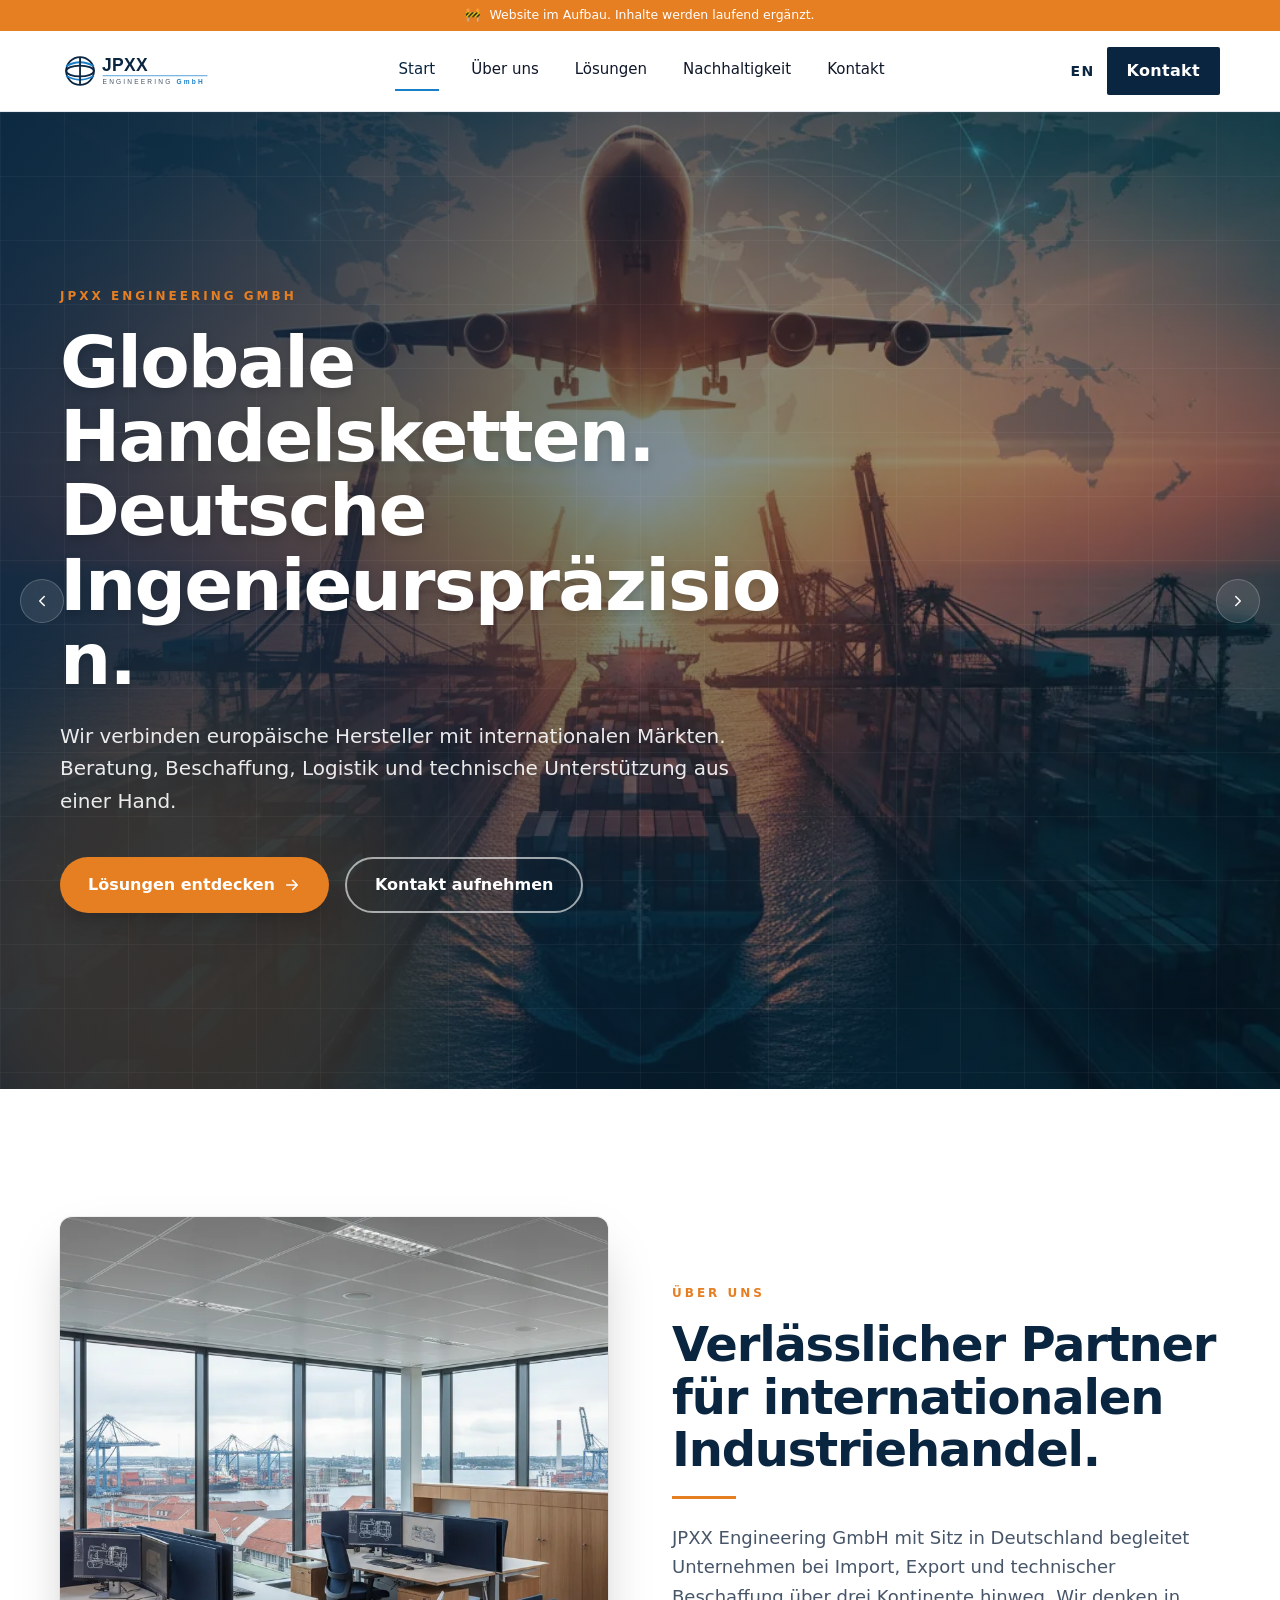
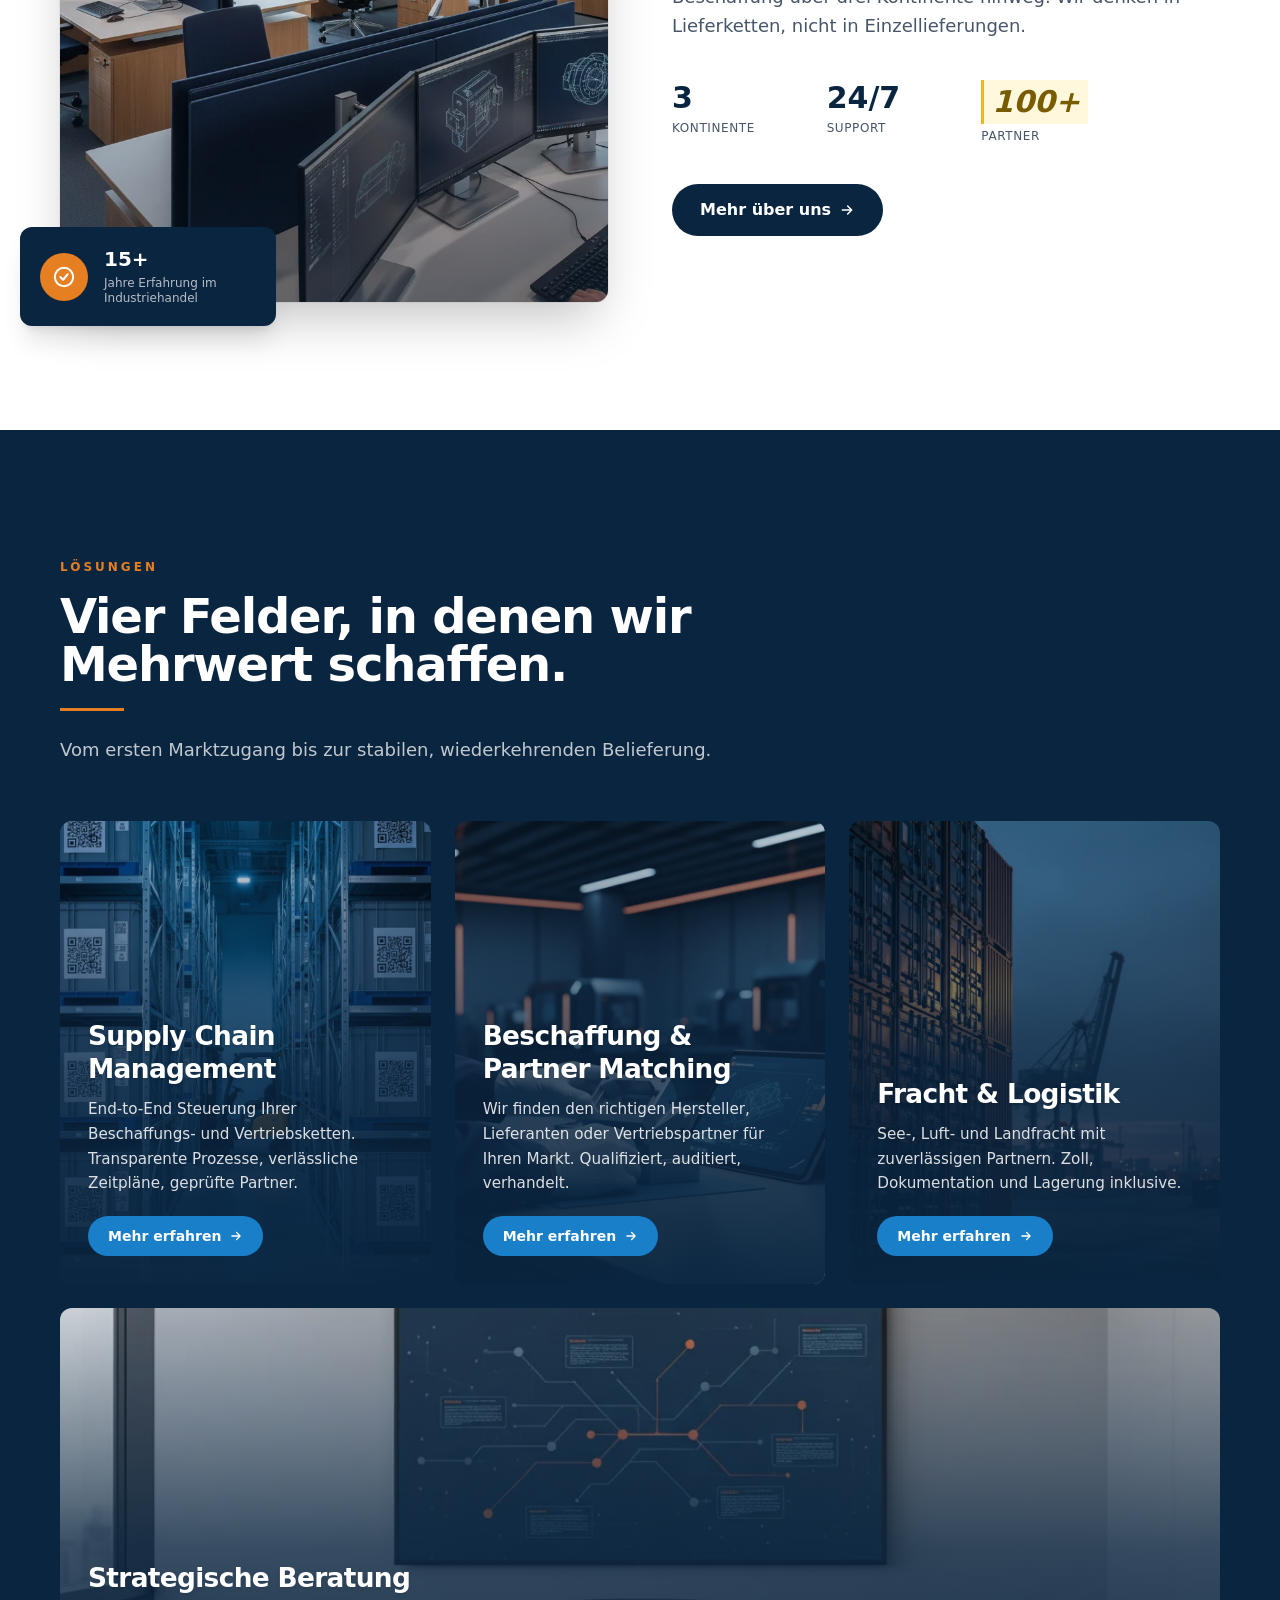
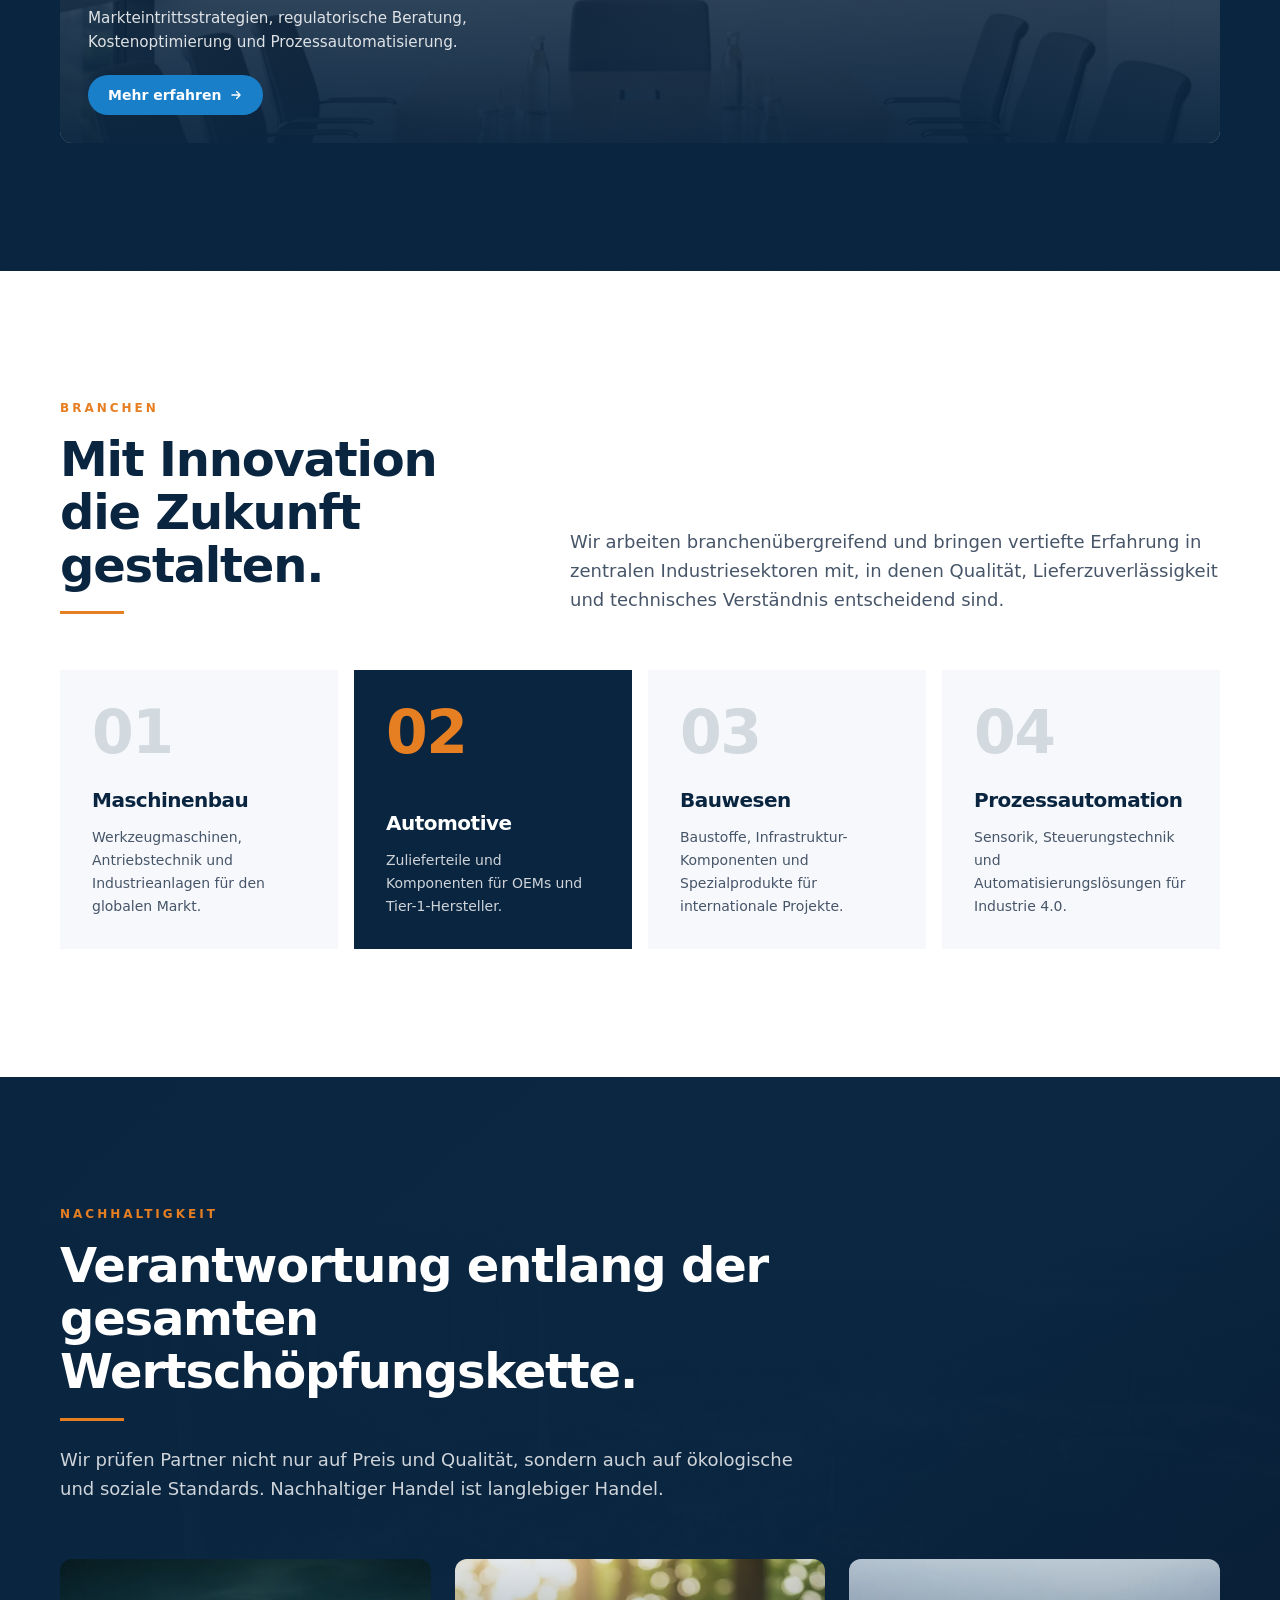
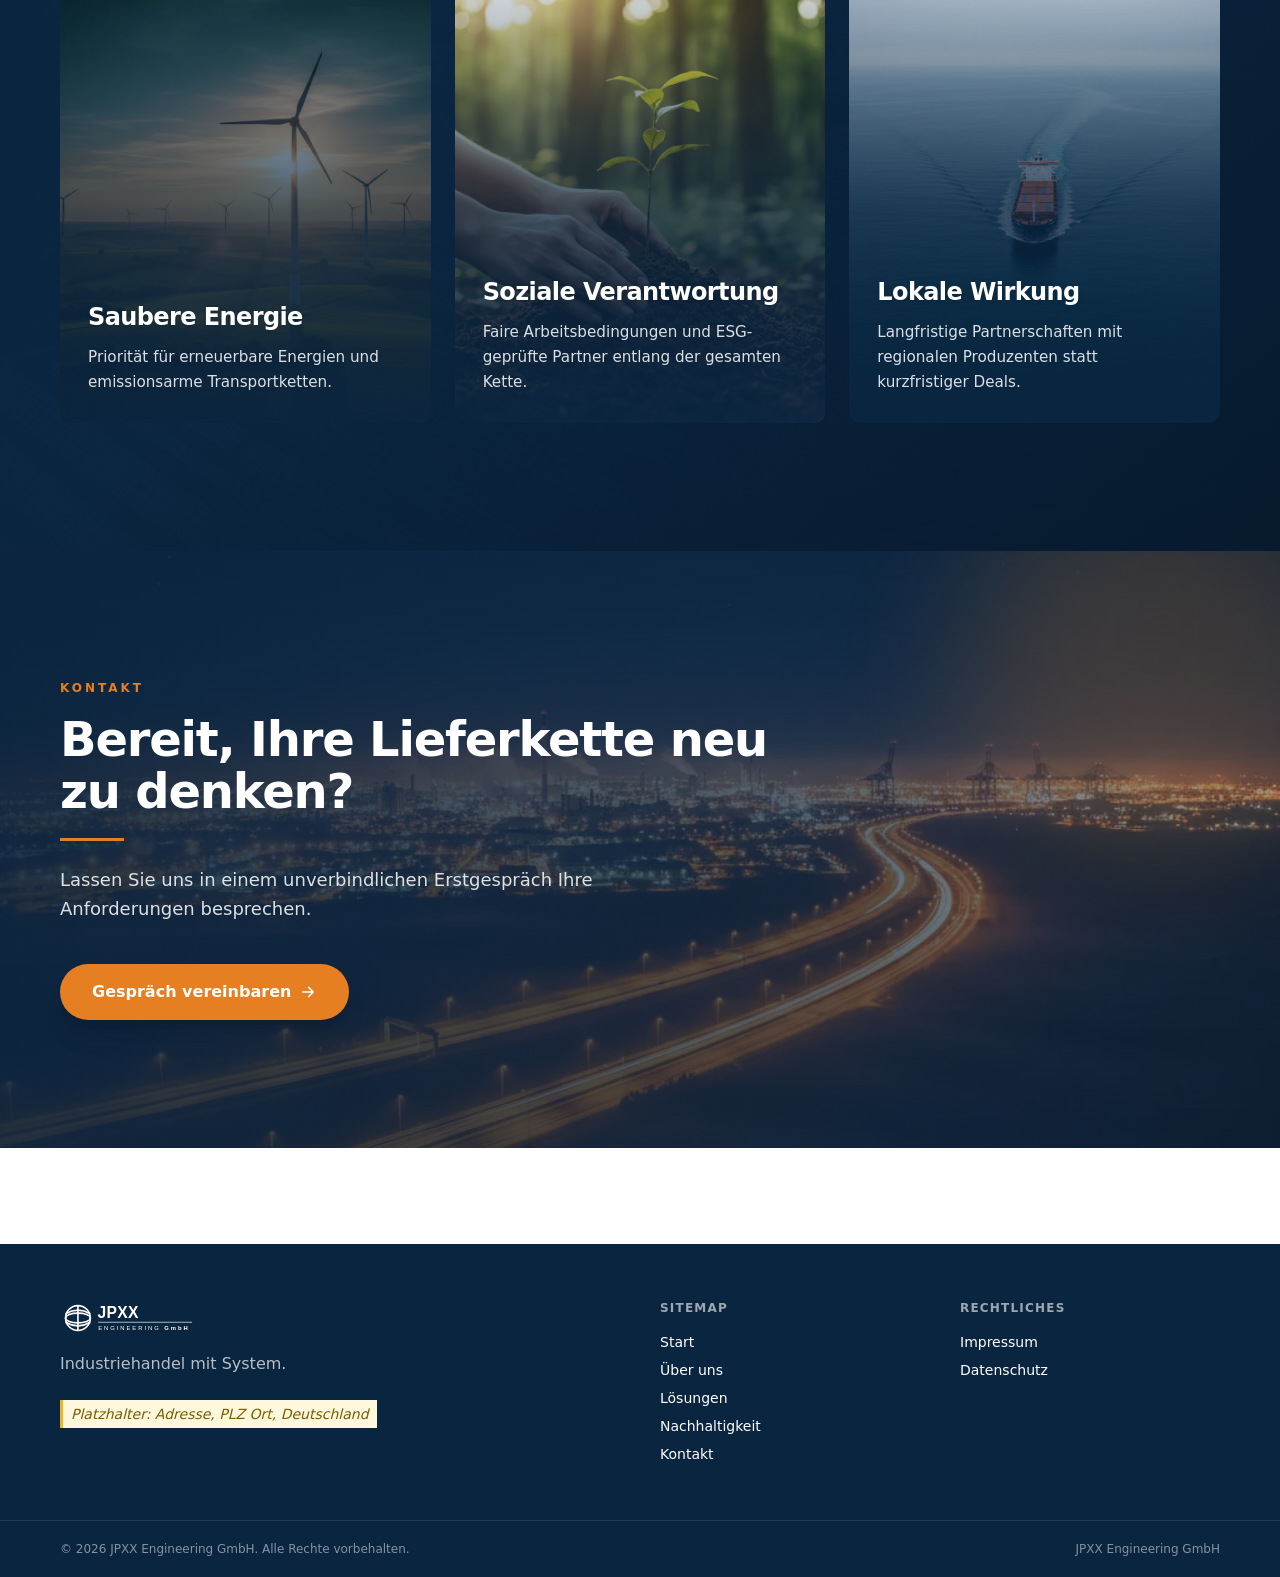
<file: index.html>
<!DOCTYPE html><html lang="de"><head><meta charset="utf-8"><meta name="viewport" content="width=device-width, initial-scale=1"><meta name="generator" content="Astro v7.4.0"><link rel="icon" type="image/svg+xml" href="/favicon.svg"><title>Start | JPXX Engineering GmbH</title><meta name="description" content="JPXX Engineering GmbH — Internationaler Industriehandel, Beschaffung, Logistik und Beratung."><link rel="alternate" hreflang="de" href="https://jpxx.de/de"><link rel="alternate" hreflang="en" href="https://jpxx.de/en"><link rel="alternate" hreflang="x-default" href="https://jpxx.de/de"><meta property="og:title" content="Start | JPXX Engineering GmbH"><meta property="og:description" content="JPXX Engineering GmbH — Internationaler Industriehandel, Beschaffung, Logistik und Beratung."><meta property="og:type" content="website"><meta property="og:url" content="https://jpxx.de/"><link rel="stylesheet" href="/_astro/Base.Co9QmLV5.css"></head><body><a href="#main" class="sr-only focus:not-sr-only focus:absolute focus:top-2 focus:left-2 focus:z-50 focus:bg-white focus:px-4 focus:py-2 focus:ring">Skip to content</a><header class="fixed top-0 inset-x-0 z-40 bg-white/95 backdrop-blur border-b border-[var(--color-rule)]"><div class="bg-[var(--color-brand-orange)] text-white text-[0.78rem] font-medium"><div class="container-wide py-1.5 flex items-center justify-center gap-2 text-center"><span aria-hidden="true">🚧</span><span>Website im Aufbau. Inhalte werden laufend ergänzt.</span></div></div><div class="container-wide flex items-center justify-between h-20"><a href="/de" class="flex items-center" aria-label="JPXX Engineering GmbH"><img src="/logo.svg" alt="JPXX Engineering GmbH" class="h-10 w-auto"></a><nav class="hidden md:flex items-center gap-7" aria-label="Primary"><a href="/de" class="nav-link is-active">Start</a><a href="/de/ueber-uns" class="nav-link ">Über uns</a><a href="/de/loesungen" class="nav-link ">Lösungen</a><a href="/de/nachhaltigkeit" class="nav-link ">Nachhaltigkeit</a><a href="/de/kontakt" class="nav-link ">Kontakt</a></nav><div class="flex items-center gap-3"><a href="/en" class="text-sm font-semibold uppercase tracking-widest text-[var(--color-brand-navy)] hover:text-[var(--color-brand-blue)]" aria-label="Switch to EN">EN</a><a href="/de/kontakt" class="btn btn-primary hidden sm:inline-flex">Kontakt</a></div></div><!-- mobile nav --><nav class="md:hidden border-t border-[var(--color-rule)] overflow-x-auto" aria-label="Mobile primary"><div class="container-wide flex items-center gap-4 py-2"><a href="/de" class="nav-link whitespace-nowrap is-active">Start</a><a href="/de/ueber-uns" class="nav-link whitespace-nowrap ">Über uns</a><a href="/de/loesungen" class="nav-link whitespace-nowrap ">Lösungen</a><a href="/de/nachhaltigkeit" class="nav-link whitespace-nowrap ">Nachhaltigkeit</a><a href="/de/kontakt" class="nav-link whitespace-nowrap ">Kontakt</a></div></nav></header><main id="main" class="pt-[7rem]"><section class="relative overflow-hidden text-white"><img src="/img/hero-wide.webp" alt="" loading="eager" fetchpriority="high" class="absolute inset-0 w-full h-full object-cover"><!-- Darken + warm vignette for text legibility --><div class="absolute inset-0 bg-[linear-gradient(100deg,rgba(10,37,64,0.88)_0%,rgba(10,37,64,0.55)_45%,rgba(10,37,64,0.25)_100%)]" aria-hidden="true"></div><!-- Subtle grid overlay (world-network vibe) --><div class="absolute inset-0 opacity-[0.08] mix-blend-screen" aria-hidden="true" style="background-image: linear-gradient(to right, rgba(255,255,255,.5) 1px, transparent 1px), linear-gradient(to bottom, rgba(255,255,255,.5) 1px, transparent 1px); background-size: 64px 64px;"></div><!-- Orange glow accent --><div class="absolute -bottom-32 -left-20 w-[520px] h-[520px] rounded-full bg-[var(--color-brand-orange)] opacity-20 blur-3xl" aria-hidden="true"></div><div class="container-wide relative py-24 md:py-36 lg:py-44 min-h-[85vh] flex items-center"><div class="max-w-3xl w-full min-w-0"><p class="eyebrow-orange text-xs md:text-sm">JPXX Engineering GmbH</p><h1 class="font-display mt-5 text-[1.75rem] xs:text-3xl sm:text-5xl md:text-6xl lg:text-7xl leading-[1.1] md:leading-[1.03] font-bold tracking-tight drop-shadow-lg" style="hyphens: auto; -webkit-hyphens: auto; overflow-wrap: break-word; word-break: normal;">Globale Handelsketten. Deutsche Ingenieurspräzision.</h1><p class="mt-6 text-base sm:text-lg md:text-xl text-white/90 max-w-2xl leading-relaxed">Wir verbinden europäische Hersteller mit internationalen Märkten. Beratung, Beschaffung, Logistik und technische Unterstützung aus einer Hand.</p><div class="mt-8 md:mt-10 flex flex-wrap gap-3 md:gap-4"><a href="/de/loesungen" class="inline-flex items-center gap-2 rounded-full bg-[var(--color-brand-orange)] hover:bg-[#d26812] text-white px-7 py-3.5 font-semibold shadow-xl shadow-[var(--color-brand-orange)]/30 transition">Lösungen entdecken<svg width="18" height="18" viewBox="0 0 24 24" fill="none" aria-hidden="true"><path d="M5 12h14M13 6l6 6-6 6" stroke="currentColor" stroke-width="2.2" stroke-linecap="round" stroke-linejoin="round"></path></svg></a><a href="/de/kontakt" class="inline-flex items-center gap-2 rounded-full border-2 border-white/60 hover:border-white hover:bg-white/10 text-white px-7 py-3.5 font-semibold transition">Kontakt aufnehmen</a></div></div></div><!-- Carousel-style side arrows (visual flair only) --><button aria-label="prev" class="hidden md:flex absolute left-5 top-1/2 -translate-y-1/2 w-11 h-11 items-center justify-center rounded-full bg-white/10 hover:bg-white/20 backdrop-blur border border-white/20 text-white transition"><svg width="18" height="18" viewBox="0 0 24 24" fill="none"><path d="M15 6l-6 6 6 6" stroke="currentColor" stroke-width="2" stroke-linecap="round" stroke-linejoin="round"></path></svg></button><button aria-label="next" class="hidden md:flex absolute right-5 top-1/2 -translate-y-1/2 w-11 h-11 items-center justify-center rounded-full bg-white/10 hover:bg-white/20 backdrop-blur border border-white/20 text-white transition"><svg width="18" height="18" viewBox="0 0 24 24" fill="none"><path d="M9 6l6 6-6 6" stroke="currentColor" stroke-width="2" stroke-linecap="round" stroke-linejoin="round"></path></svg></button></section><section class="py-24 md:py-32 bg-white relative overflow-hidden"><div class="container-wide grid md:grid-cols-12 gap-16 items-center"><div class="md:col-span-6 relative"><div class="relative aspect-[4/5] overflow-hidden rounded-xl shadow-2xl ring-1 ring-black/5"><img src="/img/about-team.webp" alt="" loading="lazy" class="absolute inset-0 w-full h-full object-cover"><div class="absolute inset-0 bg-gradient-to-t from-[var(--color-brand-navy)]/40 via-transparent to-transparent" aria-hidden="true"></div></div><!-- Floating chip overlapping bottom-left of image, TIMAN-style --><div class="hidden md:flex absolute -bottom-6 -left-6 lg:-left-10 w-64 bg-[var(--color-brand-navy)] text-white rounded-xl shadow-xl p-5 items-center gap-4"><div class="w-12 h-12 rounded-full bg-[var(--color-brand-orange)] flex items-center justify-center shrink-0"><svg width="22" height="22" viewBox="0 0 24 24" fill="none"><path d="M12 2a10 10 0 100 20 10 10 0 000-20zM8 12l3 3 5-6" stroke="white" stroke-width="2.2" stroke-linecap="round" stroke-linejoin="round"></path></svg></div><div><div class="text-xl font-bold leading-tight">15+</div><div class="text-xs text-white/70 leading-tight mt-1">Jahre Erfahrung im Industriehandel</div></div></div></div><div class="md:col-span-6"><p class="eyebrow-orange">Über uns</p><h2 class="font-display mt-4 text-3xl md:text-5xl font-bold tracking-tight leading-[1.1] text-[var(--color-brand-navy)]">Verlässlicher Partner für internationalen Industriehandel.</h2><div class="mt-5 h-[3px] w-16 bg-[var(--color-brand-orange)]"></div><p class="mt-6 text-lg text-[var(--color-ink-soft)] leading-relaxed">JPXX Engineering GmbH mit Sitz in Deutschland begleitet Unternehmen bei Import, Export und technischer Beschaffung über drei Kontinente hinweg. Wir denken in Lieferketten, nicht in Einzellieferungen.</p><div class="mt-10 grid grid-cols-3 gap-4 max-w-md"><div><div class="text-3xl font-bold text-[var(--color-brand-navy)]">3</div><div class="text-xs text-[var(--color-ink-soft)] mt-1 uppercase tracking-wider">Kontinente</div></div><div><div class="text-3xl font-bold text-[var(--color-brand-navy)]">24/7</div><div class="text-xs text-[var(--color-ink-soft)] mt-1 uppercase tracking-wider">Support</div></div><div><div class="text-3xl font-bold text-[var(--color-brand-navy)]"><span class="placeholder">100+</span></div><div class="text-xs text-[var(--color-ink-soft)] mt-1 uppercase tracking-wider">Partner</div></div></div><a href="/de/ueber-uns" class="mt-10 inline-flex items-center gap-2 rounded-full bg-[var(--color-brand-navy)] hover:bg-[#133a5f] text-white px-7 py-3.5 font-semibold transition">Mehr über uns<svg width="16" height="16" viewBox="0 0 24 24" fill="none"><path d="M5 12h14M13 6l6 6-6 6" stroke="currentColor" stroke-width="2.2" stroke-linecap="round" stroke-linejoin="round"></path></svg></a></div></div></section><section class="py-24 md:py-32 bg-[var(--color-brand-navy)] text-white relative overflow-hidden"><!-- subtle diagonal highlight --><div class="absolute inset-0 opacity-[0.05]" aria-hidden="true" style="background-image: linear-gradient(135deg, white 1px, transparent 1px); background-size: 48px 48px;"></div><div class="container-wide relative"><p class="eyebrow-orange">Lösungen</p><h2 class="font-display mt-4 text-3xl md:text-5xl font-bold tracking-tight max-w-3xl">Vier Felder, in denen wir Mehrwert schaffen.</h2><div class="mt-5 h-[3px] w-16 bg-[var(--color-brand-orange)]"></div><p class="mt-6 text-white/75 text-lg max-w-2xl leading-relaxed">Vom ersten Marktzugang bis zur stabilen, wiederkehrenden Belieferung.</p><div class="mt-14 grid gap-6 sm:grid-cols-2 lg:grid-cols-3 xl:grid-cols-3"><article class="group relative overflow-hidden rounded-xl aspect-[4/5] isolate transition-transform hover:-translate-y-1 "><img src="/img/solutions-supply.webp" alt="" loading="lazy" class="absolute inset-0 w-full h-full object-cover transition-transform duration-700 group-hover:scale-110"><!-- navy gradient overlay --><div class="absolute inset-0 bg-[linear-gradient(180deg,rgba(10,37,64,0.15)_0%,rgba(10,37,64,0.75)_55%,rgba(10,37,64,0.95)_100%)]" aria-hidden="true"></div><div class="absolute inset-0 p-7 flex flex-col justify-end"><h3 class="font-display text-2xl md:text-[1.65rem] font-bold leading-tight tracking-tight drop-shadow">Supply Chain Management</h3><p class="mt-3 text-white/85 text-[0.95rem] leading-relaxed max-w-md">End-to-End Steuerung Ihrer Beschaffungs- und Vertriebsketten. Transparente Prozesse, verlässliche Zeitpläne, geprüfte Partner.</p><a href="/de/loesungen" class="mt-5 inline-flex self-start items-center gap-2 rounded-full bg-[var(--color-brand-blue)] hover:bg-[#166cae] text-white text-sm font-semibold px-5 py-2.5 transition">Mehr erfahren<svg width="14" height="14" viewBox="0 0 24 24" fill="none"><path d="M5 12h14M13 6l6 6-6 6" stroke="currentColor" stroke-width="2.2" stroke-linecap="round" stroke-linejoin="round"></path></svg></a></div></article><article class="group relative overflow-hidden rounded-xl aspect-[4/5] isolate transition-transform hover:-translate-y-1 "><img src="/img/solutions-sourcing.webp" alt="" loading="lazy" class="absolute inset-0 w-full h-full object-cover transition-transform duration-700 group-hover:scale-110"><!-- navy gradient overlay --><div class="absolute inset-0 bg-[linear-gradient(180deg,rgba(10,37,64,0.15)_0%,rgba(10,37,64,0.75)_55%,rgba(10,37,64,0.95)_100%)]" aria-hidden="true"></div><div class="absolute inset-0 p-7 flex flex-col justify-end"><h3 class="font-display text-2xl md:text-[1.65rem] font-bold leading-tight tracking-tight drop-shadow">Beschaffung &amp; Partner Matching</h3><p class="mt-3 text-white/85 text-[0.95rem] leading-relaxed max-w-md">Wir finden den richtigen Hersteller, Lieferanten oder Vertriebspartner für Ihren Markt. Qualifiziert, auditiert, verhandelt.</p><a href="/de/loesungen" class="mt-5 inline-flex self-start items-center gap-2 rounded-full bg-[var(--color-brand-blue)] hover:bg-[#166cae] text-white text-sm font-semibold px-5 py-2.5 transition">Mehr erfahren<svg width="14" height="14" viewBox="0 0 24 24" fill="none"><path d="M5 12h14M13 6l6 6-6 6" stroke="currentColor" stroke-width="2.2" stroke-linecap="round" stroke-linejoin="round"></path></svg></a></div></article><article class="group relative overflow-hidden rounded-xl aspect-[4/5] isolate transition-transform hover:-translate-y-1 "><img src="/img/solutions-logistics.webp" alt="" loading="lazy" class="absolute inset-0 w-full h-full object-cover transition-transform duration-700 group-hover:scale-110"><!-- navy gradient overlay --><div class="absolute inset-0 bg-[linear-gradient(180deg,rgba(10,37,64,0.15)_0%,rgba(10,37,64,0.75)_55%,rgba(10,37,64,0.95)_100%)]" aria-hidden="true"></div><div class="absolute inset-0 p-7 flex flex-col justify-end"><h3 class="font-display text-2xl md:text-[1.65rem] font-bold leading-tight tracking-tight drop-shadow">Fracht &amp; Logistik</h3><p class="mt-3 text-white/85 text-[0.95rem] leading-relaxed max-w-md">See-, Luft- und Landfracht mit zuverlässigen Partnern. Zoll, Dokumentation und Lagerung inklusive.</p><a href="/de/loesungen" class="mt-5 inline-flex self-start items-center gap-2 rounded-full bg-[var(--color-brand-blue)] hover:bg-[#166cae] text-white text-sm font-semibold px-5 py-2.5 transition">Mehr erfahren<svg width="14" height="14" viewBox="0 0 24 24" fill="none"><path d="M5 12h14M13 6l6 6-6 6" stroke="currentColor" stroke-width="2.2" stroke-linecap="round" stroke-linejoin="round"></path></svg></a></div></article><article class="group relative overflow-hidden rounded-xl aspect-[4/5] isolate transition-transform hover:-translate-y-1 lg:col-span-3 lg:aspect-[16/6]"><img src="/img/solutions-consulting.webp" alt="" loading="lazy" class="absolute inset-0 w-full h-full object-cover transition-transform duration-700 group-hover:scale-110"><!-- navy gradient overlay --><div class="absolute inset-0 bg-[linear-gradient(180deg,rgba(10,37,64,0.15)_0%,rgba(10,37,64,0.75)_55%,rgba(10,37,64,0.95)_100%)]" aria-hidden="true"></div><div class="absolute inset-0 p-7 flex flex-col justify-end"><h3 class="font-display text-2xl md:text-[1.65rem] font-bold leading-tight tracking-tight drop-shadow">Strategische Beratung</h3><p class="mt-3 text-white/85 text-[0.95rem] leading-relaxed max-w-md">Markteintrittsstrategien, regulatorische Beratung, Kostenoptimierung und Prozessautomatisierung.</p><a href="/de/loesungen" class="mt-5 inline-flex self-start items-center gap-2 rounded-full bg-[var(--color-brand-blue)] hover:bg-[#166cae] text-white text-sm font-semibold px-5 py-2.5 transition">Mehr erfahren<svg width="14" height="14" viewBox="0 0 24 24" fill="none"><path d="M5 12h14M13 6l6 6-6 6" stroke="currentColor" stroke-width="2.2" stroke-linecap="round" stroke-linejoin="round"></path></svg></a></div></article></div></div></section><section class="py-24 md:py-32 bg-white relative overflow-hidden"><div class="container-wide"><div class="grid lg:grid-cols-12 gap-12 lg:gap-16 items-end"><div class="lg:col-span-5"><p class="eyebrow-orange">Branchen</p><h2 class="font-display mt-4 text-3xl md:text-4xl lg:text-5xl font-bold tracking-tight leading-[1.1] text-[var(--color-brand-navy)]">Mit Innovation die Zukunft gestalten.</h2><div class="mt-5 h-[3px] w-16 bg-[var(--color-brand-orange)]"></div></div><div class="lg:col-span-7"><p class="text-lg text-[var(--color-ink-soft)] leading-relaxed">Wir arbeiten branchenübergreifend und bringen vertiefte Erfahrung in zentralen Industriesektoren mit, in denen Qualität, Lieferzuverlässigkeit und technisches Verständnis entscheidend sind.</p></div></div><div class="mt-14 grid gap-4 sm:grid-cols-2 lg:grid-cols-4"><article class="group relative p-7 md:p-8 min-h-[220px] flex flex-col justify-between overflow-hidden transition-colors bg-[var(--color-paper-soft)] text-[var(--color-brand-navy)] hover:bg-[var(--color-brand-navy)] hover:text-white"><div class="font-display text-5xl md:text-6xl font-bold tracking-tight leading-none text-[var(--color-brand-navy)]/15 group-hover:text-[var(--color-brand-orange)] transition-colors">01</div><div class="mt-6"><h3 class="font-display text-xl font-bold tracking-tight">Maschinenbau</h3><p class="mt-3 text-sm leading-relaxed text-[var(--color-ink-soft)] group-hover:text-white/85 transition-colors">Werkzeugmaschinen, Antriebstechnik und Industrieanlagen für den globalen Markt.</p></div></article><article class="group relative p-7 md:p-8 min-h-[220px] flex flex-col justify-between overflow-hidden transition-colors bg-[var(--color-brand-navy)] text-white"><div class="font-display text-5xl md:text-6xl font-bold tracking-tight leading-none text-[var(--color-brand-orange)] transition-colors">02</div><div class="mt-6"><h3 class="font-display text-xl font-bold tracking-tight">Automotive</h3><p class="mt-3 text-sm leading-relaxed text-white/80 transition-colors">Zulieferteile und Komponenten für OEMs und Tier-1-Hersteller.</p></div></article><article class="group relative p-7 md:p-8 min-h-[220px] flex flex-col justify-between overflow-hidden transition-colors bg-[var(--color-paper-soft)] text-[var(--color-brand-navy)] hover:bg-[var(--color-brand-navy)] hover:text-white"><div class="font-display text-5xl md:text-6xl font-bold tracking-tight leading-none text-[var(--color-brand-navy)]/15 group-hover:text-[var(--color-brand-orange)] transition-colors">03</div><div class="mt-6"><h3 class="font-display text-xl font-bold tracking-tight">Bauwesen</h3><p class="mt-3 text-sm leading-relaxed text-[var(--color-ink-soft)] group-hover:text-white/85 transition-colors">Baustoffe, Infrastruktur-Komponenten und Spezialprodukte für internationale Projekte.</p></div></article><article class="group relative p-7 md:p-8 min-h-[220px] flex flex-col justify-between overflow-hidden transition-colors bg-[var(--color-paper-soft)] text-[var(--color-brand-navy)] hover:bg-[var(--color-brand-navy)] hover:text-white"><div class="font-display text-5xl md:text-6xl font-bold tracking-tight leading-none text-[var(--color-brand-navy)]/15 group-hover:text-[var(--color-brand-orange)] transition-colors">04</div><div class="mt-6"><h3 class="font-display text-xl font-bold tracking-tight">Prozessautomation</h3><p class="mt-3 text-sm leading-relaxed text-[var(--color-ink-soft)] group-hover:text-white/85 transition-colors">Sensorik, Steuerungstechnik und Automatisierungslösungen für Industrie 4.0.</p></div></article></div></div></section><section class="relative py-24 md:py-32 bg-[var(--color-brand-navy)] text-white overflow-hidden"><img src="/img/sustain-bg.webp" alt="" loading="lazy" class="absolute inset-0 w-full h-full object-cover opacity-15" aria-hidden="true"><div class="absolute inset-0 bg-gradient-to-br from-[var(--color-brand-navy)] via-[var(--color-brand-navy)]/90 to-[#071a2e]" aria-hidden="true"></div><div class="container-wide relative"><div class="max-w-3xl"><p class="eyebrow-orange">Nachhaltigkeit</p><h2 class="font-display mt-4 text-3xl md:text-5xl font-bold tracking-tight leading-[1.1]">Verantwortung entlang der gesamten Wertschöpfungskette.</h2><div class="mt-5 h-[3px] w-16 bg-[var(--color-brand-orange)]"></div><p class="mt-6 text-white/80 text-lg leading-relaxed">Wir prüfen Partner nicht nur auf Preis und Qualität, sondern auch auf ökologische und soziale Standards. Nachhaltiger Handel ist langlebiger Handel.</p></div><div class="mt-14 grid gap-6 md:grid-cols-3"><article class="group relative aspect-[4/5] overflow-hidden rounded-xl isolate transition-transform hover:-translate-y-1"><img src="/img/sustain-card-1.webp" alt="" loading="lazy" class="absolute inset-0 w-full h-full object-cover transition-transform duration-700 group-hover:scale-110"><div class="absolute inset-0 bg-[linear-gradient(180deg,rgba(10,37,64,0.1)_0%,rgba(10,37,64,0.75)_55%,rgba(10,37,64,0.95)_100%)]" aria-hidden="true"></div><div class="absolute inset-0 p-7 flex flex-col justify-end"><h3 class="font-display text-2xl font-bold tracking-tight drop-shadow">Saubere Energie</h3><p class="mt-3 text-white/85 text-[0.95rem] leading-relaxed">Priorität für erneuerbare Energien und emissionsarme Transportketten.</p></div></article><article class="group relative aspect-[4/5] overflow-hidden rounded-xl isolate transition-transform hover:-translate-y-1"><img src="/img/sustain-card-2.webp" alt="" loading="lazy" class="absolute inset-0 w-full h-full object-cover transition-transform duration-700 group-hover:scale-110"><div class="absolute inset-0 bg-[linear-gradient(180deg,rgba(10,37,64,0.1)_0%,rgba(10,37,64,0.75)_55%,rgba(10,37,64,0.95)_100%)]" aria-hidden="true"></div><div class="absolute inset-0 p-7 flex flex-col justify-end"><h3 class="font-display text-2xl font-bold tracking-tight drop-shadow">Soziale Verantwortung</h3><p class="mt-3 text-white/85 text-[0.95rem] leading-relaxed">Faire Arbeitsbedingungen und ESG-geprüfte Partner entlang der gesamten Kette.</p></div></article><article class="group relative aspect-[4/5] overflow-hidden rounded-xl isolate transition-transform hover:-translate-y-1"><img src="/img/sustain-card-3.webp" alt="" loading="lazy" class="absolute inset-0 w-full h-full object-cover transition-transform duration-700 group-hover:scale-110"><div class="absolute inset-0 bg-[linear-gradient(180deg,rgba(10,37,64,0.1)_0%,rgba(10,37,64,0.75)_55%,rgba(10,37,64,0.95)_100%)]" aria-hidden="true"></div><div class="absolute inset-0 p-7 flex flex-col justify-end"><h3 class="font-display text-2xl font-bold tracking-tight drop-shadow">Lokale Wirkung</h3><p class="mt-3 text-white/85 text-[0.95rem] leading-relaxed">Langfristige Partnerschaften mit regionalen Produzenten statt kurzfristiger Deals.</p></div></article></div></div></section><section class="relative overflow-hidden text-white"><img src="/img/cta-banner.webp" alt="" loading="lazy" class="absolute inset-0 w-full h-full object-cover"><div class="absolute inset-0 bg-[linear-gradient(90deg,rgba(10,37,64,0.9)_0%,rgba(10,37,64,0.65)_70%,rgba(10,37,64,0.4)_100%)]" aria-hidden="true"></div><div class="absolute -top-20 -right-20 w-[400px] h-[400px] rounded-full bg-[var(--color-brand-orange)] opacity-20 blur-3xl" aria-hidden="true"></div><div class="container-wide relative py-24 md:py-32"><div class="max-w-3xl"><p class="eyebrow-orange">Kontakt</p><h2 class="font-display mt-4 text-3xl md:text-5xl font-bold tracking-tight leading-[1.1]">Bereit, Ihre Lieferkette neu zu denken?</h2><div class="mt-5 h-[3px] w-16 bg-[var(--color-brand-orange)]"></div><p class="mt-6 text-white/85 text-lg leading-relaxed max-w-2xl">Lassen Sie uns in einem unverbindlichen Erstgespräch Ihre Anforderungen besprechen.</p><a href="/de/kontakt" class="mt-10 inline-flex items-center gap-2 rounded-full bg-[var(--color-brand-orange)] hover:bg-[#d26812] text-white px-8 py-4 font-semibold text-base shadow-xl shadow-[var(--color-brand-orange)]/30 transition">Gespräch vereinbaren<svg width="18" height="18" viewBox="0 0 24 24" fill="none"><path d="M5 12h14M13 6l6 6-6 6" stroke="currentColor" stroke-width="2.2" stroke-linecap="round" stroke-linejoin="round"></path></svg></a></div></div></section></main><footer class="mt-24 bg-[var(--color-brand-navy)] text-white"><div class="container-wide py-14 grid gap-10 md:grid-cols-4"><div class="md:col-span-2"><div class="flex items-center gap-3 mb-4"><img src="/logo.svg" alt="JPXX Engineering GmbH" class="h-9 w-auto brightness-0 invert"></div><p class="text-white/70 max-w-md">Industriehandel mit System.</p><p class="text-white/50 text-sm mt-6"><span class="placeholder">Platzhalter: Adresse, PLZ Ort, Deutschland</span></p></div><div><h4 class="font-semibold uppercase tracking-widest text-xs text-white/60 mb-4">Sitemap</h4><ul class="space-y-2 text-sm"><li><a class="hover:text-[var(--color-brand-blue)]" href="/de">Start</a></li><li><a class="hover:text-[var(--color-brand-blue)]" href="/de/ueber-uns">Über uns</a></li><li><a class="hover:text-[var(--color-brand-blue)]" href="/de/loesungen">Lösungen</a></li><li><a class="hover:text-[var(--color-brand-blue)]" href="/de/nachhaltigkeit">Nachhaltigkeit</a></li><li><a class="hover:text-[var(--color-brand-blue)]" href="/de/kontakt">Kontakt</a></li></ul></div><div><h4 class="font-semibold uppercase tracking-widest text-xs text-white/60 mb-4">Rechtliches</h4><ul class="space-y-2 text-sm"><li><a class="hover:text-[var(--color-brand-blue)]" href="/de/impressum">Impressum</a></li><li><a class="hover:text-[var(--color-brand-blue)]" href="/de/datenschutz">Datenschutz</a></li></ul></div></div><div class="border-t border-white/10"><div class="container-wide py-5 text-xs text-white/50 flex flex-wrap gap-4 justify-between"><span>© 2026 JPXX Engineering GmbH. Alle Rechte vorbehalten.</span><span>JPXX Engineering GmbH</span></div></div></footer></body></html>
</file>
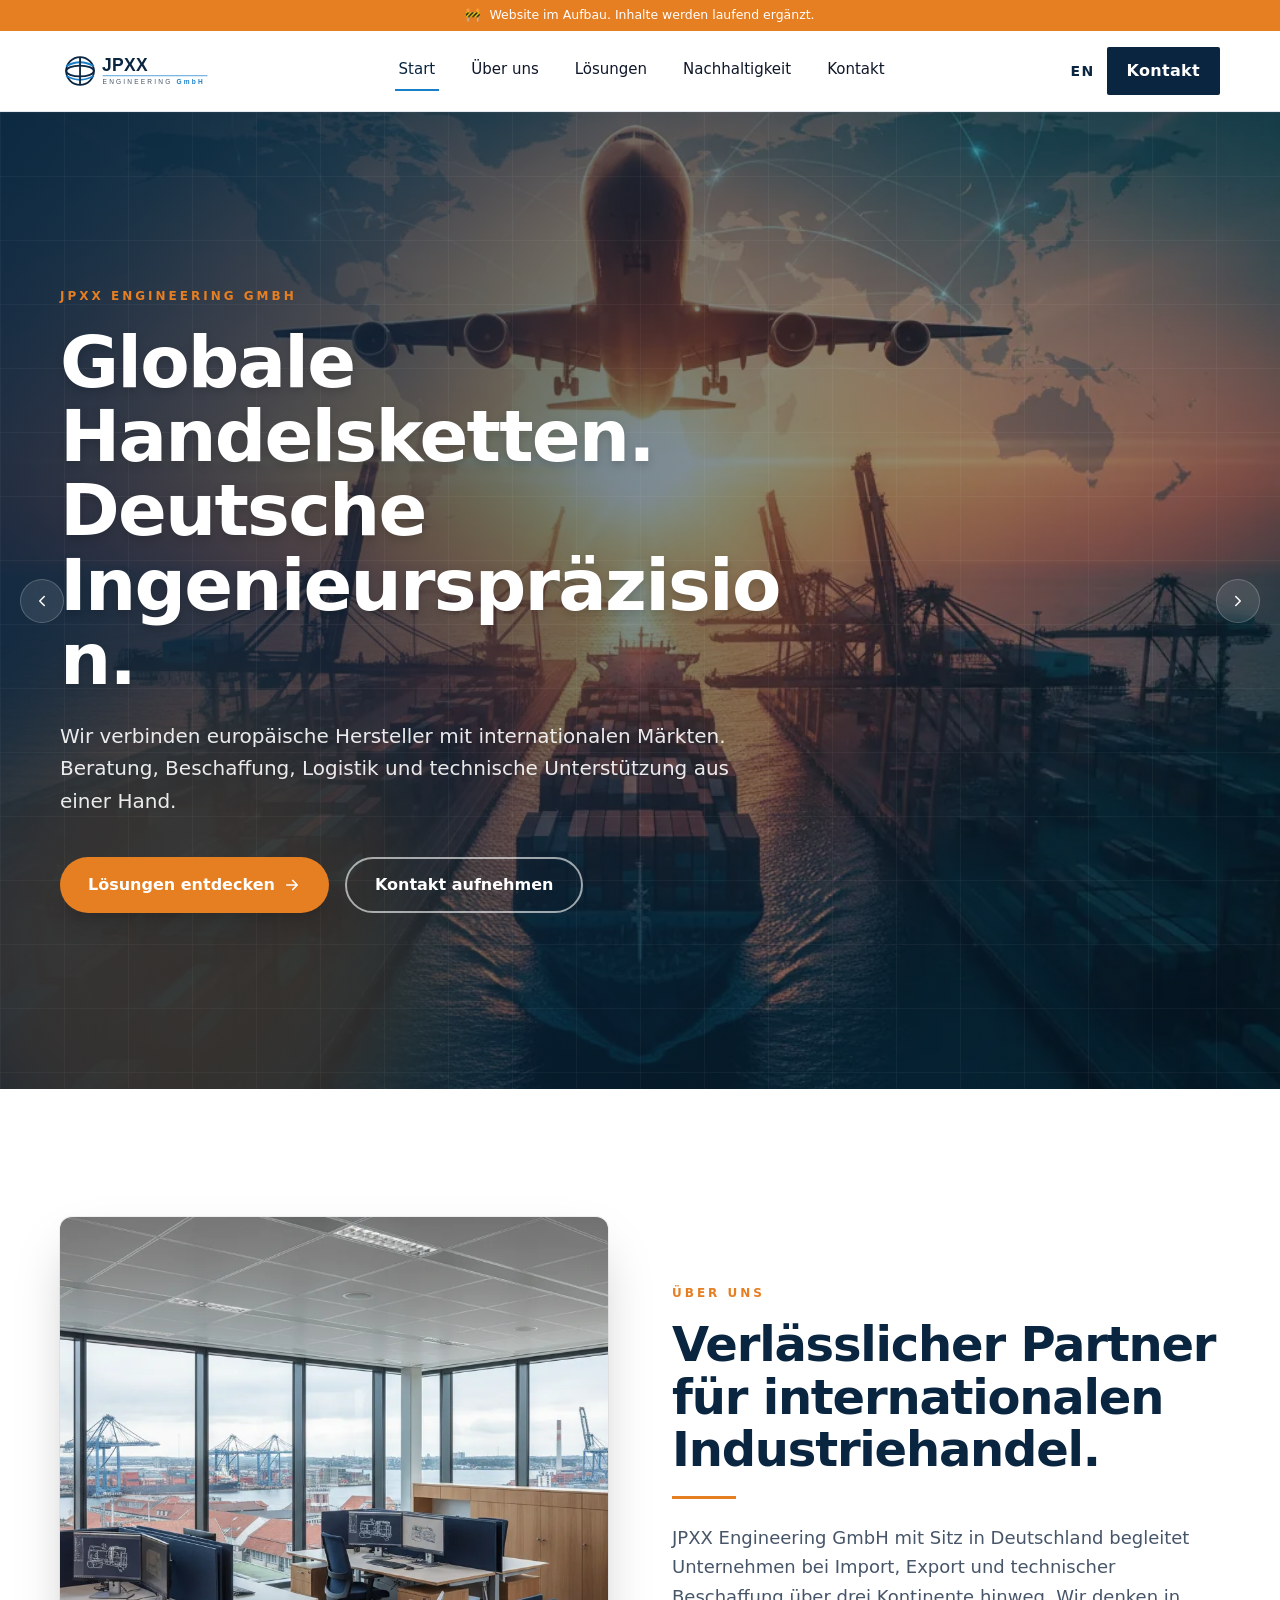
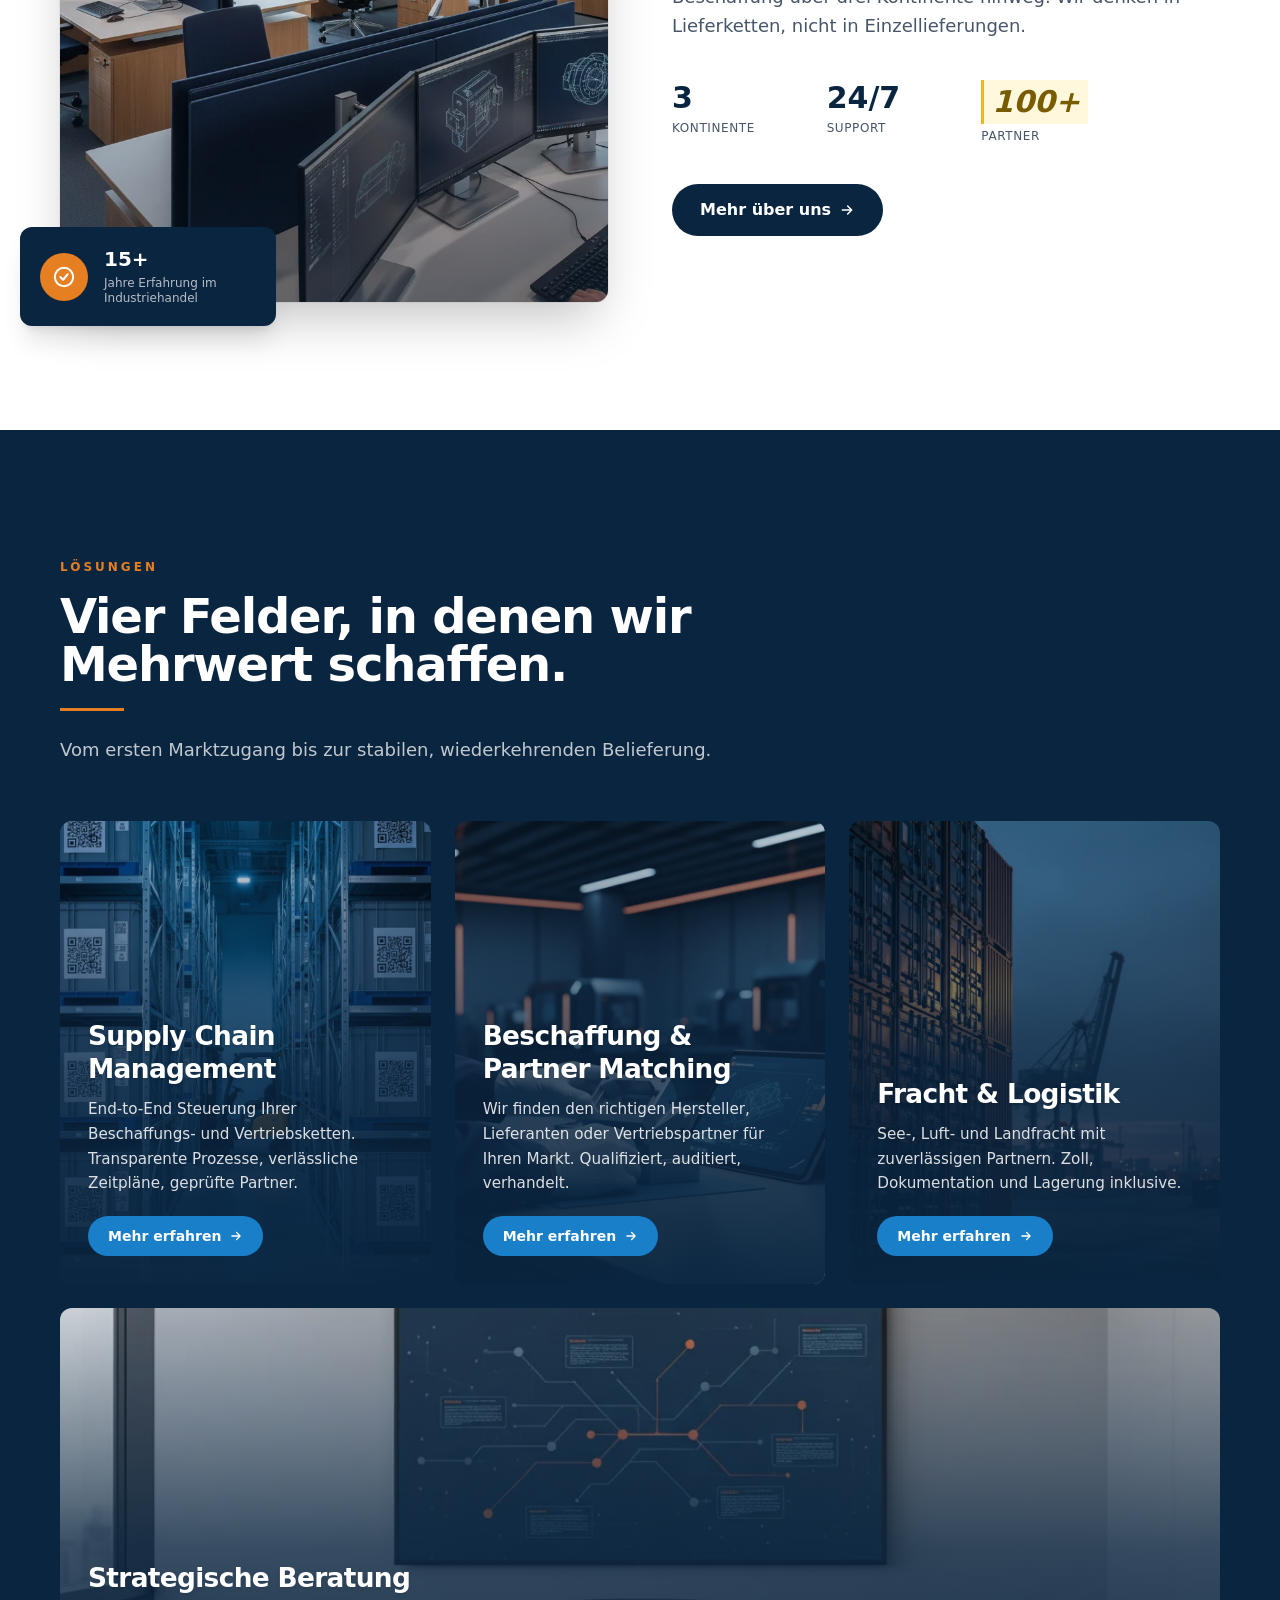
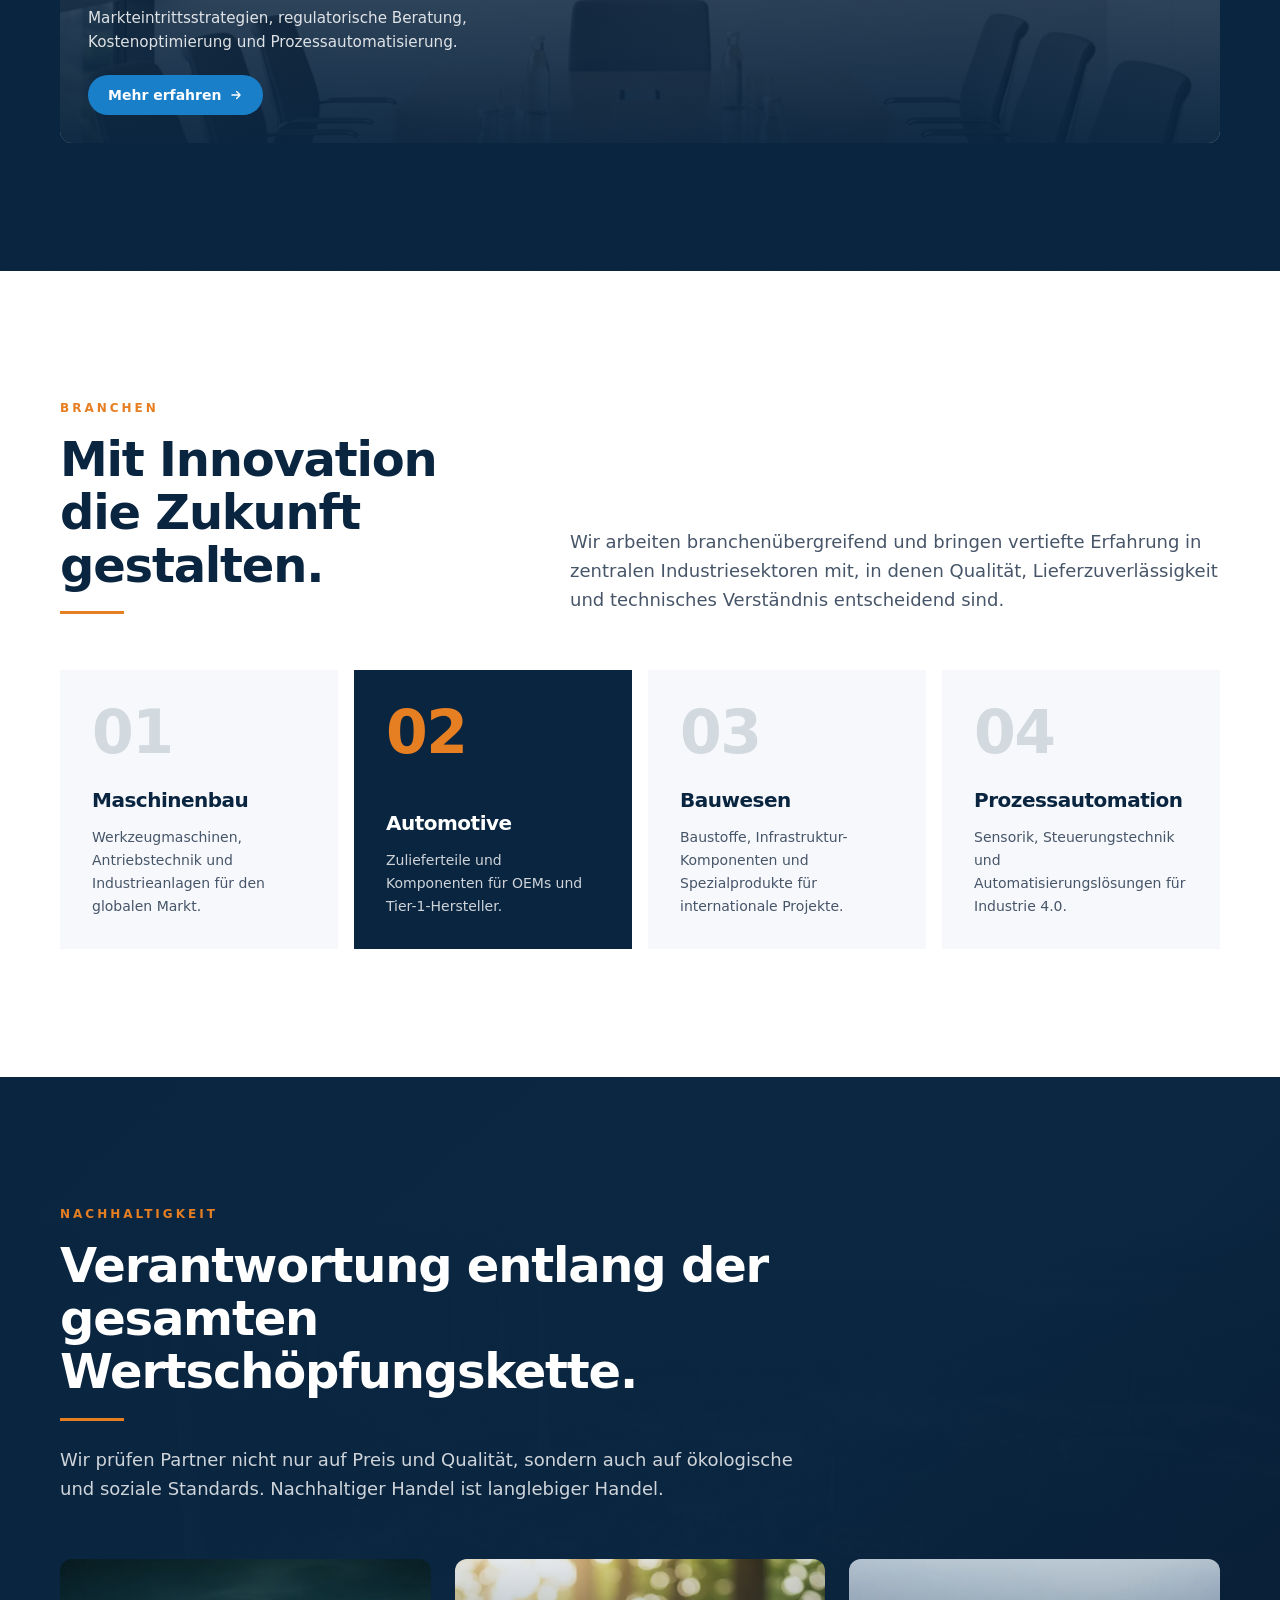
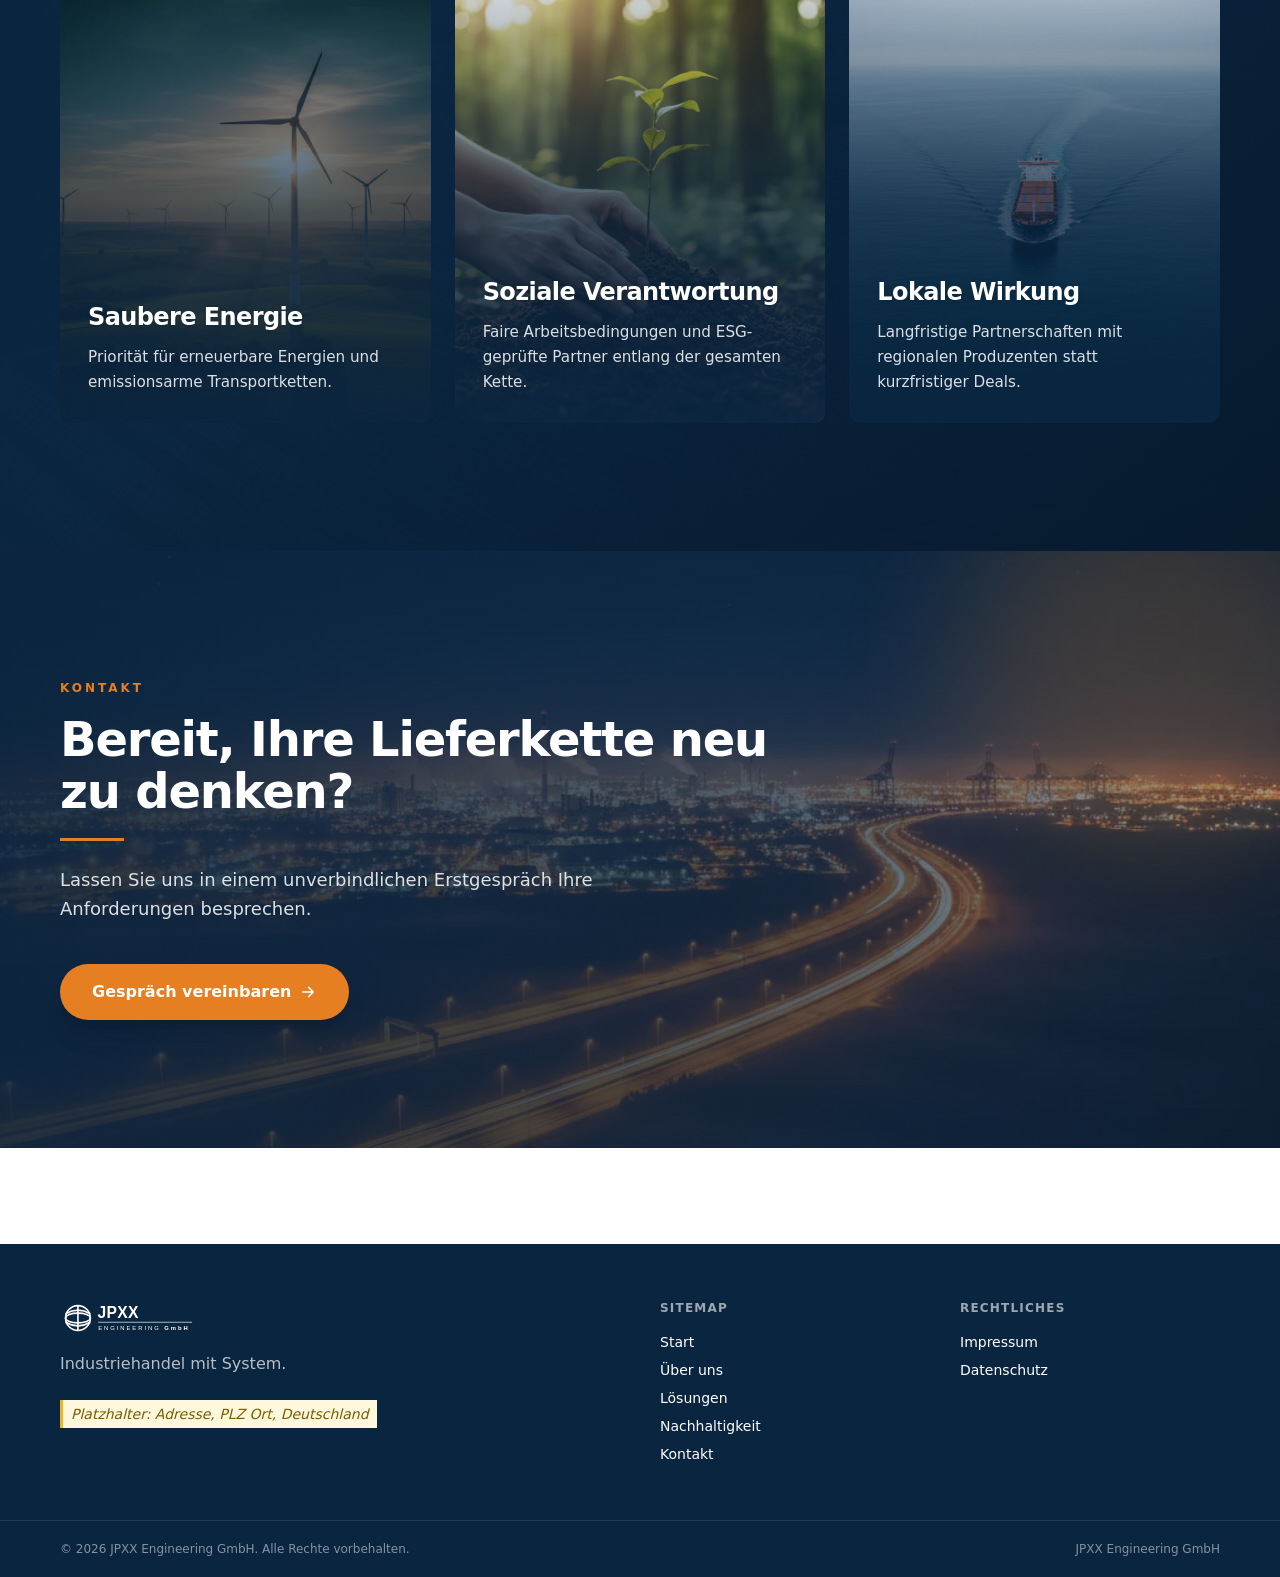
<file: de/index.html>
<!DOCTYPE html><html lang="de"><head><meta charset="utf-8"><meta name="viewport" content="width=device-width, initial-scale=1"><meta name="generator" content="Astro v7.4.0"><link rel="icon" type="image/svg+xml" href="/favicon.svg"><title>Start | JPXX Engineering GmbH</title><meta name="description" content="JPXX Engineering GmbH — Internationaler Industriehandel, Beschaffung, Logistik und Beratung."><link rel="alternate" hreflang="de" href="https://jpxx.de/de"><link rel="alternate" hreflang="en" href="https://jpxx.de/en"><link rel="alternate" hreflang="x-default" href="https://jpxx.de/de"><meta property="og:title" content="Start | JPXX Engineering GmbH"><meta property="og:description" content="JPXX Engineering GmbH — Internationaler Industriehandel, Beschaffung, Logistik und Beratung."><meta property="og:type" content="website"><meta property="og:url" content="https://jpxx.de/de"><link rel="stylesheet" href="/_astro/Base.Co9QmLV5.css"></head><body><a href="#main" class="sr-only focus:not-sr-only focus:absolute focus:top-2 focus:left-2 focus:z-50 focus:bg-white focus:px-4 focus:py-2 focus:ring">Skip to content</a><header class="fixed top-0 inset-x-0 z-40 bg-white/95 backdrop-blur border-b border-[var(--color-rule)]"><div class="bg-[var(--color-brand-orange)] text-white text-[0.78rem] font-medium"><div class="container-wide py-1.5 flex items-center justify-center gap-2 text-center"><span aria-hidden="true">🚧</span><span>Website im Aufbau. Inhalte werden laufend ergänzt.</span></div></div><div class="container-wide flex items-center justify-between h-20"><a href="/de" class="flex items-center" aria-label="JPXX Engineering GmbH"><img src="/logo.svg" alt="JPXX Engineering GmbH" class="h-10 w-auto"></a><nav class="hidden md:flex items-center gap-7" aria-label="Primary"><a href="/de" class="nav-link is-active">Start</a><a href="/de/ueber-uns" class="nav-link ">Über uns</a><a href="/de/loesungen" class="nav-link ">Lösungen</a><a href="/de/nachhaltigkeit" class="nav-link ">Nachhaltigkeit</a><a href="/de/kontakt" class="nav-link ">Kontakt</a></nav><div class="flex items-center gap-3"><a href="/en" class="text-sm font-semibold uppercase tracking-widest text-[var(--color-brand-navy)] hover:text-[var(--color-brand-blue)]" aria-label="Switch to EN">EN</a><a href="/de/kontakt" class="btn btn-primary hidden sm:inline-flex">Kontakt</a></div></div><!-- mobile nav --><nav class="md:hidden border-t border-[var(--color-rule)] overflow-x-auto" aria-label="Mobile primary"><div class="container-wide flex items-center gap-4 py-2"><a href="/de" class="nav-link whitespace-nowrap is-active">Start</a><a href="/de/ueber-uns" class="nav-link whitespace-nowrap ">Über uns</a><a href="/de/loesungen" class="nav-link whitespace-nowrap ">Lösungen</a><a href="/de/nachhaltigkeit" class="nav-link whitespace-nowrap ">Nachhaltigkeit</a><a href="/de/kontakt" class="nav-link whitespace-nowrap ">Kontakt</a></div></nav></header><main id="main" class="pt-[7rem]"><section class="relative overflow-hidden text-white"><img src="/img/hero-wide.webp" alt="" loading="eager" fetchpriority="high" class="absolute inset-0 w-full h-full object-cover"><!-- Darken + warm vignette for text legibility --><div class="absolute inset-0 bg-[linear-gradient(100deg,rgba(10,37,64,0.88)_0%,rgba(10,37,64,0.55)_45%,rgba(10,37,64,0.25)_100%)]" aria-hidden="true"></div><!-- Subtle grid overlay (world-network vibe) --><div class="absolute inset-0 opacity-[0.08] mix-blend-screen" aria-hidden="true" style="background-image: linear-gradient(to right, rgba(255,255,255,.5) 1px, transparent 1px), linear-gradient(to bottom, rgba(255,255,255,.5) 1px, transparent 1px); background-size: 64px 64px;"></div><!-- Orange glow accent --><div class="absolute -bottom-32 -left-20 w-[520px] h-[520px] rounded-full bg-[var(--color-brand-orange)] opacity-20 blur-3xl" aria-hidden="true"></div><div class="container-wide relative py-24 md:py-36 lg:py-44 min-h-[85vh] flex items-center"><div class="max-w-3xl w-full min-w-0"><p class="eyebrow-orange text-xs md:text-sm">JPXX Engineering GmbH</p><h1 class="font-display mt-5 text-[1.75rem] xs:text-3xl sm:text-5xl md:text-6xl lg:text-7xl leading-[1.1] md:leading-[1.03] font-bold tracking-tight drop-shadow-lg" style="hyphens: auto; -webkit-hyphens: auto; overflow-wrap: break-word; word-break: normal;">Globale Handelsketten. Deutsche Ingenieurspräzision.</h1><p class="mt-6 text-base sm:text-lg md:text-xl text-white/90 max-w-2xl leading-relaxed">Wir verbinden europäische Hersteller mit internationalen Märkten. Beratung, Beschaffung, Logistik und technische Unterstützung aus einer Hand.</p><div class="mt-8 md:mt-10 flex flex-wrap gap-3 md:gap-4"><a href="/de/loesungen" class="inline-flex items-center gap-2 rounded-full bg-[var(--color-brand-orange)] hover:bg-[#d26812] text-white px-7 py-3.5 font-semibold shadow-xl shadow-[var(--color-brand-orange)]/30 transition">Lösungen entdecken<svg width="18" height="18" viewBox="0 0 24 24" fill="none" aria-hidden="true"><path d="M5 12h14M13 6l6 6-6 6" stroke="currentColor" stroke-width="2.2" stroke-linecap="round" stroke-linejoin="round"></path></svg></a><a href="/de/kontakt" class="inline-flex items-center gap-2 rounded-full border-2 border-white/60 hover:border-white hover:bg-white/10 text-white px-7 py-3.5 font-semibold transition">Kontakt aufnehmen</a></div></div></div><!-- Carousel-style side arrows (visual flair only) --><button aria-label="prev" class="hidden md:flex absolute left-5 top-1/2 -translate-y-1/2 w-11 h-11 items-center justify-center rounded-full bg-white/10 hover:bg-white/20 backdrop-blur border border-white/20 text-white transition"><svg width="18" height="18" viewBox="0 0 24 24" fill="none"><path d="M15 6l-6 6 6 6" stroke="currentColor" stroke-width="2" stroke-linecap="round" stroke-linejoin="round"></path></svg></button><button aria-label="next" class="hidden md:flex absolute right-5 top-1/2 -translate-y-1/2 w-11 h-11 items-center justify-center rounded-full bg-white/10 hover:bg-white/20 backdrop-blur border border-white/20 text-white transition"><svg width="18" height="18" viewBox="0 0 24 24" fill="none"><path d="M9 6l6 6-6 6" stroke="currentColor" stroke-width="2" stroke-linecap="round" stroke-linejoin="round"></path></svg></button></section><section class="py-24 md:py-32 bg-white relative overflow-hidden"><div class="container-wide grid md:grid-cols-12 gap-16 items-center"><div class="md:col-span-6 relative"><div class="relative aspect-[4/5] overflow-hidden rounded-xl shadow-2xl ring-1 ring-black/5"><img src="/img/about-team.webp" alt="" loading="lazy" class="absolute inset-0 w-full h-full object-cover"><div class="absolute inset-0 bg-gradient-to-t from-[var(--color-brand-navy)]/40 via-transparent to-transparent" aria-hidden="true"></div></div><!-- Floating chip overlapping bottom-left of image, TIMAN-style --><div class="hidden md:flex absolute -bottom-6 -left-6 lg:-left-10 w-64 bg-[var(--color-brand-navy)] text-white rounded-xl shadow-xl p-5 items-center gap-4"><div class="w-12 h-12 rounded-full bg-[var(--color-brand-orange)] flex items-center justify-center shrink-0"><svg width="22" height="22" viewBox="0 0 24 24" fill="none"><path d="M12 2a10 10 0 100 20 10 10 0 000-20zM8 12l3 3 5-6" stroke="white" stroke-width="2.2" stroke-linecap="round" stroke-linejoin="round"></path></svg></div><div><div class="text-xl font-bold leading-tight">15+</div><div class="text-xs text-white/70 leading-tight mt-1">Jahre Erfahrung im Industriehandel</div></div></div></div><div class="md:col-span-6"><p class="eyebrow-orange">Über uns</p><h2 class="font-display mt-4 text-3xl md:text-5xl font-bold tracking-tight leading-[1.1] text-[var(--color-brand-navy)]">Verlässlicher Partner für internationalen Industriehandel.</h2><div class="mt-5 h-[3px] w-16 bg-[var(--color-brand-orange)]"></div><p class="mt-6 text-lg text-[var(--color-ink-soft)] leading-relaxed">JPXX Engineering GmbH mit Sitz in Deutschland begleitet Unternehmen bei Import, Export und technischer Beschaffung über drei Kontinente hinweg. Wir denken in Lieferketten, nicht in Einzellieferungen.</p><div class="mt-10 grid grid-cols-3 gap-4 max-w-md"><div><div class="text-3xl font-bold text-[var(--color-brand-navy)]">3</div><div class="text-xs text-[var(--color-ink-soft)] mt-1 uppercase tracking-wider">Kontinente</div></div><div><div class="text-3xl font-bold text-[var(--color-brand-navy)]">24/7</div><div class="text-xs text-[var(--color-ink-soft)] mt-1 uppercase tracking-wider">Support</div></div><div><div class="text-3xl font-bold text-[var(--color-brand-navy)]"><span class="placeholder">100+</span></div><div class="text-xs text-[var(--color-ink-soft)] mt-1 uppercase tracking-wider">Partner</div></div></div><a href="/de/ueber-uns" class="mt-10 inline-flex items-center gap-2 rounded-full bg-[var(--color-brand-navy)] hover:bg-[#133a5f] text-white px-7 py-3.5 font-semibold transition">Mehr über uns<svg width="16" height="16" viewBox="0 0 24 24" fill="none"><path d="M5 12h14M13 6l6 6-6 6" stroke="currentColor" stroke-width="2.2" stroke-linecap="round" stroke-linejoin="round"></path></svg></a></div></div></section><section class="py-24 md:py-32 bg-[var(--color-brand-navy)] text-white relative overflow-hidden"><!-- subtle diagonal highlight --><div class="absolute inset-0 opacity-[0.05]" aria-hidden="true" style="background-image: linear-gradient(135deg, white 1px, transparent 1px); background-size: 48px 48px;"></div><div class="container-wide relative"><p class="eyebrow-orange">Lösungen</p><h2 class="font-display mt-4 text-3xl md:text-5xl font-bold tracking-tight max-w-3xl">Vier Felder, in denen wir Mehrwert schaffen.</h2><div class="mt-5 h-[3px] w-16 bg-[var(--color-brand-orange)]"></div><p class="mt-6 text-white/75 text-lg max-w-2xl leading-relaxed">Vom ersten Marktzugang bis zur stabilen, wiederkehrenden Belieferung.</p><div class="mt-14 grid gap-6 sm:grid-cols-2 lg:grid-cols-3 xl:grid-cols-3"><article class="group relative overflow-hidden rounded-xl aspect-[4/5] isolate transition-transform hover:-translate-y-1 "><img src="/img/solutions-supply.webp" alt="" loading="lazy" class="absolute inset-0 w-full h-full object-cover transition-transform duration-700 group-hover:scale-110"><!-- navy gradient overlay --><div class="absolute inset-0 bg-[linear-gradient(180deg,rgba(10,37,64,0.15)_0%,rgba(10,37,64,0.75)_55%,rgba(10,37,64,0.95)_100%)]" aria-hidden="true"></div><div class="absolute inset-0 p-7 flex flex-col justify-end"><h3 class="font-display text-2xl md:text-[1.65rem] font-bold leading-tight tracking-tight drop-shadow">Supply Chain Management</h3><p class="mt-3 text-white/85 text-[0.95rem] leading-relaxed max-w-md">End-to-End Steuerung Ihrer Beschaffungs- und Vertriebsketten. Transparente Prozesse, verlässliche Zeitpläne, geprüfte Partner.</p><a href="/de/loesungen" class="mt-5 inline-flex self-start items-center gap-2 rounded-full bg-[var(--color-brand-blue)] hover:bg-[#166cae] text-white text-sm font-semibold px-5 py-2.5 transition">Mehr erfahren<svg width="14" height="14" viewBox="0 0 24 24" fill="none"><path d="M5 12h14M13 6l6 6-6 6" stroke="currentColor" stroke-width="2.2" stroke-linecap="round" stroke-linejoin="round"></path></svg></a></div></article><article class="group relative overflow-hidden rounded-xl aspect-[4/5] isolate transition-transform hover:-translate-y-1 "><img src="/img/solutions-sourcing.webp" alt="" loading="lazy" class="absolute inset-0 w-full h-full object-cover transition-transform duration-700 group-hover:scale-110"><!-- navy gradient overlay --><div class="absolute inset-0 bg-[linear-gradient(180deg,rgba(10,37,64,0.15)_0%,rgba(10,37,64,0.75)_55%,rgba(10,37,64,0.95)_100%)]" aria-hidden="true"></div><div class="absolute inset-0 p-7 flex flex-col justify-end"><h3 class="font-display text-2xl md:text-[1.65rem] font-bold leading-tight tracking-tight drop-shadow">Beschaffung &amp; Partner Matching</h3><p class="mt-3 text-white/85 text-[0.95rem] leading-relaxed max-w-md">Wir finden den richtigen Hersteller, Lieferanten oder Vertriebspartner für Ihren Markt. Qualifiziert, auditiert, verhandelt.</p><a href="/de/loesungen" class="mt-5 inline-flex self-start items-center gap-2 rounded-full bg-[var(--color-brand-blue)] hover:bg-[#166cae] text-white text-sm font-semibold px-5 py-2.5 transition">Mehr erfahren<svg width="14" height="14" viewBox="0 0 24 24" fill="none"><path d="M5 12h14M13 6l6 6-6 6" stroke="currentColor" stroke-width="2.2" stroke-linecap="round" stroke-linejoin="round"></path></svg></a></div></article><article class="group relative overflow-hidden rounded-xl aspect-[4/5] isolate transition-transform hover:-translate-y-1 "><img src="/img/solutions-logistics.webp" alt="" loading="lazy" class="absolute inset-0 w-full h-full object-cover transition-transform duration-700 group-hover:scale-110"><!-- navy gradient overlay --><div class="absolute inset-0 bg-[linear-gradient(180deg,rgba(10,37,64,0.15)_0%,rgba(10,37,64,0.75)_55%,rgba(10,37,64,0.95)_100%)]" aria-hidden="true"></div><div class="absolute inset-0 p-7 flex flex-col justify-end"><h3 class="font-display text-2xl md:text-[1.65rem] font-bold leading-tight tracking-tight drop-shadow">Fracht &amp; Logistik</h3><p class="mt-3 text-white/85 text-[0.95rem] leading-relaxed max-w-md">See-, Luft- und Landfracht mit zuverlässigen Partnern. Zoll, Dokumentation und Lagerung inklusive.</p><a href="/de/loesungen" class="mt-5 inline-flex self-start items-center gap-2 rounded-full bg-[var(--color-brand-blue)] hover:bg-[#166cae] text-white text-sm font-semibold px-5 py-2.5 transition">Mehr erfahren<svg width="14" height="14" viewBox="0 0 24 24" fill="none"><path d="M5 12h14M13 6l6 6-6 6" stroke="currentColor" stroke-width="2.2" stroke-linecap="round" stroke-linejoin="round"></path></svg></a></div></article><article class="group relative overflow-hidden rounded-xl aspect-[4/5] isolate transition-transform hover:-translate-y-1 lg:col-span-3 lg:aspect-[16/6]"><img src="/img/solutions-consulting.webp" alt="" loading="lazy" class="absolute inset-0 w-full h-full object-cover transition-transform duration-700 group-hover:scale-110"><!-- navy gradient overlay --><div class="absolute inset-0 bg-[linear-gradient(180deg,rgba(10,37,64,0.15)_0%,rgba(10,37,64,0.75)_55%,rgba(10,37,64,0.95)_100%)]" aria-hidden="true"></div><div class="absolute inset-0 p-7 flex flex-col justify-end"><h3 class="font-display text-2xl md:text-[1.65rem] font-bold leading-tight tracking-tight drop-shadow">Strategische Beratung</h3><p class="mt-3 text-white/85 text-[0.95rem] leading-relaxed max-w-md">Markteintrittsstrategien, regulatorische Beratung, Kostenoptimierung und Prozessautomatisierung.</p><a href="/de/loesungen" class="mt-5 inline-flex self-start items-center gap-2 rounded-full bg-[var(--color-brand-blue)] hover:bg-[#166cae] text-white text-sm font-semibold px-5 py-2.5 transition">Mehr erfahren<svg width="14" height="14" viewBox="0 0 24 24" fill="none"><path d="M5 12h14M13 6l6 6-6 6" stroke="currentColor" stroke-width="2.2" stroke-linecap="round" stroke-linejoin="round"></path></svg></a></div></article></div></div></section><section class="py-24 md:py-32 bg-white relative overflow-hidden"><div class="container-wide"><div class="grid lg:grid-cols-12 gap-12 lg:gap-16 items-end"><div class="lg:col-span-5"><p class="eyebrow-orange">Branchen</p><h2 class="font-display mt-4 text-3xl md:text-4xl lg:text-5xl font-bold tracking-tight leading-[1.1] text-[var(--color-brand-navy)]">Mit Innovation die Zukunft gestalten.</h2><div class="mt-5 h-[3px] w-16 bg-[var(--color-brand-orange)]"></div></div><div class="lg:col-span-7"><p class="text-lg text-[var(--color-ink-soft)] leading-relaxed">Wir arbeiten branchenübergreifend und bringen vertiefte Erfahrung in zentralen Industriesektoren mit, in denen Qualität, Lieferzuverlässigkeit und technisches Verständnis entscheidend sind.</p></div></div><div class="mt-14 grid gap-4 sm:grid-cols-2 lg:grid-cols-4"><article class="group relative p-7 md:p-8 min-h-[220px] flex flex-col justify-between overflow-hidden transition-colors bg-[var(--color-paper-soft)] text-[var(--color-brand-navy)] hover:bg-[var(--color-brand-navy)] hover:text-white"><div class="font-display text-5xl md:text-6xl font-bold tracking-tight leading-none text-[var(--color-brand-navy)]/15 group-hover:text-[var(--color-brand-orange)] transition-colors">01</div><div class="mt-6"><h3 class="font-display text-xl font-bold tracking-tight">Maschinenbau</h3><p class="mt-3 text-sm leading-relaxed text-[var(--color-ink-soft)] group-hover:text-white/85 transition-colors">Werkzeugmaschinen, Antriebstechnik und Industrieanlagen für den globalen Markt.</p></div></article><article class="group relative p-7 md:p-8 min-h-[220px] flex flex-col justify-between overflow-hidden transition-colors bg-[var(--color-brand-navy)] text-white"><div class="font-display text-5xl md:text-6xl font-bold tracking-tight leading-none text-[var(--color-brand-orange)] transition-colors">02</div><div class="mt-6"><h3 class="font-display text-xl font-bold tracking-tight">Automotive</h3><p class="mt-3 text-sm leading-relaxed text-white/80 transition-colors">Zulieferteile und Komponenten für OEMs und Tier-1-Hersteller.</p></div></article><article class="group relative p-7 md:p-8 min-h-[220px] flex flex-col justify-between overflow-hidden transition-colors bg-[var(--color-paper-soft)] text-[var(--color-brand-navy)] hover:bg-[var(--color-brand-navy)] hover:text-white"><div class="font-display text-5xl md:text-6xl font-bold tracking-tight leading-none text-[var(--color-brand-navy)]/15 group-hover:text-[var(--color-brand-orange)] transition-colors">03</div><div class="mt-6"><h3 class="font-display text-xl font-bold tracking-tight">Bauwesen</h3><p class="mt-3 text-sm leading-relaxed text-[var(--color-ink-soft)] group-hover:text-white/85 transition-colors">Baustoffe, Infrastruktur-Komponenten und Spezialprodukte für internationale Projekte.</p></div></article><article class="group relative p-7 md:p-8 min-h-[220px] flex flex-col justify-between overflow-hidden transition-colors bg-[var(--color-paper-soft)] text-[var(--color-brand-navy)] hover:bg-[var(--color-brand-navy)] hover:text-white"><div class="font-display text-5xl md:text-6xl font-bold tracking-tight leading-none text-[var(--color-brand-navy)]/15 group-hover:text-[var(--color-brand-orange)] transition-colors">04</div><div class="mt-6"><h3 class="font-display text-xl font-bold tracking-tight">Prozessautomation</h3><p class="mt-3 text-sm leading-relaxed text-[var(--color-ink-soft)] group-hover:text-white/85 transition-colors">Sensorik, Steuerungstechnik und Automatisierungslösungen für Industrie 4.0.</p></div></article></div></div></section><section class="relative py-24 md:py-32 bg-[var(--color-brand-navy)] text-white overflow-hidden"><img src="/img/sustain-bg.webp" alt="" loading="lazy" class="absolute inset-0 w-full h-full object-cover opacity-15" aria-hidden="true"><div class="absolute inset-0 bg-gradient-to-br from-[var(--color-brand-navy)] via-[var(--color-brand-navy)]/90 to-[#071a2e]" aria-hidden="true"></div><div class="container-wide relative"><div class="max-w-3xl"><p class="eyebrow-orange">Nachhaltigkeit</p><h2 class="font-display mt-4 text-3xl md:text-5xl font-bold tracking-tight leading-[1.1]">Verantwortung entlang der gesamten Wertschöpfungskette.</h2><div class="mt-5 h-[3px] w-16 bg-[var(--color-brand-orange)]"></div><p class="mt-6 text-white/80 text-lg leading-relaxed">Wir prüfen Partner nicht nur auf Preis und Qualität, sondern auch auf ökologische und soziale Standards. Nachhaltiger Handel ist langlebiger Handel.</p></div><div class="mt-14 grid gap-6 md:grid-cols-3"><article class="group relative aspect-[4/5] overflow-hidden rounded-xl isolate transition-transform hover:-translate-y-1"><img src="/img/sustain-card-1.webp" alt="" loading="lazy" class="absolute inset-0 w-full h-full object-cover transition-transform duration-700 group-hover:scale-110"><div class="absolute inset-0 bg-[linear-gradient(180deg,rgba(10,37,64,0.1)_0%,rgba(10,37,64,0.75)_55%,rgba(10,37,64,0.95)_100%)]" aria-hidden="true"></div><div class="absolute inset-0 p-7 flex flex-col justify-end"><h3 class="font-display text-2xl font-bold tracking-tight drop-shadow">Saubere Energie</h3><p class="mt-3 text-white/85 text-[0.95rem] leading-relaxed">Priorität für erneuerbare Energien und emissionsarme Transportketten.</p></div></article><article class="group relative aspect-[4/5] overflow-hidden rounded-xl isolate transition-transform hover:-translate-y-1"><img src="/img/sustain-card-2.webp" alt="" loading="lazy" class="absolute inset-0 w-full h-full object-cover transition-transform duration-700 group-hover:scale-110"><div class="absolute inset-0 bg-[linear-gradient(180deg,rgba(10,37,64,0.1)_0%,rgba(10,37,64,0.75)_55%,rgba(10,37,64,0.95)_100%)]" aria-hidden="true"></div><div class="absolute inset-0 p-7 flex flex-col justify-end"><h3 class="font-display text-2xl font-bold tracking-tight drop-shadow">Soziale Verantwortung</h3><p class="mt-3 text-white/85 text-[0.95rem] leading-relaxed">Faire Arbeitsbedingungen und ESG-geprüfte Partner entlang der gesamten Kette.</p></div></article><article class="group relative aspect-[4/5] overflow-hidden rounded-xl isolate transition-transform hover:-translate-y-1"><img src="/img/sustain-card-3.webp" alt="" loading="lazy" class="absolute inset-0 w-full h-full object-cover transition-transform duration-700 group-hover:scale-110"><div class="absolute inset-0 bg-[linear-gradient(180deg,rgba(10,37,64,0.1)_0%,rgba(10,37,64,0.75)_55%,rgba(10,37,64,0.95)_100%)]" aria-hidden="true"></div><div class="absolute inset-0 p-7 flex flex-col justify-end"><h3 class="font-display text-2xl font-bold tracking-tight drop-shadow">Lokale Wirkung</h3><p class="mt-3 text-white/85 text-[0.95rem] leading-relaxed">Langfristige Partnerschaften mit regionalen Produzenten statt kurzfristiger Deals.</p></div></article></div></div></section><section class="relative overflow-hidden text-white"><img src="/img/cta-banner.webp" alt="" loading="lazy" class="absolute inset-0 w-full h-full object-cover"><div class="absolute inset-0 bg-[linear-gradient(90deg,rgba(10,37,64,0.9)_0%,rgba(10,37,64,0.65)_70%,rgba(10,37,64,0.4)_100%)]" aria-hidden="true"></div><div class="absolute -top-20 -right-20 w-[400px] h-[400px] rounded-full bg-[var(--color-brand-orange)] opacity-20 blur-3xl" aria-hidden="true"></div><div class="container-wide relative py-24 md:py-32"><div class="max-w-3xl"><p class="eyebrow-orange">Kontakt</p><h2 class="font-display mt-4 text-3xl md:text-5xl font-bold tracking-tight leading-[1.1]">Bereit, Ihre Lieferkette neu zu denken?</h2><div class="mt-5 h-[3px] w-16 bg-[var(--color-brand-orange)]"></div><p class="mt-6 text-white/85 text-lg leading-relaxed max-w-2xl">Lassen Sie uns in einem unverbindlichen Erstgespräch Ihre Anforderungen besprechen.</p><a href="/de/kontakt" class="mt-10 inline-flex items-center gap-2 rounded-full bg-[var(--color-brand-orange)] hover:bg-[#d26812] text-white px-8 py-4 font-semibold text-base shadow-xl shadow-[var(--color-brand-orange)]/30 transition">Gespräch vereinbaren<svg width="18" height="18" viewBox="0 0 24 24" fill="none"><path d="M5 12h14M13 6l6 6-6 6" stroke="currentColor" stroke-width="2.2" stroke-linecap="round" stroke-linejoin="round"></path></svg></a></div></div></section></main><footer class="mt-24 bg-[var(--color-brand-navy)] text-white"><div class="container-wide py-14 grid gap-10 md:grid-cols-4"><div class="md:col-span-2"><div class="flex items-center gap-3 mb-4"><img src="/logo.svg" alt="JPXX Engineering GmbH" class="h-9 w-auto brightness-0 invert"></div><p class="text-white/70 max-w-md">Industriehandel mit System.</p><p class="text-white/50 text-sm mt-6"><span class="placeholder">Platzhalter: Adresse, PLZ Ort, Deutschland</span></p></div><div><h4 class="font-semibold uppercase tracking-widest text-xs text-white/60 mb-4">Sitemap</h4><ul class="space-y-2 text-sm"><li><a class="hover:text-[var(--color-brand-blue)]" href="/de">Start</a></li><li><a class="hover:text-[var(--color-brand-blue)]" href="/de/ueber-uns">Über uns</a></li><li><a class="hover:text-[var(--color-brand-blue)]" href="/de/loesungen">Lösungen</a></li><li><a class="hover:text-[var(--color-brand-blue)]" href="/de/nachhaltigkeit">Nachhaltigkeit</a></li><li><a class="hover:text-[var(--color-brand-blue)]" href="/de/kontakt">Kontakt</a></li></ul></div><div><h4 class="font-semibold uppercase tracking-widest text-xs text-white/60 mb-4">Rechtliches</h4><ul class="space-y-2 text-sm"><li><a class="hover:text-[var(--color-brand-blue)]" href="/de/impressum">Impressum</a></li><li><a class="hover:text-[var(--color-brand-blue)]" href="/de/datenschutz">Datenschutz</a></li></ul></div></div><div class="border-t border-white/10"><div class="container-wide py-5 text-xs text-white/50 flex flex-wrap gap-4 justify-between"><span>© 2026 JPXX Engineering GmbH. Alle Rechte vorbehalten.</span><span>JPXX Engineering GmbH</span></div></div></footer></body></html>
</file>
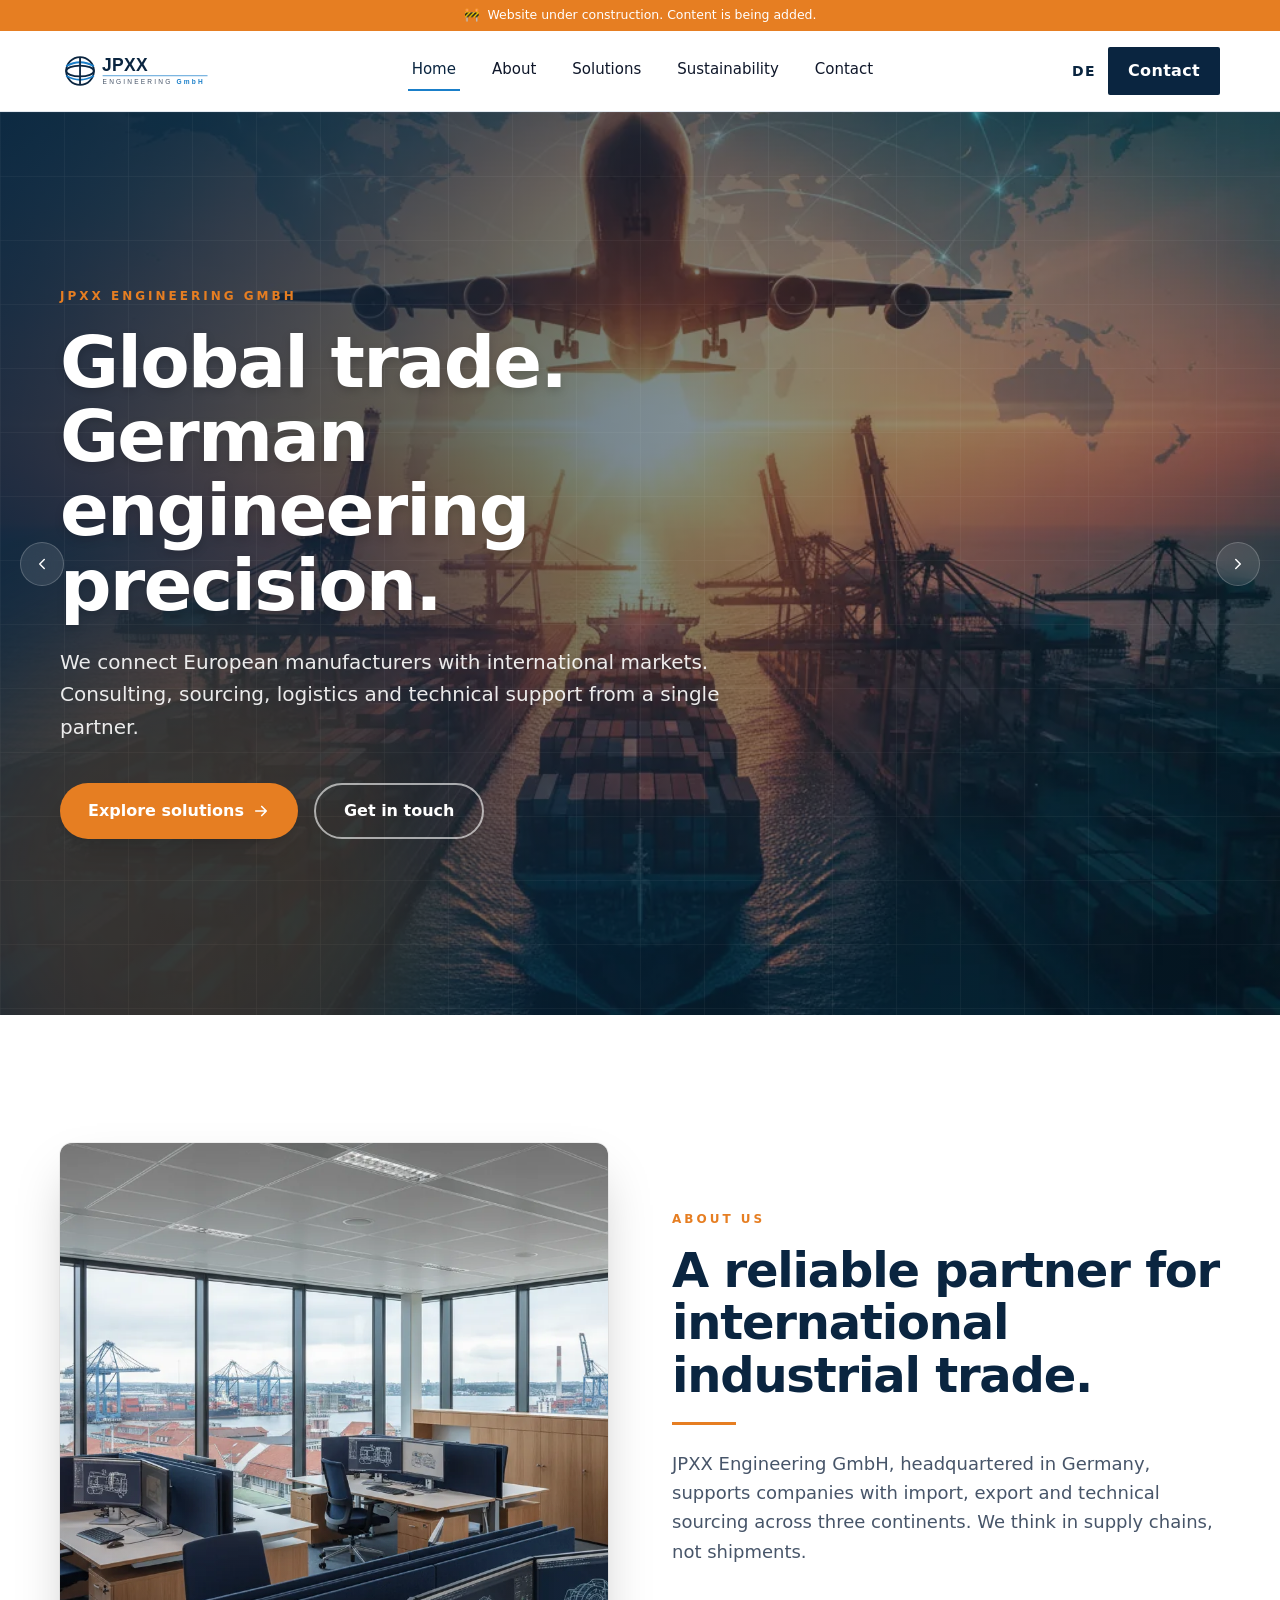
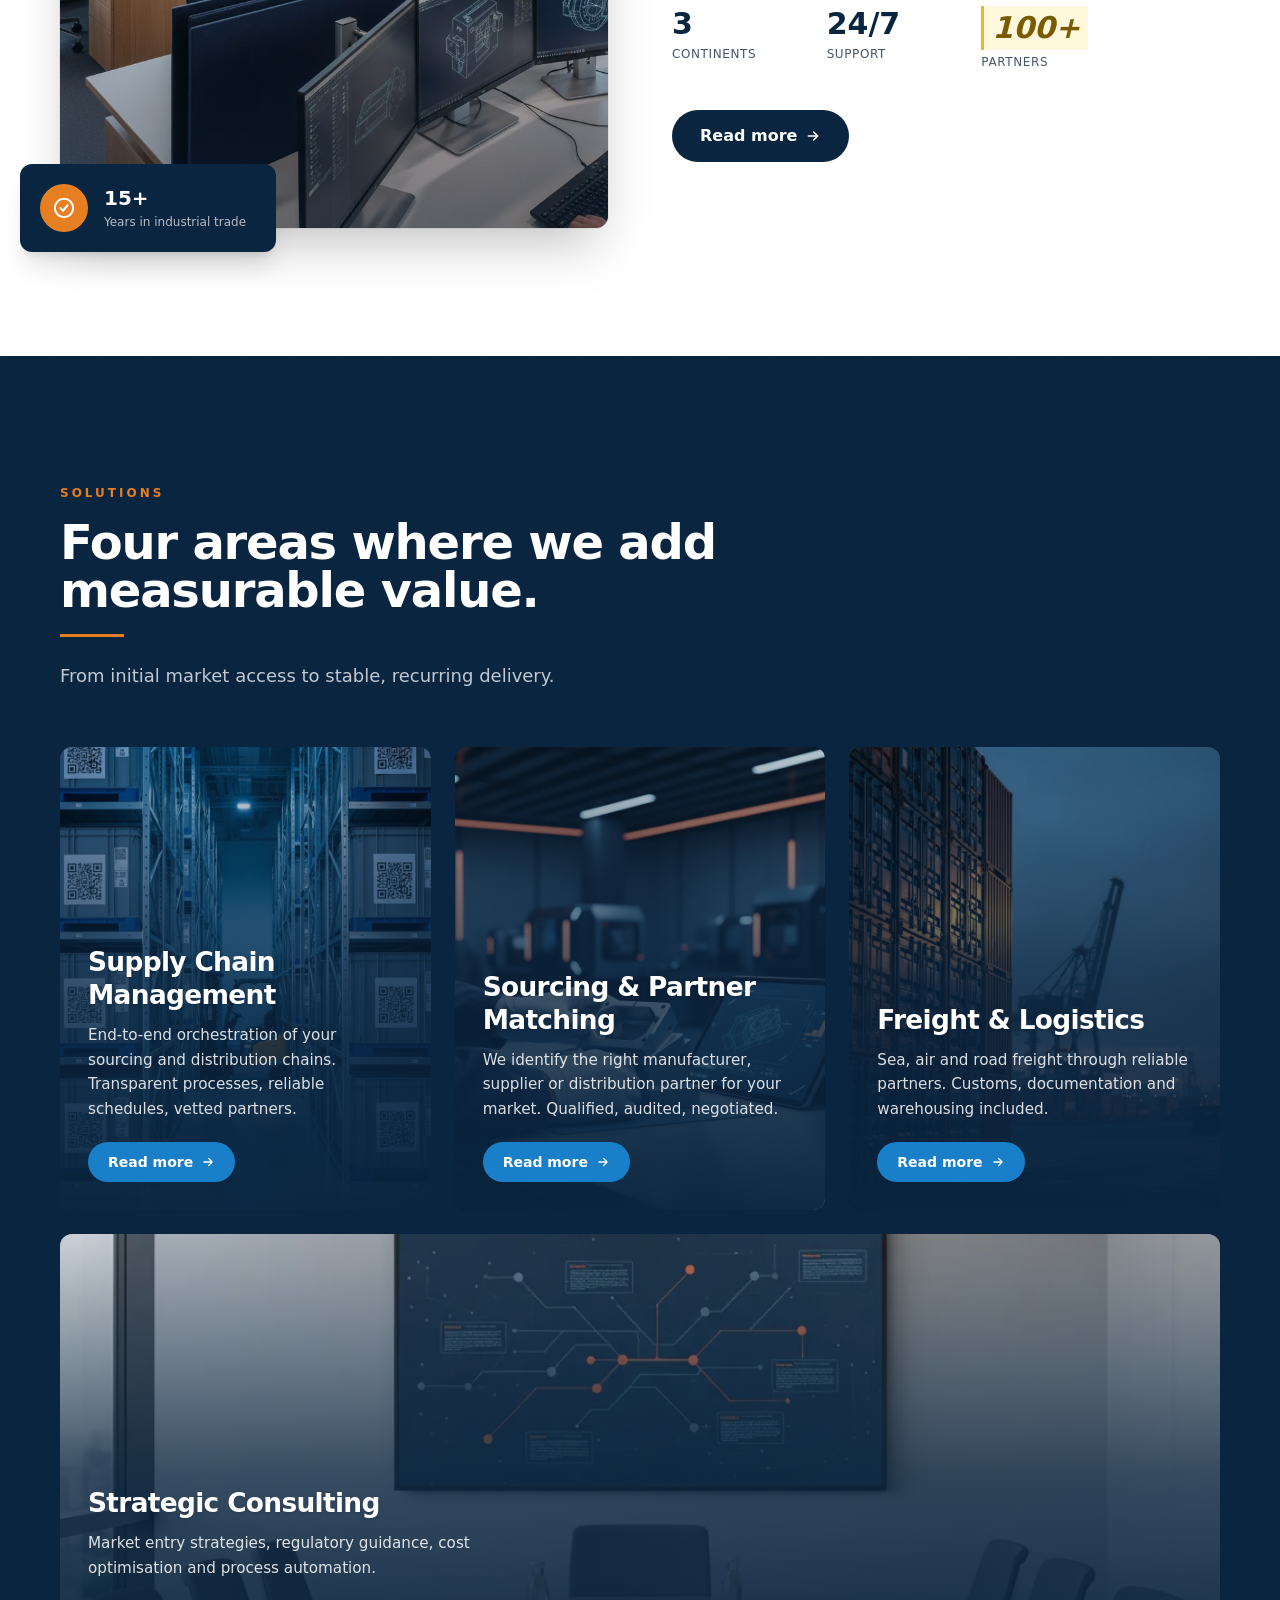
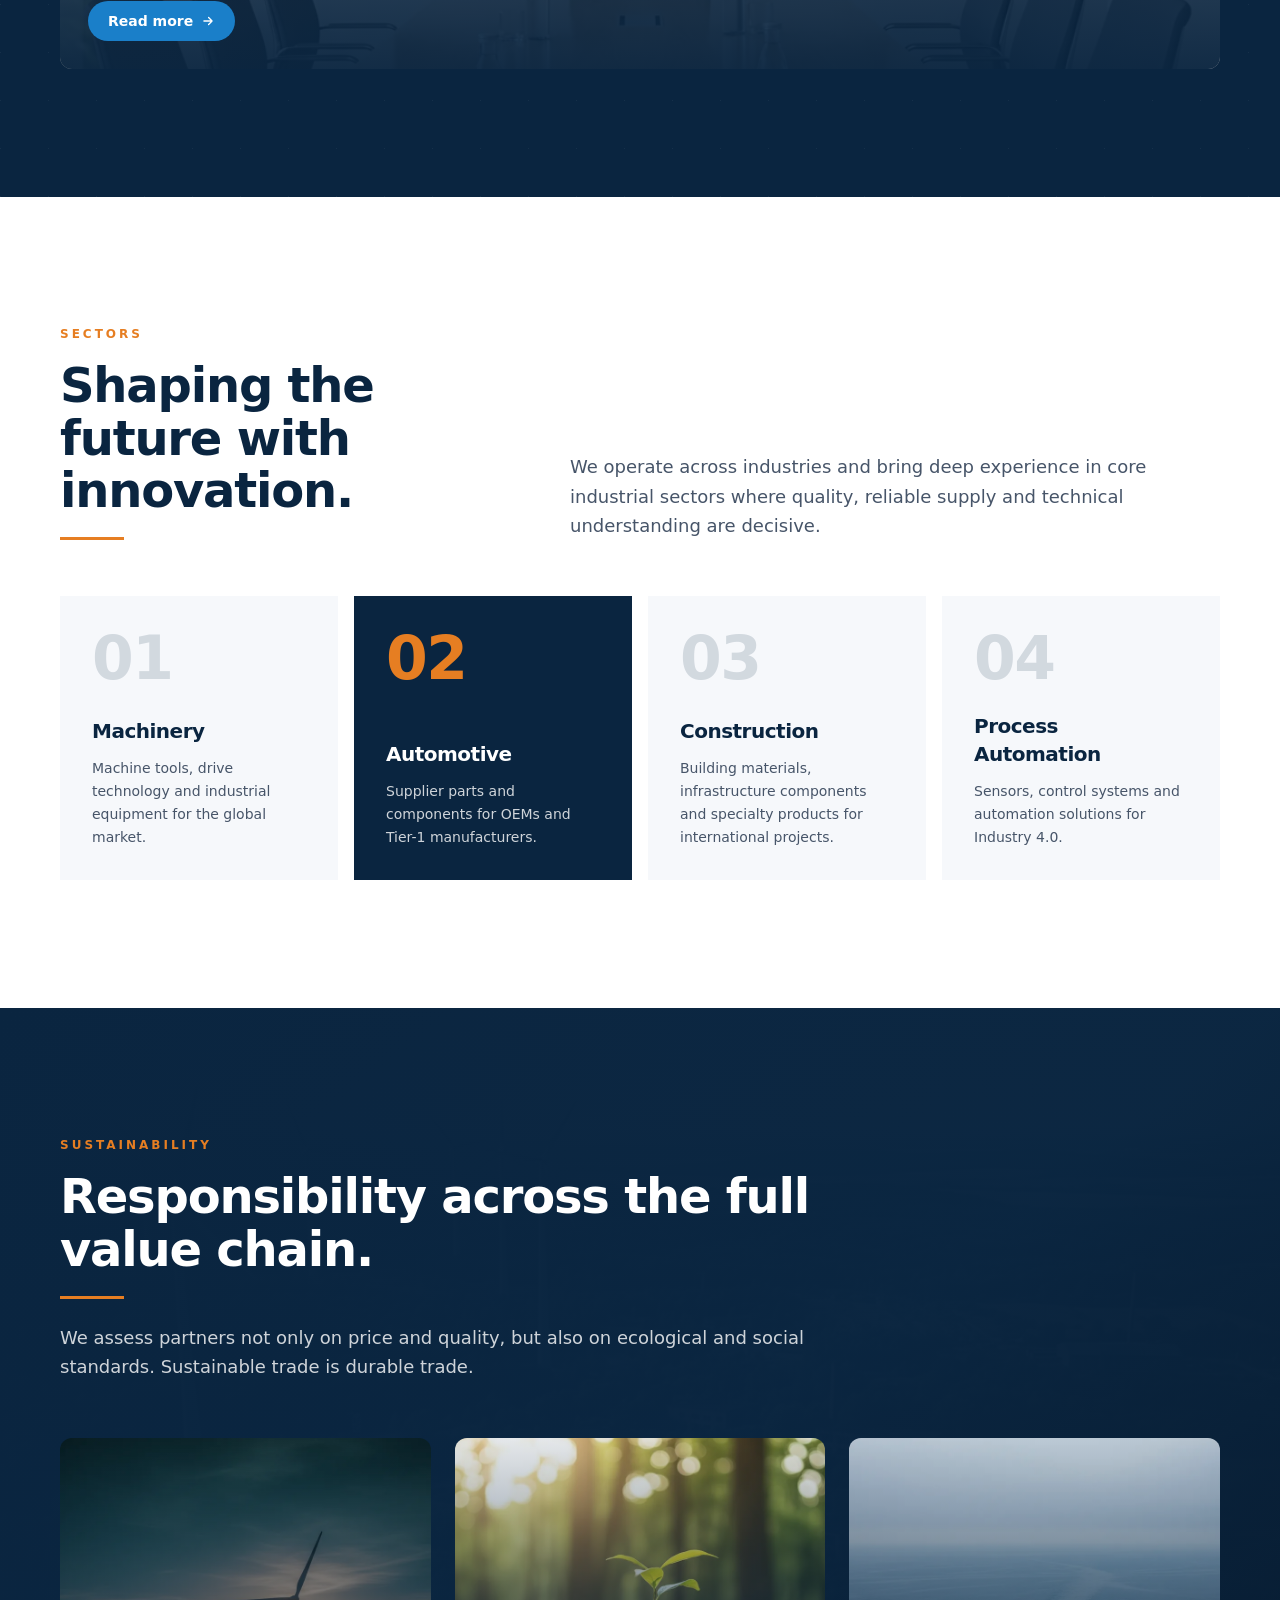
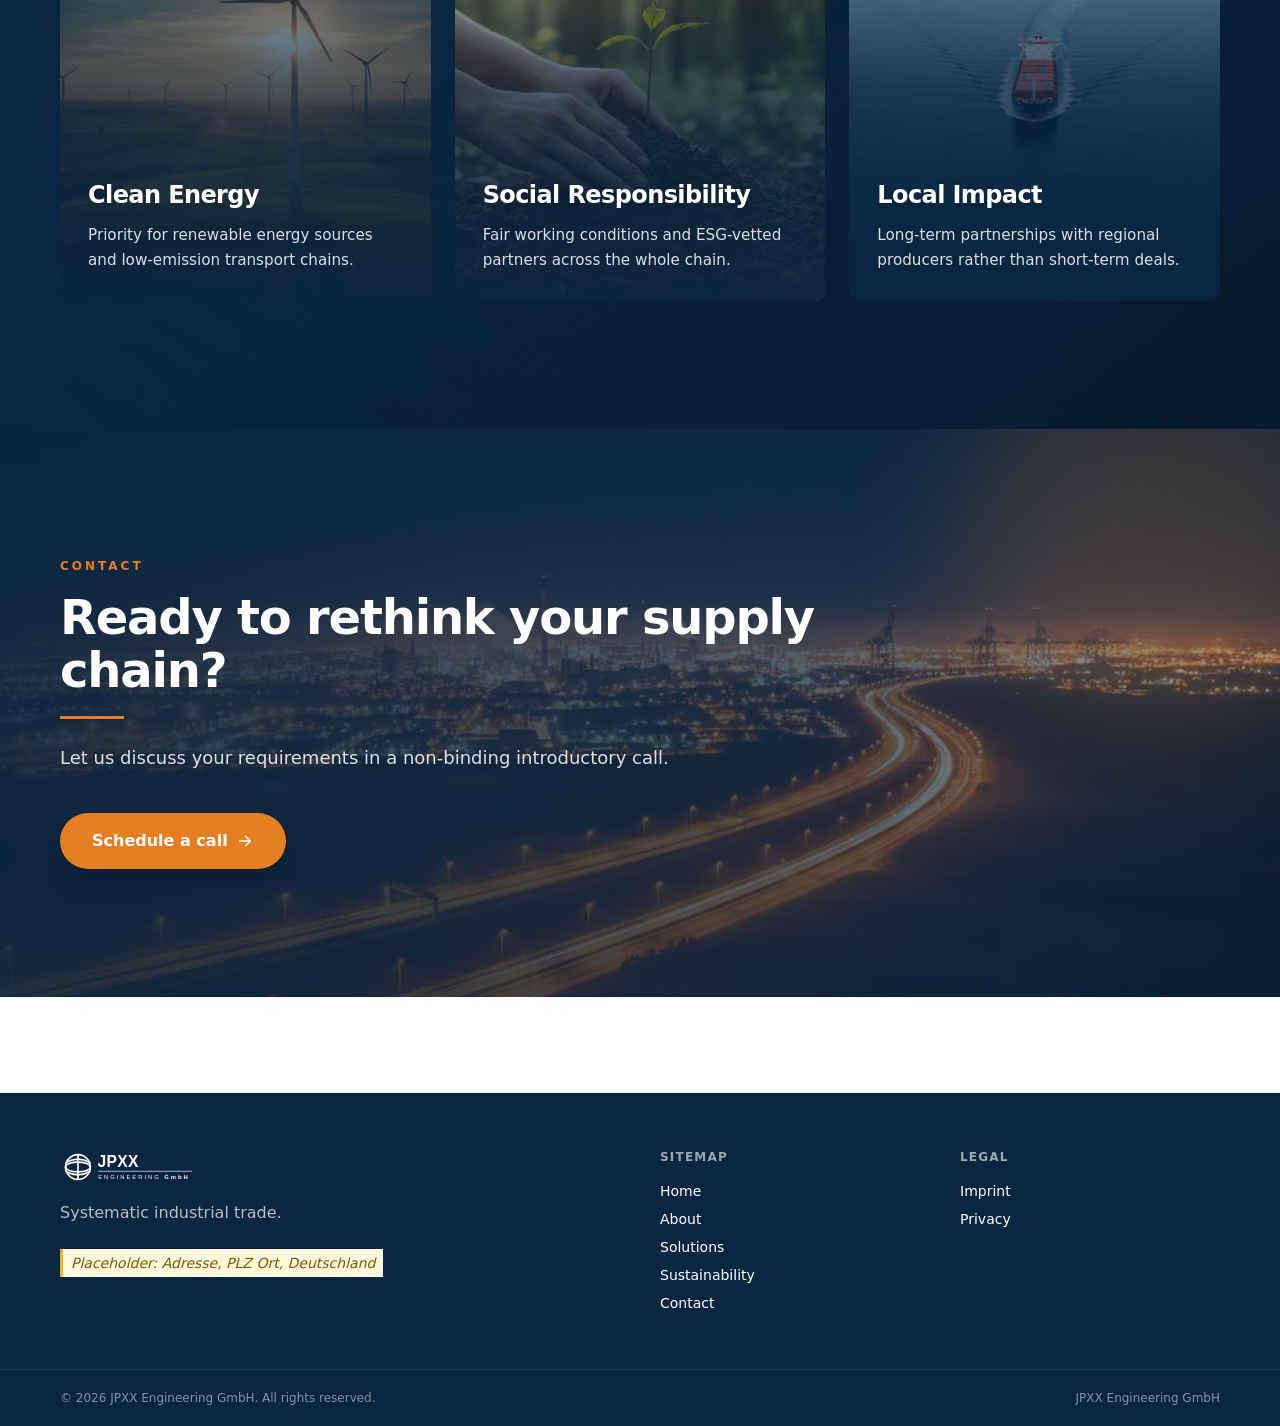
<file: en/index.html>
<!DOCTYPE html><html lang="en"><head><meta charset="utf-8"><meta name="viewport" content="width=device-width, initial-scale=1"><meta name="generator" content="Astro v7.4.0"><link rel="icon" type="image/svg+xml" href="/favicon.svg"><title>Home | JPXX Engineering GmbH</title><meta name="description" content="JPXX Engineering GmbH — International industrial trade, sourcing, logistics and consulting."><link rel="alternate" hreflang="de" href="https://jpxx.de/de"><link rel="alternate" hreflang="en" href="https://jpxx.de/en"><link rel="alternate" hreflang="x-default" href="https://jpxx.de/de"><meta property="og:title" content="Home | JPXX Engineering GmbH"><meta property="og:description" content="JPXX Engineering GmbH — International industrial trade, sourcing, logistics and consulting."><meta property="og:type" content="website"><meta property="og:url" content="https://jpxx.de/en"><link rel="stylesheet" href="/_astro/Base.Co9QmLV5.css"></head><body><a href="#main" class="sr-only focus:not-sr-only focus:absolute focus:top-2 focus:left-2 focus:z-50 focus:bg-white focus:px-4 focus:py-2 focus:ring">Skip to content</a><header class="fixed top-0 inset-x-0 z-40 bg-white/95 backdrop-blur border-b border-[var(--color-rule)]"><div class="bg-[var(--color-brand-orange)] text-white text-[0.78rem] font-medium"><div class="container-wide py-1.5 flex items-center justify-center gap-2 text-center"><span aria-hidden="true">🚧</span><span>Website under construction. Content is being added.</span></div></div><div class="container-wide flex items-center justify-between h-20"><a href="/en" class="flex items-center" aria-label="JPXX Engineering GmbH"><img src="/logo.svg" alt="JPXX Engineering GmbH" class="h-10 w-auto"></a><nav class="hidden md:flex items-center gap-7" aria-label="Primary"><a href="/en" class="nav-link is-active">Home</a><a href="/en/about" class="nav-link ">About</a><a href="/en/solutions" class="nav-link ">Solutions</a><a href="/en/sustainability" class="nav-link ">Sustainability</a><a href="/en/contact" class="nav-link ">Contact</a></nav><div class="flex items-center gap-3"><a href="/de" class="text-sm font-semibold uppercase tracking-widest text-[var(--color-brand-navy)] hover:text-[var(--color-brand-blue)]" aria-label="Switch to DE">DE</a><a href="/en/contact" class="btn btn-primary hidden sm:inline-flex">Contact</a></div></div><!-- mobile nav --><nav class="md:hidden border-t border-[var(--color-rule)] overflow-x-auto" aria-label="Mobile primary"><div class="container-wide flex items-center gap-4 py-2"><a href="/en" class="nav-link whitespace-nowrap is-active">Home</a><a href="/en/about" class="nav-link whitespace-nowrap ">About</a><a href="/en/solutions" class="nav-link whitespace-nowrap ">Solutions</a><a href="/en/sustainability" class="nav-link whitespace-nowrap ">Sustainability</a><a href="/en/contact" class="nav-link whitespace-nowrap ">Contact</a></div></nav></header><main id="main" class="pt-[7rem]"><section class="relative overflow-hidden text-white"><img src="/img/hero-wide.webp" alt="" loading="eager" fetchpriority="high" class="absolute inset-0 w-full h-full object-cover"><!-- Darken + warm vignette for text legibility --><div class="absolute inset-0 bg-[linear-gradient(100deg,rgba(10,37,64,0.88)_0%,rgba(10,37,64,0.55)_45%,rgba(10,37,64,0.25)_100%)]" aria-hidden="true"></div><!-- Subtle grid overlay (world-network vibe) --><div class="absolute inset-0 opacity-[0.08] mix-blend-screen" aria-hidden="true" style="background-image: linear-gradient(to right, rgba(255,255,255,.5) 1px, transparent 1px), linear-gradient(to bottom, rgba(255,255,255,.5) 1px, transparent 1px); background-size: 64px 64px;"></div><!-- Orange glow accent --><div class="absolute -bottom-32 -left-20 w-[520px] h-[520px] rounded-full bg-[var(--color-brand-orange)] opacity-20 blur-3xl" aria-hidden="true"></div><div class="container-wide relative py-24 md:py-36 lg:py-44 min-h-[85vh] flex items-center"><div class="max-w-3xl w-full min-w-0"><p class="eyebrow-orange text-xs md:text-sm">JPXX Engineering GmbH</p><h1 class="font-display mt-5 text-[1.75rem] xs:text-3xl sm:text-5xl md:text-6xl lg:text-7xl leading-[1.1] md:leading-[1.03] font-bold tracking-tight drop-shadow-lg" style="hyphens: auto; -webkit-hyphens: auto; overflow-wrap: break-word; word-break: normal;">Global trade. German engineering precision.</h1><p class="mt-6 text-base sm:text-lg md:text-xl text-white/90 max-w-2xl leading-relaxed">We connect European manufacturers with international markets. Consulting, sourcing, logistics and technical support from a single partner.</p><div class="mt-8 md:mt-10 flex flex-wrap gap-3 md:gap-4"><a href="/en/solutions" class="inline-flex items-center gap-2 rounded-full bg-[var(--color-brand-orange)] hover:bg-[#d26812] text-white px-7 py-3.5 font-semibold shadow-xl shadow-[var(--color-brand-orange)]/30 transition">Explore solutions<svg width="18" height="18" viewBox="0 0 24 24" fill="none" aria-hidden="true"><path d="M5 12h14M13 6l6 6-6 6" stroke="currentColor" stroke-width="2.2" stroke-linecap="round" stroke-linejoin="round"></path></svg></a><a href="/en/contact" class="inline-flex items-center gap-2 rounded-full border-2 border-white/60 hover:border-white hover:bg-white/10 text-white px-7 py-3.5 font-semibold transition">Get in touch</a></div></div></div><!-- Carousel-style side arrows (visual flair only) --><button aria-label="prev" class="hidden md:flex absolute left-5 top-1/2 -translate-y-1/2 w-11 h-11 items-center justify-center rounded-full bg-white/10 hover:bg-white/20 backdrop-blur border border-white/20 text-white transition"><svg width="18" height="18" viewBox="0 0 24 24" fill="none"><path d="M15 6l-6 6 6 6" stroke="currentColor" stroke-width="2" stroke-linecap="round" stroke-linejoin="round"></path></svg></button><button aria-label="next" class="hidden md:flex absolute right-5 top-1/2 -translate-y-1/2 w-11 h-11 items-center justify-center rounded-full bg-white/10 hover:bg-white/20 backdrop-blur border border-white/20 text-white transition"><svg width="18" height="18" viewBox="0 0 24 24" fill="none"><path d="M9 6l6 6-6 6" stroke="currentColor" stroke-width="2" stroke-linecap="round" stroke-linejoin="round"></path></svg></button></section><section class="py-24 md:py-32 bg-white relative overflow-hidden"><div class="container-wide grid md:grid-cols-12 gap-16 items-center"><div class="md:col-span-6 relative"><div class="relative aspect-[4/5] overflow-hidden rounded-xl shadow-2xl ring-1 ring-black/5"><img src="/img/about-team.webp" alt="" loading="lazy" class="absolute inset-0 w-full h-full object-cover"><div class="absolute inset-0 bg-gradient-to-t from-[var(--color-brand-navy)]/40 via-transparent to-transparent" aria-hidden="true"></div></div><!-- Floating chip overlapping bottom-left of image, TIMAN-style --><div class="hidden md:flex absolute -bottom-6 -left-6 lg:-left-10 w-64 bg-[var(--color-brand-navy)] text-white rounded-xl shadow-xl p-5 items-center gap-4"><div class="w-12 h-12 rounded-full bg-[var(--color-brand-orange)] flex items-center justify-center shrink-0"><svg width="22" height="22" viewBox="0 0 24 24" fill="none"><path d="M12 2a10 10 0 100 20 10 10 0 000-20zM8 12l3 3 5-6" stroke="white" stroke-width="2.2" stroke-linecap="round" stroke-linejoin="round"></path></svg></div><div><div class="text-xl font-bold leading-tight">15+</div><div class="text-xs text-white/70 leading-tight mt-1">Years in industrial trade</div></div></div></div><div class="md:col-span-6"><p class="eyebrow-orange">About us</p><h2 class="font-display mt-4 text-3xl md:text-5xl font-bold tracking-tight leading-[1.1] text-[var(--color-brand-navy)]">A reliable partner for international industrial trade.</h2><div class="mt-5 h-[3px] w-16 bg-[var(--color-brand-orange)]"></div><p class="mt-6 text-lg text-[var(--color-ink-soft)] leading-relaxed">JPXX Engineering GmbH, headquartered in Germany, supports companies with import, export and technical sourcing across three continents. We think in supply chains, not shipments.</p><div class="mt-10 grid grid-cols-3 gap-4 max-w-md"><div><div class="text-3xl font-bold text-[var(--color-brand-navy)]">3</div><div class="text-xs text-[var(--color-ink-soft)] mt-1 uppercase tracking-wider">Continents</div></div><div><div class="text-3xl font-bold text-[var(--color-brand-navy)]">24/7</div><div class="text-xs text-[var(--color-ink-soft)] mt-1 uppercase tracking-wider">Support</div></div><div><div class="text-3xl font-bold text-[var(--color-brand-navy)]"><span class="placeholder">100+</span></div><div class="text-xs text-[var(--color-ink-soft)] mt-1 uppercase tracking-wider">Partners</div></div></div><a href="/en/about" class="mt-10 inline-flex items-center gap-2 rounded-full bg-[var(--color-brand-navy)] hover:bg-[#133a5f] text-white px-7 py-3.5 font-semibold transition">Read more<svg width="16" height="16" viewBox="0 0 24 24" fill="none"><path d="M5 12h14M13 6l6 6-6 6" stroke="currentColor" stroke-width="2.2" stroke-linecap="round" stroke-linejoin="round"></path></svg></a></div></div></section><section class="py-24 md:py-32 bg-[var(--color-brand-navy)] text-white relative overflow-hidden"><!-- subtle diagonal highlight --><div class="absolute inset-0 opacity-[0.05]" aria-hidden="true" style="background-image: linear-gradient(135deg, white 1px, transparent 1px); background-size: 48px 48px;"></div><div class="container-wide relative"><p class="eyebrow-orange">Solutions</p><h2 class="font-display mt-4 text-3xl md:text-5xl font-bold tracking-tight max-w-3xl">Four areas where we add measurable value.</h2><div class="mt-5 h-[3px] w-16 bg-[var(--color-brand-orange)]"></div><p class="mt-6 text-white/75 text-lg max-w-2xl leading-relaxed">From initial market access to stable, recurring delivery.</p><div class="mt-14 grid gap-6 sm:grid-cols-2 lg:grid-cols-3 xl:grid-cols-3"><article class="group relative overflow-hidden rounded-xl aspect-[4/5] isolate transition-transform hover:-translate-y-1 "><img src="/img/solutions-supply.webp" alt="" loading="lazy" class="absolute inset-0 w-full h-full object-cover transition-transform duration-700 group-hover:scale-110"><!-- navy gradient overlay --><div class="absolute inset-0 bg-[linear-gradient(180deg,rgba(10,37,64,0.15)_0%,rgba(10,37,64,0.75)_55%,rgba(10,37,64,0.95)_100%)]" aria-hidden="true"></div><div class="absolute inset-0 p-7 flex flex-col justify-end"><h3 class="font-display text-2xl md:text-[1.65rem] font-bold leading-tight tracking-tight drop-shadow">Supply Chain Management</h3><p class="mt-3 text-white/85 text-[0.95rem] leading-relaxed max-w-md">End-to-end orchestration of your sourcing and distribution chains. Transparent processes, reliable schedules, vetted partners.</p><a href="/en/solutions" class="mt-5 inline-flex self-start items-center gap-2 rounded-full bg-[var(--color-brand-blue)] hover:bg-[#166cae] text-white text-sm font-semibold px-5 py-2.5 transition">Read more<svg width="14" height="14" viewBox="0 0 24 24" fill="none"><path d="M5 12h14M13 6l6 6-6 6" stroke="currentColor" stroke-width="2.2" stroke-linecap="round" stroke-linejoin="round"></path></svg></a></div></article><article class="group relative overflow-hidden rounded-xl aspect-[4/5] isolate transition-transform hover:-translate-y-1 "><img src="/img/solutions-sourcing.webp" alt="" loading="lazy" class="absolute inset-0 w-full h-full object-cover transition-transform duration-700 group-hover:scale-110"><!-- navy gradient overlay --><div class="absolute inset-0 bg-[linear-gradient(180deg,rgba(10,37,64,0.15)_0%,rgba(10,37,64,0.75)_55%,rgba(10,37,64,0.95)_100%)]" aria-hidden="true"></div><div class="absolute inset-0 p-7 flex flex-col justify-end"><h3 class="font-display text-2xl md:text-[1.65rem] font-bold leading-tight tracking-tight drop-shadow">Sourcing &amp; Partner Matching</h3><p class="mt-3 text-white/85 text-[0.95rem] leading-relaxed max-w-md">We identify the right manufacturer, supplier or distribution partner for your market. Qualified, audited, negotiated.</p><a href="/en/solutions" class="mt-5 inline-flex self-start items-center gap-2 rounded-full bg-[var(--color-brand-blue)] hover:bg-[#166cae] text-white text-sm font-semibold px-5 py-2.5 transition">Read more<svg width="14" height="14" viewBox="0 0 24 24" fill="none"><path d="M5 12h14M13 6l6 6-6 6" stroke="currentColor" stroke-width="2.2" stroke-linecap="round" stroke-linejoin="round"></path></svg></a></div></article><article class="group relative overflow-hidden rounded-xl aspect-[4/5] isolate transition-transform hover:-translate-y-1 "><img src="/img/solutions-logistics.webp" alt="" loading="lazy" class="absolute inset-0 w-full h-full object-cover transition-transform duration-700 group-hover:scale-110"><!-- navy gradient overlay --><div class="absolute inset-0 bg-[linear-gradient(180deg,rgba(10,37,64,0.15)_0%,rgba(10,37,64,0.75)_55%,rgba(10,37,64,0.95)_100%)]" aria-hidden="true"></div><div class="absolute inset-0 p-7 flex flex-col justify-end"><h3 class="font-display text-2xl md:text-[1.65rem] font-bold leading-tight tracking-tight drop-shadow">Freight &amp; Logistics</h3><p class="mt-3 text-white/85 text-[0.95rem] leading-relaxed max-w-md">Sea, air and road freight through reliable partners. Customs, documentation and warehousing included.</p><a href="/en/solutions" class="mt-5 inline-flex self-start items-center gap-2 rounded-full bg-[var(--color-brand-blue)] hover:bg-[#166cae] text-white text-sm font-semibold px-5 py-2.5 transition">Read more<svg width="14" height="14" viewBox="0 0 24 24" fill="none"><path d="M5 12h14M13 6l6 6-6 6" stroke="currentColor" stroke-width="2.2" stroke-linecap="round" stroke-linejoin="round"></path></svg></a></div></article><article class="group relative overflow-hidden rounded-xl aspect-[4/5] isolate transition-transform hover:-translate-y-1 lg:col-span-3 lg:aspect-[16/6]"><img src="/img/solutions-consulting.webp" alt="" loading="lazy" class="absolute inset-0 w-full h-full object-cover transition-transform duration-700 group-hover:scale-110"><!-- navy gradient overlay --><div class="absolute inset-0 bg-[linear-gradient(180deg,rgba(10,37,64,0.15)_0%,rgba(10,37,64,0.75)_55%,rgba(10,37,64,0.95)_100%)]" aria-hidden="true"></div><div class="absolute inset-0 p-7 flex flex-col justify-end"><h3 class="font-display text-2xl md:text-[1.65rem] font-bold leading-tight tracking-tight drop-shadow">Strategic Consulting</h3><p class="mt-3 text-white/85 text-[0.95rem] leading-relaxed max-w-md">Market entry strategies, regulatory guidance, cost optimisation and process automation.</p><a href="/en/solutions" class="mt-5 inline-flex self-start items-center gap-2 rounded-full bg-[var(--color-brand-blue)] hover:bg-[#166cae] text-white text-sm font-semibold px-5 py-2.5 transition">Read more<svg width="14" height="14" viewBox="0 0 24 24" fill="none"><path d="M5 12h14M13 6l6 6-6 6" stroke="currentColor" stroke-width="2.2" stroke-linecap="round" stroke-linejoin="round"></path></svg></a></div></article></div></div></section><section class="py-24 md:py-32 bg-white relative overflow-hidden"><div class="container-wide"><div class="grid lg:grid-cols-12 gap-12 lg:gap-16 items-end"><div class="lg:col-span-5"><p class="eyebrow-orange">Sectors</p><h2 class="font-display mt-4 text-3xl md:text-4xl lg:text-5xl font-bold tracking-tight leading-[1.1] text-[var(--color-brand-navy)]">Shaping the future with innovation.</h2><div class="mt-5 h-[3px] w-16 bg-[var(--color-brand-orange)]"></div></div><div class="lg:col-span-7"><p class="text-lg text-[var(--color-ink-soft)] leading-relaxed">We operate across industries and bring deep experience in core industrial sectors where quality, reliable supply and technical understanding are decisive.</p></div></div><div class="mt-14 grid gap-4 sm:grid-cols-2 lg:grid-cols-4"><article class="group relative p-7 md:p-8 min-h-[220px] flex flex-col justify-between overflow-hidden transition-colors bg-[var(--color-paper-soft)] text-[var(--color-brand-navy)] hover:bg-[var(--color-brand-navy)] hover:text-white"><div class="font-display text-5xl md:text-6xl font-bold tracking-tight leading-none text-[var(--color-brand-navy)]/15 group-hover:text-[var(--color-brand-orange)] transition-colors">01</div><div class="mt-6"><h3 class="font-display text-xl font-bold tracking-tight">Machinery</h3><p class="mt-3 text-sm leading-relaxed text-[var(--color-ink-soft)] group-hover:text-white/85 transition-colors">Machine tools, drive technology and industrial equipment for the global market.</p></div></article><article class="group relative p-7 md:p-8 min-h-[220px] flex flex-col justify-between overflow-hidden transition-colors bg-[var(--color-brand-navy)] text-white"><div class="font-display text-5xl md:text-6xl font-bold tracking-tight leading-none text-[var(--color-brand-orange)] transition-colors">02</div><div class="mt-6"><h3 class="font-display text-xl font-bold tracking-tight">Automotive</h3><p class="mt-3 text-sm leading-relaxed text-white/80 transition-colors">Supplier parts and components for OEMs and Tier-1 manufacturers.</p></div></article><article class="group relative p-7 md:p-8 min-h-[220px] flex flex-col justify-between overflow-hidden transition-colors bg-[var(--color-paper-soft)] text-[var(--color-brand-navy)] hover:bg-[var(--color-brand-navy)] hover:text-white"><div class="font-display text-5xl md:text-6xl font-bold tracking-tight leading-none text-[var(--color-brand-navy)]/15 group-hover:text-[var(--color-brand-orange)] transition-colors">03</div><div class="mt-6"><h3 class="font-display text-xl font-bold tracking-tight">Construction</h3><p class="mt-3 text-sm leading-relaxed text-[var(--color-ink-soft)] group-hover:text-white/85 transition-colors">Building materials, infrastructure components and specialty products for international projects.</p></div></article><article class="group relative p-7 md:p-8 min-h-[220px] flex flex-col justify-between overflow-hidden transition-colors bg-[var(--color-paper-soft)] text-[var(--color-brand-navy)] hover:bg-[var(--color-brand-navy)] hover:text-white"><div class="font-display text-5xl md:text-6xl font-bold tracking-tight leading-none text-[var(--color-brand-navy)]/15 group-hover:text-[var(--color-brand-orange)] transition-colors">04</div><div class="mt-6"><h3 class="font-display text-xl font-bold tracking-tight">Process Automation</h3><p class="mt-3 text-sm leading-relaxed text-[var(--color-ink-soft)] group-hover:text-white/85 transition-colors">Sensors, control systems and automation solutions for Industry 4.0.</p></div></article></div></div></section><section class="relative py-24 md:py-32 bg-[var(--color-brand-navy)] text-white overflow-hidden"><img src="/img/sustain-bg.webp" alt="" loading="lazy" class="absolute inset-0 w-full h-full object-cover opacity-15" aria-hidden="true"><div class="absolute inset-0 bg-gradient-to-br from-[var(--color-brand-navy)] via-[var(--color-brand-navy)]/90 to-[#071a2e]" aria-hidden="true"></div><div class="container-wide relative"><div class="max-w-3xl"><p class="eyebrow-orange">Sustainability</p><h2 class="font-display mt-4 text-3xl md:text-5xl font-bold tracking-tight leading-[1.1]">Responsibility across the full value chain.</h2><div class="mt-5 h-[3px] w-16 bg-[var(--color-brand-orange)]"></div><p class="mt-6 text-white/80 text-lg leading-relaxed">We assess partners not only on price and quality, but also on ecological and social standards. Sustainable trade is durable trade.</p></div><div class="mt-14 grid gap-6 md:grid-cols-3"><article class="group relative aspect-[4/5] overflow-hidden rounded-xl isolate transition-transform hover:-translate-y-1"><img src="/img/sustain-card-1.webp" alt="" loading="lazy" class="absolute inset-0 w-full h-full object-cover transition-transform duration-700 group-hover:scale-110"><div class="absolute inset-0 bg-[linear-gradient(180deg,rgba(10,37,64,0.1)_0%,rgba(10,37,64,0.75)_55%,rgba(10,37,64,0.95)_100%)]" aria-hidden="true"></div><div class="absolute inset-0 p-7 flex flex-col justify-end"><h3 class="font-display text-2xl font-bold tracking-tight drop-shadow">Clean Energy</h3><p class="mt-3 text-white/85 text-[0.95rem] leading-relaxed">Priority for renewable energy sources and low-emission transport chains.</p></div></article><article class="group relative aspect-[4/5] overflow-hidden rounded-xl isolate transition-transform hover:-translate-y-1"><img src="/img/sustain-card-2.webp" alt="" loading="lazy" class="absolute inset-0 w-full h-full object-cover transition-transform duration-700 group-hover:scale-110"><div class="absolute inset-0 bg-[linear-gradient(180deg,rgba(10,37,64,0.1)_0%,rgba(10,37,64,0.75)_55%,rgba(10,37,64,0.95)_100%)]" aria-hidden="true"></div><div class="absolute inset-0 p-7 flex flex-col justify-end"><h3 class="font-display text-2xl font-bold tracking-tight drop-shadow">Social Responsibility</h3><p class="mt-3 text-white/85 text-[0.95rem] leading-relaxed">Fair working conditions and ESG-vetted partners across the whole chain.</p></div></article><article class="group relative aspect-[4/5] overflow-hidden rounded-xl isolate transition-transform hover:-translate-y-1"><img src="/img/sustain-card-3.webp" alt="" loading="lazy" class="absolute inset-0 w-full h-full object-cover transition-transform duration-700 group-hover:scale-110"><div class="absolute inset-0 bg-[linear-gradient(180deg,rgba(10,37,64,0.1)_0%,rgba(10,37,64,0.75)_55%,rgba(10,37,64,0.95)_100%)]" aria-hidden="true"></div><div class="absolute inset-0 p-7 flex flex-col justify-end"><h3 class="font-display text-2xl font-bold tracking-tight drop-shadow">Local Impact</h3><p class="mt-3 text-white/85 text-[0.95rem] leading-relaxed">Long-term partnerships with regional producers rather than short-term deals.</p></div></article></div></div></section><section class="relative overflow-hidden text-white"><img src="/img/cta-banner.webp" alt="" loading="lazy" class="absolute inset-0 w-full h-full object-cover"><div class="absolute inset-0 bg-[linear-gradient(90deg,rgba(10,37,64,0.9)_0%,rgba(10,37,64,0.65)_70%,rgba(10,37,64,0.4)_100%)]" aria-hidden="true"></div><div class="absolute -top-20 -right-20 w-[400px] h-[400px] rounded-full bg-[var(--color-brand-orange)] opacity-20 blur-3xl" aria-hidden="true"></div><div class="container-wide relative py-24 md:py-32"><div class="max-w-3xl"><p class="eyebrow-orange">Contact</p><h2 class="font-display mt-4 text-3xl md:text-5xl font-bold tracking-tight leading-[1.1]">Ready to rethink your supply chain?</h2><div class="mt-5 h-[3px] w-16 bg-[var(--color-brand-orange)]"></div><p class="mt-6 text-white/85 text-lg leading-relaxed max-w-2xl">Let us discuss your requirements in a non-binding introductory call.</p><a href="/en/contact" class="mt-10 inline-flex items-center gap-2 rounded-full bg-[var(--color-brand-orange)] hover:bg-[#d26812] text-white px-8 py-4 font-semibold text-base shadow-xl shadow-[var(--color-brand-orange)]/30 transition">Schedule a call<svg width="18" height="18" viewBox="0 0 24 24" fill="none"><path d="M5 12h14M13 6l6 6-6 6" stroke="currentColor" stroke-width="2.2" stroke-linecap="round" stroke-linejoin="round"></path></svg></a></div></div></section></main><footer class="mt-24 bg-[var(--color-brand-navy)] text-white"><div class="container-wide py-14 grid gap-10 md:grid-cols-4"><div class="md:col-span-2"><div class="flex items-center gap-3 mb-4"><img src="/logo.svg" alt="JPXX Engineering GmbH" class="h-9 w-auto brightness-0 invert"></div><p class="text-white/70 max-w-md">Systematic industrial trade.</p><p class="text-white/50 text-sm mt-6"><span class="placeholder">Placeholder: Adresse, PLZ Ort, Deutschland</span></p></div><div><h4 class="font-semibold uppercase tracking-widest text-xs text-white/60 mb-4">Sitemap</h4><ul class="space-y-2 text-sm"><li><a class="hover:text-[var(--color-brand-blue)]" href="/en">Home</a></li><li><a class="hover:text-[var(--color-brand-blue)]" href="/en/about">About</a></li><li><a class="hover:text-[var(--color-brand-blue)]" href="/en/solutions">Solutions</a></li><li><a class="hover:text-[var(--color-brand-blue)]" href="/en/sustainability">Sustainability</a></li><li><a class="hover:text-[var(--color-brand-blue)]" href="/en/contact">Contact</a></li></ul></div><div><h4 class="font-semibold uppercase tracking-widest text-xs text-white/60 mb-4">Legal</h4><ul class="space-y-2 text-sm"><li><a class="hover:text-[var(--color-brand-blue)]" href="/en/imprint">Imprint</a></li><li><a class="hover:text-[var(--color-brand-blue)]" href="/en/privacy">Privacy</a></li></ul></div></div><div class="border-t border-white/10"><div class="container-wide py-5 text-xs text-white/50 flex flex-wrap gap-4 justify-between"><span>© 2026 JPXX Engineering GmbH. All rights reserved.</span><span>JPXX Engineering GmbH</span></div></div></footer></body></html>
</file>
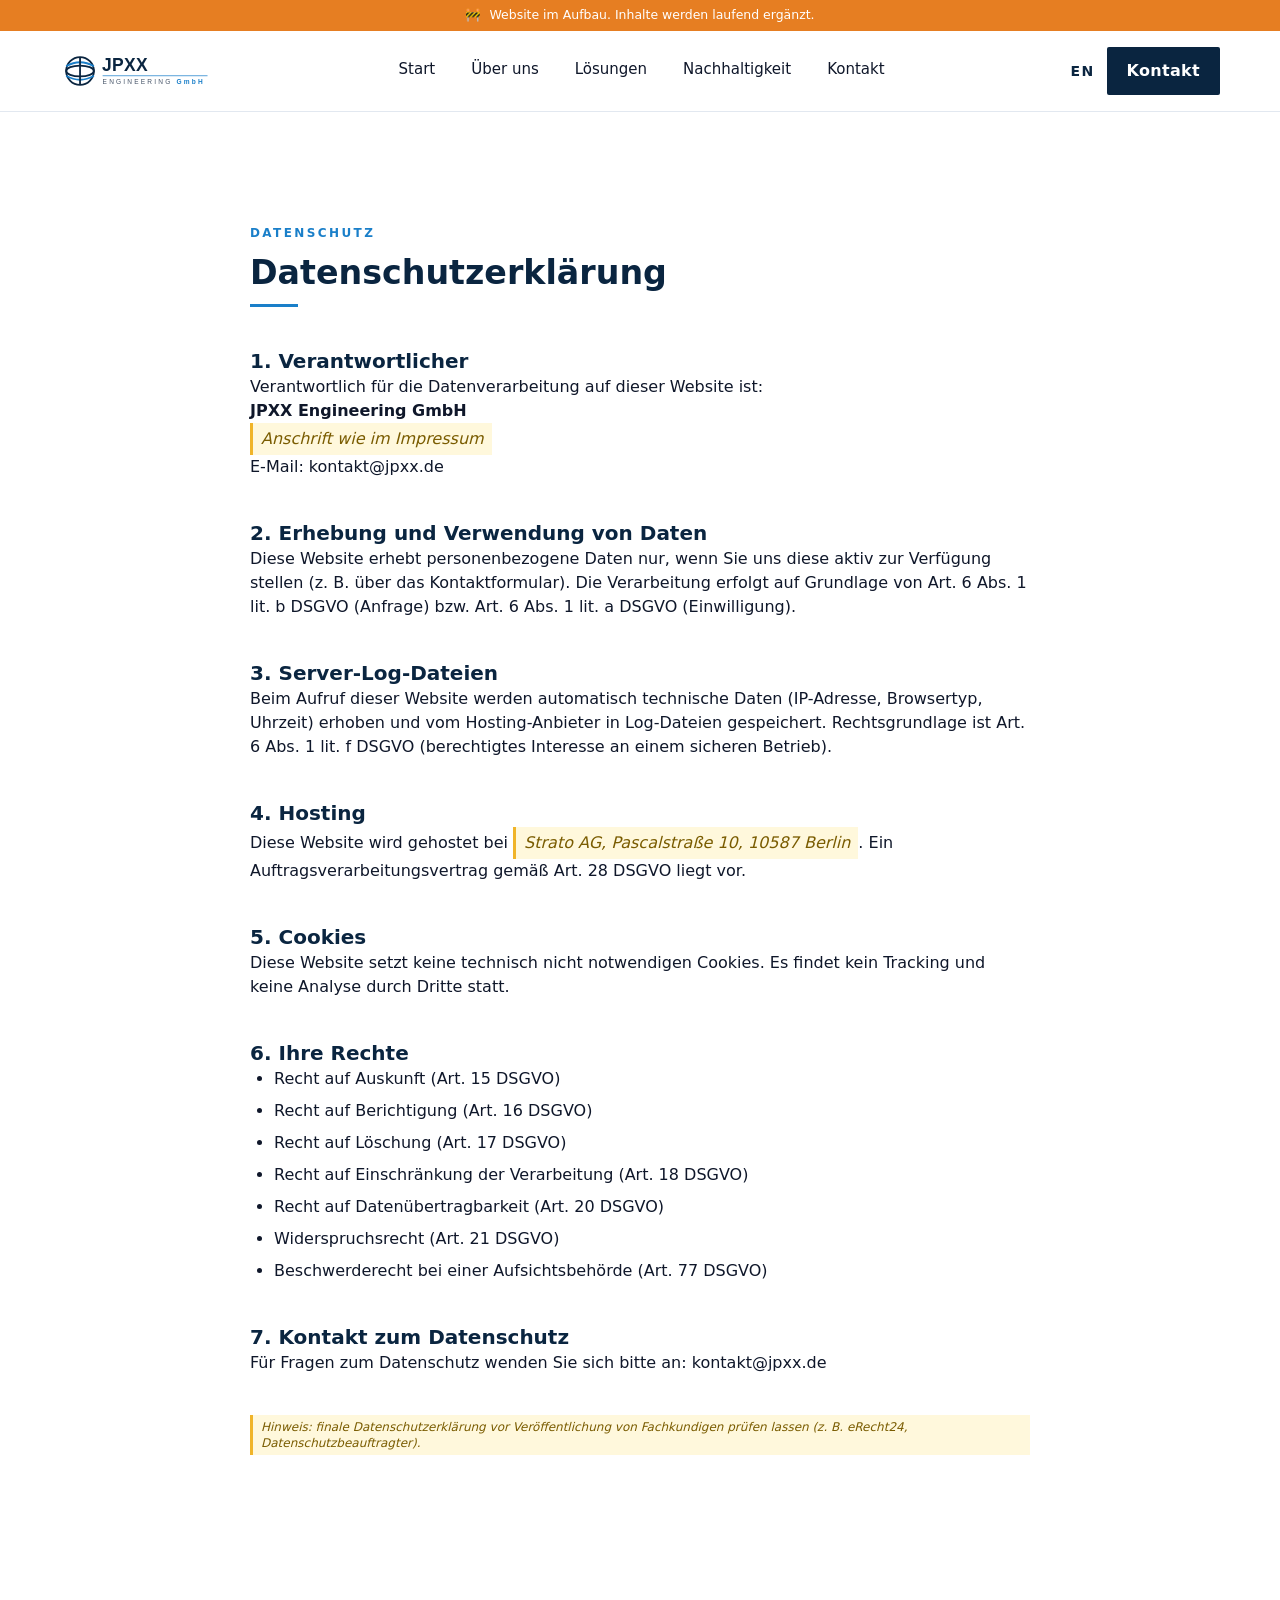
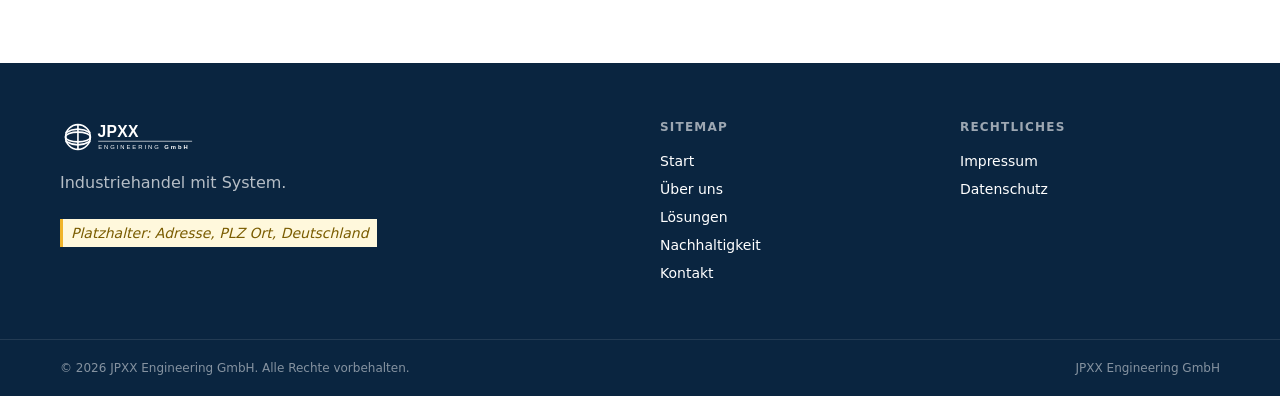
<file: de/datenschutz/index.html>
<!DOCTYPE html><html lang="de"><head><meta charset="utf-8"><meta name="viewport" content="width=device-width, initial-scale=1"><meta name="generator" content="Astro v7.4.0"><link rel="icon" type="image/svg+xml" href="/favicon.svg"><title>Datenschutz | JPXX Engineering GmbH</title><meta name="description" content="JPXX Engineering GmbH — Internationaler Industriehandel, Beschaffung, Logistik und Beratung."><link rel="alternate" hreflang="de" href="https://jpxx.de/de/datenschutz"><link rel="alternate" hreflang="en" href="https://jpxx.de/en/privacy"><link rel="alternate" hreflang="x-default" href="https://jpxx.de/de"><meta property="og:title" content="Datenschutz | JPXX Engineering GmbH"><meta property="og:description" content="JPXX Engineering GmbH — Internationaler Industriehandel, Beschaffung, Logistik und Beratung."><meta property="og:type" content="website"><meta property="og:url" content="https://jpxx.de/de/datenschutz"><link rel="stylesheet" href="/_astro/Base.Co9QmLV5.css"></head><body><a href="#main" class="sr-only focus:not-sr-only focus:absolute focus:top-2 focus:left-2 focus:z-50 focus:bg-white focus:px-4 focus:py-2 focus:ring">Skip to content</a><header class="fixed top-0 inset-x-0 z-40 bg-white/95 backdrop-blur border-b border-[var(--color-rule)]"><div class="bg-[var(--color-brand-orange)] text-white text-[0.78rem] font-medium"><div class="container-wide py-1.5 flex items-center justify-center gap-2 text-center"><span aria-hidden="true">🚧</span><span>Website im Aufbau. Inhalte werden laufend ergänzt.</span></div></div><div class="container-wide flex items-center justify-between h-20"><a href="/de" class="flex items-center" aria-label="JPXX Engineering GmbH"><img src="/logo.svg" alt="JPXX Engineering GmbH" class="h-10 w-auto"></a><nav class="hidden md:flex items-center gap-7" aria-label="Primary"><a href="/de" class="nav-link ">Start</a><a href="/de/ueber-uns" class="nav-link ">Über uns</a><a href="/de/loesungen" class="nav-link ">Lösungen</a><a href="/de/nachhaltigkeit" class="nav-link ">Nachhaltigkeit</a><a href="/de/kontakt" class="nav-link ">Kontakt</a></nav><div class="flex items-center gap-3"><a href="/en/privacy" class="text-sm font-semibold uppercase tracking-widest text-[var(--color-brand-navy)] hover:text-[var(--color-brand-blue)]" aria-label="Switch to EN">EN</a><a href="/de/kontakt" class="btn btn-primary hidden sm:inline-flex">Kontakt</a></div></div><!-- mobile nav --><nav class="md:hidden border-t border-[var(--color-rule)] overflow-x-auto" aria-label="Mobile primary"><div class="container-wide flex items-center gap-4 py-2"><a href="/de" class="nav-link whitespace-nowrap ">Start</a><a href="/de/ueber-uns" class="nav-link whitespace-nowrap ">Über uns</a><a href="/de/loesungen" class="nav-link whitespace-nowrap ">Lösungen</a><a href="/de/nachhaltigkeit" class="nav-link whitespace-nowrap ">Nachhaltigkeit</a><a href="/de/kontakt" class="nav-link whitespace-nowrap ">Kontakt</a></div></nav></header><main id="main" class="pt-[7rem]"><section class="py-20 md:py-28"><div class="container-narrow"><p class="eyebrow">Datenschutz</p><h1 class="section-title mt-3">Datenschutzerklärung</h1><div class="rule-accent"></div><h2 class="mt-10 text-xl font-semibold text-[var(--color-brand-navy)]">1. Verantwortlicher</h2><p>Verantwortlich für die Datenverarbeitung auf dieser Website ist:<br><strong>JPXX Engineering GmbH</strong><br><span class="placeholder">Anschrift wie im Impressum</span><br>E-Mail: kontakt@jpxx.de</p><h2 class="mt-10 text-xl font-semibold text-[var(--color-brand-navy)]">2. Erhebung und Verwendung von Daten</h2><p>Diese Website erhebt personenbezogene Daten nur, wenn Sie uns diese aktiv zur Verfügung stellen (z. B. über das Kontaktformular). Die Verarbeitung erfolgt auf Grundlage von Art. 6 Abs. 1 lit. b DSGVO (Anfrage) bzw. Art. 6 Abs. 1 lit. a DSGVO (Einwilligung).</p><h2 class="mt-10 text-xl font-semibold text-[var(--color-brand-navy)]">3. Server-Log-Dateien</h2><p>Beim Aufruf dieser Website werden automatisch technische Daten (IP-Adresse, Browsertyp, Uhrzeit) erhoben und vom Hosting-Anbieter in Log-Dateien gespeichert. Rechtsgrundlage ist Art. 6 Abs. 1 lit. f DSGVO (berechtigtes Interesse an einem sicheren Betrieb).</p><h2 class="mt-10 text-xl font-semibold text-[var(--color-brand-navy)]">4. Hosting</h2><p>Diese Website wird gehostet bei <span class="placeholder">Strato AG, Pascalstraße 10, 10587 Berlin</span>. Ein Auftragsverarbeitungsvertrag gemäß Art. 28 DSGVO liegt vor.</p><h2 class="mt-10 text-xl font-semibold text-[var(--color-brand-navy)]">5. Cookies</h2><p>Diese Website setzt keine technisch nicht notwendigen Cookies. Es findet kein Tracking und keine Analyse durch Dritte statt.</p><h2 class="mt-10 text-xl font-semibold text-[var(--color-brand-navy)]">6. Ihre Rechte</h2><ul class="list-disc pl-6 space-y-2"><li>Recht auf Auskunft (Art. 15 DSGVO)</li><li>Recht auf Berichtigung (Art. 16 DSGVO)</li><li>Recht auf Löschung (Art. 17 DSGVO)</li><li>Recht auf Einschränkung der Verarbeitung (Art. 18 DSGVO)</li><li>Recht auf Datenübertragbarkeit (Art. 20 DSGVO)</li><li>Widerspruchsrecht (Art. 21 DSGVO)</li><li>Beschwerderecht bei einer Aufsichtsbehörde (Art. 77 DSGVO)</li></ul><h2 class="mt-10 text-xl font-semibold text-[var(--color-brand-navy)]">7. Kontakt zum Datenschutz</h2><p>Für Fragen zum Datenschutz wenden Sie sich bitte an: kontakt@jpxx.de</p><p class="mt-10 text-xs text-[var(--color-ink-soft)]"><span class="placeholder">Hinweis: finale Datenschutzerklärung vor Veröffentlichung von Fachkundigen prüfen lassen (z. B. eRecht24, Datenschutzbeauftragter).</span></p></div></section></main><footer class="mt-24 bg-[var(--color-brand-navy)] text-white"><div class="container-wide py-14 grid gap-10 md:grid-cols-4"><div class="md:col-span-2"><div class="flex items-center gap-3 mb-4"><img src="/logo.svg" alt="JPXX Engineering GmbH" class="h-9 w-auto brightness-0 invert"></div><p class="text-white/70 max-w-md">Industriehandel mit System.</p><p class="text-white/50 text-sm mt-6"><span class="placeholder">Platzhalter: Adresse, PLZ Ort, Deutschland</span></p></div><div><h4 class="font-semibold uppercase tracking-widest text-xs text-white/60 mb-4">Sitemap</h4><ul class="space-y-2 text-sm"><li><a class="hover:text-[var(--color-brand-blue)]" href="/de">Start</a></li><li><a class="hover:text-[var(--color-brand-blue)]" href="/de/ueber-uns">Über uns</a></li><li><a class="hover:text-[var(--color-brand-blue)]" href="/de/loesungen">Lösungen</a></li><li><a class="hover:text-[var(--color-brand-blue)]" href="/de/nachhaltigkeit">Nachhaltigkeit</a></li><li><a class="hover:text-[var(--color-brand-blue)]" href="/de/kontakt">Kontakt</a></li></ul></div><div><h4 class="font-semibold uppercase tracking-widest text-xs text-white/60 mb-4">Rechtliches</h4><ul class="space-y-2 text-sm"><li><a class="hover:text-[var(--color-brand-blue)]" href="/de/impressum">Impressum</a></li><li><a class="hover:text-[var(--color-brand-blue)]" href="/de/datenschutz">Datenschutz</a></li></ul></div></div><div class="border-t border-white/10"><div class="container-wide py-5 text-xs text-white/50 flex flex-wrap gap-4 justify-between"><span>© 2026 JPXX Engineering GmbH. Alle Rechte vorbehalten.</span><span>JPXX Engineering GmbH</span></div></div></footer></body></html>
</file>
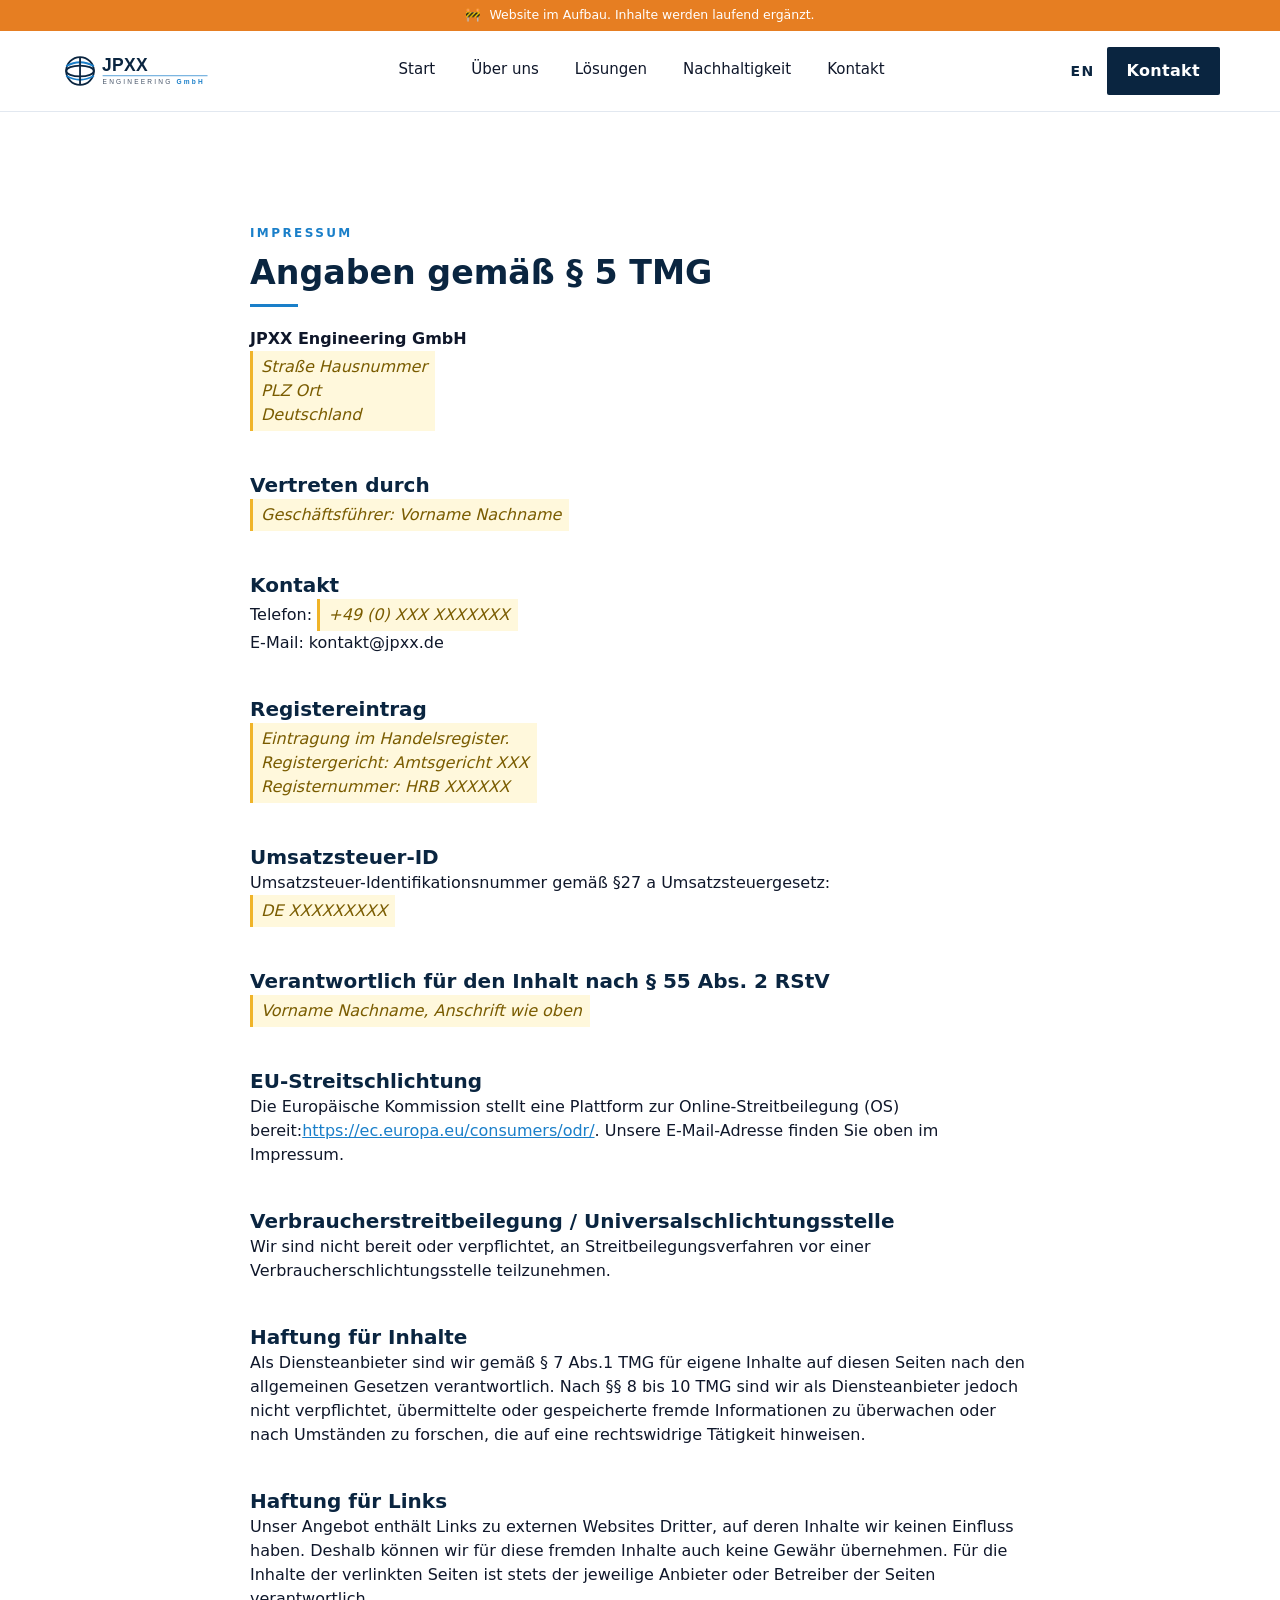
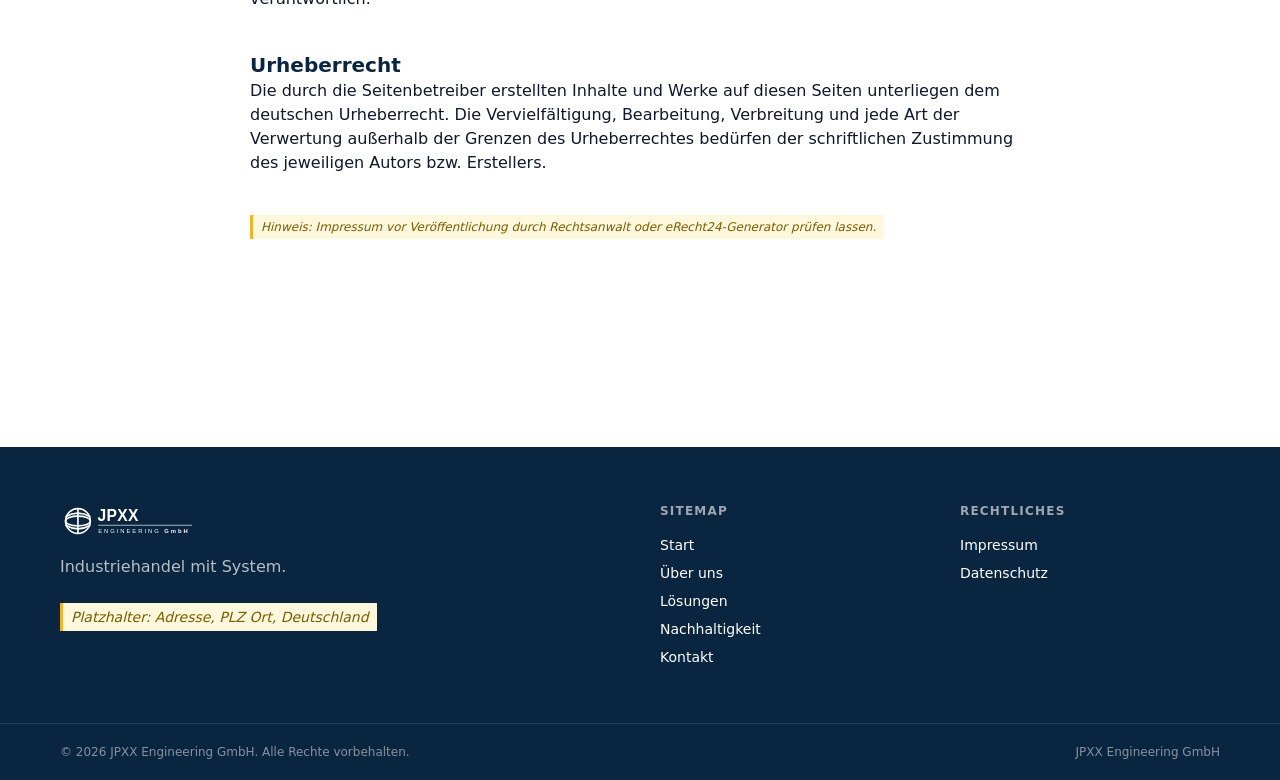
<file: de/impressum/index.html>
<!DOCTYPE html><html lang="de"><head><meta charset="utf-8"><meta name="viewport" content="width=device-width, initial-scale=1"><meta name="generator" content="Astro v7.4.0"><link rel="icon" type="image/svg+xml" href="/favicon.svg"><title>Impressum | JPXX Engineering GmbH</title><meta name="description" content="JPXX Engineering GmbH — Internationaler Industriehandel, Beschaffung, Logistik und Beratung."><link rel="alternate" hreflang="de" href="https://jpxx.de/de/impressum"><link rel="alternate" hreflang="en" href="https://jpxx.de/en/imprint"><link rel="alternate" hreflang="x-default" href="https://jpxx.de/de"><meta property="og:title" content="Impressum | JPXX Engineering GmbH"><meta property="og:description" content="JPXX Engineering GmbH — Internationaler Industriehandel, Beschaffung, Logistik und Beratung."><meta property="og:type" content="website"><meta property="og:url" content="https://jpxx.de/de/impressum"><link rel="stylesheet" href="/_astro/Base.Co9QmLV5.css"></head><body><a href="#main" class="sr-only focus:not-sr-only focus:absolute focus:top-2 focus:left-2 focus:z-50 focus:bg-white focus:px-4 focus:py-2 focus:ring">Skip to content</a><header class="fixed top-0 inset-x-0 z-40 bg-white/95 backdrop-blur border-b border-[var(--color-rule)]"><div class="bg-[var(--color-brand-orange)] text-white text-[0.78rem] font-medium"><div class="container-wide py-1.5 flex items-center justify-center gap-2 text-center"><span aria-hidden="true">🚧</span><span>Website im Aufbau. Inhalte werden laufend ergänzt.</span></div></div><div class="container-wide flex items-center justify-between h-20"><a href="/de" class="flex items-center" aria-label="JPXX Engineering GmbH"><img src="/logo.svg" alt="JPXX Engineering GmbH" class="h-10 w-auto"></a><nav class="hidden md:flex items-center gap-7" aria-label="Primary"><a href="/de" class="nav-link ">Start</a><a href="/de/ueber-uns" class="nav-link ">Über uns</a><a href="/de/loesungen" class="nav-link ">Lösungen</a><a href="/de/nachhaltigkeit" class="nav-link ">Nachhaltigkeit</a><a href="/de/kontakt" class="nav-link ">Kontakt</a></nav><div class="flex items-center gap-3"><a href="/en/imprint" class="text-sm font-semibold uppercase tracking-widest text-[var(--color-brand-navy)] hover:text-[var(--color-brand-blue)]" aria-label="Switch to EN">EN</a><a href="/de/kontakt" class="btn btn-primary hidden sm:inline-flex">Kontakt</a></div></div><!-- mobile nav --><nav class="md:hidden border-t border-[var(--color-rule)] overflow-x-auto" aria-label="Mobile primary"><div class="container-wide flex items-center gap-4 py-2"><a href="/de" class="nav-link whitespace-nowrap ">Start</a><a href="/de/ueber-uns" class="nav-link whitespace-nowrap ">Über uns</a><a href="/de/loesungen" class="nav-link whitespace-nowrap ">Lösungen</a><a href="/de/nachhaltigkeit" class="nav-link whitespace-nowrap ">Nachhaltigkeit</a><a href="/de/kontakt" class="nav-link whitespace-nowrap ">Kontakt</a></div></nav></header><main id="main" class="pt-[7rem]"><section class="py-20 md:py-28"><div class="container-narrow prose prose-slate max-w-none"><p class="eyebrow">Impressum</p><h1 class="section-title mt-3">Angaben gemäß § 5 TMG</h1><div class="rule-accent"></div><p><strong>JPXX Engineering GmbH</strong><br><span class="placeholder">Straße Hausnummer<br>PLZ Ort<br>Deutschland</span></p><h2 class="mt-10 text-xl font-semibold text-[var(--color-brand-navy)]">Vertreten durch</h2><p><span class="placeholder">Geschäftsführer: Vorname Nachname</span></p><h2 class="mt-10 text-xl font-semibold text-[var(--color-brand-navy)]">Kontakt</h2><p>Telefon: <span class="placeholder">+49 (0) XXX XXXXXXX</span><br>E-Mail: kontakt@jpxx.de</p><h2 class="mt-10 text-xl font-semibold text-[var(--color-brand-navy)]">Registereintrag</h2><p><span class="placeholder">Eintragung im Handelsregister.<br>Registergericht: Amtsgericht XXX<br>Registernummer: HRB XXXXXX</span></p><h2 class="mt-10 text-xl font-semibold text-[var(--color-brand-navy)]">Umsatzsteuer-ID</h2><p>Umsatzsteuer-Identifikationsnummer gemäß §27 a Umsatzsteuergesetz:<br><span class="placeholder">DE XXXXXXXXX</span></p><h2 class="mt-10 text-xl font-semibold text-[var(--color-brand-navy)]">Verantwortlich für den Inhalt nach § 55 Abs. 2 RStV</h2><p><span class="placeholder">Vorname Nachname, Anschrift wie oben</span></p><h2 class="mt-10 text-xl font-semibold text-[var(--color-brand-navy)]">EU-Streitschlichtung</h2><p>Die Europäische Kommission stellt eine Plattform zur Online-Streitbeilegung (OS) bereit:<a href="https://ec.europa.eu/consumers/odr/" class="text-[var(--color-brand-blue)] underline" rel="noopener">https://ec.europa.eu/consumers/odr/</a>. Unsere E-Mail-Adresse finden Sie oben im Impressum.</p><h2 class="mt-10 text-xl font-semibold text-[var(--color-brand-navy)]">Verbraucherstreitbeilegung / Universalschlichtungsstelle</h2><p>Wir sind nicht bereit oder verpflichtet, an Streitbeilegungsverfahren vor einer Verbraucherschlichtungsstelle teilzunehmen.</p><h2 class="mt-10 text-xl font-semibold text-[var(--color-brand-navy)]">Haftung für Inhalte</h2><p>Als Diensteanbieter sind wir gemäß § 7 Abs.1 TMG für eigene Inhalte auf diesen Seiten nach den allgemeinen Gesetzen verantwortlich. Nach §§ 8 bis 10 TMG sind wir als Diensteanbieter jedoch nicht verpflichtet, übermittelte oder gespeicherte fremde Informationen zu überwachen oder nach Umständen zu forschen, die auf eine rechtswidrige Tätigkeit hinweisen.</p><h2 class="mt-10 text-xl font-semibold text-[var(--color-brand-navy)]">Haftung für Links</h2><p>Unser Angebot enthält Links zu externen Websites Dritter, auf deren Inhalte wir keinen Einfluss haben. Deshalb können wir für diese fremden Inhalte auch keine Gewähr übernehmen. Für die Inhalte der verlinkten Seiten ist stets der jeweilige Anbieter oder Betreiber der Seiten verantwortlich.</p><h2 class="mt-10 text-xl font-semibold text-[var(--color-brand-navy)]">Urheberrecht</h2><p>Die durch die Seitenbetreiber erstellten Inhalte und Werke auf diesen Seiten unterliegen dem deutschen Urheberrecht. Die Vervielfältigung, Bearbeitung, Verbreitung und jede Art der Verwertung außerhalb der Grenzen des Urheberrechtes bedürfen der schriftlichen Zustimmung des jeweiligen Autors bzw. Erstellers.</p><p class="mt-10 text-xs text-[var(--color-ink-soft)]"><span class="placeholder">Hinweis: Impressum vor Veröffentlichung durch Rechtsanwalt oder eRecht24-Generator prüfen lassen.</span></p></div></section></main><footer class="mt-24 bg-[var(--color-brand-navy)] text-white"><div class="container-wide py-14 grid gap-10 md:grid-cols-4"><div class="md:col-span-2"><div class="flex items-center gap-3 mb-4"><img src="/logo.svg" alt="JPXX Engineering GmbH" class="h-9 w-auto brightness-0 invert"></div><p class="text-white/70 max-w-md">Industriehandel mit System.</p><p class="text-white/50 text-sm mt-6"><span class="placeholder">Platzhalter: Adresse, PLZ Ort, Deutschland</span></p></div><div><h4 class="font-semibold uppercase tracking-widest text-xs text-white/60 mb-4">Sitemap</h4><ul class="space-y-2 text-sm"><li><a class="hover:text-[var(--color-brand-blue)]" href="/de">Start</a></li><li><a class="hover:text-[var(--color-brand-blue)]" href="/de/ueber-uns">Über uns</a></li><li><a class="hover:text-[var(--color-brand-blue)]" href="/de/loesungen">Lösungen</a></li><li><a class="hover:text-[var(--color-brand-blue)]" href="/de/nachhaltigkeit">Nachhaltigkeit</a></li><li><a class="hover:text-[var(--color-brand-blue)]" href="/de/kontakt">Kontakt</a></li></ul></div><div><h4 class="font-semibold uppercase tracking-widest text-xs text-white/60 mb-4">Rechtliches</h4><ul class="space-y-2 text-sm"><li><a class="hover:text-[var(--color-brand-blue)]" href="/de/impressum">Impressum</a></li><li><a class="hover:text-[var(--color-brand-blue)]" href="/de/datenschutz">Datenschutz</a></li></ul></div></div><div class="border-t border-white/10"><div class="container-wide py-5 text-xs text-white/50 flex flex-wrap gap-4 justify-between"><span>© 2026 JPXX Engineering GmbH. Alle Rechte vorbehalten.</span><span>JPXX Engineering GmbH</span></div></div></footer></body></html>
</file>
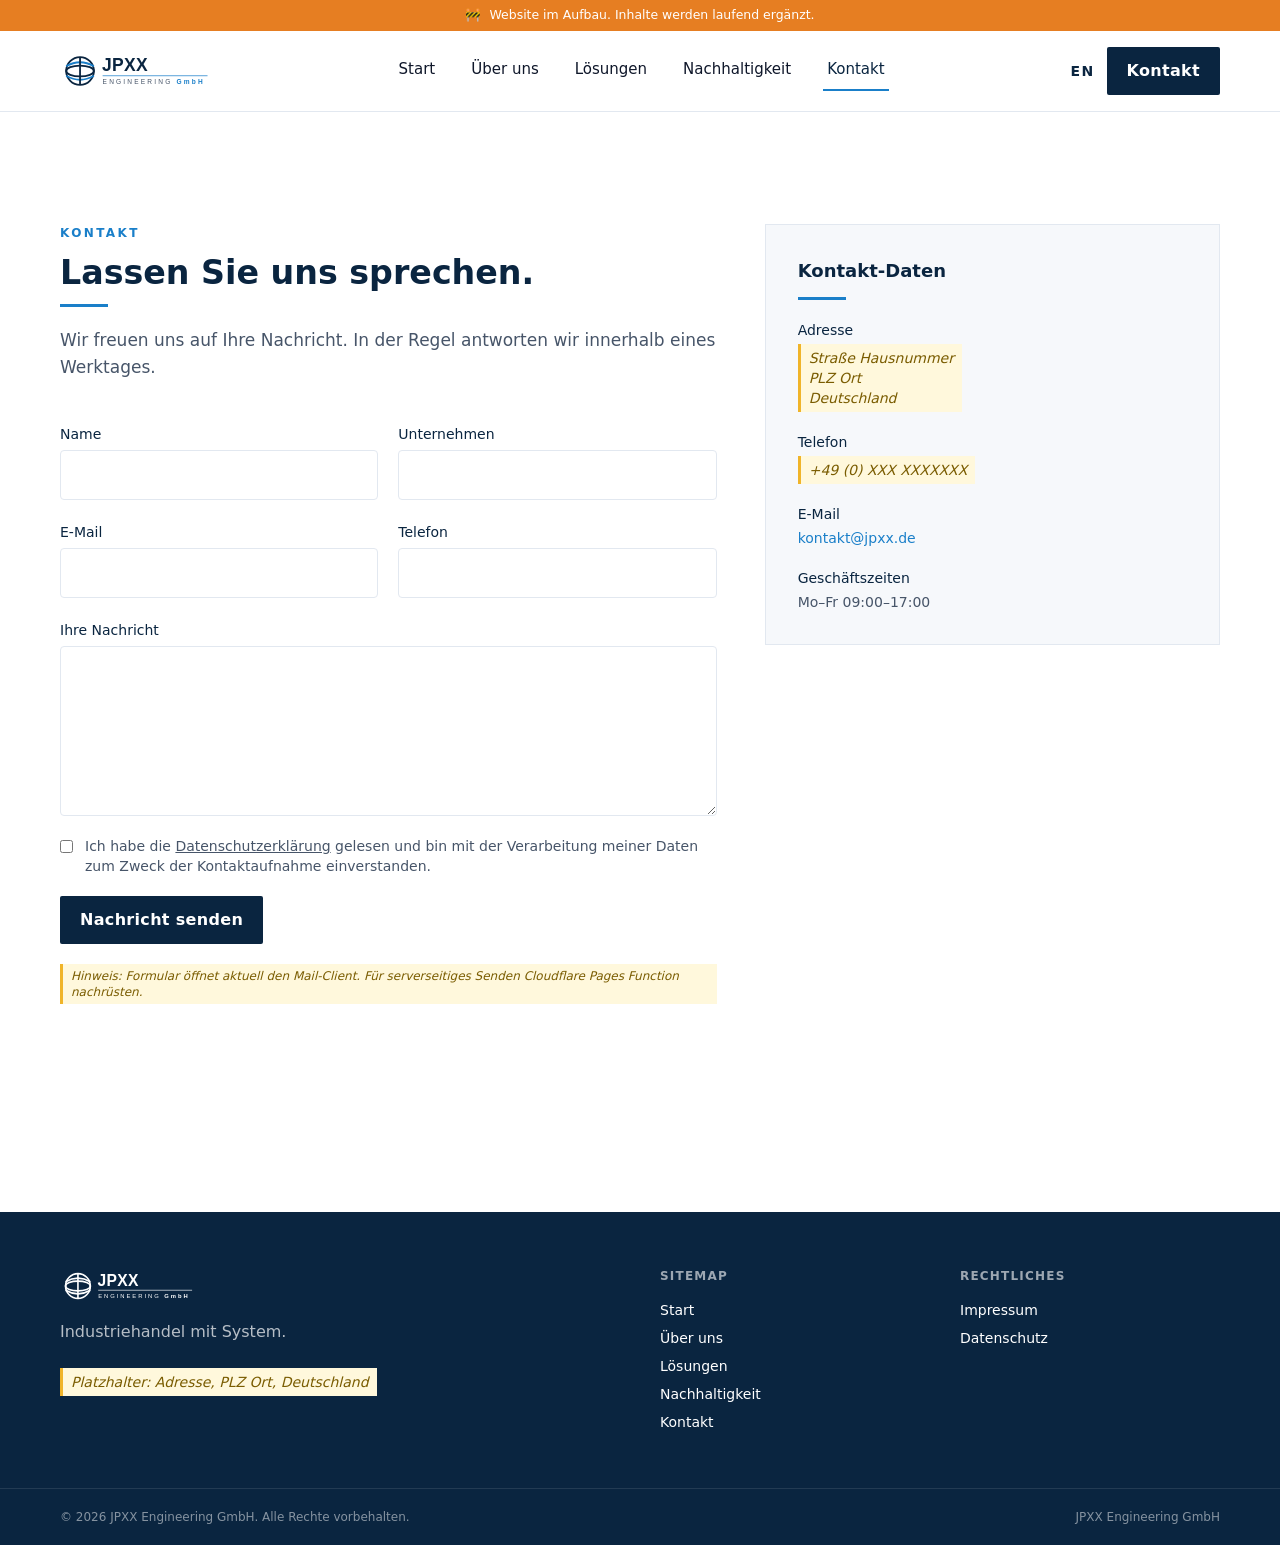
<file: de/kontakt/index.html>
<!DOCTYPE html><html lang="de"><head><meta charset="utf-8"><meta name="viewport" content="width=device-width, initial-scale=1"><meta name="generator" content="Astro v7.4.0"><link rel="icon" type="image/svg+xml" href="/favicon.svg"><title>Kontakt | JPXX Engineering GmbH</title><meta name="description" content="JPXX Engineering GmbH — Internationaler Industriehandel, Beschaffung, Logistik und Beratung."><link rel="alternate" hreflang="de" href="https://jpxx.de/de/kontakt"><link rel="alternate" hreflang="en" href="https://jpxx.de/en/contact"><link rel="alternate" hreflang="x-default" href="https://jpxx.de/de"><meta property="og:title" content="Kontakt | JPXX Engineering GmbH"><meta property="og:description" content="JPXX Engineering GmbH — Internationaler Industriehandel, Beschaffung, Logistik und Beratung."><meta property="og:type" content="website"><meta property="og:url" content="https://jpxx.de/de/kontakt"><link rel="stylesheet" href="/_astro/Base.Co9QmLV5.css"></head><body><a href="#main" class="sr-only focus:not-sr-only focus:absolute focus:top-2 focus:left-2 focus:z-50 focus:bg-white focus:px-4 focus:py-2 focus:ring">Skip to content</a><header class="fixed top-0 inset-x-0 z-40 bg-white/95 backdrop-blur border-b border-[var(--color-rule)]"><div class="bg-[var(--color-brand-orange)] text-white text-[0.78rem] font-medium"><div class="container-wide py-1.5 flex items-center justify-center gap-2 text-center"><span aria-hidden="true">🚧</span><span>Website im Aufbau. Inhalte werden laufend ergänzt.</span></div></div><div class="container-wide flex items-center justify-between h-20"><a href="/de" class="flex items-center" aria-label="JPXX Engineering GmbH"><img src="/logo.svg" alt="JPXX Engineering GmbH" class="h-10 w-auto"></a><nav class="hidden md:flex items-center gap-7" aria-label="Primary"><a href="/de" class="nav-link ">Start</a><a href="/de/ueber-uns" class="nav-link ">Über uns</a><a href="/de/loesungen" class="nav-link ">Lösungen</a><a href="/de/nachhaltigkeit" class="nav-link ">Nachhaltigkeit</a><a href="/de/kontakt" class="nav-link is-active">Kontakt</a></nav><div class="flex items-center gap-3"><a href="/en/contact" class="text-sm font-semibold uppercase tracking-widest text-[var(--color-brand-navy)] hover:text-[var(--color-brand-blue)]" aria-label="Switch to EN">EN</a><a href="/de/kontakt" class="btn btn-primary hidden sm:inline-flex">Kontakt</a></div></div><!-- mobile nav --><nav class="md:hidden border-t border-[var(--color-rule)] overflow-x-auto" aria-label="Mobile primary"><div class="container-wide flex items-center gap-4 py-2"><a href="/de" class="nav-link whitespace-nowrap ">Start</a><a href="/de/ueber-uns" class="nav-link whitespace-nowrap ">Über uns</a><a href="/de/loesungen" class="nav-link whitespace-nowrap ">Lösungen</a><a href="/de/nachhaltigkeit" class="nav-link whitespace-nowrap ">Nachhaltigkeit</a><a href="/de/kontakt" class="nav-link whitespace-nowrap is-active">Kontakt</a></div></nav></header><main id="main" class="pt-[7rem]"><section class="py-20 md:py-28"><div class="container-wide grid md:grid-cols-12 gap-12"><div class="md:col-span-7"><p class="eyebrow">Kontakt</p><h1 class="section-title mt-3">Lassen Sie uns sprechen.</h1><div class="rule-accent"></div><p class="section-lead">Wir freuen uns auf Ihre Nachricht. In der Regel antworten wir innerhalb eines Werktages.</p><form class="mt-10 grid gap-5" action="mailto:kontakt@jpxx.de" method="post" enctype="text/plain"><div class="grid sm:grid-cols-2 gap-5"><label class="block"><span class="text-sm font-medium text-[var(--color-brand-navy)]">Name</span><input type="text" name="Name" required class="mt-1 block w-full border border-[var(--color-rule)] rounded-sm p-3 focus:border-[var(--color-brand-blue)] focus:outline-none"></label><label class="block"><span class="text-sm font-medium text-[var(--color-brand-navy)]">Unternehmen</span><input type="text" name="Unternehmen" class="mt-1 block w-full border border-[var(--color-rule)] rounded-sm p-3 focus:border-[var(--color-brand-blue)] focus:outline-none"></label></div><div class="grid sm:grid-cols-2 gap-5"><label class="block"><span class="text-sm font-medium text-[var(--color-brand-navy)]">E-Mail</span><input type="email" name="Email" required class="mt-1 block w-full border border-[var(--color-rule)] rounded-sm p-3 focus:border-[var(--color-brand-blue)] focus:outline-none"></label><label class="block"><span class="text-sm font-medium text-[var(--color-brand-navy)]">Telefon</span><input type="tel" name="Telefon" class="mt-1 block w-full border border-[var(--color-rule)] rounded-sm p-3 focus:border-[var(--color-brand-blue)] focus:outline-none"></label></div><label class="block"><span class="text-sm font-medium text-[var(--color-brand-navy)]">Ihre Nachricht</span><textarea name="Nachricht" rows="6" required class="mt-1 block w-full border border-[var(--color-rule)] rounded-sm p-3 focus:border-[var(--color-brand-blue)] focus:outline-none"></textarea></label><!-- honeypot --><input type="text" name="website" tabindex="-1" autocomplete="off" class="hidden" aria-hidden="true"><label class="flex items-start gap-3 text-sm text-[var(--color-ink-soft)]"><input type="checkbox" required class="mt-1"><span>Ich habe die <a href="/de/datenschutz" class="underline">Datenschutzerklärung</a> gelesen und bin mit der Verarbeitung meiner Daten zum Zweck der Kontaktaufnahme einverstanden.</span></label><button type="submit" class="btn btn-primary justify-center sm:justify-start sm:w-fit">Nachricht senden</button><p class="text-xs text-[var(--color-ink-soft)]"><span class="placeholder">Hinweis: Formular öffnet aktuell den Mail-Client. Für serverseitiges Senden Cloudflare Pages Function nachrüsten.</span></p></form></div><div class="md:col-span-5"><div class="bg-[var(--color-paper-soft)] border border-[var(--color-rule)] p-8"><h2 class="text-lg font-semibold text-[var(--color-brand-navy)]">Kontakt-Daten</h2><div class="rule-accent"></div><dl class="space-y-5 text-sm"><div><dt class="font-medium text-[var(--color-brand-navy)]">Adresse</dt><dd class="mt-1 text-[var(--color-ink-soft)]"><span class="placeholder">Straße Hausnummer<br>PLZ Ort<br>Deutschland</span></dd></div><div><dt class="font-medium text-[var(--color-brand-navy)]">Telefon</dt><dd class="mt-1 text-[var(--color-ink-soft)]"><span class="placeholder">+49 (0) XXX XXXXXXX</span></dd></div><div><dt class="font-medium text-[var(--color-brand-navy)]">E-Mail</dt><dd class="mt-1"><a class="text-[var(--color-brand-blue)] hover:underline" href="mailto:kontakt@jpxx.de">kontakt@jpxx.de</a></dd></div><div><dt class="font-medium text-[var(--color-brand-navy)]">Geschäftszeiten</dt><dd class="mt-1 text-[var(--color-ink-soft)]">Mo–Fr 09:00–17:00</dd></div></dl></div></div></div></section></main><footer class="mt-24 bg-[var(--color-brand-navy)] text-white"><div class="container-wide py-14 grid gap-10 md:grid-cols-4"><div class="md:col-span-2"><div class="flex items-center gap-3 mb-4"><img src="/logo.svg" alt="JPXX Engineering GmbH" class="h-9 w-auto brightness-0 invert"></div><p class="text-white/70 max-w-md">Industriehandel mit System.</p><p class="text-white/50 text-sm mt-6"><span class="placeholder">Platzhalter: Adresse, PLZ Ort, Deutschland</span></p></div><div><h4 class="font-semibold uppercase tracking-widest text-xs text-white/60 mb-4">Sitemap</h4><ul class="space-y-2 text-sm"><li><a class="hover:text-[var(--color-brand-blue)]" href="/de">Start</a></li><li><a class="hover:text-[var(--color-brand-blue)]" href="/de/ueber-uns">Über uns</a></li><li><a class="hover:text-[var(--color-brand-blue)]" href="/de/loesungen">Lösungen</a></li><li><a class="hover:text-[var(--color-brand-blue)]" href="/de/nachhaltigkeit">Nachhaltigkeit</a></li><li><a class="hover:text-[var(--color-brand-blue)]" href="/de/kontakt">Kontakt</a></li></ul></div><div><h4 class="font-semibold uppercase tracking-widest text-xs text-white/60 mb-4">Rechtliches</h4><ul class="space-y-2 text-sm"><li><a class="hover:text-[var(--color-brand-blue)]" href="/de/impressum">Impressum</a></li><li><a class="hover:text-[var(--color-brand-blue)]" href="/de/datenschutz">Datenschutz</a></li></ul></div></div><div class="border-t border-white/10"><div class="container-wide py-5 text-xs text-white/50 flex flex-wrap gap-4 justify-between"><span>© 2026 JPXX Engineering GmbH. Alle Rechte vorbehalten.</span><span>JPXX Engineering GmbH</span></div></div></footer></body></html>
</file>
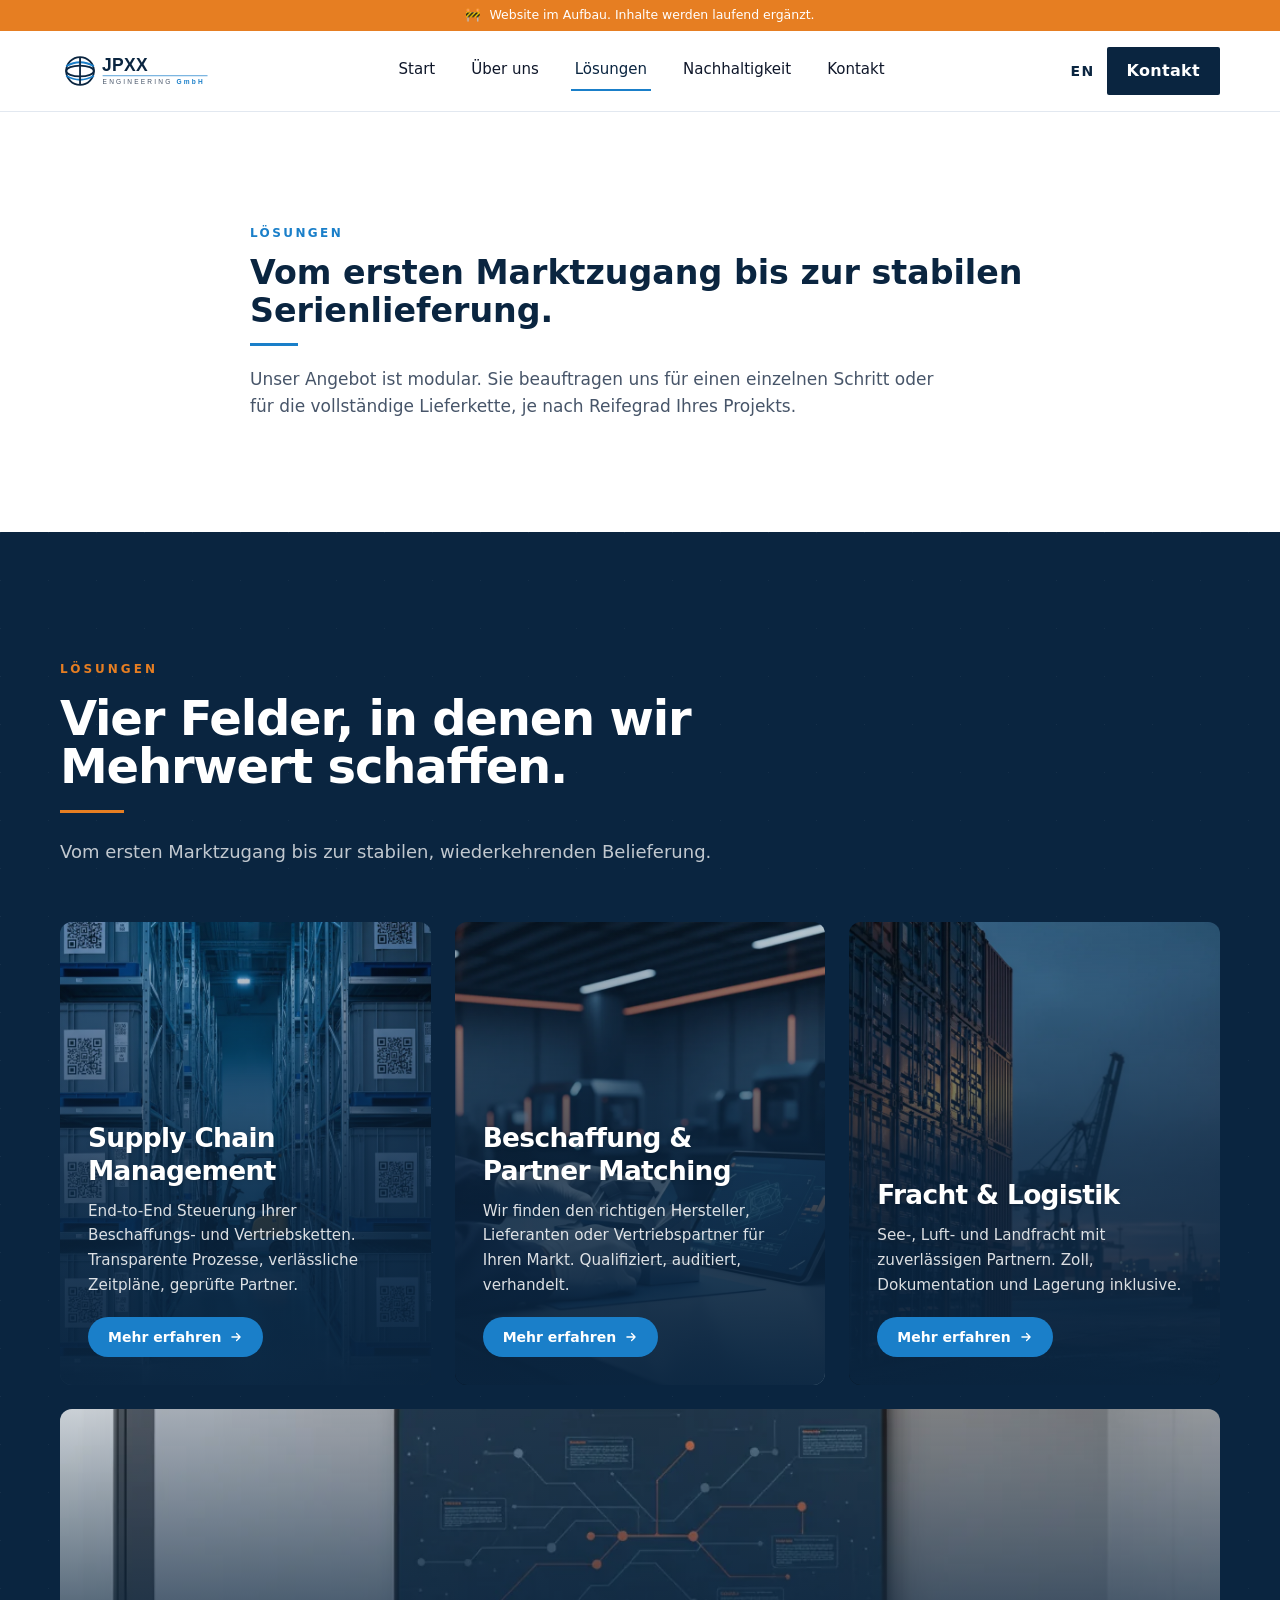
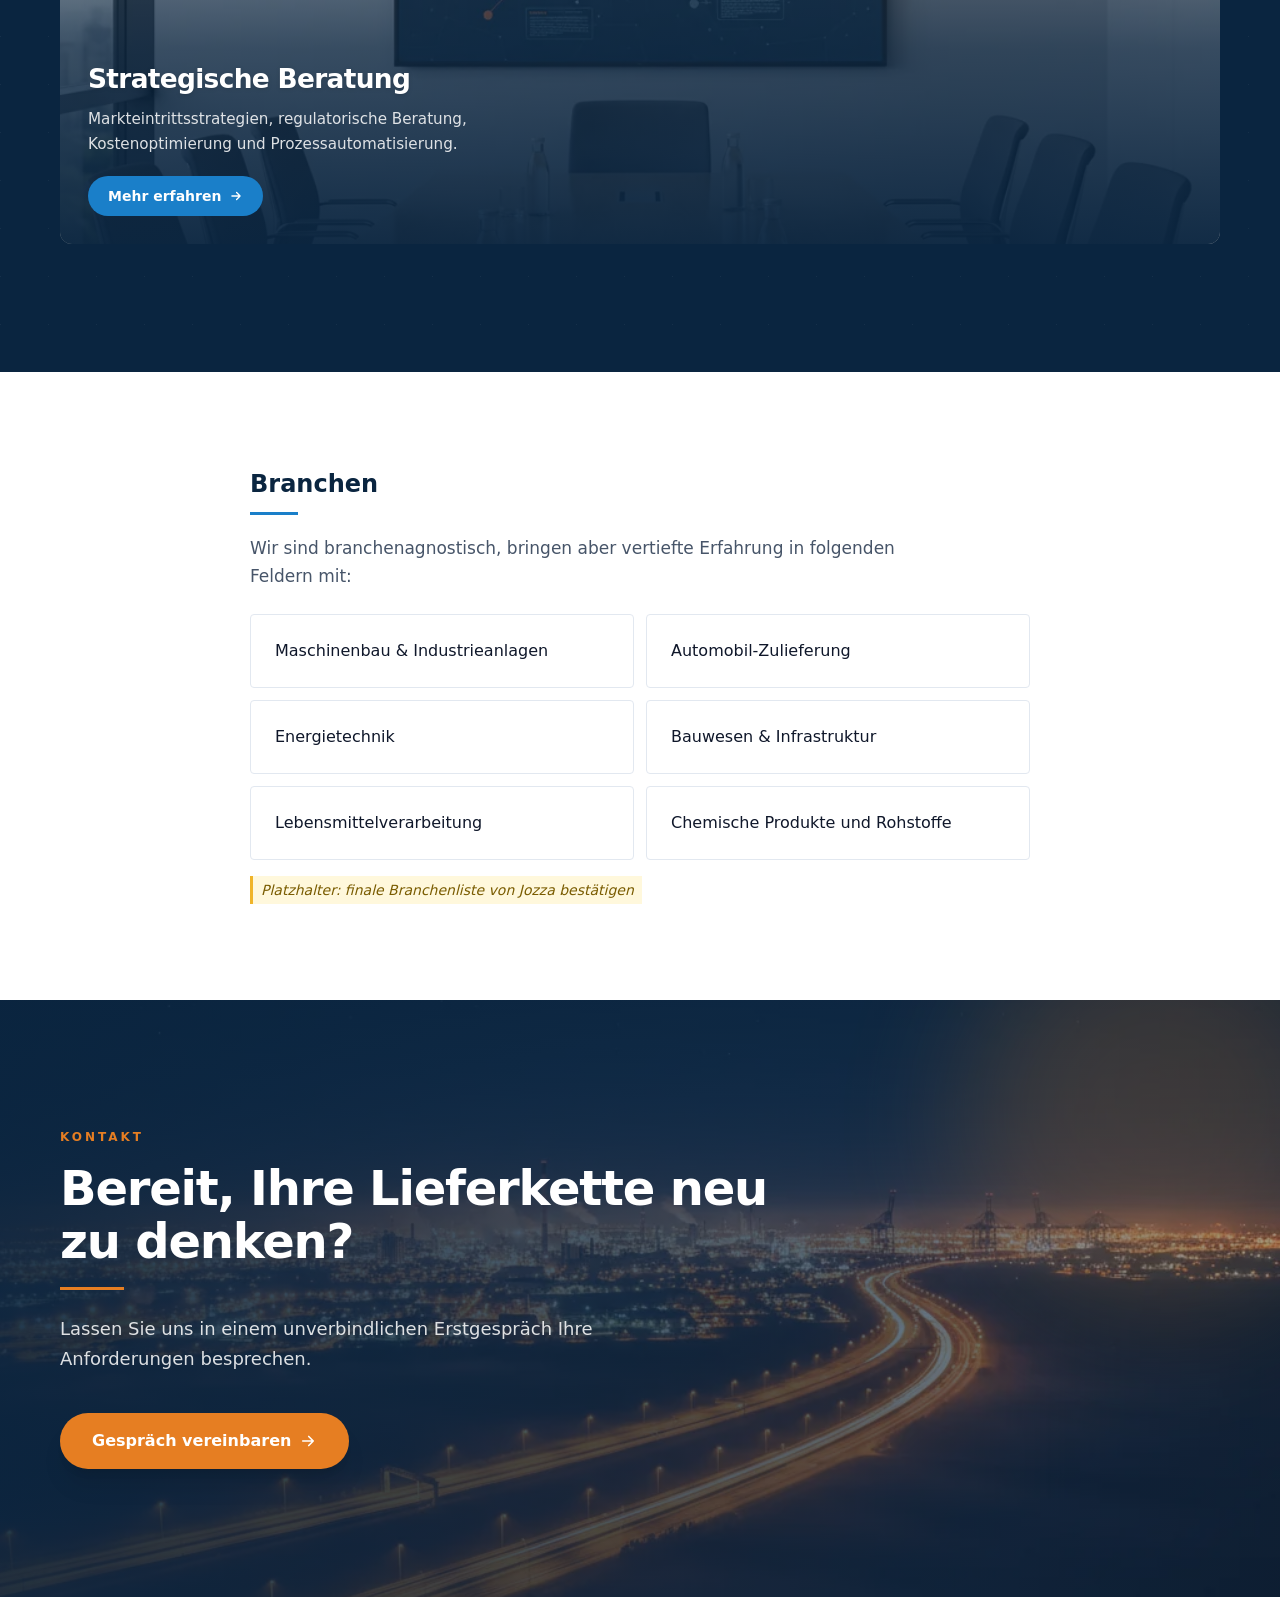
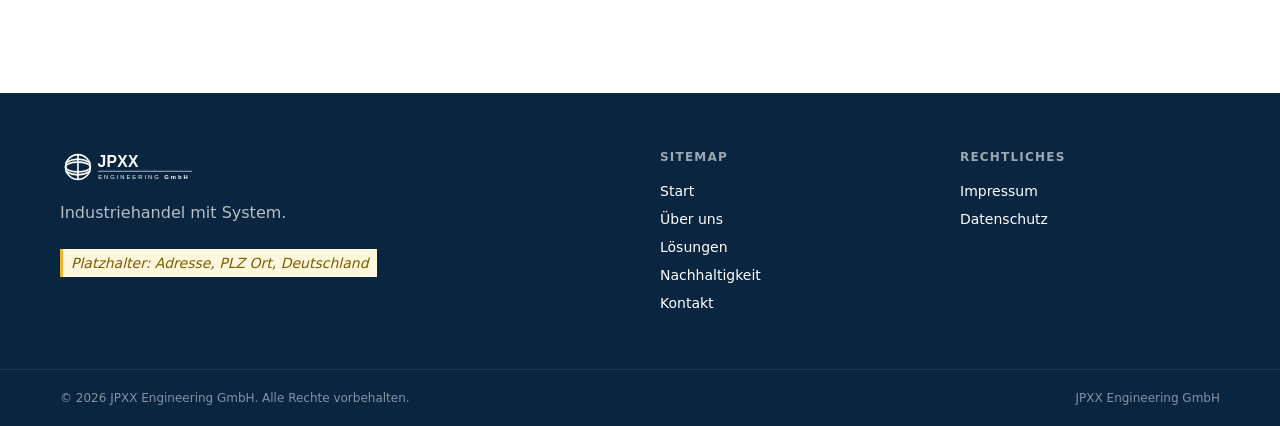
<file: de/loesungen/index.html>
<!DOCTYPE html><html lang="de"><head><meta charset="utf-8"><meta name="viewport" content="width=device-width, initial-scale=1"><meta name="generator" content="Astro v7.4.0"><link rel="icon" type="image/svg+xml" href="/favicon.svg"><title>Lösungen | JPXX Engineering GmbH</title><meta name="description" content="JPXX Engineering GmbH — Internationaler Industriehandel, Beschaffung, Logistik und Beratung."><link rel="alternate" hreflang="de" href="https://jpxx.de/de/loesungen"><link rel="alternate" hreflang="en" href="https://jpxx.de/en/solutions"><link rel="alternate" hreflang="x-default" href="https://jpxx.de/de"><meta property="og:title" content="Lösungen | JPXX Engineering GmbH"><meta property="og:description" content="JPXX Engineering GmbH — Internationaler Industriehandel, Beschaffung, Logistik und Beratung."><meta property="og:type" content="website"><meta property="og:url" content="https://jpxx.de/de/loesungen"><link rel="stylesheet" href="/_astro/Base.Co9QmLV5.css"></head><body><a href="#main" class="sr-only focus:not-sr-only focus:absolute focus:top-2 focus:left-2 focus:z-50 focus:bg-white focus:px-4 focus:py-2 focus:ring">Skip to content</a><header class="fixed top-0 inset-x-0 z-40 bg-white/95 backdrop-blur border-b border-[var(--color-rule)]"><div class="bg-[var(--color-brand-orange)] text-white text-[0.78rem] font-medium"><div class="container-wide py-1.5 flex items-center justify-center gap-2 text-center"><span aria-hidden="true">🚧</span><span>Website im Aufbau. Inhalte werden laufend ergänzt.</span></div></div><div class="container-wide flex items-center justify-between h-20"><a href="/de" class="flex items-center" aria-label="JPXX Engineering GmbH"><img src="/logo.svg" alt="JPXX Engineering GmbH" class="h-10 w-auto"></a><nav class="hidden md:flex items-center gap-7" aria-label="Primary"><a href="/de" class="nav-link ">Start</a><a href="/de/ueber-uns" class="nav-link ">Über uns</a><a href="/de/loesungen" class="nav-link is-active">Lösungen</a><a href="/de/nachhaltigkeit" class="nav-link ">Nachhaltigkeit</a><a href="/de/kontakt" class="nav-link ">Kontakt</a></nav><div class="flex items-center gap-3"><a href="/en/solutions" class="text-sm font-semibold uppercase tracking-widest text-[var(--color-brand-navy)] hover:text-[var(--color-brand-blue)]" aria-label="Switch to EN">EN</a><a href="/de/kontakt" class="btn btn-primary hidden sm:inline-flex">Kontakt</a></div></div><!-- mobile nav --><nav class="md:hidden border-t border-[var(--color-rule)] overflow-x-auto" aria-label="Mobile primary"><div class="container-wide flex items-center gap-4 py-2"><a href="/de" class="nav-link whitespace-nowrap ">Start</a><a href="/de/ueber-uns" class="nav-link whitespace-nowrap ">Über uns</a><a href="/de/loesungen" class="nav-link whitespace-nowrap is-active">Lösungen</a><a href="/de/nachhaltigkeit" class="nav-link whitespace-nowrap ">Nachhaltigkeit</a><a href="/de/kontakt" class="nav-link whitespace-nowrap ">Kontakt</a></div></nav></header><main id="main" class="pt-[7rem]"><section class="py-20 md:py-28"><div class="container-narrow"><p class="eyebrow">Lösungen</p><h1 class="section-title mt-3">Vom ersten Marktzugang bis zur stabilen Serienlieferung.</h1><div class="rule-accent"></div><p class="section-lead">Unser Angebot ist modular. Sie beauftragen uns für einen einzelnen Schritt oder für die vollständige Lieferkette, je nach Reifegrad Ihres Projekts.</p></div></section><section class="py-24 md:py-32 bg-[var(--color-brand-navy)] text-white relative overflow-hidden"><!-- subtle diagonal highlight --><div class="absolute inset-0 opacity-[0.05]" aria-hidden="true" style="background-image: linear-gradient(135deg, white 1px, transparent 1px); background-size: 48px 48px;"></div><div class="container-wide relative"><p class="eyebrow-orange">Lösungen</p><h2 class="font-display mt-4 text-3xl md:text-5xl font-bold tracking-tight max-w-3xl">Vier Felder, in denen wir Mehrwert schaffen.</h2><div class="mt-5 h-[3px] w-16 bg-[var(--color-brand-orange)]"></div><p class="mt-6 text-white/75 text-lg max-w-2xl leading-relaxed">Vom ersten Marktzugang bis zur stabilen, wiederkehrenden Belieferung.</p><div class="mt-14 grid gap-6 sm:grid-cols-2 lg:grid-cols-3 xl:grid-cols-3"><article class="group relative overflow-hidden rounded-xl aspect-[4/5] isolate transition-transform hover:-translate-y-1 "><img src="/img/solutions-supply.webp" alt="" loading="lazy" class="absolute inset-0 w-full h-full object-cover transition-transform duration-700 group-hover:scale-110"><!-- navy gradient overlay --><div class="absolute inset-0 bg-[linear-gradient(180deg,rgba(10,37,64,0.15)_0%,rgba(10,37,64,0.75)_55%,rgba(10,37,64,0.95)_100%)]" aria-hidden="true"></div><div class="absolute inset-0 p-7 flex flex-col justify-end"><h3 class="font-display text-2xl md:text-[1.65rem] font-bold leading-tight tracking-tight drop-shadow">Supply Chain Management</h3><p class="mt-3 text-white/85 text-[0.95rem] leading-relaxed max-w-md">End-to-End Steuerung Ihrer Beschaffungs- und Vertriebsketten. Transparente Prozesse, verlässliche Zeitpläne, geprüfte Partner.</p><a href="/de/loesungen" class="mt-5 inline-flex self-start items-center gap-2 rounded-full bg-[var(--color-brand-blue)] hover:bg-[#166cae] text-white text-sm font-semibold px-5 py-2.5 transition">Mehr erfahren<svg width="14" height="14" viewBox="0 0 24 24" fill="none"><path d="M5 12h14M13 6l6 6-6 6" stroke="currentColor" stroke-width="2.2" stroke-linecap="round" stroke-linejoin="round"></path></svg></a></div></article><article class="group relative overflow-hidden rounded-xl aspect-[4/5] isolate transition-transform hover:-translate-y-1 "><img src="/img/solutions-sourcing.webp" alt="" loading="lazy" class="absolute inset-0 w-full h-full object-cover transition-transform duration-700 group-hover:scale-110"><!-- navy gradient overlay --><div class="absolute inset-0 bg-[linear-gradient(180deg,rgba(10,37,64,0.15)_0%,rgba(10,37,64,0.75)_55%,rgba(10,37,64,0.95)_100%)]" aria-hidden="true"></div><div class="absolute inset-0 p-7 flex flex-col justify-end"><h3 class="font-display text-2xl md:text-[1.65rem] font-bold leading-tight tracking-tight drop-shadow">Beschaffung &amp; Partner Matching</h3><p class="mt-3 text-white/85 text-[0.95rem] leading-relaxed max-w-md">Wir finden den richtigen Hersteller, Lieferanten oder Vertriebspartner für Ihren Markt. Qualifiziert, auditiert, verhandelt.</p><a href="/de/loesungen" class="mt-5 inline-flex self-start items-center gap-2 rounded-full bg-[var(--color-brand-blue)] hover:bg-[#166cae] text-white text-sm font-semibold px-5 py-2.5 transition">Mehr erfahren<svg width="14" height="14" viewBox="0 0 24 24" fill="none"><path d="M5 12h14M13 6l6 6-6 6" stroke="currentColor" stroke-width="2.2" stroke-linecap="round" stroke-linejoin="round"></path></svg></a></div></article><article class="group relative overflow-hidden rounded-xl aspect-[4/5] isolate transition-transform hover:-translate-y-1 "><img src="/img/solutions-logistics.webp" alt="" loading="lazy" class="absolute inset-0 w-full h-full object-cover transition-transform duration-700 group-hover:scale-110"><!-- navy gradient overlay --><div class="absolute inset-0 bg-[linear-gradient(180deg,rgba(10,37,64,0.15)_0%,rgba(10,37,64,0.75)_55%,rgba(10,37,64,0.95)_100%)]" aria-hidden="true"></div><div class="absolute inset-0 p-7 flex flex-col justify-end"><h3 class="font-display text-2xl md:text-[1.65rem] font-bold leading-tight tracking-tight drop-shadow">Fracht &amp; Logistik</h3><p class="mt-3 text-white/85 text-[0.95rem] leading-relaxed max-w-md">See-, Luft- und Landfracht mit zuverlässigen Partnern. Zoll, Dokumentation und Lagerung inklusive.</p><a href="/de/loesungen" class="mt-5 inline-flex self-start items-center gap-2 rounded-full bg-[var(--color-brand-blue)] hover:bg-[#166cae] text-white text-sm font-semibold px-5 py-2.5 transition">Mehr erfahren<svg width="14" height="14" viewBox="0 0 24 24" fill="none"><path d="M5 12h14M13 6l6 6-6 6" stroke="currentColor" stroke-width="2.2" stroke-linecap="round" stroke-linejoin="round"></path></svg></a></div></article><article class="group relative overflow-hidden rounded-xl aspect-[4/5] isolate transition-transform hover:-translate-y-1 lg:col-span-3 lg:aspect-[16/6]"><img src="/img/solutions-consulting.webp" alt="" loading="lazy" class="absolute inset-0 w-full h-full object-cover transition-transform duration-700 group-hover:scale-110"><!-- navy gradient overlay --><div class="absolute inset-0 bg-[linear-gradient(180deg,rgba(10,37,64,0.15)_0%,rgba(10,37,64,0.75)_55%,rgba(10,37,64,0.95)_100%)]" aria-hidden="true"></div><div class="absolute inset-0 p-7 flex flex-col justify-end"><h3 class="font-display text-2xl md:text-[1.65rem] font-bold leading-tight tracking-tight drop-shadow">Strategische Beratung</h3><p class="mt-3 text-white/85 text-[0.95rem] leading-relaxed max-w-md">Markteintrittsstrategien, regulatorische Beratung, Kostenoptimierung und Prozessautomatisierung.</p><a href="/de/loesungen" class="mt-5 inline-flex self-start items-center gap-2 rounded-full bg-[var(--color-brand-blue)] hover:bg-[#166cae] text-white text-sm font-semibold px-5 py-2.5 transition">Mehr erfahren<svg width="14" height="14" viewBox="0 0 24 24" fill="none"><path d="M5 12h14M13 6l6 6-6 6" stroke="currentColor" stroke-width="2.2" stroke-linecap="round" stroke-linejoin="round"></path></svg></a></div></article></div></div></section><section class="py-20 md:py-24"><div class="container-narrow"><h2 class="text-2xl font-semibold text-[var(--color-brand-navy)]">Branchen</h2><div class="rule-accent"></div><p class="section-lead">Wir sind branchenagnostisch, bringen aber vertiefte Erfahrung in folgenden Feldern mit:</p><ul class="grid sm:grid-cols-2 gap-3 mt-6"><li class="card">Maschinenbau & Industrieanlagen</li><li class="card">Automobil-Zulieferung</li><li class="card">Energietechnik</li><li class="card">Bauwesen & Infrastruktur</li><li class="card">Lebensmittelverarbeitung</li><li class="card">Chemische Produkte und Rohstoffe</li></ul><p class="mt-4 text-sm text-[var(--color-ink-soft)]"><span class="placeholder">Platzhalter: finale Branchenliste von Jozza bestätigen</span></p></div></section><section class="relative overflow-hidden text-white"><img src="/img/cta-banner.webp" alt="" loading="lazy" class="absolute inset-0 w-full h-full object-cover"><div class="absolute inset-0 bg-[linear-gradient(90deg,rgba(10,37,64,0.9)_0%,rgba(10,37,64,0.65)_70%,rgba(10,37,64,0.4)_100%)]" aria-hidden="true"></div><div class="absolute -top-20 -right-20 w-[400px] h-[400px] rounded-full bg-[var(--color-brand-orange)] opacity-20 blur-3xl" aria-hidden="true"></div><div class="container-wide relative py-24 md:py-32"><div class="max-w-3xl"><p class="eyebrow-orange">Kontakt</p><h2 class="font-display mt-4 text-3xl md:text-5xl font-bold tracking-tight leading-[1.1]">Bereit, Ihre Lieferkette neu zu denken?</h2><div class="mt-5 h-[3px] w-16 bg-[var(--color-brand-orange)]"></div><p class="mt-6 text-white/85 text-lg leading-relaxed max-w-2xl">Lassen Sie uns in einem unverbindlichen Erstgespräch Ihre Anforderungen besprechen.</p><a href="/de/kontakt" class="mt-10 inline-flex items-center gap-2 rounded-full bg-[var(--color-brand-orange)] hover:bg-[#d26812] text-white px-8 py-4 font-semibold text-base shadow-xl shadow-[var(--color-brand-orange)]/30 transition">Gespräch vereinbaren<svg width="18" height="18" viewBox="0 0 24 24" fill="none"><path d="M5 12h14M13 6l6 6-6 6" stroke="currentColor" stroke-width="2.2" stroke-linecap="round" stroke-linejoin="round"></path></svg></a></div></div></section></main><footer class="mt-24 bg-[var(--color-brand-navy)] text-white"><div class="container-wide py-14 grid gap-10 md:grid-cols-4"><div class="md:col-span-2"><div class="flex items-center gap-3 mb-4"><img src="/logo.svg" alt="JPXX Engineering GmbH" class="h-9 w-auto brightness-0 invert"></div><p class="text-white/70 max-w-md">Industriehandel mit System.</p><p class="text-white/50 text-sm mt-6"><span class="placeholder">Platzhalter: Adresse, PLZ Ort, Deutschland</span></p></div><div><h4 class="font-semibold uppercase tracking-widest text-xs text-white/60 mb-4">Sitemap</h4><ul class="space-y-2 text-sm"><li><a class="hover:text-[var(--color-brand-blue)]" href="/de">Start</a></li><li><a class="hover:text-[var(--color-brand-blue)]" href="/de/ueber-uns">Über uns</a></li><li><a class="hover:text-[var(--color-brand-blue)]" href="/de/loesungen">Lösungen</a></li><li><a class="hover:text-[var(--color-brand-blue)]" href="/de/nachhaltigkeit">Nachhaltigkeit</a></li><li><a class="hover:text-[var(--color-brand-blue)]" href="/de/kontakt">Kontakt</a></li></ul></div><div><h4 class="font-semibold uppercase tracking-widest text-xs text-white/60 mb-4">Rechtliches</h4><ul class="space-y-2 text-sm"><li><a class="hover:text-[var(--color-brand-blue)]" href="/de/impressum">Impressum</a></li><li><a class="hover:text-[var(--color-brand-blue)]" href="/de/datenschutz">Datenschutz</a></li></ul></div></div><div class="border-t border-white/10"><div class="container-wide py-5 text-xs text-white/50 flex flex-wrap gap-4 justify-between"><span>© 2026 JPXX Engineering GmbH. Alle Rechte vorbehalten.</span><span>JPXX Engineering GmbH</span></div></div></footer></body></html>
</file>
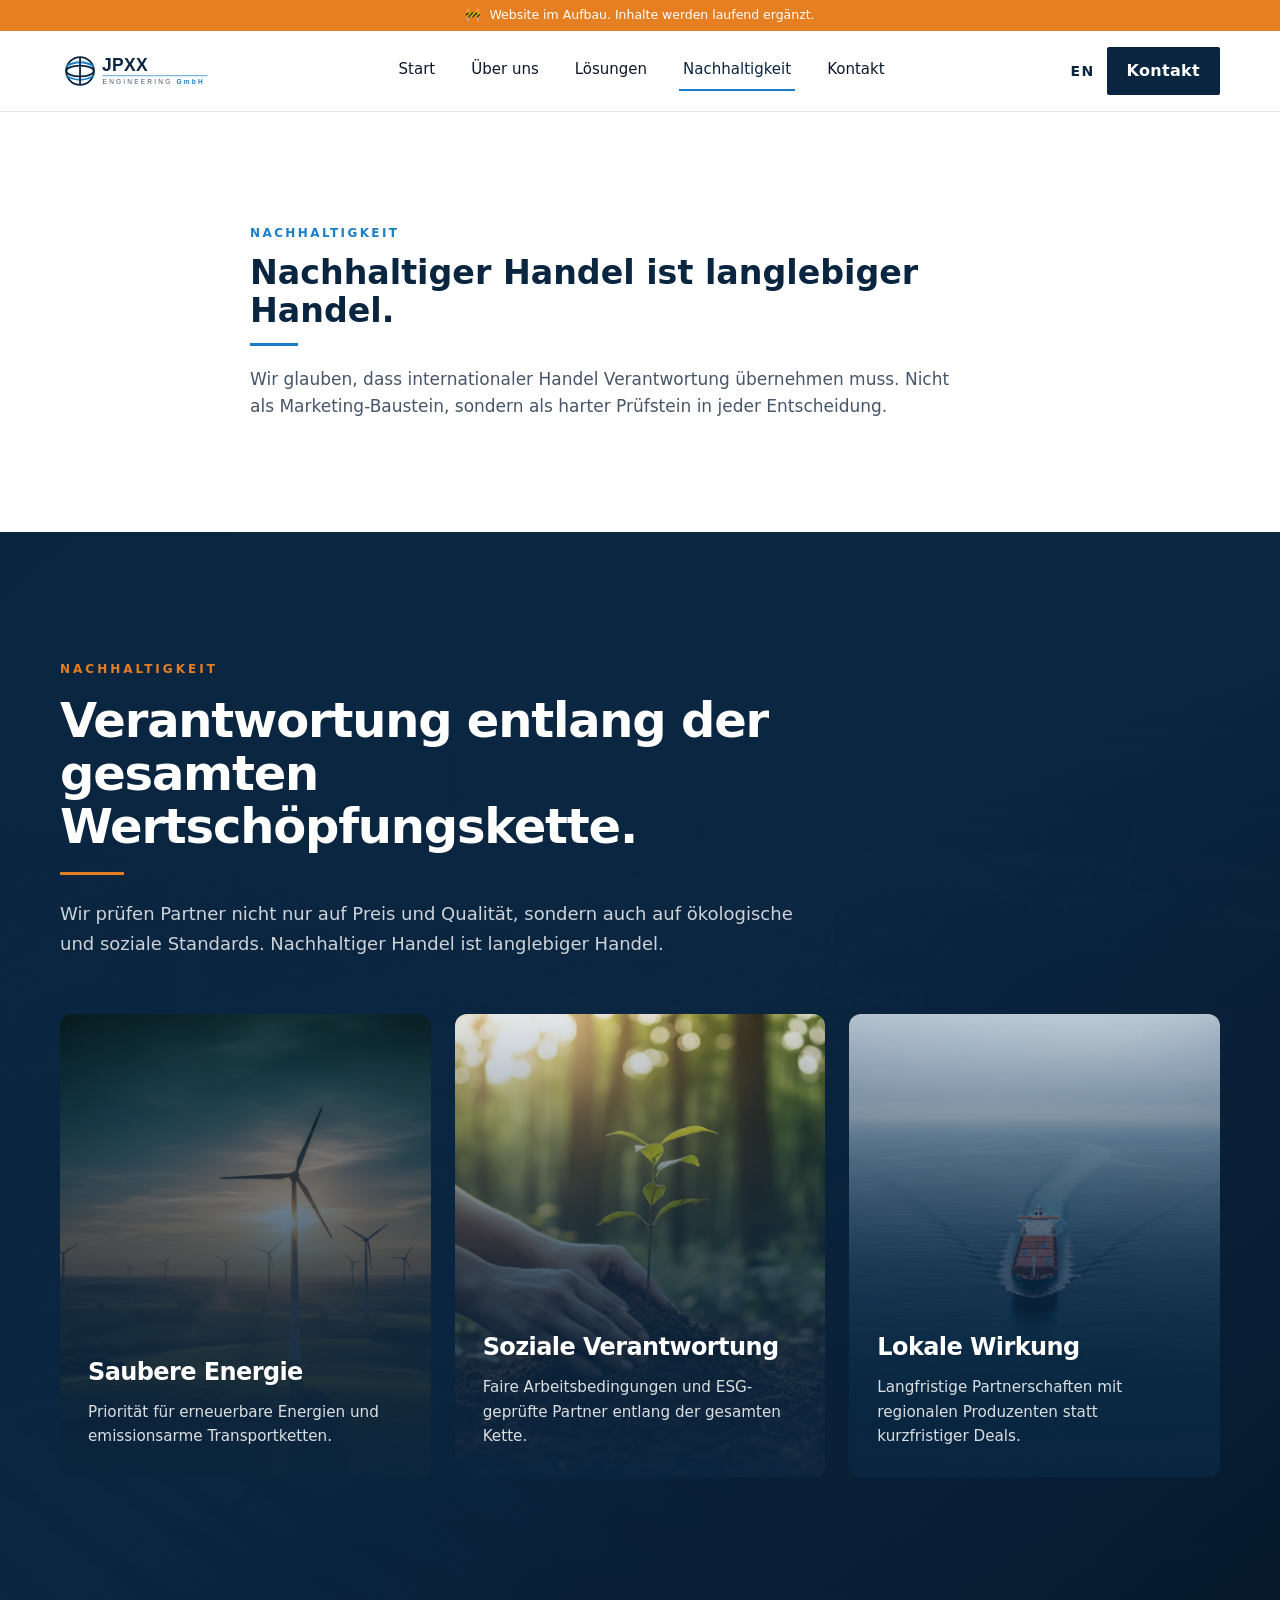
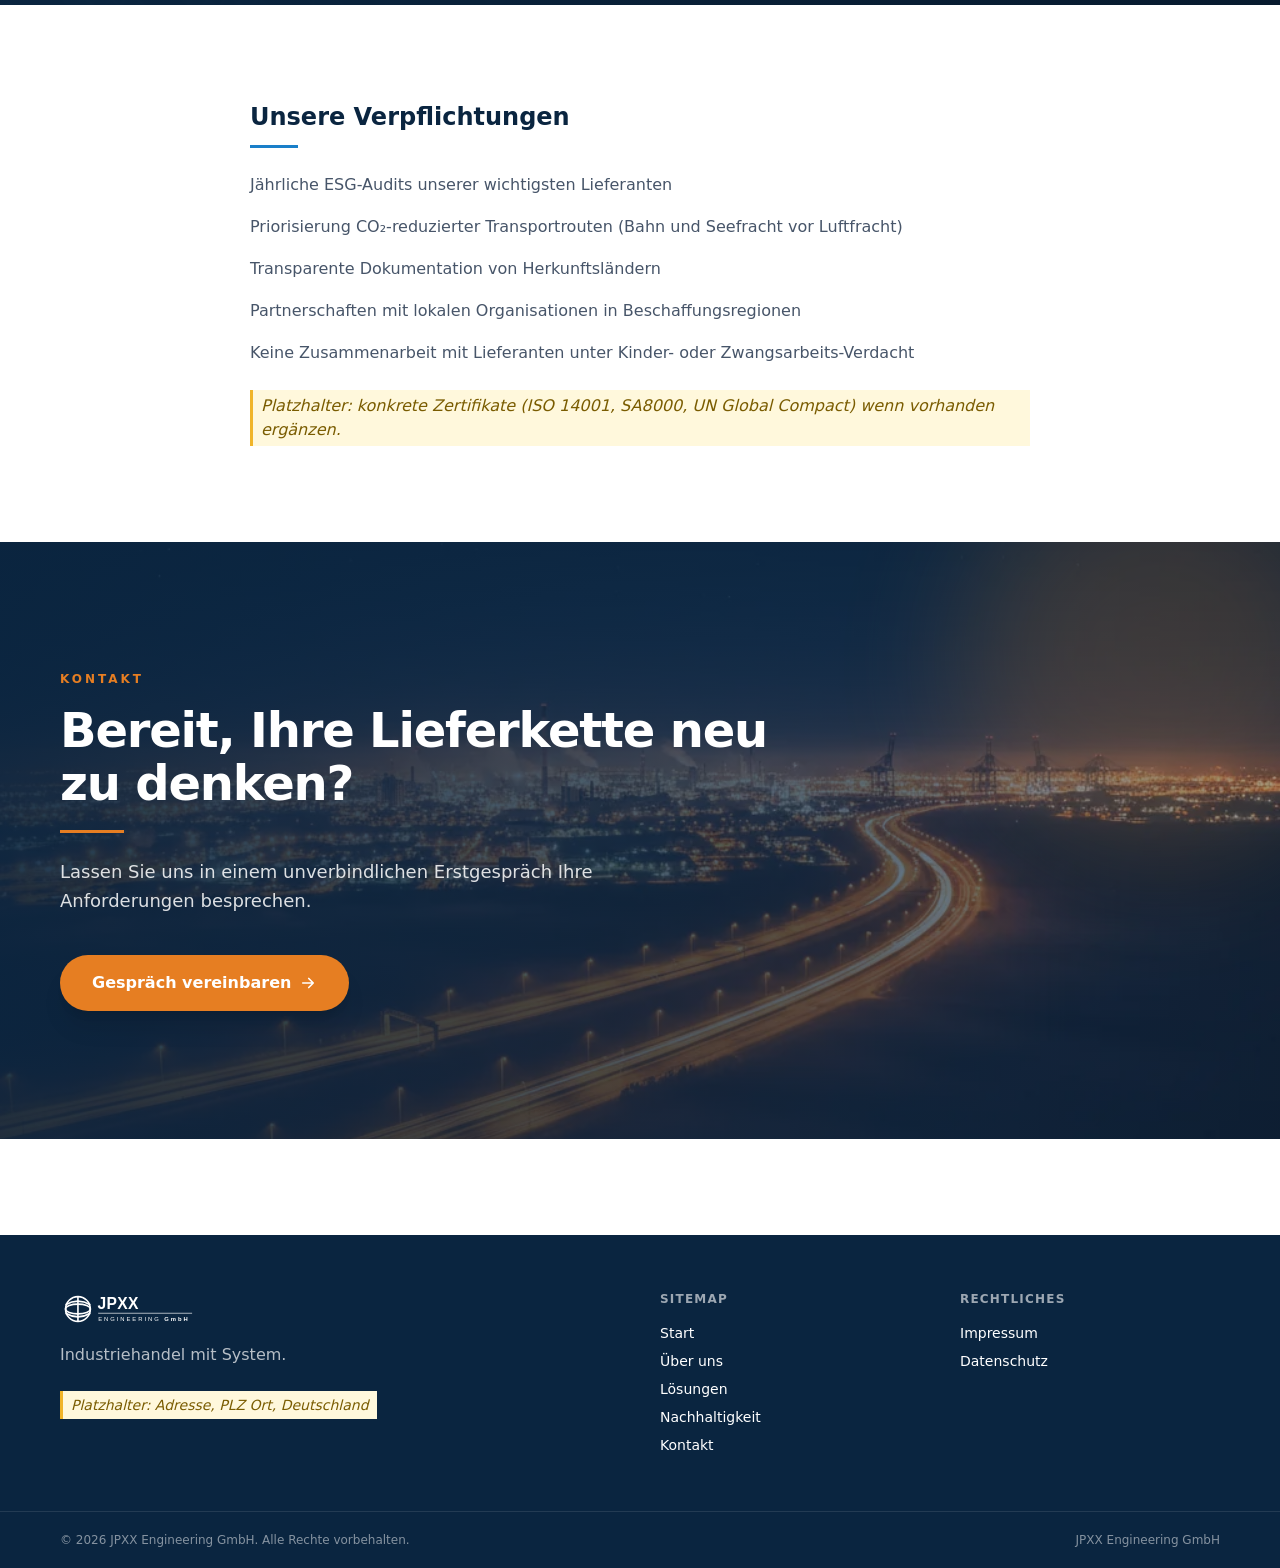
<file: de/nachhaltigkeit/index.html>
<!DOCTYPE html><html lang="de"><head><meta charset="utf-8"><meta name="viewport" content="width=device-width, initial-scale=1"><meta name="generator" content="Astro v7.4.0"><link rel="icon" type="image/svg+xml" href="/favicon.svg"><title>Nachhaltigkeit | JPXX Engineering GmbH</title><meta name="description" content="JPXX Engineering GmbH — Internationaler Industriehandel, Beschaffung, Logistik und Beratung."><link rel="alternate" hreflang="de" href="https://jpxx.de/de/nachhaltigkeit"><link rel="alternate" hreflang="en" href="https://jpxx.de/en/sustainability"><link rel="alternate" hreflang="x-default" href="https://jpxx.de/de"><meta property="og:title" content="Nachhaltigkeit | JPXX Engineering GmbH"><meta property="og:description" content="JPXX Engineering GmbH — Internationaler Industriehandel, Beschaffung, Logistik und Beratung."><meta property="og:type" content="website"><meta property="og:url" content="https://jpxx.de/de/nachhaltigkeit"><link rel="stylesheet" href="/_astro/Base.Co9QmLV5.css"></head><body><a href="#main" class="sr-only focus:not-sr-only focus:absolute focus:top-2 focus:left-2 focus:z-50 focus:bg-white focus:px-4 focus:py-2 focus:ring">Skip to content</a><header class="fixed top-0 inset-x-0 z-40 bg-white/95 backdrop-blur border-b border-[var(--color-rule)]"><div class="bg-[var(--color-brand-orange)] text-white text-[0.78rem] font-medium"><div class="container-wide py-1.5 flex items-center justify-center gap-2 text-center"><span aria-hidden="true">🚧</span><span>Website im Aufbau. Inhalte werden laufend ergänzt.</span></div></div><div class="container-wide flex items-center justify-between h-20"><a href="/de" class="flex items-center" aria-label="JPXX Engineering GmbH"><img src="/logo.svg" alt="JPXX Engineering GmbH" class="h-10 w-auto"></a><nav class="hidden md:flex items-center gap-7" aria-label="Primary"><a href="/de" class="nav-link ">Start</a><a href="/de/ueber-uns" class="nav-link ">Über uns</a><a href="/de/loesungen" class="nav-link ">Lösungen</a><a href="/de/nachhaltigkeit" class="nav-link is-active">Nachhaltigkeit</a><a href="/de/kontakt" class="nav-link ">Kontakt</a></nav><div class="flex items-center gap-3"><a href="/en/sustainability" class="text-sm font-semibold uppercase tracking-widest text-[var(--color-brand-navy)] hover:text-[var(--color-brand-blue)]" aria-label="Switch to EN">EN</a><a href="/de/kontakt" class="btn btn-primary hidden sm:inline-flex">Kontakt</a></div></div><!-- mobile nav --><nav class="md:hidden border-t border-[var(--color-rule)] overflow-x-auto" aria-label="Mobile primary"><div class="container-wide flex items-center gap-4 py-2"><a href="/de" class="nav-link whitespace-nowrap ">Start</a><a href="/de/ueber-uns" class="nav-link whitespace-nowrap ">Über uns</a><a href="/de/loesungen" class="nav-link whitespace-nowrap ">Lösungen</a><a href="/de/nachhaltigkeit" class="nav-link whitespace-nowrap is-active">Nachhaltigkeit</a><a href="/de/kontakt" class="nav-link whitespace-nowrap ">Kontakt</a></div></nav></header><main id="main" class="pt-[7rem]"><section class="py-20 md:py-28"><div class="container-narrow"><p class="eyebrow">Nachhaltigkeit</p><h1 class="section-title mt-3">Nachhaltiger Handel ist langlebiger Handel.</h1><div class="rule-accent"></div><p class="section-lead">Wir glauben, dass internationaler Handel Verantwortung übernehmen muss. Nicht als Marketing-Baustein, sondern als harter Prüfstein in jeder Entscheidung.</p></div></section><section class="relative py-24 md:py-32 bg-[var(--color-brand-navy)] text-white overflow-hidden"><img src="/img/sustain-bg.webp" alt="" loading="lazy" class="absolute inset-0 w-full h-full object-cover opacity-15" aria-hidden="true"><div class="absolute inset-0 bg-gradient-to-br from-[var(--color-brand-navy)] via-[var(--color-brand-navy)]/90 to-[#071a2e]" aria-hidden="true"></div><div class="container-wide relative"><div class="max-w-3xl"><p class="eyebrow-orange">Nachhaltigkeit</p><h2 class="font-display mt-4 text-3xl md:text-5xl font-bold tracking-tight leading-[1.1]">Verantwortung entlang der gesamten Wertschöpfungskette.</h2><div class="mt-5 h-[3px] w-16 bg-[var(--color-brand-orange)]"></div><p class="mt-6 text-white/80 text-lg leading-relaxed">Wir prüfen Partner nicht nur auf Preis und Qualität, sondern auch auf ökologische und soziale Standards. Nachhaltiger Handel ist langlebiger Handel.</p></div><div class="mt-14 grid gap-6 md:grid-cols-3"><article class="group relative aspect-[4/5] overflow-hidden rounded-xl isolate transition-transform hover:-translate-y-1"><img src="/img/sustain-card-1.webp" alt="" loading="lazy" class="absolute inset-0 w-full h-full object-cover transition-transform duration-700 group-hover:scale-110"><div class="absolute inset-0 bg-[linear-gradient(180deg,rgba(10,37,64,0.1)_0%,rgba(10,37,64,0.75)_55%,rgba(10,37,64,0.95)_100%)]" aria-hidden="true"></div><div class="absolute inset-0 p-7 flex flex-col justify-end"><h3 class="font-display text-2xl font-bold tracking-tight drop-shadow">Saubere Energie</h3><p class="mt-3 text-white/85 text-[0.95rem] leading-relaxed">Priorität für erneuerbare Energien und emissionsarme Transportketten.</p></div></article><article class="group relative aspect-[4/5] overflow-hidden rounded-xl isolate transition-transform hover:-translate-y-1"><img src="/img/sustain-card-2.webp" alt="" loading="lazy" class="absolute inset-0 w-full h-full object-cover transition-transform duration-700 group-hover:scale-110"><div class="absolute inset-0 bg-[linear-gradient(180deg,rgba(10,37,64,0.1)_0%,rgba(10,37,64,0.75)_55%,rgba(10,37,64,0.95)_100%)]" aria-hidden="true"></div><div class="absolute inset-0 p-7 flex flex-col justify-end"><h3 class="font-display text-2xl font-bold tracking-tight drop-shadow">Soziale Verantwortung</h3><p class="mt-3 text-white/85 text-[0.95rem] leading-relaxed">Faire Arbeitsbedingungen und ESG-geprüfte Partner entlang der gesamten Kette.</p></div></article><article class="group relative aspect-[4/5] overflow-hidden rounded-xl isolate transition-transform hover:-translate-y-1"><img src="/img/sustain-card-3.webp" alt="" loading="lazy" class="absolute inset-0 w-full h-full object-cover transition-transform duration-700 group-hover:scale-110"><div class="absolute inset-0 bg-[linear-gradient(180deg,rgba(10,37,64,0.1)_0%,rgba(10,37,64,0.75)_55%,rgba(10,37,64,0.95)_100%)]" aria-hidden="true"></div><div class="absolute inset-0 p-7 flex flex-col justify-end"><h3 class="font-display text-2xl font-bold tracking-tight drop-shadow">Lokale Wirkung</h3><p class="mt-3 text-white/85 text-[0.95rem] leading-relaxed">Langfristige Partnerschaften mit regionalen Produzenten statt kurzfristiger Deals.</p></div></article></div></div></section><section class="py-20 md:py-24"><div class="container-narrow"><h2 class="text-2xl font-semibold text-[var(--color-brand-navy)]">Unsere Verpflichtungen</h2><div class="rule-accent"></div><ul class="space-y-4 text-[var(--color-ink-soft)] leading-relaxed mt-6"><li>Jährliche ESG-Audits unserer wichtigsten Lieferanten</li><li>Priorisierung CO₂-reduzierter Transportrouten (Bahn und Seefracht vor Luftfracht)</li><li>Transparente Dokumentation von Herkunftsländern</li><li>Partnerschaften mit lokalen Organisationen in Beschaffungsregionen</li><li>Keine Zusammenarbeit mit Lieferanten unter Kinder- oder Zwangsarbeits-Verdacht</li></ul><p class="mt-6"><span class="placeholder">Platzhalter: konkrete Zertifikate (ISO 14001, SA8000, UN Global Compact) wenn vorhanden ergänzen.</span></p></div></section><section class="relative overflow-hidden text-white"><img src="/img/cta-banner.webp" alt="" loading="lazy" class="absolute inset-0 w-full h-full object-cover"><div class="absolute inset-0 bg-[linear-gradient(90deg,rgba(10,37,64,0.9)_0%,rgba(10,37,64,0.65)_70%,rgba(10,37,64,0.4)_100%)]" aria-hidden="true"></div><div class="absolute -top-20 -right-20 w-[400px] h-[400px] rounded-full bg-[var(--color-brand-orange)] opacity-20 blur-3xl" aria-hidden="true"></div><div class="container-wide relative py-24 md:py-32"><div class="max-w-3xl"><p class="eyebrow-orange">Kontakt</p><h2 class="font-display mt-4 text-3xl md:text-5xl font-bold tracking-tight leading-[1.1]">Bereit, Ihre Lieferkette neu zu denken?</h2><div class="mt-5 h-[3px] w-16 bg-[var(--color-brand-orange)]"></div><p class="mt-6 text-white/85 text-lg leading-relaxed max-w-2xl">Lassen Sie uns in einem unverbindlichen Erstgespräch Ihre Anforderungen besprechen.</p><a href="/de/kontakt" class="mt-10 inline-flex items-center gap-2 rounded-full bg-[var(--color-brand-orange)] hover:bg-[#d26812] text-white px-8 py-4 font-semibold text-base shadow-xl shadow-[var(--color-brand-orange)]/30 transition">Gespräch vereinbaren<svg width="18" height="18" viewBox="0 0 24 24" fill="none"><path d="M5 12h14M13 6l6 6-6 6" stroke="currentColor" stroke-width="2.2" stroke-linecap="round" stroke-linejoin="round"></path></svg></a></div></div></section></main><footer class="mt-24 bg-[var(--color-brand-navy)] text-white"><div class="container-wide py-14 grid gap-10 md:grid-cols-4"><div class="md:col-span-2"><div class="flex items-center gap-3 mb-4"><img src="/logo.svg" alt="JPXX Engineering GmbH" class="h-9 w-auto brightness-0 invert"></div><p class="text-white/70 max-w-md">Industriehandel mit System.</p><p class="text-white/50 text-sm mt-6"><span class="placeholder">Platzhalter: Adresse, PLZ Ort, Deutschland</span></p></div><div><h4 class="font-semibold uppercase tracking-widest text-xs text-white/60 mb-4">Sitemap</h4><ul class="space-y-2 text-sm"><li><a class="hover:text-[var(--color-brand-blue)]" href="/de">Start</a></li><li><a class="hover:text-[var(--color-brand-blue)]" href="/de/ueber-uns">Über uns</a></li><li><a class="hover:text-[var(--color-brand-blue)]" href="/de/loesungen">Lösungen</a></li><li><a class="hover:text-[var(--color-brand-blue)]" href="/de/nachhaltigkeit">Nachhaltigkeit</a></li><li><a class="hover:text-[var(--color-brand-blue)]" href="/de/kontakt">Kontakt</a></li></ul></div><div><h4 class="font-semibold uppercase tracking-widest text-xs text-white/60 mb-4">Rechtliches</h4><ul class="space-y-2 text-sm"><li><a class="hover:text-[var(--color-brand-blue)]" href="/de/impressum">Impressum</a></li><li><a class="hover:text-[var(--color-brand-blue)]" href="/de/datenschutz">Datenschutz</a></li></ul></div></div><div class="border-t border-white/10"><div class="container-wide py-5 text-xs text-white/50 flex flex-wrap gap-4 justify-between"><span>© 2026 JPXX Engineering GmbH. Alle Rechte vorbehalten.</span><span>JPXX Engineering GmbH</span></div></div></footer></body></html>
</file>
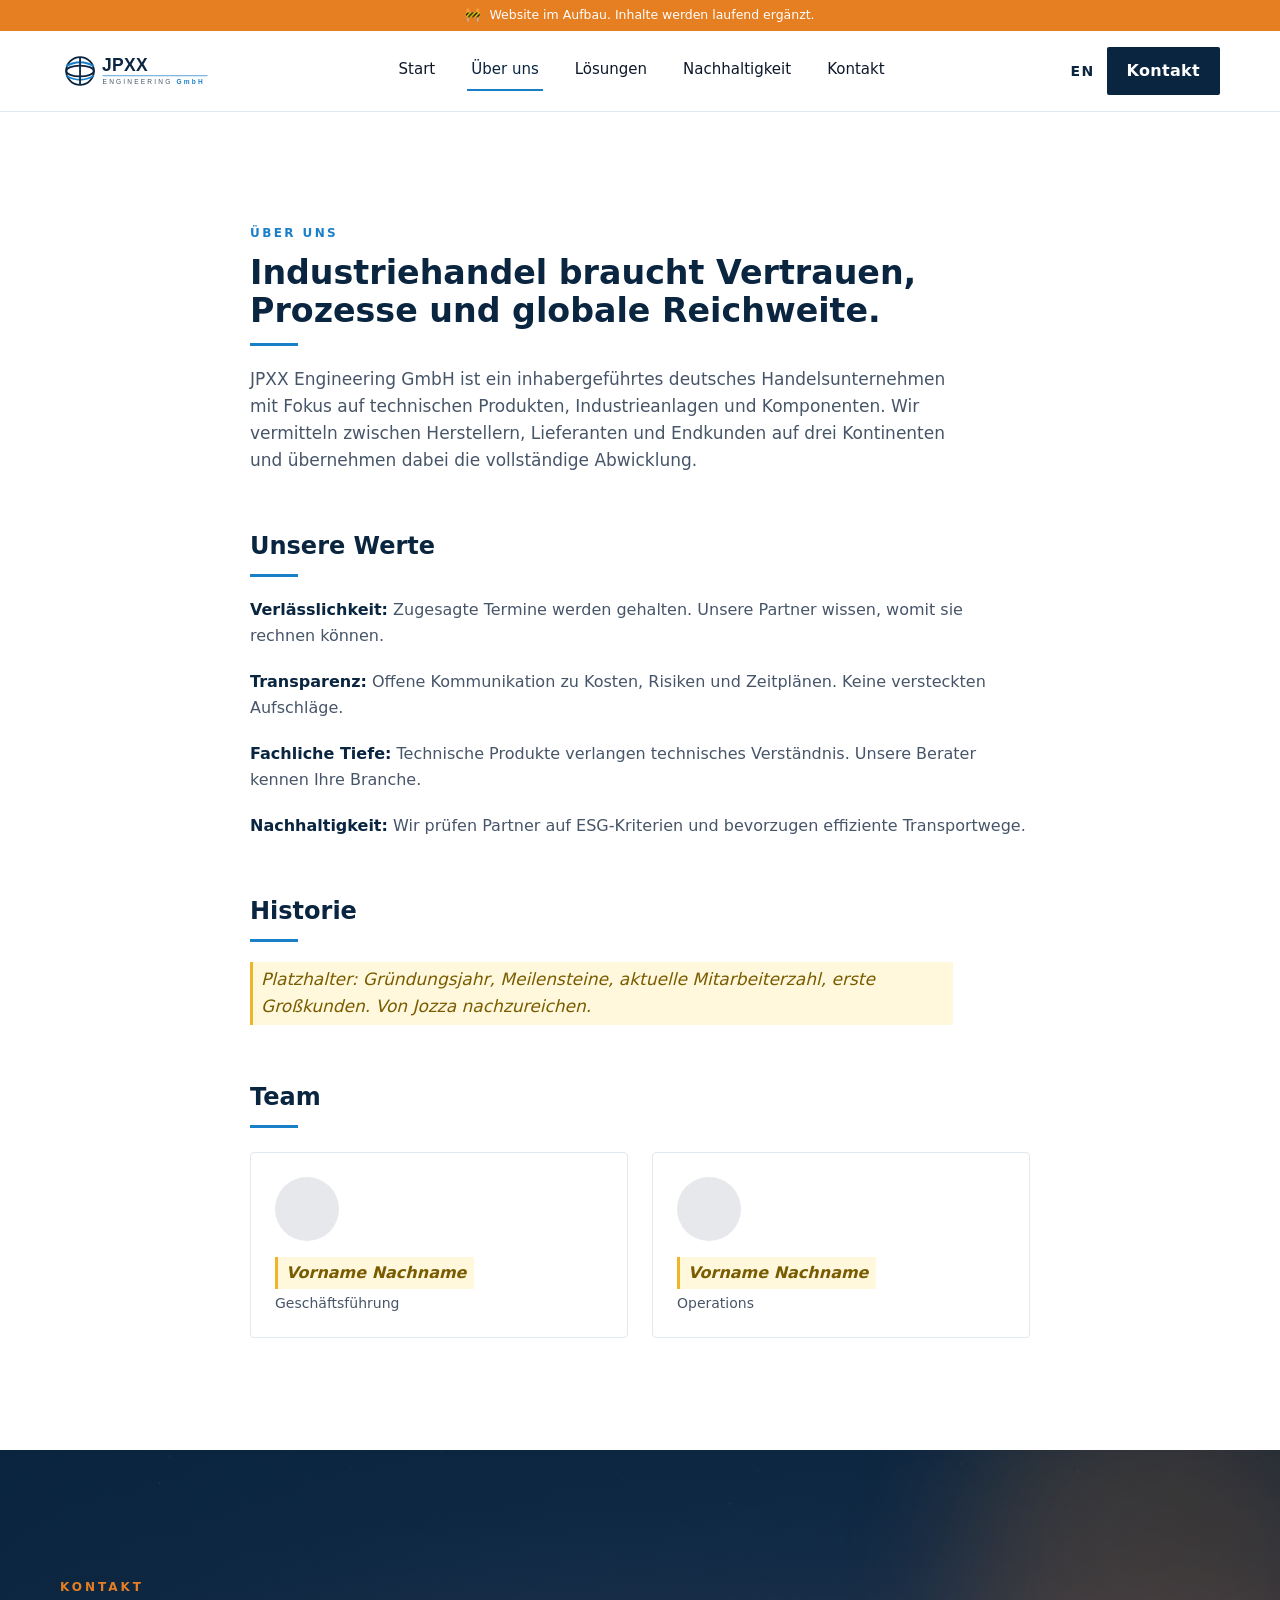
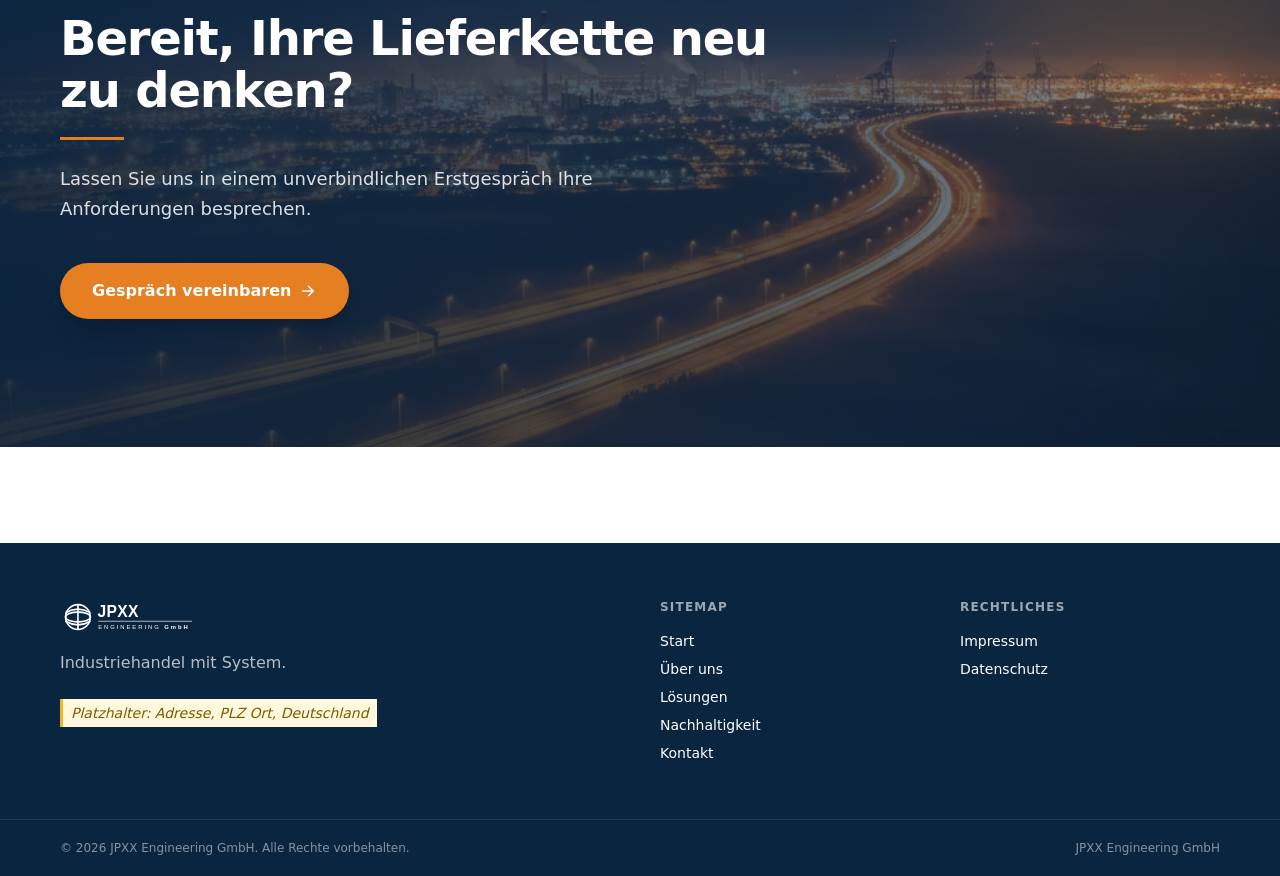
<file: de/ueber-uns/index.html>
<!DOCTYPE html><html lang="de"><head><meta charset="utf-8"><meta name="viewport" content="width=device-width, initial-scale=1"><meta name="generator" content="Astro v7.4.0"><link rel="icon" type="image/svg+xml" href="/favicon.svg"><title>Über uns | JPXX Engineering GmbH</title><meta name="description" content="JPXX Engineering GmbH — Internationaler Industriehandel, Beschaffung, Logistik und Beratung."><link rel="alternate" hreflang="de" href="https://jpxx.de/de/ueber-uns"><link rel="alternate" hreflang="en" href="https://jpxx.de/en/about"><link rel="alternate" hreflang="x-default" href="https://jpxx.de/de"><meta property="og:title" content="Über uns | JPXX Engineering GmbH"><meta property="og:description" content="JPXX Engineering GmbH — Internationaler Industriehandel, Beschaffung, Logistik und Beratung."><meta property="og:type" content="website"><meta property="og:url" content="https://jpxx.de/de/ueber-uns"><link rel="stylesheet" href="/_astro/Base.Co9QmLV5.css"></head><body><a href="#main" class="sr-only focus:not-sr-only focus:absolute focus:top-2 focus:left-2 focus:z-50 focus:bg-white focus:px-4 focus:py-2 focus:ring">Skip to content</a><header class="fixed top-0 inset-x-0 z-40 bg-white/95 backdrop-blur border-b border-[var(--color-rule)]"><div class="bg-[var(--color-brand-orange)] text-white text-[0.78rem] font-medium"><div class="container-wide py-1.5 flex items-center justify-center gap-2 text-center"><span aria-hidden="true">🚧</span><span>Website im Aufbau. Inhalte werden laufend ergänzt.</span></div></div><div class="container-wide flex items-center justify-between h-20"><a href="/de" class="flex items-center" aria-label="JPXX Engineering GmbH"><img src="/logo.svg" alt="JPXX Engineering GmbH" class="h-10 w-auto"></a><nav class="hidden md:flex items-center gap-7" aria-label="Primary"><a href="/de" class="nav-link ">Start</a><a href="/de/ueber-uns" class="nav-link is-active">Über uns</a><a href="/de/loesungen" class="nav-link ">Lösungen</a><a href="/de/nachhaltigkeit" class="nav-link ">Nachhaltigkeit</a><a href="/de/kontakt" class="nav-link ">Kontakt</a></nav><div class="flex items-center gap-3"><a href="/en/about" class="text-sm font-semibold uppercase tracking-widest text-[var(--color-brand-navy)] hover:text-[var(--color-brand-blue)]" aria-label="Switch to EN">EN</a><a href="/de/kontakt" class="btn btn-primary hidden sm:inline-flex">Kontakt</a></div></div><!-- mobile nav --><nav class="md:hidden border-t border-[var(--color-rule)] overflow-x-auto" aria-label="Mobile primary"><div class="container-wide flex items-center gap-4 py-2"><a href="/de" class="nav-link whitespace-nowrap ">Start</a><a href="/de/ueber-uns" class="nav-link whitespace-nowrap is-active">Über uns</a><a href="/de/loesungen" class="nav-link whitespace-nowrap ">Lösungen</a><a href="/de/nachhaltigkeit" class="nav-link whitespace-nowrap ">Nachhaltigkeit</a><a href="/de/kontakt" class="nav-link whitespace-nowrap ">Kontakt</a></div></nav></header><main id="main" class="pt-[7rem]"><section class="py-20 md:py-28"><div class="container-narrow"><p class="eyebrow">Über uns</p><h1 class="section-title mt-3">Industriehandel braucht Vertrauen, Prozesse und globale Reichweite.</h1><div class="rule-accent"></div><p class="section-lead">JPXX Engineering GmbH ist ein inhabergeführtes deutsches Handelsunternehmen mit Fokus auf technischen Produkten, Industrieanlagen und Komponenten. Wir vermitteln zwischen Herstellern, Lieferanten und Endkunden auf drei Kontinenten und übernehmen dabei die vollständige Abwicklung.</p><h2 class="mt-14 text-2xl font-semibold text-[var(--color-brand-navy)]">Unsere Werte</h2><div class="rule-accent"></div><ul class="space-y-5 text-[var(--color-ink-soft)] leading-relaxed"><li><strong class="text-[var(--color-brand-navy)]">Verlässlichkeit:</strong> Zugesagte Termine werden gehalten. Unsere Partner wissen, womit sie rechnen können.</li><li><strong class="text-[var(--color-brand-navy)]">Transparenz:</strong> Offene Kommunikation zu Kosten, Risiken und Zeitplänen. Keine versteckten Aufschläge.</li><li><strong class="text-[var(--color-brand-navy)]">Fachliche Tiefe:</strong> Technische Produkte verlangen technisches Verständnis. Unsere Berater kennen Ihre Branche.</li><li><strong class="text-[var(--color-brand-navy)]">Nachhaltigkeit:</strong> Wir prüfen Partner auf ESG-Kriterien und bevorzugen effiziente Transportwege.</li></ul><h2 class="mt-14 text-2xl font-semibold text-[var(--color-brand-navy)]">Historie</h2><div class="rule-accent"></div><p class="section-lead"><span class="placeholder">Platzhalter: Gründungsjahr, Meilensteine, aktuelle Mitarbeiterzahl, erste Großkunden. Von Jozza nachzureichen.</span></p><h2 class="mt-14 text-2xl font-semibold text-[var(--color-brand-navy)]">Team</h2><div class="rule-accent"></div><div class="grid sm:grid-cols-2 gap-6 mt-6"><div class="card"><div class="w-16 h-16 rounded-full bg-[var(--color-brand-navy)]/10 mb-4"></div><h3 class="font-semibold text-[var(--color-brand-navy)]"><span class="placeholder">Vorname Nachname</span></h3><p class="text-sm text-[var(--color-ink-soft)] mt-1">Geschäftsführung</p></div><div class="card"><div class="w-16 h-16 rounded-full bg-[var(--color-brand-navy)]/10 mb-4"></div><h3 class="font-semibold text-[var(--color-brand-navy)]"><span class="placeholder">Vorname Nachname</span></h3><p class="text-sm text-[var(--color-ink-soft)] mt-1">Operations</p></div></div></div></section><section class="relative overflow-hidden text-white"><img src="/img/cta-banner.webp" alt="" loading="lazy" class="absolute inset-0 w-full h-full object-cover"><div class="absolute inset-0 bg-[linear-gradient(90deg,rgba(10,37,64,0.9)_0%,rgba(10,37,64,0.65)_70%,rgba(10,37,64,0.4)_100%)]" aria-hidden="true"></div><div class="absolute -top-20 -right-20 w-[400px] h-[400px] rounded-full bg-[var(--color-brand-orange)] opacity-20 blur-3xl" aria-hidden="true"></div><div class="container-wide relative py-24 md:py-32"><div class="max-w-3xl"><p class="eyebrow-orange">Kontakt</p><h2 class="font-display mt-4 text-3xl md:text-5xl font-bold tracking-tight leading-[1.1]">Bereit, Ihre Lieferkette neu zu denken?</h2><div class="mt-5 h-[3px] w-16 bg-[var(--color-brand-orange)]"></div><p class="mt-6 text-white/85 text-lg leading-relaxed max-w-2xl">Lassen Sie uns in einem unverbindlichen Erstgespräch Ihre Anforderungen besprechen.</p><a href="/de/kontakt" class="mt-10 inline-flex items-center gap-2 rounded-full bg-[var(--color-brand-orange)] hover:bg-[#d26812] text-white px-8 py-4 font-semibold text-base shadow-xl shadow-[var(--color-brand-orange)]/30 transition">Gespräch vereinbaren<svg width="18" height="18" viewBox="0 0 24 24" fill="none"><path d="M5 12h14M13 6l6 6-6 6" stroke="currentColor" stroke-width="2.2" stroke-linecap="round" stroke-linejoin="round"></path></svg></a></div></div></section></main><footer class="mt-24 bg-[var(--color-brand-navy)] text-white"><div class="container-wide py-14 grid gap-10 md:grid-cols-4"><div class="md:col-span-2"><div class="flex items-center gap-3 mb-4"><img src="/logo.svg" alt="JPXX Engineering GmbH" class="h-9 w-auto brightness-0 invert"></div><p class="text-white/70 max-w-md">Industriehandel mit System.</p><p class="text-white/50 text-sm mt-6"><span class="placeholder">Platzhalter: Adresse, PLZ Ort, Deutschland</span></p></div><div><h4 class="font-semibold uppercase tracking-widest text-xs text-white/60 mb-4">Sitemap</h4><ul class="space-y-2 text-sm"><li><a class="hover:text-[var(--color-brand-blue)]" href="/de">Start</a></li><li><a class="hover:text-[var(--color-brand-blue)]" href="/de/ueber-uns">Über uns</a></li><li><a class="hover:text-[var(--color-brand-blue)]" href="/de/loesungen">Lösungen</a></li><li><a class="hover:text-[var(--color-brand-blue)]" href="/de/nachhaltigkeit">Nachhaltigkeit</a></li><li><a class="hover:text-[var(--color-brand-blue)]" href="/de/kontakt">Kontakt</a></li></ul></div><div><h4 class="font-semibold uppercase tracking-widest text-xs text-white/60 mb-4">Rechtliches</h4><ul class="space-y-2 text-sm"><li><a class="hover:text-[var(--color-brand-blue)]" href="/de/impressum">Impressum</a></li><li><a class="hover:text-[var(--color-brand-blue)]" href="/de/datenschutz">Datenschutz</a></li></ul></div></div><div class="border-t border-white/10"><div class="container-wide py-5 text-xs text-white/50 flex flex-wrap gap-4 justify-between"><span>© 2026 JPXX Engineering GmbH. Alle Rechte vorbehalten.</span><span>JPXX Engineering GmbH</span></div></div></footer></body></html>
</file>
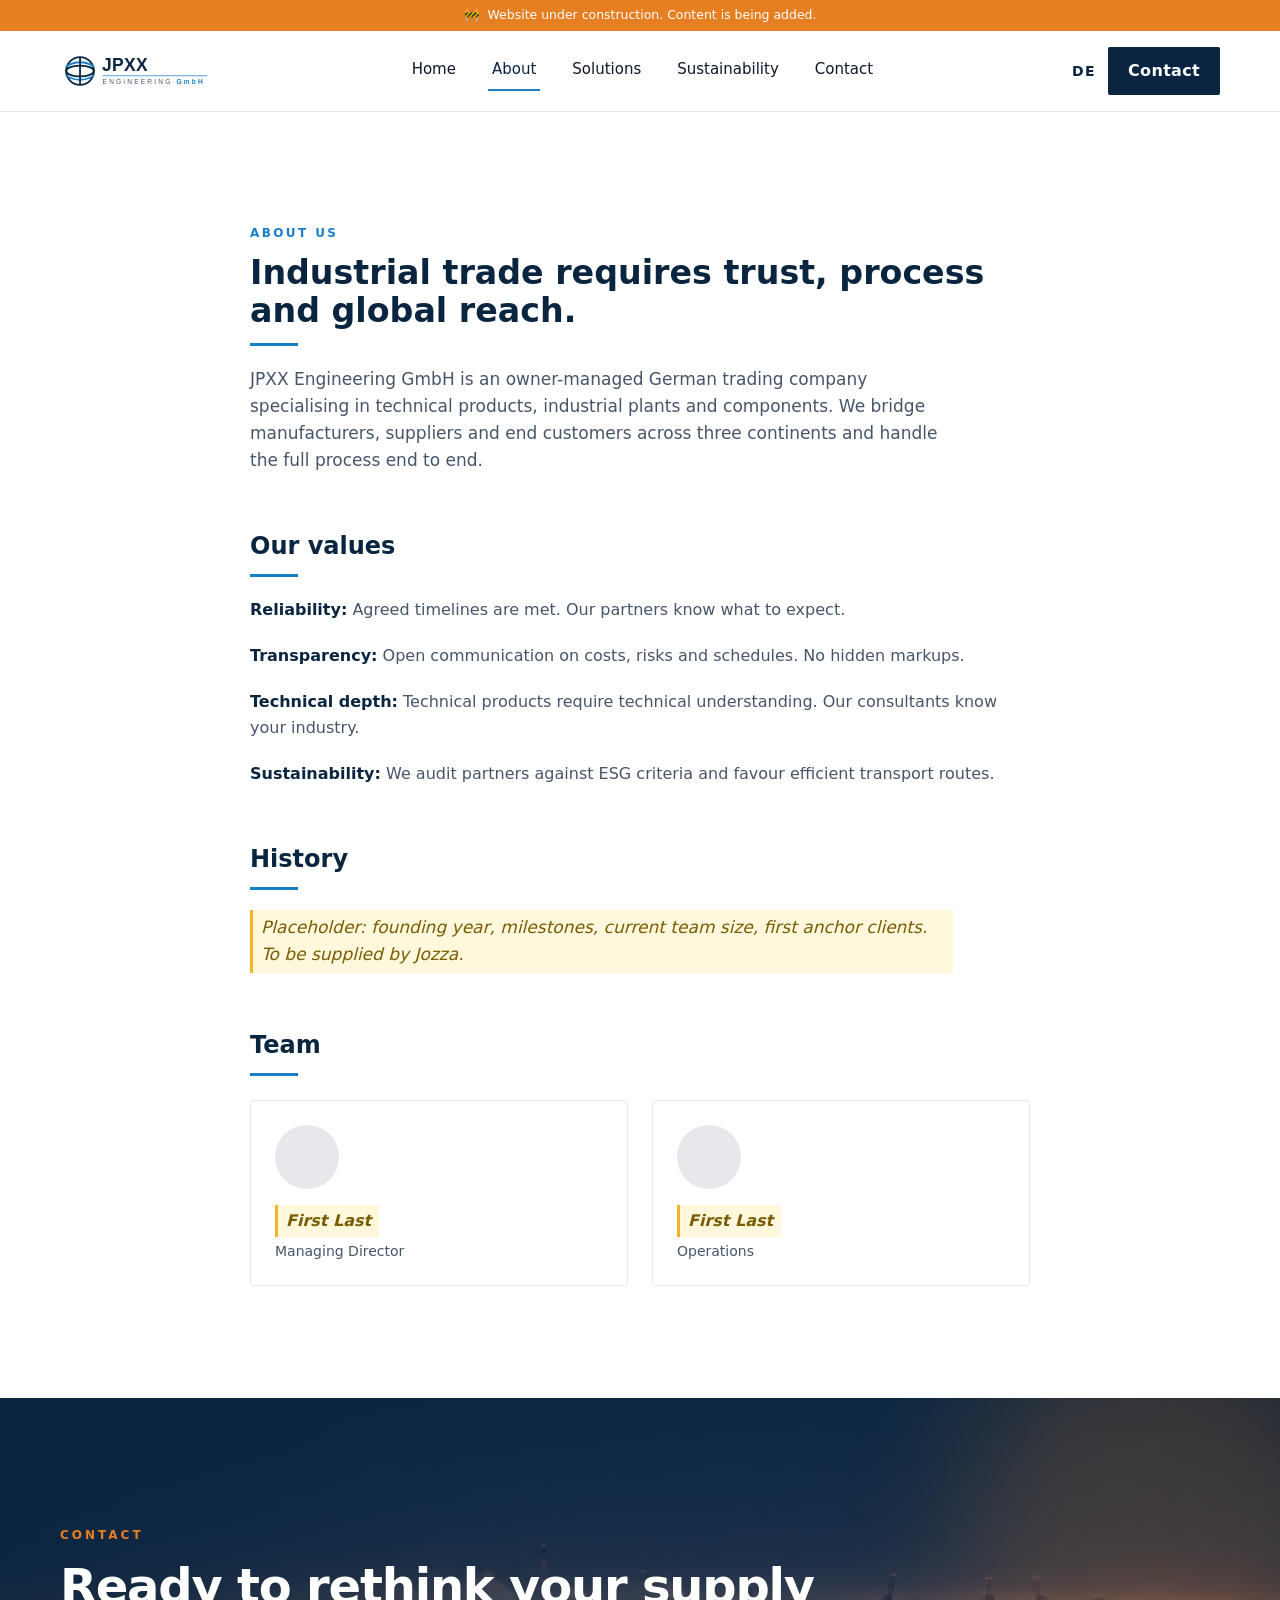
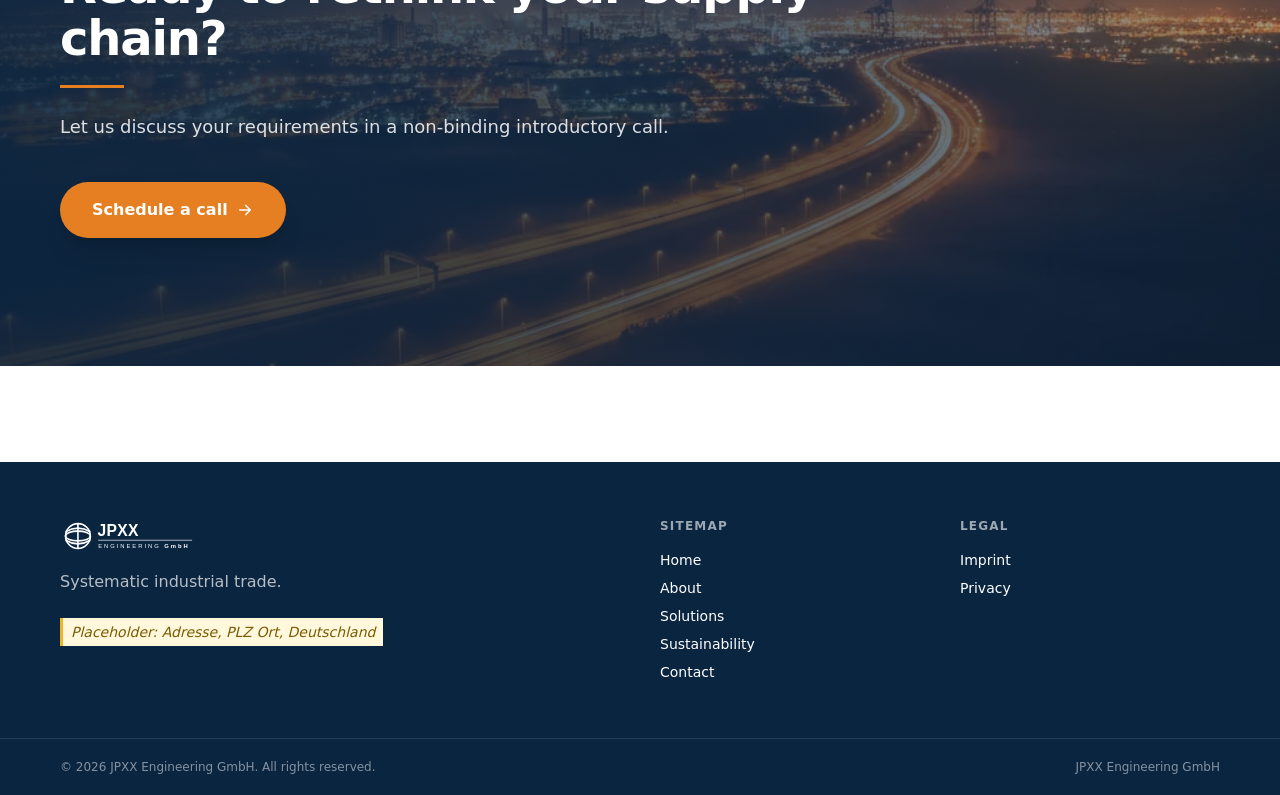
<file: en/about/index.html>
<!DOCTYPE html><html lang="en"><head><meta charset="utf-8"><meta name="viewport" content="width=device-width, initial-scale=1"><meta name="generator" content="Astro v7.4.0"><link rel="icon" type="image/svg+xml" href="/favicon.svg"><title>About | JPXX Engineering GmbH</title><meta name="description" content="JPXX Engineering GmbH — International industrial trade, sourcing, logistics and consulting."><link rel="alternate" hreflang="de" href="https://jpxx.de/de/ueber-uns"><link rel="alternate" hreflang="en" href="https://jpxx.de/en/about"><link rel="alternate" hreflang="x-default" href="https://jpxx.de/de"><meta property="og:title" content="About | JPXX Engineering GmbH"><meta property="og:description" content="JPXX Engineering GmbH — International industrial trade, sourcing, logistics and consulting."><meta property="og:type" content="website"><meta property="og:url" content="https://jpxx.de/en/about"><link rel="stylesheet" href="/_astro/Base.Co9QmLV5.css"></head><body><a href="#main" class="sr-only focus:not-sr-only focus:absolute focus:top-2 focus:left-2 focus:z-50 focus:bg-white focus:px-4 focus:py-2 focus:ring">Skip to content</a><header class="fixed top-0 inset-x-0 z-40 bg-white/95 backdrop-blur border-b border-[var(--color-rule)]"><div class="bg-[var(--color-brand-orange)] text-white text-[0.78rem] font-medium"><div class="container-wide py-1.5 flex items-center justify-center gap-2 text-center"><span aria-hidden="true">🚧</span><span>Website under construction. Content is being added.</span></div></div><div class="container-wide flex items-center justify-between h-20"><a href="/en" class="flex items-center" aria-label="JPXX Engineering GmbH"><img src="/logo.svg" alt="JPXX Engineering GmbH" class="h-10 w-auto"></a><nav class="hidden md:flex items-center gap-7" aria-label="Primary"><a href="/en" class="nav-link ">Home</a><a href="/en/about" class="nav-link is-active">About</a><a href="/en/solutions" class="nav-link ">Solutions</a><a href="/en/sustainability" class="nav-link ">Sustainability</a><a href="/en/contact" class="nav-link ">Contact</a></nav><div class="flex items-center gap-3"><a href="/de/ueber-uns" class="text-sm font-semibold uppercase tracking-widest text-[var(--color-brand-navy)] hover:text-[var(--color-brand-blue)]" aria-label="Switch to DE">DE</a><a href="/en/contact" class="btn btn-primary hidden sm:inline-flex">Contact</a></div></div><!-- mobile nav --><nav class="md:hidden border-t border-[var(--color-rule)] overflow-x-auto" aria-label="Mobile primary"><div class="container-wide flex items-center gap-4 py-2"><a href="/en" class="nav-link whitespace-nowrap ">Home</a><a href="/en/about" class="nav-link whitespace-nowrap is-active">About</a><a href="/en/solutions" class="nav-link whitespace-nowrap ">Solutions</a><a href="/en/sustainability" class="nav-link whitespace-nowrap ">Sustainability</a><a href="/en/contact" class="nav-link whitespace-nowrap ">Contact</a></div></nav></header><main id="main" class="pt-[7rem]"><section class="py-20 md:py-28"><div class="container-narrow"><p class="eyebrow">About us</p><h1 class="section-title mt-3">Industrial trade requires trust, process and global reach.</h1><div class="rule-accent"></div><p class="section-lead">JPXX Engineering GmbH is an owner-managed German trading company specialising in technical products, industrial plants and components. We bridge manufacturers, suppliers and end customers across three continents and handle the full process end to end.</p><h2 class="mt-14 text-2xl font-semibold text-[var(--color-brand-navy)]">Our values</h2><div class="rule-accent"></div><ul class="space-y-5 text-[var(--color-ink-soft)] leading-relaxed"><li><strong class="text-[var(--color-brand-navy)]">Reliability:</strong> Agreed timelines are met. Our partners know what to expect.</li><li><strong class="text-[var(--color-brand-navy)]">Transparency:</strong> Open communication on costs, risks and schedules. No hidden markups.</li><li><strong class="text-[var(--color-brand-navy)]">Technical depth:</strong> Technical products require technical understanding. Our consultants know your industry.</li><li><strong class="text-[var(--color-brand-navy)]">Sustainability:</strong> We audit partners against ESG criteria and favour efficient transport routes.</li></ul><h2 class="mt-14 text-2xl font-semibold text-[var(--color-brand-navy)]">History</h2><div class="rule-accent"></div><p class="section-lead"><span class="placeholder">Placeholder: founding year, milestones, current team size, first anchor clients. To be supplied by Jozza.</span></p><h2 class="mt-14 text-2xl font-semibold text-[var(--color-brand-navy)]">Team</h2><div class="rule-accent"></div><div class="grid sm:grid-cols-2 gap-6 mt-6"><div class="card"><div class="w-16 h-16 rounded-full bg-[var(--color-brand-navy)]/10 mb-4"></div><h3 class="font-semibold text-[var(--color-brand-navy)]"><span class="placeholder">First Last</span></h3><p class="text-sm text-[var(--color-ink-soft)] mt-1">Managing Director</p></div><div class="card"><div class="w-16 h-16 rounded-full bg-[var(--color-brand-navy)]/10 mb-4"></div><h3 class="font-semibold text-[var(--color-brand-navy)]"><span class="placeholder">First Last</span></h3><p class="text-sm text-[var(--color-ink-soft)] mt-1">Operations</p></div></div></div></section><section class="relative overflow-hidden text-white"><img src="/img/cta-banner.webp" alt="" loading="lazy" class="absolute inset-0 w-full h-full object-cover"><div class="absolute inset-0 bg-[linear-gradient(90deg,rgba(10,37,64,0.9)_0%,rgba(10,37,64,0.65)_70%,rgba(10,37,64,0.4)_100%)]" aria-hidden="true"></div><div class="absolute -top-20 -right-20 w-[400px] h-[400px] rounded-full bg-[var(--color-brand-orange)] opacity-20 blur-3xl" aria-hidden="true"></div><div class="container-wide relative py-24 md:py-32"><div class="max-w-3xl"><p class="eyebrow-orange">Contact</p><h2 class="font-display mt-4 text-3xl md:text-5xl font-bold tracking-tight leading-[1.1]">Ready to rethink your supply chain?</h2><div class="mt-5 h-[3px] w-16 bg-[var(--color-brand-orange)]"></div><p class="mt-6 text-white/85 text-lg leading-relaxed max-w-2xl">Let us discuss your requirements in a non-binding introductory call.</p><a href="/en/contact" class="mt-10 inline-flex items-center gap-2 rounded-full bg-[var(--color-brand-orange)] hover:bg-[#d26812] text-white px-8 py-4 font-semibold text-base shadow-xl shadow-[var(--color-brand-orange)]/30 transition">Schedule a call<svg width="18" height="18" viewBox="0 0 24 24" fill="none"><path d="M5 12h14M13 6l6 6-6 6" stroke="currentColor" stroke-width="2.2" stroke-linecap="round" stroke-linejoin="round"></path></svg></a></div></div></section></main><footer class="mt-24 bg-[var(--color-brand-navy)] text-white"><div class="container-wide py-14 grid gap-10 md:grid-cols-4"><div class="md:col-span-2"><div class="flex items-center gap-3 mb-4"><img src="/logo.svg" alt="JPXX Engineering GmbH" class="h-9 w-auto brightness-0 invert"></div><p class="text-white/70 max-w-md">Systematic industrial trade.</p><p class="text-white/50 text-sm mt-6"><span class="placeholder">Placeholder: Adresse, PLZ Ort, Deutschland</span></p></div><div><h4 class="font-semibold uppercase tracking-widest text-xs text-white/60 mb-4">Sitemap</h4><ul class="space-y-2 text-sm"><li><a class="hover:text-[var(--color-brand-blue)]" href="/en">Home</a></li><li><a class="hover:text-[var(--color-brand-blue)]" href="/en/about">About</a></li><li><a class="hover:text-[var(--color-brand-blue)]" href="/en/solutions">Solutions</a></li><li><a class="hover:text-[var(--color-brand-blue)]" href="/en/sustainability">Sustainability</a></li><li><a class="hover:text-[var(--color-brand-blue)]" href="/en/contact">Contact</a></li></ul></div><div><h4 class="font-semibold uppercase tracking-widest text-xs text-white/60 mb-4">Legal</h4><ul class="space-y-2 text-sm"><li><a class="hover:text-[var(--color-brand-blue)]" href="/en/imprint">Imprint</a></li><li><a class="hover:text-[var(--color-brand-blue)]" href="/en/privacy">Privacy</a></li></ul></div></div><div class="border-t border-white/10"><div class="container-wide py-5 text-xs text-white/50 flex flex-wrap gap-4 justify-between"><span>© 2026 JPXX Engineering GmbH. All rights reserved.</span><span>JPXX Engineering GmbH</span></div></div></footer></body></html>
</file>
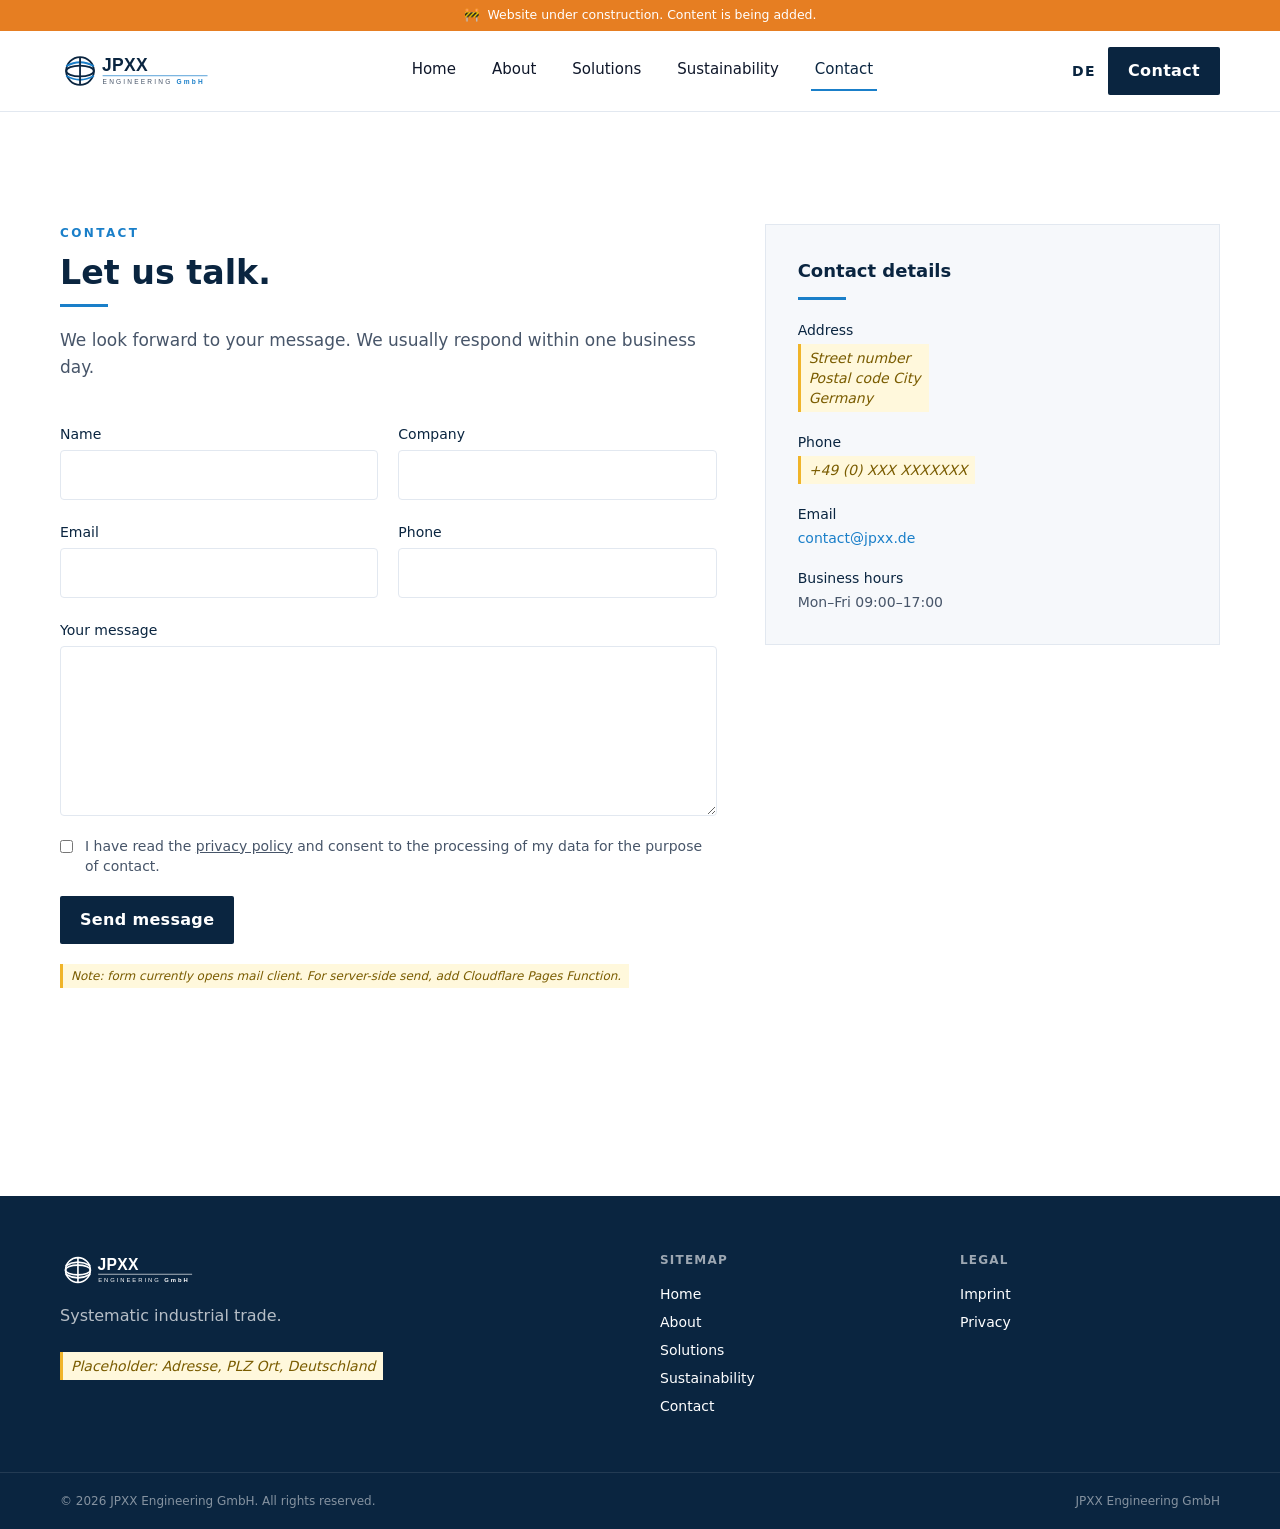
<file: en/contact/index.html>
<!DOCTYPE html><html lang="en"><head><meta charset="utf-8"><meta name="viewport" content="width=device-width, initial-scale=1"><meta name="generator" content="Astro v7.4.0"><link rel="icon" type="image/svg+xml" href="/favicon.svg"><title>Contact | JPXX Engineering GmbH</title><meta name="description" content="JPXX Engineering GmbH — International industrial trade, sourcing, logistics and consulting."><link rel="alternate" hreflang="de" href="https://jpxx.de/de/kontakt"><link rel="alternate" hreflang="en" href="https://jpxx.de/en/contact"><link rel="alternate" hreflang="x-default" href="https://jpxx.de/de"><meta property="og:title" content="Contact | JPXX Engineering GmbH"><meta property="og:description" content="JPXX Engineering GmbH — International industrial trade, sourcing, logistics and consulting."><meta property="og:type" content="website"><meta property="og:url" content="https://jpxx.de/en/contact"><link rel="stylesheet" href="/_astro/Base.Co9QmLV5.css"></head><body><a href="#main" class="sr-only focus:not-sr-only focus:absolute focus:top-2 focus:left-2 focus:z-50 focus:bg-white focus:px-4 focus:py-2 focus:ring">Skip to content</a><header class="fixed top-0 inset-x-0 z-40 bg-white/95 backdrop-blur border-b border-[var(--color-rule)]"><div class="bg-[var(--color-brand-orange)] text-white text-[0.78rem] font-medium"><div class="container-wide py-1.5 flex items-center justify-center gap-2 text-center"><span aria-hidden="true">🚧</span><span>Website under construction. Content is being added.</span></div></div><div class="container-wide flex items-center justify-between h-20"><a href="/en" class="flex items-center" aria-label="JPXX Engineering GmbH"><img src="/logo.svg" alt="JPXX Engineering GmbH" class="h-10 w-auto"></a><nav class="hidden md:flex items-center gap-7" aria-label="Primary"><a href="/en" class="nav-link ">Home</a><a href="/en/about" class="nav-link ">About</a><a href="/en/solutions" class="nav-link ">Solutions</a><a href="/en/sustainability" class="nav-link ">Sustainability</a><a href="/en/contact" class="nav-link is-active">Contact</a></nav><div class="flex items-center gap-3"><a href="/de/kontakt" class="text-sm font-semibold uppercase tracking-widest text-[var(--color-brand-navy)] hover:text-[var(--color-brand-blue)]" aria-label="Switch to DE">DE</a><a href="/en/contact" class="btn btn-primary hidden sm:inline-flex">Contact</a></div></div><!-- mobile nav --><nav class="md:hidden border-t border-[var(--color-rule)] overflow-x-auto" aria-label="Mobile primary"><div class="container-wide flex items-center gap-4 py-2"><a href="/en" class="nav-link whitespace-nowrap ">Home</a><a href="/en/about" class="nav-link whitespace-nowrap ">About</a><a href="/en/solutions" class="nav-link whitespace-nowrap ">Solutions</a><a href="/en/sustainability" class="nav-link whitespace-nowrap ">Sustainability</a><a href="/en/contact" class="nav-link whitespace-nowrap is-active">Contact</a></div></nav></header><main id="main" class="pt-[7rem]"><section class="py-20 md:py-28"><div class="container-wide grid md:grid-cols-12 gap-12"><div class="md:col-span-7"><p class="eyebrow">Contact</p><h1 class="section-title mt-3">Let us talk.</h1><div class="rule-accent"></div><p class="section-lead">We look forward to your message. We usually respond within one business day.</p><form class="mt-10 grid gap-5" action="mailto:contact@jpxx.de" method="post" enctype="text/plain"><div class="grid sm:grid-cols-2 gap-5"><label class="block"><span class="text-sm font-medium text-[var(--color-brand-navy)]">Name</span><input type="text" name="Name" required class="mt-1 block w-full border border-[var(--color-rule)] rounded-sm p-3 focus:border-[var(--color-brand-blue)] focus:outline-none"></label><label class="block"><span class="text-sm font-medium text-[var(--color-brand-navy)]">Company</span><input type="text" name="Company" class="mt-1 block w-full border border-[var(--color-rule)] rounded-sm p-3 focus:border-[var(--color-brand-blue)] focus:outline-none"></label></div><div class="grid sm:grid-cols-2 gap-5"><label class="block"><span class="text-sm font-medium text-[var(--color-brand-navy)]">Email</span><input type="email" name="Email" required class="mt-1 block w-full border border-[var(--color-rule)] rounded-sm p-3 focus:border-[var(--color-brand-blue)] focus:outline-none"></label><label class="block"><span class="text-sm font-medium text-[var(--color-brand-navy)]">Phone</span><input type="tel" name="Phone" class="mt-1 block w-full border border-[var(--color-rule)] rounded-sm p-3 focus:border-[var(--color-brand-blue)] focus:outline-none"></label></div><label class="block"><span class="text-sm font-medium text-[var(--color-brand-navy)]">Your message</span><textarea name="Message" rows="6" required class="mt-1 block w-full border border-[var(--color-rule)] rounded-sm p-3 focus:border-[var(--color-brand-blue)] focus:outline-none"></textarea></label><input type="text" name="website" tabindex="-1" autocomplete="off" class="hidden" aria-hidden="true"><label class="flex items-start gap-3 text-sm text-[var(--color-ink-soft)]"><input type="checkbox" required class="mt-1"><span>I have read the <a href="/en/privacy" class="underline">privacy policy</a> and consent to the processing of my data for the purpose of contact.</span></label><button type="submit" class="btn btn-primary justify-center sm:justify-start sm:w-fit">Send message</button><p class="text-xs text-[var(--color-ink-soft)]"><span class="placeholder">Note: form currently opens mail client. For server-side send, add Cloudflare Pages Function.</span></p></form></div><div class="md:col-span-5"><div class="bg-[var(--color-paper-soft)] border border-[var(--color-rule)] p-8"><h2 class="text-lg font-semibold text-[var(--color-brand-navy)]">Contact details</h2><div class="rule-accent"></div><dl class="space-y-5 text-sm"><div><dt class="font-medium text-[var(--color-brand-navy)]">Address</dt><dd class="mt-1 text-[var(--color-ink-soft)]"><span class="placeholder">Street number<br>Postal code City<br>Germany</span></dd></div><div><dt class="font-medium text-[var(--color-brand-navy)]">Phone</dt><dd class="mt-1 text-[var(--color-ink-soft)]"><span class="placeholder">+49 (0) XXX XXXXXXX</span></dd></div><div><dt class="font-medium text-[var(--color-brand-navy)]">Email</dt><dd class="mt-1"><a class="text-[var(--color-brand-blue)] hover:underline" href="mailto:contact@jpxx.de">contact@jpxx.de</a></dd></div><div><dt class="font-medium text-[var(--color-brand-navy)]">Business hours</dt><dd class="mt-1 text-[var(--color-ink-soft)]">Mon–Fri 09:00–17:00</dd></div></dl></div></div></div></section></main><footer class="mt-24 bg-[var(--color-brand-navy)] text-white"><div class="container-wide py-14 grid gap-10 md:grid-cols-4"><div class="md:col-span-2"><div class="flex items-center gap-3 mb-4"><img src="/logo.svg" alt="JPXX Engineering GmbH" class="h-9 w-auto brightness-0 invert"></div><p class="text-white/70 max-w-md">Systematic industrial trade.</p><p class="text-white/50 text-sm mt-6"><span class="placeholder">Placeholder: Adresse, PLZ Ort, Deutschland</span></p></div><div><h4 class="font-semibold uppercase tracking-widest text-xs text-white/60 mb-4">Sitemap</h4><ul class="space-y-2 text-sm"><li><a class="hover:text-[var(--color-brand-blue)]" href="/en">Home</a></li><li><a class="hover:text-[var(--color-brand-blue)]" href="/en/about">About</a></li><li><a class="hover:text-[var(--color-brand-blue)]" href="/en/solutions">Solutions</a></li><li><a class="hover:text-[var(--color-brand-blue)]" href="/en/sustainability">Sustainability</a></li><li><a class="hover:text-[var(--color-brand-blue)]" href="/en/contact">Contact</a></li></ul></div><div><h4 class="font-semibold uppercase tracking-widest text-xs text-white/60 mb-4">Legal</h4><ul class="space-y-2 text-sm"><li><a class="hover:text-[var(--color-brand-blue)]" href="/en/imprint">Imprint</a></li><li><a class="hover:text-[var(--color-brand-blue)]" href="/en/privacy">Privacy</a></li></ul></div></div><div class="border-t border-white/10"><div class="container-wide py-5 text-xs text-white/50 flex flex-wrap gap-4 justify-between"><span>© 2026 JPXX Engineering GmbH. All rights reserved.</span><span>JPXX Engineering GmbH</span></div></div></footer></body></html>
</file>
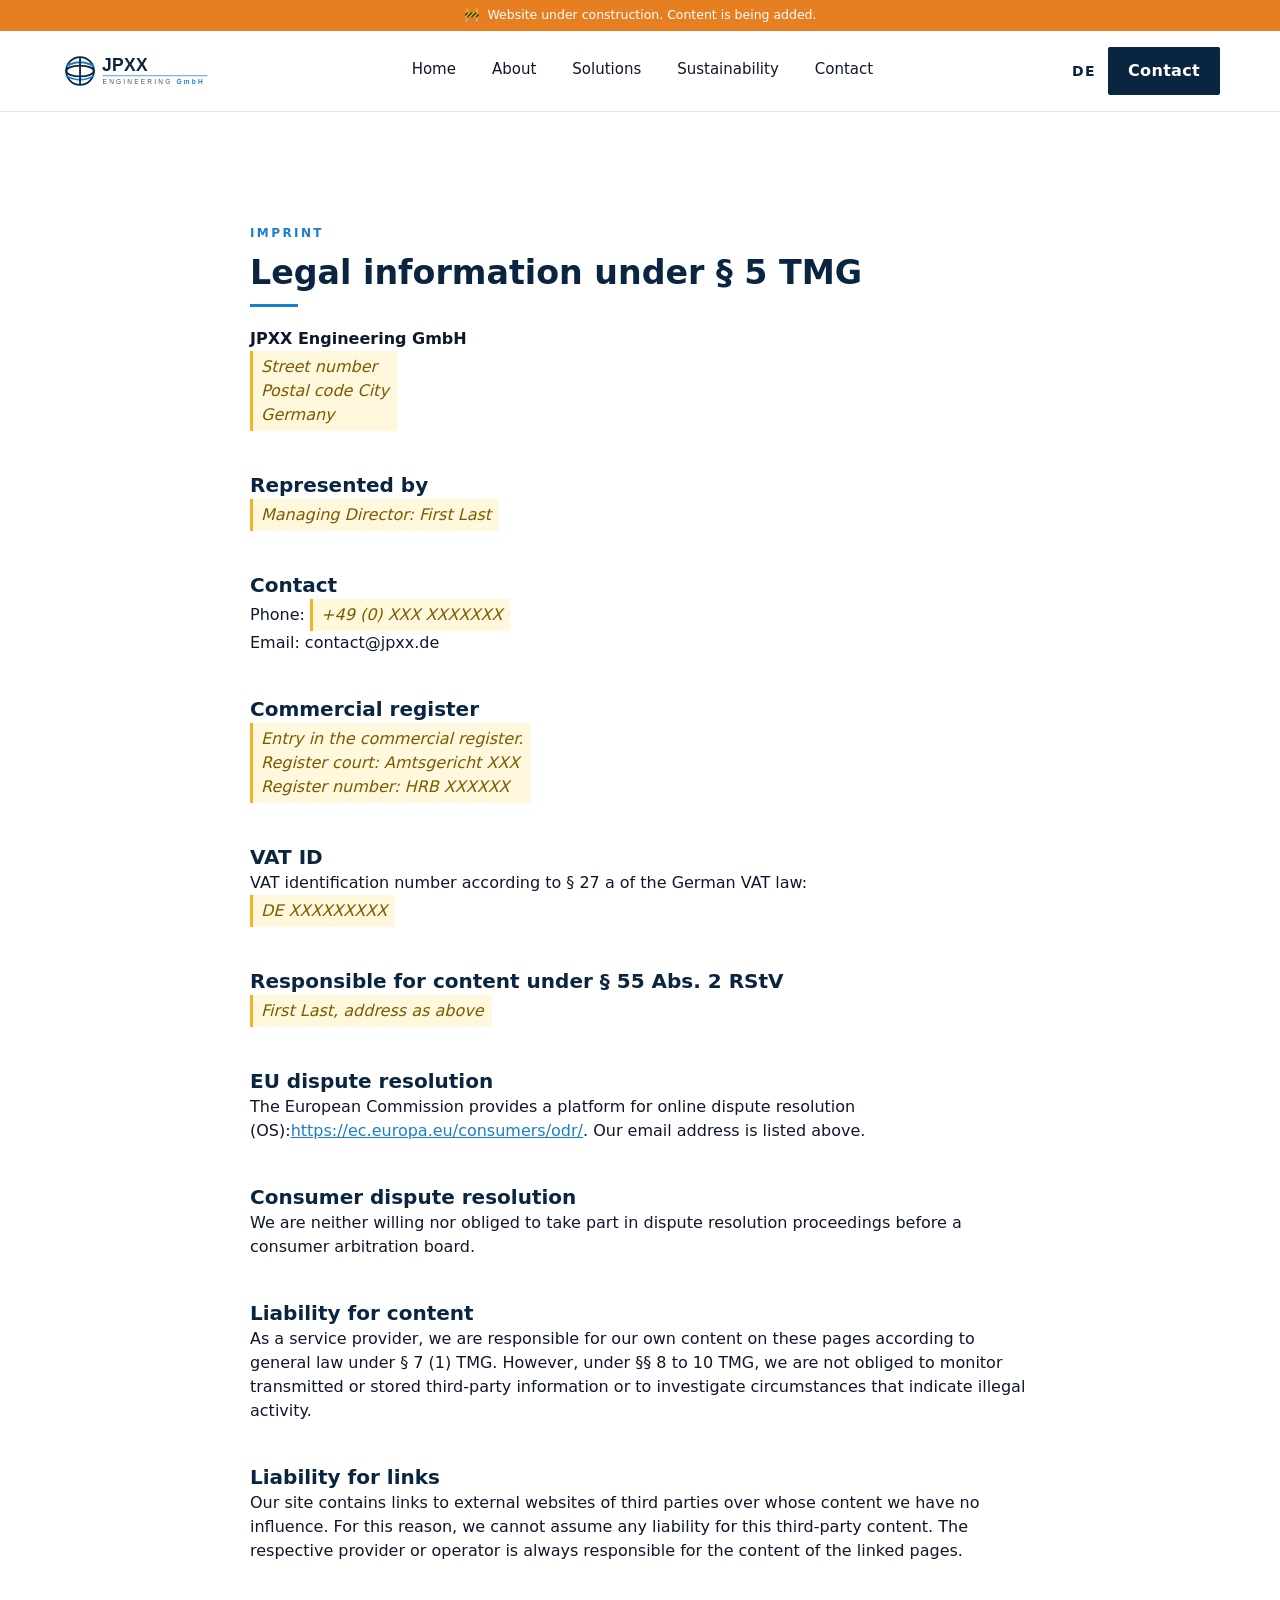
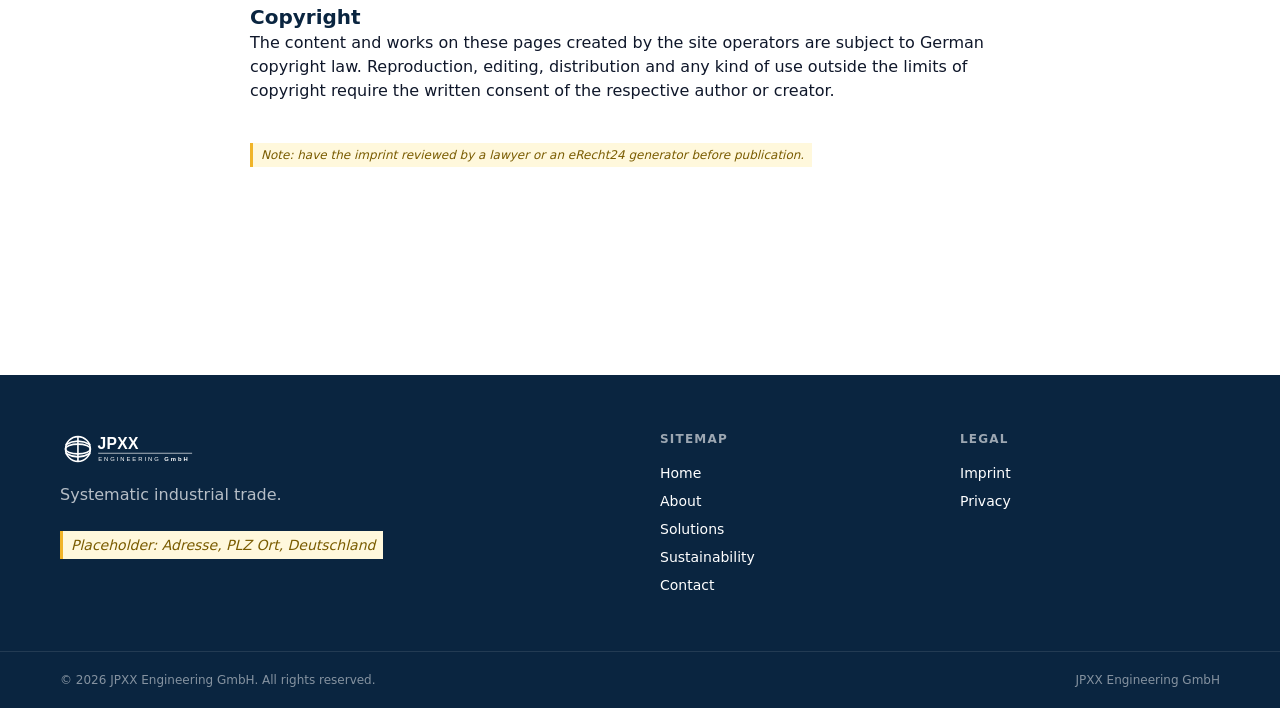
<file: en/imprint/index.html>
<!DOCTYPE html><html lang="en"><head><meta charset="utf-8"><meta name="viewport" content="width=device-width, initial-scale=1"><meta name="generator" content="Astro v7.4.0"><link rel="icon" type="image/svg+xml" href="/favicon.svg"><title>Imprint | JPXX Engineering GmbH</title><meta name="description" content="JPXX Engineering GmbH — International industrial trade, sourcing, logistics and consulting."><link rel="alternate" hreflang="de" href="https://jpxx.de/de/impressum"><link rel="alternate" hreflang="en" href="https://jpxx.de/en/imprint"><link rel="alternate" hreflang="x-default" href="https://jpxx.de/de"><meta property="og:title" content="Imprint | JPXX Engineering GmbH"><meta property="og:description" content="JPXX Engineering GmbH — International industrial trade, sourcing, logistics and consulting."><meta property="og:type" content="website"><meta property="og:url" content="https://jpxx.de/en/imprint"><link rel="stylesheet" href="/_astro/Base.Co9QmLV5.css"></head><body><a href="#main" class="sr-only focus:not-sr-only focus:absolute focus:top-2 focus:left-2 focus:z-50 focus:bg-white focus:px-4 focus:py-2 focus:ring">Skip to content</a><header class="fixed top-0 inset-x-0 z-40 bg-white/95 backdrop-blur border-b border-[var(--color-rule)]"><div class="bg-[var(--color-brand-orange)] text-white text-[0.78rem] font-medium"><div class="container-wide py-1.5 flex items-center justify-center gap-2 text-center"><span aria-hidden="true">🚧</span><span>Website under construction. Content is being added.</span></div></div><div class="container-wide flex items-center justify-between h-20"><a href="/en" class="flex items-center" aria-label="JPXX Engineering GmbH"><img src="/logo.svg" alt="JPXX Engineering GmbH" class="h-10 w-auto"></a><nav class="hidden md:flex items-center gap-7" aria-label="Primary"><a href="/en" class="nav-link ">Home</a><a href="/en/about" class="nav-link ">About</a><a href="/en/solutions" class="nav-link ">Solutions</a><a href="/en/sustainability" class="nav-link ">Sustainability</a><a href="/en/contact" class="nav-link ">Contact</a></nav><div class="flex items-center gap-3"><a href="/de/impressum" class="text-sm font-semibold uppercase tracking-widest text-[var(--color-brand-navy)] hover:text-[var(--color-brand-blue)]" aria-label="Switch to DE">DE</a><a href="/en/contact" class="btn btn-primary hidden sm:inline-flex">Contact</a></div></div><!-- mobile nav --><nav class="md:hidden border-t border-[var(--color-rule)] overflow-x-auto" aria-label="Mobile primary"><div class="container-wide flex items-center gap-4 py-2"><a href="/en" class="nav-link whitespace-nowrap ">Home</a><a href="/en/about" class="nav-link whitespace-nowrap ">About</a><a href="/en/solutions" class="nav-link whitespace-nowrap ">Solutions</a><a href="/en/sustainability" class="nav-link whitespace-nowrap ">Sustainability</a><a href="/en/contact" class="nav-link whitespace-nowrap ">Contact</a></div></nav></header><main id="main" class="pt-[7rem]"><section class="py-20 md:py-28"><div class="container-narrow"><p class="eyebrow">Imprint</p><h1 class="section-title mt-3">Legal information under § 5 TMG</h1><div class="rule-accent"></div><p><strong>JPXX Engineering GmbH</strong><br><span class="placeholder">Street number<br>Postal code City<br>Germany</span></p><h2 class="mt-10 text-xl font-semibold text-[var(--color-brand-navy)]">Represented by</h2><p><span class="placeholder">Managing Director: First Last</span></p><h2 class="mt-10 text-xl font-semibold text-[var(--color-brand-navy)]">Contact</h2><p>Phone: <span class="placeholder">+49 (0) XXX XXXXXXX</span><br>Email: contact@jpxx.de</p><h2 class="mt-10 text-xl font-semibold text-[var(--color-brand-navy)]">Commercial register</h2><p><span class="placeholder">Entry in the commercial register.<br>Register court: Amtsgericht XXX<br>Register number: HRB XXXXXX</span></p><h2 class="mt-10 text-xl font-semibold text-[var(--color-brand-navy)]">VAT ID</h2><p>VAT identification number according to § 27 a of the German VAT law:<br><span class="placeholder">DE XXXXXXXXX</span></p><h2 class="mt-10 text-xl font-semibold text-[var(--color-brand-navy)]">Responsible for content under § 55 Abs. 2 RStV</h2><p><span class="placeholder">First Last, address as above</span></p><h2 class="mt-10 text-xl font-semibold text-[var(--color-brand-navy)]">EU dispute resolution</h2><p>The European Commission provides a platform for online dispute resolution (OS):<a href="https://ec.europa.eu/consumers/odr/" class="text-[var(--color-brand-blue)] underline" rel="noopener">https://ec.europa.eu/consumers/odr/</a>. Our email address is listed above.</p><h2 class="mt-10 text-xl font-semibold text-[var(--color-brand-navy)]">Consumer dispute resolution</h2><p>We are neither willing nor obliged to take part in dispute resolution proceedings before a consumer arbitration board.</p><h2 class="mt-10 text-xl font-semibold text-[var(--color-brand-navy)]">Liability for content</h2><p>As a service provider, we are responsible for our own content on these pages according to general law under § 7 (1) TMG. However, under §§ 8 to 10 TMG, we are not obliged to monitor transmitted or stored third-party information or to investigate circumstances that indicate illegal activity.</p><h2 class="mt-10 text-xl font-semibold text-[var(--color-brand-navy)]">Liability for links</h2><p>Our site contains links to external websites of third parties over whose content we have no influence. For this reason, we cannot assume any liability for this third-party content. The respective provider or operator is always responsible for the content of the linked pages.</p><h2 class="mt-10 text-xl font-semibold text-[var(--color-brand-navy)]">Copyright</h2><p>The content and works on these pages created by the site operators are subject to German copyright law. Reproduction, editing, distribution and any kind of use outside the limits of copyright require the written consent of the respective author or creator.</p><p class="mt-10 text-xs text-[var(--color-ink-soft)]"><span class="placeholder">Note: have the imprint reviewed by a lawyer or an eRecht24 generator before publication.</span></p></div></section></main><footer class="mt-24 bg-[var(--color-brand-navy)] text-white"><div class="container-wide py-14 grid gap-10 md:grid-cols-4"><div class="md:col-span-2"><div class="flex items-center gap-3 mb-4"><img src="/logo.svg" alt="JPXX Engineering GmbH" class="h-9 w-auto brightness-0 invert"></div><p class="text-white/70 max-w-md">Systematic industrial trade.</p><p class="text-white/50 text-sm mt-6"><span class="placeholder">Placeholder: Adresse, PLZ Ort, Deutschland</span></p></div><div><h4 class="font-semibold uppercase tracking-widest text-xs text-white/60 mb-4">Sitemap</h4><ul class="space-y-2 text-sm"><li><a class="hover:text-[var(--color-brand-blue)]" href="/en">Home</a></li><li><a class="hover:text-[var(--color-brand-blue)]" href="/en/about">About</a></li><li><a class="hover:text-[var(--color-brand-blue)]" href="/en/solutions">Solutions</a></li><li><a class="hover:text-[var(--color-brand-blue)]" href="/en/sustainability">Sustainability</a></li><li><a class="hover:text-[var(--color-brand-blue)]" href="/en/contact">Contact</a></li></ul></div><div><h4 class="font-semibold uppercase tracking-widest text-xs text-white/60 mb-4">Legal</h4><ul class="space-y-2 text-sm"><li><a class="hover:text-[var(--color-brand-blue)]" href="/en/imprint">Imprint</a></li><li><a class="hover:text-[var(--color-brand-blue)]" href="/en/privacy">Privacy</a></li></ul></div></div><div class="border-t border-white/10"><div class="container-wide py-5 text-xs text-white/50 flex flex-wrap gap-4 justify-between"><span>© 2026 JPXX Engineering GmbH. All rights reserved.</span><span>JPXX Engineering GmbH</span></div></div></footer></body></html>
</file>
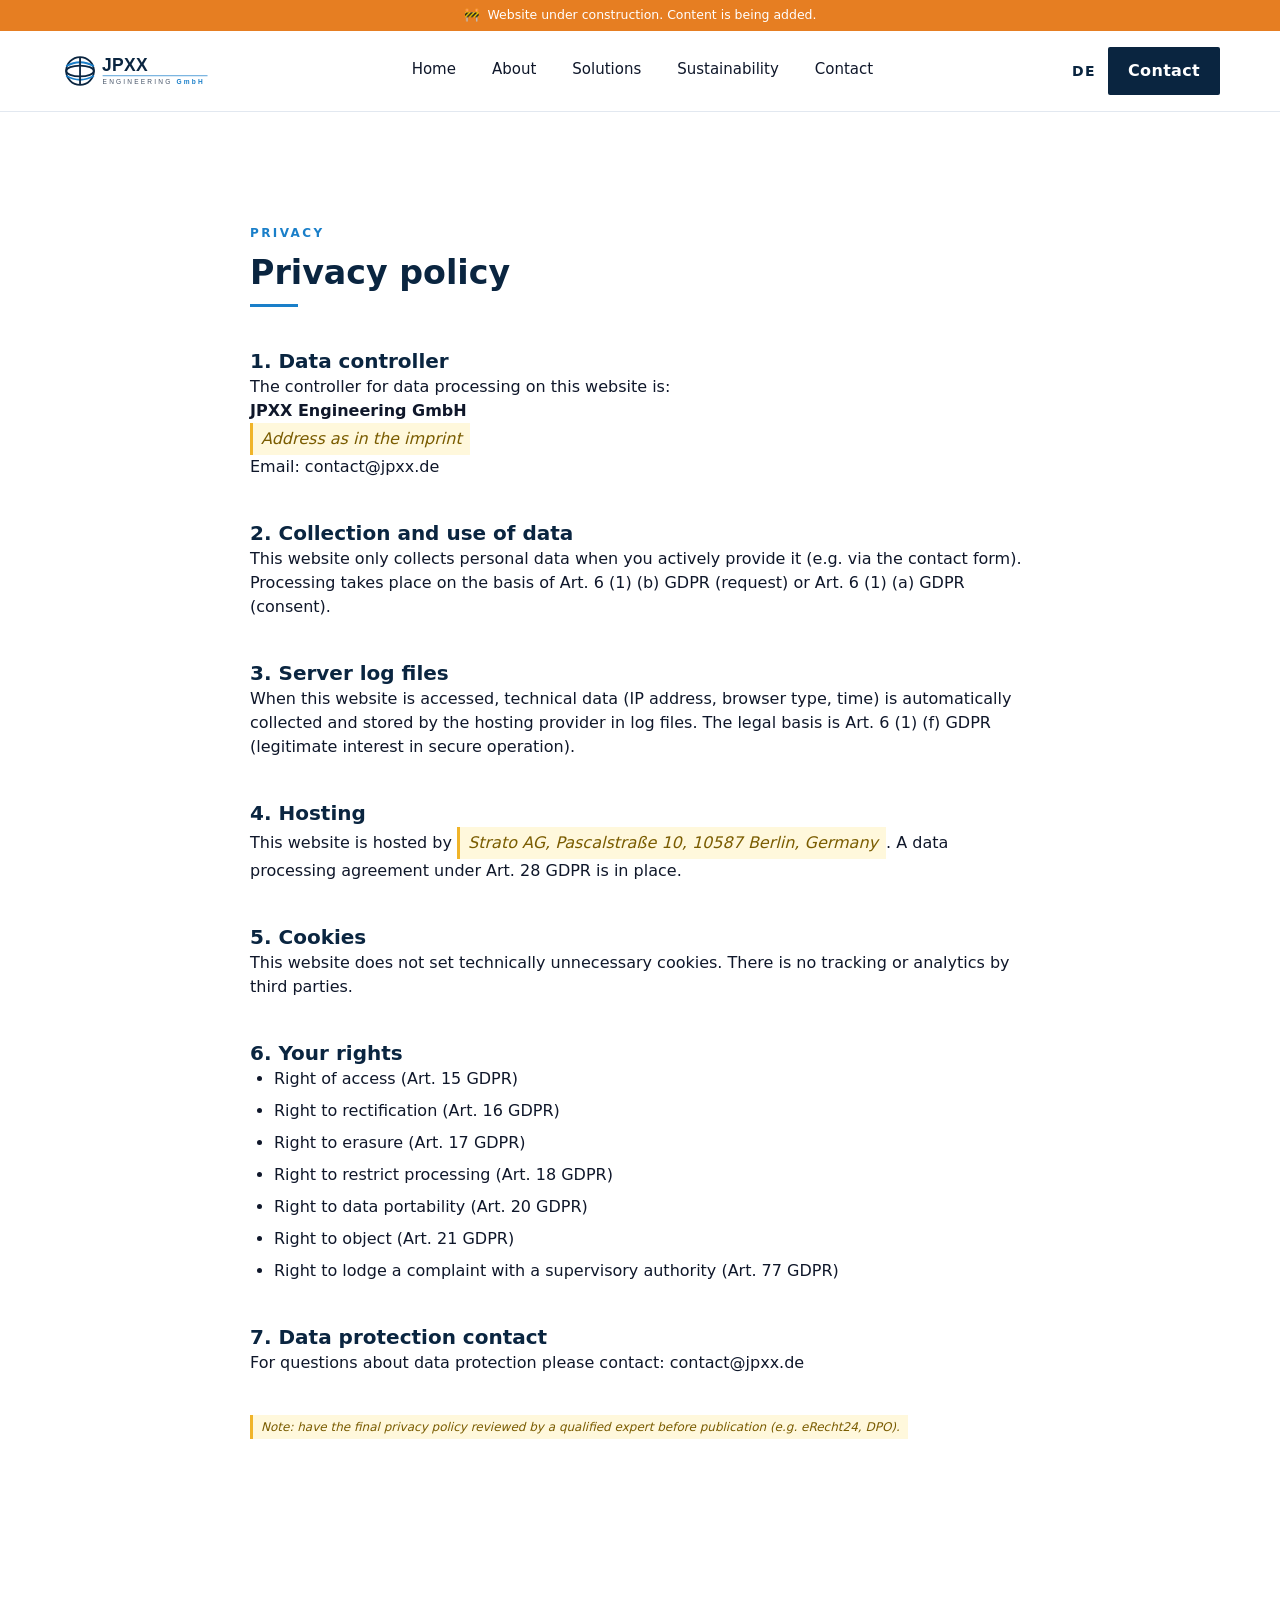
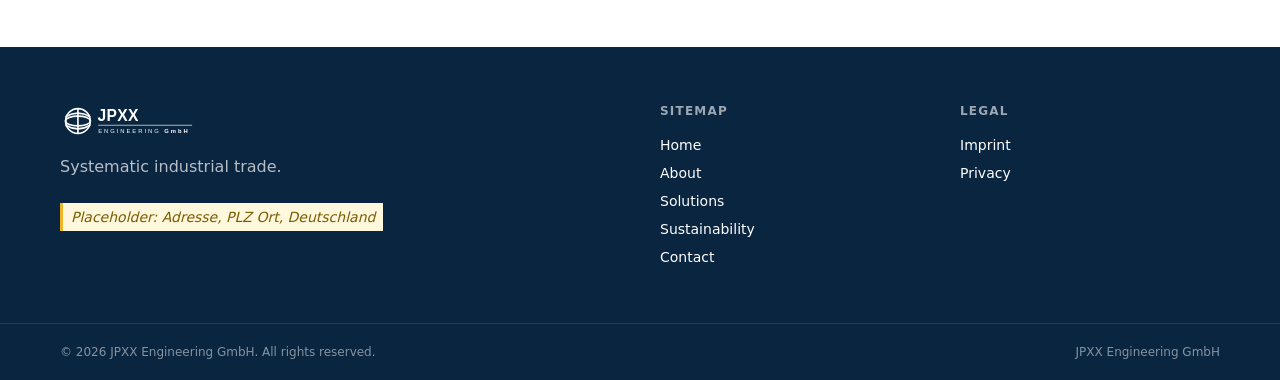
<file: en/privacy/index.html>
<!DOCTYPE html><html lang="en"><head><meta charset="utf-8"><meta name="viewport" content="width=device-width, initial-scale=1"><meta name="generator" content="Astro v7.4.0"><link rel="icon" type="image/svg+xml" href="/favicon.svg"><title>Privacy | JPXX Engineering GmbH</title><meta name="description" content="JPXX Engineering GmbH — International industrial trade, sourcing, logistics and consulting."><link rel="alternate" hreflang="de" href="https://jpxx.de/de/datenschutz"><link rel="alternate" hreflang="en" href="https://jpxx.de/en/privacy"><link rel="alternate" hreflang="x-default" href="https://jpxx.de/de"><meta property="og:title" content="Privacy | JPXX Engineering GmbH"><meta property="og:description" content="JPXX Engineering GmbH — International industrial trade, sourcing, logistics and consulting."><meta property="og:type" content="website"><meta property="og:url" content="https://jpxx.de/en/privacy"><link rel="stylesheet" href="/_astro/Base.Co9QmLV5.css"></head><body><a href="#main" class="sr-only focus:not-sr-only focus:absolute focus:top-2 focus:left-2 focus:z-50 focus:bg-white focus:px-4 focus:py-2 focus:ring">Skip to content</a><header class="fixed top-0 inset-x-0 z-40 bg-white/95 backdrop-blur border-b border-[var(--color-rule)]"><div class="bg-[var(--color-brand-orange)] text-white text-[0.78rem] font-medium"><div class="container-wide py-1.5 flex items-center justify-center gap-2 text-center"><span aria-hidden="true">🚧</span><span>Website under construction. Content is being added.</span></div></div><div class="container-wide flex items-center justify-between h-20"><a href="/en" class="flex items-center" aria-label="JPXX Engineering GmbH"><img src="/logo.svg" alt="JPXX Engineering GmbH" class="h-10 w-auto"></a><nav class="hidden md:flex items-center gap-7" aria-label="Primary"><a href="/en" class="nav-link ">Home</a><a href="/en/about" class="nav-link ">About</a><a href="/en/solutions" class="nav-link ">Solutions</a><a href="/en/sustainability" class="nav-link ">Sustainability</a><a href="/en/contact" class="nav-link ">Contact</a></nav><div class="flex items-center gap-3"><a href="/de/datenschutz" class="text-sm font-semibold uppercase tracking-widest text-[var(--color-brand-navy)] hover:text-[var(--color-brand-blue)]" aria-label="Switch to DE">DE</a><a href="/en/contact" class="btn btn-primary hidden sm:inline-flex">Contact</a></div></div><!-- mobile nav --><nav class="md:hidden border-t border-[var(--color-rule)] overflow-x-auto" aria-label="Mobile primary"><div class="container-wide flex items-center gap-4 py-2"><a href="/en" class="nav-link whitespace-nowrap ">Home</a><a href="/en/about" class="nav-link whitespace-nowrap ">About</a><a href="/en/solutions" class="nav-link whitespace-nowrap ">Solutions</a><a href="/en/sustainability" class="nav-link whitespace-nowrap ">Sustainability</a><a href="/en/contact" class="nav-link whitespace-nowrap ">Contact</a></div></nav></header><main id="main" class="pt-[7rem]"><section class="py-20 md:py-28"><div class="container-narrow"><p class="eyebrow">Privacy</p><h1 class="section-title mt-3">Privacy policy</h1><div class="rule-accent"></div><h2 class="mt-10 text-xl font-semibold text-[var(--color-brand-navy)]">1. Data controller</h2><p>The controller for data processing on this website is:<br><strong>JPXX Engineering GmbH</strong><br><span class="placeholder">Address as in the imprint</span><br>Email: contact@jpxx.de</p><h2 class="mt-10 text-xl font-semibold text-[var(--color-brand-navy)]">2. Collection and use of data</h2><p>This website only collects personal data when you actively provide it (e.g. via the contact form). Processing takes place on the basis of Art. 6 (1) (b) GDPR (request) or Art. 6 (1) (a) GDPR (consent).</p><h2 class="mt-10 text-xl font-semibold text-[var(--color-brand-navy)]">3. Server log files</h2><p>When this website is accessed, technical data (IP address, browser type, time) is automatically collected and stored by the hosting provider in log files. The legal basis is Art. 6 (1) (f) GDPR (legitimate interest in secure operation).</p><h2 class="mt-10 text-xl font-semibold text-[var(--color-brand-navy)]">4. Hosting</h2><p>This website is hosted by <span class="placeholder">Strato AG, Pascalstraße 10, 10587 Berlin, Germany</span>. A data processing agreement under Art. 28 GDPR is in place.</p><h2 class="mt-10 text-xl font-semibold text-[var(--color-brand-navy)]">5. Cookies</h2><p>This website does not set technically unnecessary cookies. There is no tracking or analytics by third parties.</p><h2 class="mt-10 text-xl font-semibold text-[var(--color-brand-navy)]">6. Your rights</h2><ul class="list-disc pl-6 space-y-2"><li>Right of access (Art. 15 GDPR)</li><li>Right to rectification (Art. 16 GDPR)</li><li>Right to erasure (Art. 17 GDPR)</li><li>Right to restrict processing (Art. 18 GDPR)</li><li>Right to data portability (Art. 20 GDPR)</li><li>Right to object (Art. 21 GDPR)</li><li>Right to lodge a complaint with a supervisory authority (Art. 77 GDPR)</li></ul><h2 class="mt-10 text-xl font-semibold text-[var(--color-brand-navy)]">7. Data protection contact</h2><p>For questions about data protection please contact: contact@jpxx.de</p><p class="mt-10 text-xs text-[var(--color-ink-soft)]"><span class="placeholder">Note: have the final privacy policy reviewed by a qualified expert before publication (e.g. eRecht24, DPO).</span></p></div></section></main><footer class="mt-24 bg-[var(--color-brand-navy)] text-white"><div class="container-wide py-14 grid gap-10 md:grid-cols-4"><div class="md:col-span-2"><div class="flex items-center gap-3 mb-4"><img src="/logo.svg" alt="JPXX Engineering GmbH" class="h-9 w-auto brightness-0 invert"></div><p class="text-white/70 max-w-md">Systematic industrial trade.</p><p class="text-white/50 text-sm mt-6"><span class="placeholder">Placeholder: Adresse, PLZ Ort, Deutschland</span></p></div><div><h4 class="font-semibold uppercase tracking-widest text-xs text-white/60 mb-4">Sitemap</h4><ul class="space-y-2 text-sm"><li><a class="hover:text-[var(--color-brand-blue)]" href="/en">Home</a></li><li><a class="hover:text-[var(--color-brand-blue)]" href="/en/about">About</a></li><li><a class="hover:text-[var(--color-brand-blue)]" href="/en/solutions">Solutions</a></li><li><a class="hover:text-[var(--color-brand-blue)]" href="/en/sustainability">Sustainability</a></li><li><a class="hover:text-[var(--color-brand-blue)]" href="/en/contact">Contact</a></li></ul></div><div><h4 class="font-semibold uppercase tracking-widest text-xs text-white/60 mb-4">Legal</h4><ul class="space-y-2 text-sm"><li><a class="hover:text-[var(--color-brand-blue)]" href="/en/imprint">Imprint</a></li><li><a class="hover:text-[var(--color-brand-blue)]" href="/en/privacy">Privacy</a></li></ul></div></div><div class="border-t border-white/10"><div class="container-wide py-5 text-xs text-white/50 flex flex-wrap gap-4 justify-between"><span>© 2026 JPXX Engineering GmbH. All rights reserved.</span><span>JPXX Engineering GmbH</span></div></div></footer></body></html>
</file>
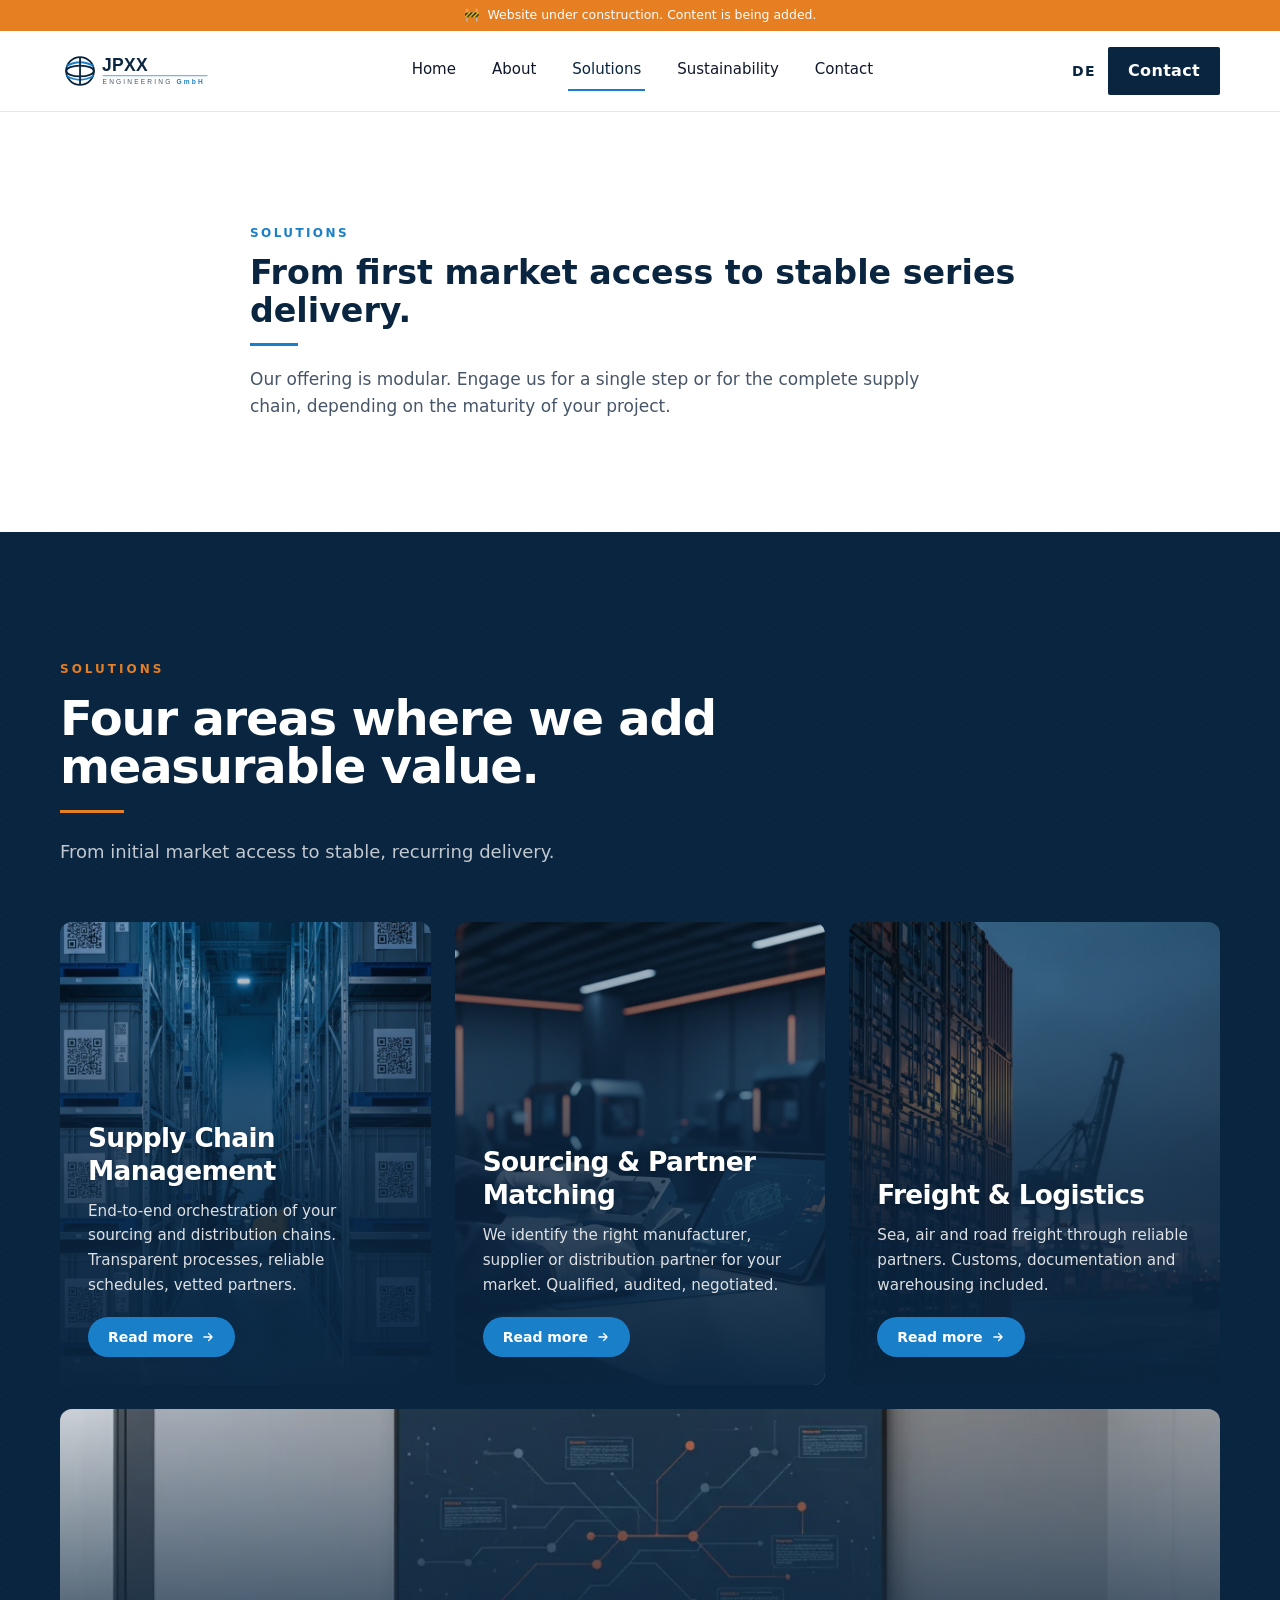
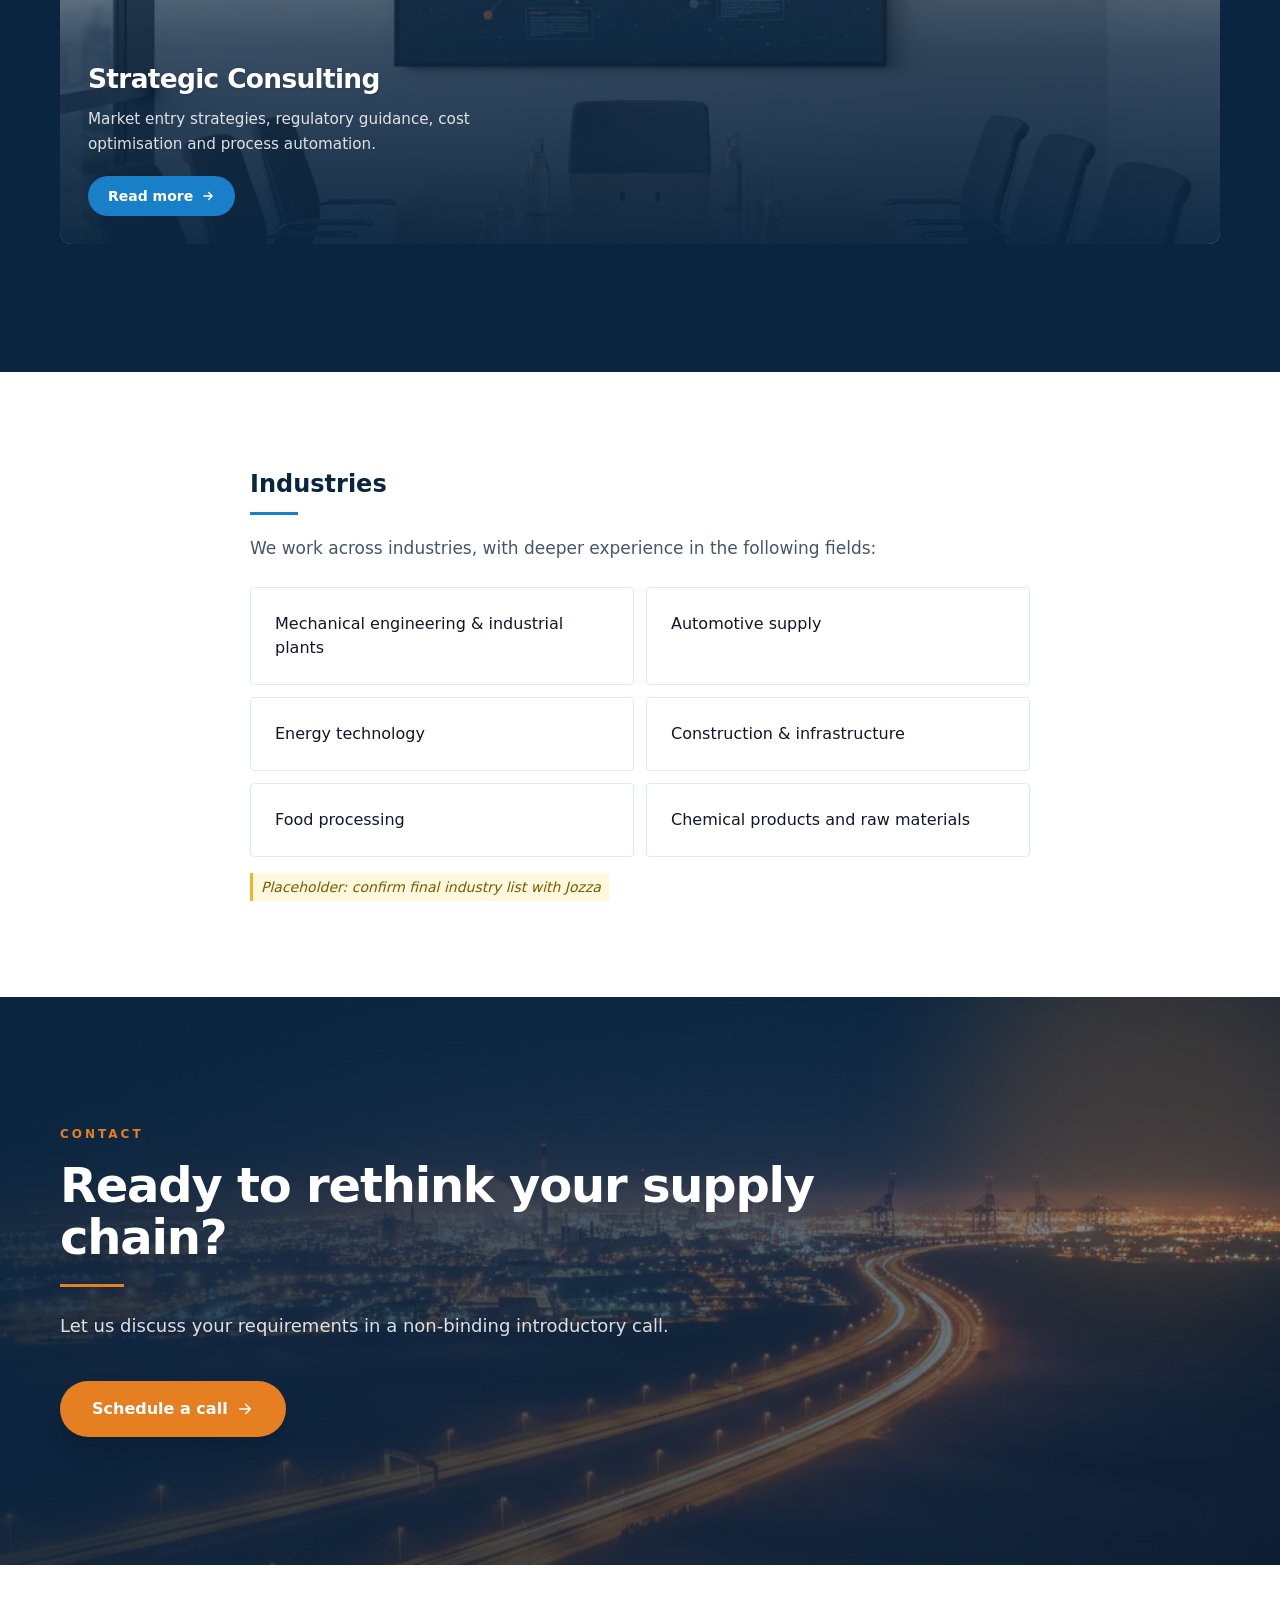
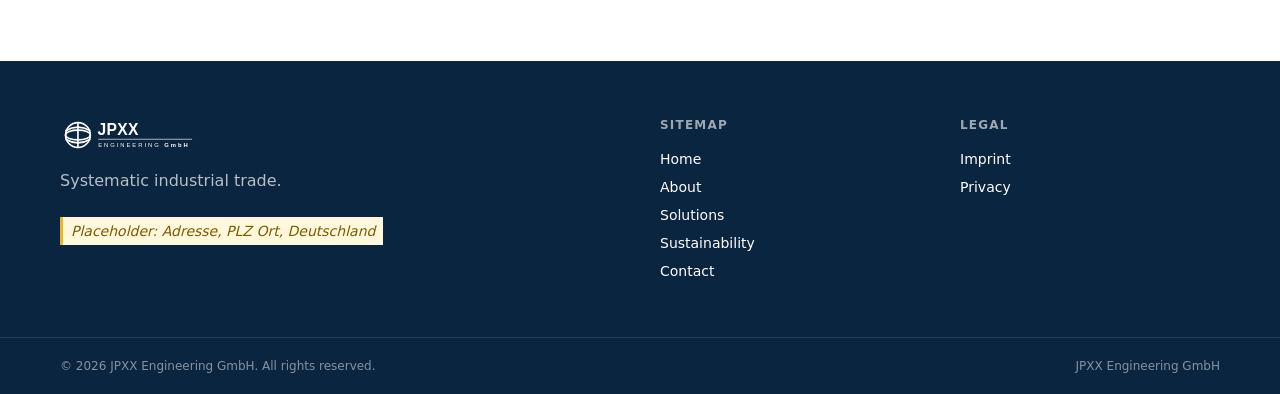
<file: en/solutions/index.html>
<!DOCTYPE html><html lang="en"><head><meta charset="utf-8"><meta name="viewport" content="width=device-width, initial-scale=1"><meta name="generator" content="Astro v7.4.0"><link rel="icon" type="image/svg+xml" href="/favicon.svg"><title>Solutions | JPXX Engineering GmbH</title><meta name="description" content="JPXX Engineering GmbH — International industrial trade, sourcing, logistics and consulting."><link rel="alternate" hreflang="de" href="https://jpxx.de/de/loesungen"><link rel="alternate" hreflang="en" href="https://jpxx.de/en/solutions"><link rel="alternate" hreflang="x-default" href="https://jpxx.de/de"><meta property="og:title" content="Solutions | JPXX Engineering GmbH"><meta property="og:description" content="JPXX Engineering GmbH — International industrial trade, sourcing, logistics and consulting."><meta property="og:type" content="website"><meta property="og:url" content="https://jpxx.de/en/solutions"><link rel="stylesheet" href="/_astro/Base.Co9QmLV5.css"></head><body><a href="#main" class="sr-only focus:not-sr-only focus:absolute focus:top-2 focus:left-2 focus:z-50 focus:bg-white focus:px-4 focus:py-2 focus:ring">Skip to content</a><header class="fixed top-0 inset-x-0 z-40 bg-white/95 backdrop-blur border-b border-[var(--color-rule)]"><div class="bg-[var(--color-brand-orange)] text-white text-[0.78rem] font-medium"><div class="container-wide py-1.5 flex items-center justify-center gap-2 text-center"><span aria-hidden="true">🚧</span><span>Website under construction. Content is being added.</span></div></div><div class="container-wide flex items-center justify-between h-20"><a href="/en" class="flex items-center" aria-label="JPXX Engineering GmbH"><img src="/logo.svg" alt="JPXX Engineering GmbH" class="h-10 w-auto"></a><nav class="hidden md:flex items-center gap-7" aria-label="Primary"><a href="/en" class="nav-link ">Home</a><a href="/en/about" class="nav-link ">About</a><a href="/en/solutions" class="nav-link is-active">Solutions</a><a href="/en/sustainability" class="nav-link ">Sustainability</a><a href="/en/contact" class="nav-link ">Contact</a></nav><div class="flex items-center gap-3"><a href="/de/loesungen" class="text-sm font-semibold uppercase tracking-widest text-[var(--color-brand-navy)] hover:text-[var(--color-brand-blue)]" aria-label="Switch to DE">DE</a><a href="/en/contact" class="btn btn-primary hidden sm:inline-flex">Contact</a></div></div><!-- mobile nav --><nav class="md:hidden border-t border-[var(--color-rule)] overflow-x-auto" aria-label="Mobile primary"><div class="container-wide flex items-center gap-4 py-2"><a href="/en" class="nav-link whitespace-nowrap ">Home</a><a href="/en/about" class="nav-link whitespace-nowrap ">About</a><a href="/en/solutions" class="nav-link whitespace-nowrap is-active">Solutions</a><a href="/en/sustainability" class="nav-link whitespace-nowrap ">Sustainability</a><a href="/en/contact" class="nav-link whitespace-nowrap ">Contact</a></div></nav></header><main id="main" class="pt-[7rem]"><section class="py-20 md:py-28"><div class="container-narrow"><p class="eyebrow">Solutions</p><h1 class="section-title mt-3">From first market access to stable series delivery.</h1><div class="rule-accent"></div><p class="section-lead">Our offering is modular. Engage us for a single step or for the complete supply chain, depending on the maturity of your project.</p></div></section><section class="py-24 md:py-32 bg-[var(--color-brand-navy)] text-white relative overflow-hidden"><!-- subtle diagonal highlight --><div class="absolute inset-0 opacity-[0.05]" aria-hidden="true" style="background-image: linear-gradient(135deg, white 1px, transparent 1px); background-size: 48px 48px;"></div><div class="container-wide relative"><p class="eyebrow-orange">Solutions</p><h2 class="font-display mt-4 text-3xl md:text-5xl font-bold tracking-tight max-w-3xl">Four areas where we add measurable value.</h2><div class="mt-5 h-[3px] w-16 bg-[var(--color-brand-orange)]"></div><p class="mt-6 text-white/75 text-lg max-w-2xl leading-relaxed">From initial market access to stable, recurring delivery.</p><div class="mt-14 grid gap-6 sm:grid-cols-2 lg:grid-cols-3 xl:grid-cols-3"><article class="group relative overflow-hidden rounded-xl aspect-[4/5] isolate transition-transform hover:-translate-y-1 "><img src="/img/solutions-supply.webp" alt="" loading="lazy" class="absolute inset-0 w-full h-full object-cover transition-transform duration-700 group-hover:scale-110"><!-- navy gradient overlay --><div class="absolute inset-0 bg-[linear-gradient(180deg,rgba(10,37,64,0.15)_0%,rgba(10,37,64,0.75)_55%,rgba(10,37,64,0.95)_100%)]" aria-hidden="true"></div><div class="absolute inset-0 p-7 flex flex-col justify-end"><h3 class="font-display text-2xl md:text-[1.65rem] font-bold leading-tight tracking-tight drop-shadow">Supply Chain Management</h3><p class="mt-3 text-white/85 text-[0.95rem] leading-relaxed max-w-md">End-to-end orchestration of your sourcing and distribution chains. Transparent processes, reliable schedules, vetted partners.</p><a href="/en/solutions" class="mt-5 inline-flex self-start items-center gap-2 rounded-full bg-[var(--color-brand-blue)] hover:bg-[#166cae] text-white text-sm font-semibold px-5 py-2.5 transition">Read more<svg width="14" height="14" viewBox="0 0 24 24" fill="none"><path d="M5 12h14M13 6l6 6-6 6" stroke="currentColor" stroke-width="2.2" stroke-linecap="round" stroke-linejoin="round"></path></svg></a></div></article><article class="group relative overflow-hidden rounded-xl aspect-[4/5] isolate transition-transform hover:-translate-y-1 "><img src="/img/solutions-sourcing.webp" alt="" loading="lazy" class="absolute inset-0 w-full h-full object-cover transition-transform duration-700 group-hover:scale-110"><!-- navy gradient overlay --><div class="absolute inset-0 bg-[linear-gradient(180deg,rgba(10,37,64,0.15)_0%,rgba(10,37,64,0.75)_55%,rgba(10,37,64,0.95)_100%)]" aria-hidden="true"></div><div class="absolute inset-0 p-7 flex flex-col justify-end"><h3 class="font-display text-2xl md:text-[1.65rem] font-bold leading-tight tracking-tight drop-shadow">Sourcing &amp; Partner Matching</h3><p class="mt-3 text-white/85 text-[0.95rem] leading-relaxed max-w-md">We identify the right manufacturer, supplier or distribution partner for your market. Qualified, audited, negotiated.</p><a href="/en/solutions" class="mt-5 inline-flex self-start items-center gap-2 rounded-full bg-[var(--color-brand-blue)] hover:bg-[#166cae] text-white text-sm font-semibold px-5 py-2.5 transition">Read more<svg width="14" height="14" viewBox="0 0 24 24" fill="none"><path d="M5 12h14M13 6l6 6-6 6" stroke="currentColor" stroke-width="2.2" stroke-linecap="round" stroke-linejoin="round"></path></svg></a></div></article><article class="group relative overflow-hidden rounded-xl aspect-[4/5] isolate transition-transform hover:-translate-y-1 "><img src="/img/solutions-logistics.webp" alt="" loading="lazy" class="absolute inset-0 w-full h-full object-cover transition-transform duration-700 group-hover:scale-110"><!-- navy gradient overlay --><div class="absolute inset-0 bg-[linear-gradient(180deg,rgba(10,37,64,0.15)_0%,rgba(10,37,64,0.75)_55%,rgba(10,37,64,0.95)_100%)]" aria-hidden="true"></div><div class="absolute inset-0 p-7 flex flex-col justify-end"><h3 class="font-display text-2xl md:text-[1.65rem] font-bold leading-tight tracking-tight drop-shadow">Freight &amp; Logistics</h3><p class="mt-3 text-white/85 text-[0.95rem] leading-relaxed max-w-md">Sea, air and road freight through reliable partners. Customs, documentation and warehousing included.</p><a href="/en/solutions" class="mt-5 inline-flex self-start items-center gap-2 rounded-full bg-[var(--color-brand-blue)] hover:bg-[#166cae] text-white text-sm font-semibold px-5 py-2.5 transition">Read more<svg width="14" height="14" viewBox="0 0 24 24" fill="none"><path d="M5 12h14M13 6l6 6-6 6" stroke="currentColor" stroke-width="2.2" stroke-linecap="round" stroke-linejoin="round"></path></svg></a></div></article><article class="group relative overflow-hidden rounded-xl aspect-[4/5] isolate transition-transform hover:-translate-y-1 lg:col-span-3 lg:aspect-[16/6]"><img src="/img/solutions-consulting.webp" alt="" loading="lazy" class="absolute inset-0 w-full h-full object-cover transition-transform duration-700 group-hover:scale-110"><!-- navy gradient overlay --><div class="absolute inset-0 bg-[linear-gradient(180deg,rgba(10,37,64,0.15)_0%,rgba(10,37,64,0.75)_55%,rgba(10,37,64,0.95)_100%)]" aria-hidden="true"></div><div class="absolute inset-0 p-7 flex flex-col justify-end"><h3 class="font-display text-2xl md:text-[1.65rem] font-bold leading-tight tracking-tight drop-shadow">Strategic Consulting</h3><p class="mt-3 text-white/85 text-[0.95rem] leading-relaxed max-w-md">Market entry strategies, regulatory guidance, cost optimisation and process automation.</p><a href="/en/solutions" class="mt-5 inline-flex self-start items-center gap-2 rounded-full bg-[var(--color-brand-blue)] hover:bg-[#166cae] text-white text-sm font-semibold px-5 py-2.5 transition">Read more<svg width="14" height="14" viewBox="0 0 24 24" fill="none"><path d="M5 12h14M13 6l6 6-6 6" stroke="currentColor" stroke-width="2.2" stroke-linecap="round" stroke-linejoin="round"></path></svg></a></div></article></div></div></section><section class="py-20 md:py-24"><div class="container-narrow"><h2 class="text-2xl font-semibold text-[var(--color-brand-navy)]">Industries</h2><div class="rule-accent"></div><p class="section-lead">We work across industries, with deeper experience in the following fields:</p><ul class="grid sm:grid-cols-2 gap-3 mt-6"><li class="card">Mechanical engineering & industrial plants</li><li class="card">Automotive supply</li><li class="card">Energy technology</li><li class="card">Construction & infrastructure</li><li class="card">Food processing</li><li class="card">Chemical products and raw materials</li></ul><p class="mt-4 text-sm text-[var(--color-ink-soft)]"><span class="placeholder">Placeholder: confirm final industry list with Jozza</span></p></div></section><section class="relative overflow-hidden text-white"><img src="/img/cta-banner.webp" alt="" loading="lazy" class="absolute inset-0 w-full h-full object-cover"><div class="absolute inset-0 bg-[linear-gradient(90deg,rgba(10,37,64,0.9)_0%,rgba(10,37,64,0.65)_70%,rgba(10,37,64,0.4)_100%)]" aria-hidden="true"></div><div class="absolute -top-20 -right-20 w-[400px] h-[400px] rounded-full bg-[var(--color-brand-orange)] opacity-20 blur-3xl" aria-hidden="true"></div><div class="container-wide relative py-24 md:py-32"><div class="max-w-3xl"><p class="eyebrow-orange">Contact</p><h2 class="font-display mt-4 text-3xl md:text-5xl font-bold tracking-tight leading-[1.1]">Ready to rethink your supply chain?</h2><div class="mt-5 h-[3px] w-16 bg-[var(--color-brand-orange)]"></div><p class="mt-6 text-white/85 text-lg leading-relaxed max-w-2xl">Let us discuss your requirements in a non-binding introductory call.</p><a href="/en/contact" class="mt-10 inline-flex items-center gap-2 rounded-full bg-[var(--color-brand-orange)] hover:bg-[#d26812] text-white px-8 py-4 font-semibold text-base shadow-xl shadow-[var(--color-brand-orange)]/30 transition">Schedule a call<svg width="18" height="18" viewBox="0 0 24 24" fill="none"><path d="M5 12h14M13 6l6 6-6 6" stroke="currentColor" stroke-width="2.2" stroke-linecap="round" stroke-linejoin="round"></path></svg></a></div></div></section></main><footer class="mt-24 bg-[var(--color-brand-navy)] text-white"><div class="container-wide py-14 grid gap-10 md:grid-cols-4"><div class="md:col-span-2"><div class="flex items-center gap-3 mb-4"><img src="/logo.svg" alt="JPXX Engineering GmbH" class="h-9 w-auto brightness-0 invert"></div><p class="text-white/70 max-w-md">Systematic industrial trade.</p><p class="text-white/50 text-sm mt-6"><span class="placeholder">Placeholder: Adresse, PLZ Ort, Deutschland</span></p></div><div><h4 class="font-semibold uppercase tracking-widest text-xs text-white/60 mb-4">Sitemap</h4><ul class="space-y-2 text-sm"><li><a class="hover:text-[var(--color-brand-blue)]" href="/en">Home</a></li><li><a class="hover:text-[var(--color-brand-blue)]" href="/en/about">About</a></li><li><a class="hover:text-[var(--color-brand-blue)]" href="/en/solutions">Solutions</a></li><li><a class="hover:text-[var(--color-brand-blue)]" href="/en/sustainability">Sustainability</a></li><li><a class="hover:text-[var(--color-brand-blue)]" href="/en/contact">Contact</a></li></ul></div><div><h4 class="font-semibold uppercase tracking-widest text-xs text-white/60 mb-4">Legal</h4><ul class="space-y-2 text-sm"><li><a class="hover:text-[var(--color-brand-blue)]" href="/en/imprint">Imprint</a></li><li><a class="hover:text-[var(--color-brand-blue)]" href="/en/privacy">Privacy</a></li></ul></div></div><div class="border-t border-white/10"><div class="container-wide py-5 text-xs text-white/50 flex flex-wrap gap-4 justify-between"><span>© 2026 JPXX Engineering GmbH. All rights reserved.</span><span>JPXX Engineering GmbH</span></div></div></footer></body></html>
</file>
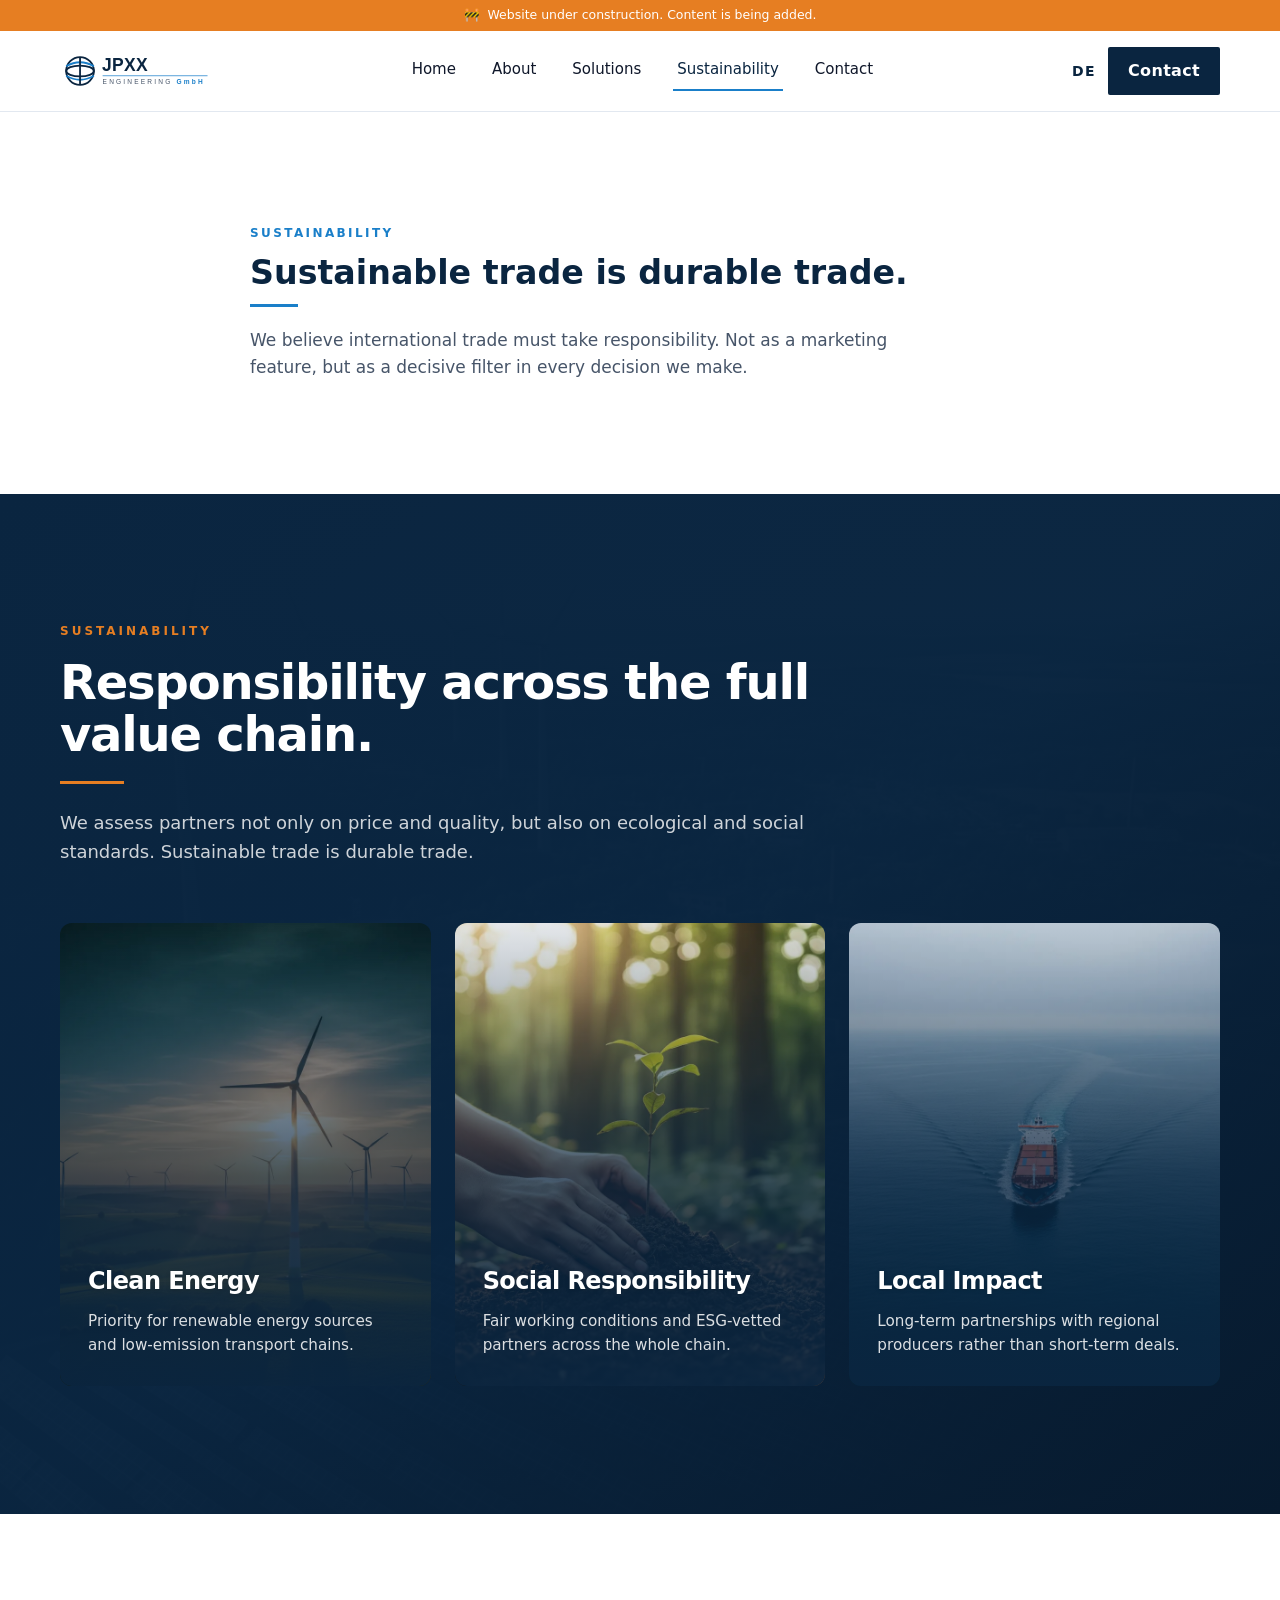
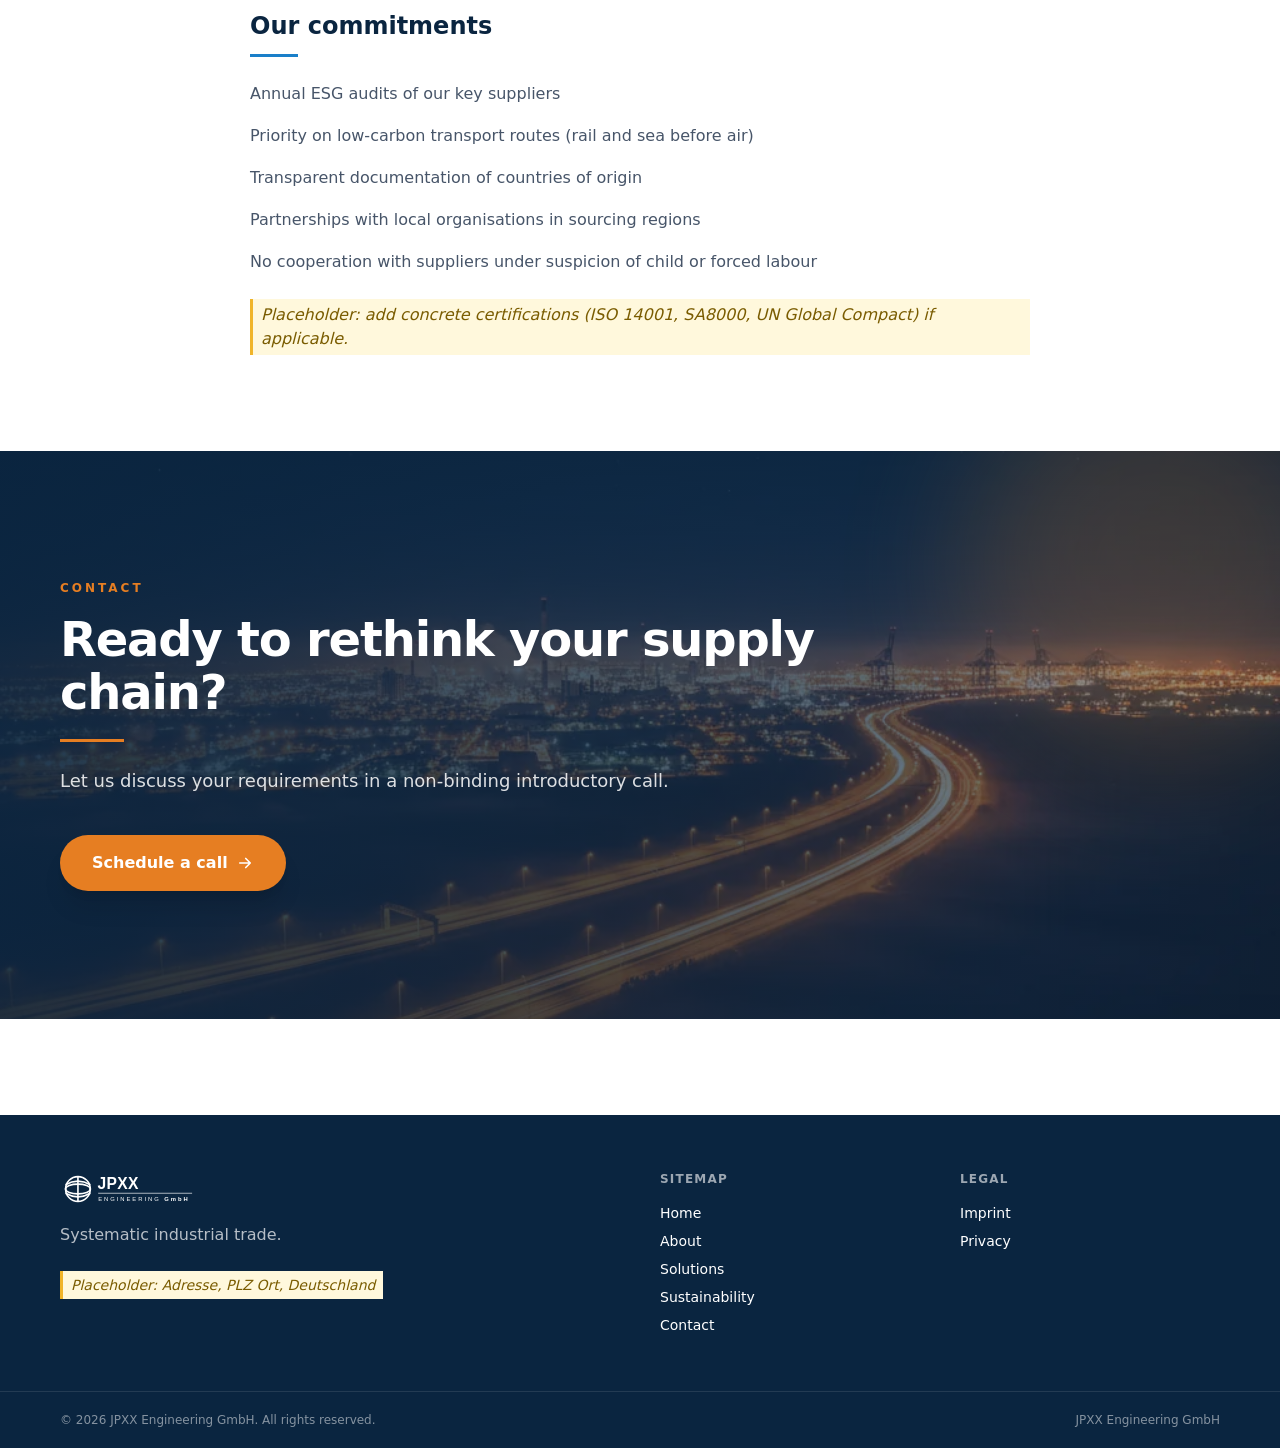
<file: en/sustainability/index.html>
<!DOCTYPE html><html lang="en"><head><meta charset="utf-8"><meta name="viewport" content="width=device-width, initial-scale=1"><meta name="generator" content="Astro v7.4.0"><link rel="icon" type="image/svg+xml" href="/favicon.svg"><title>Sustainability | JPXX Engineering GmbH</title><meta name="description" content="JPXX Engineering GmbH — International industrial trade, sourcing, logistics and consulting."><link rel="alternate" hreflang="de" href="https://jpxx.de/de/nachhaltigkeit"><link rel="alternate" hreflang="en" href="https://jpxx.de/en/sustainability"><link rel="alternate" hreflang="x-default" href="https://jpxx.de/de"><meta property="og:title" content="Sustainability | JPXX Engineering GmbH"><meta property="og:description" content="JPXX Engineering GmbH — International industrial trade, sourcing, logistics and consulting."><meta property="og:type" content="website"><meta property="og:url" content="https://jpxx.de/en/sustainability"><link rel="stylesheet" href="/_astro/Base.Co9QmLV5.css"></head><body><a href="#main" class="sr-only focus:not-sr-only focus:absolute focus:top-2 focus:left-2 focus:z-50 focus:bg-white focus:px-4 focus:py-2 focus:ring">Skip to content</a><header class="fixed top-0 inset-x-0 z-40 bg-white/95 backdrop-blur border-b border-[var(--color-rule)]"><div class="bg-[var(--color-brand-orange)] text-white text-[0.78rem] font-medium"><div class="container-wide py-1.5 flex items-center justify-center gap-2 text-center"><span aria-hidden="true">🚧</span><span>Website under construction. Content is being added.</span></div></div><div class="container-wide flex items-center justify-between h-20"><a href="/en" class="flex items-center" aria-label="JPXX Engineering GmbH"><img src="/logo.svg" alt="JPXX Engineering GmbH" class="h-10 w-auto"></a><nav class="hidden md:flex items-center gap-7" aria-label="Primary"><a href="/en" class="nav-link ">Home</a><a href="/en/about" class="nav-link ">About</a><a href="/en/solutions" class="nav-link ">Solutions</a><a href="/en/sustainability" class="nav-link is-active">Sustainability</a><a href="/en/contact" class="nav-link ">Contact</a></nav><div class="flex items-center gap-3"><a href="/de/nachhaltigkeit" class="text-sm font-semibold uppercase tracking-widest text-[var(--color-brand-navy)] hover:text-[var(--color-brand-blue)]" aria-label="Switch to DE">DE</a><a href="/en/contact" class="btn btn-primary hidden sm:inline-flex">Contact</a></div></div><!-- mobile nav --><nav class="md:hidden border-t border-[var(--color-rule)] overflow-x-auto" aria-label="Mobile primary"><div class="container-wide flex items-center gap-4 py-2"><a href="/en" class="nav-link whitespace-nowrap ">Home</a><a href="/en/about" class="nav-link whitespace-nowrap ">About</a><a href="/en/solutions" class="nav-link whitespace-nowrap ">Solutions</a><a href="/en/sustainability" class="nav-link whitespace-nowrap is-active">Sustainability</a><a href="/en/contact" class="nav-link whitespace-nowrap ">Contact</a></div></nav></header><main id="main" class="pt-[7rem]"><section class="py-20 md:py-28"><div class="container-narrow"><p class="eyebrow">Sustainability</p><h1 class="section-title mt-3">Sustainable trade is durable trade.</h1><div class="rule-accent"></div><p class="section-lead">We believe international trade must take responsibility. Not as a marketing feature, but as a decisive filter in every decision we make.</p></div></section><section class="relative py-24 md:py-32 bg-[var(--color-brand-navy)] text-white overflow-hidden"><img src="/img/sustain-bg.webp" alt="" loading="lazy" class="absolute inset-0 w-full h-full object-cover opacity-15" aria-hidden="true"><div class="absolute inset-0 bg-gradient-to-br from-[var(--color-brand-navy)] via-[var(--color-brand-navy)]/90 to-[#071a2e]" aria-hidden="true"></div><div class="container-wide relative"><div class="max-w-3xl"><p class="eyebrow-orange">Sustainability</p><h2 class="font-display mt-4 text-3xl md:text-5xl font-bold tracking-tight leading-[1.1]">Responsibility across the full value chain.</h2><div class="mt-5 h-[3px] w-16 bg-[var(--color-brand-orange)]"></div><p class="mt-6 text-white/80 text-lg leading-relaxed">We assess partners not only on price and quality, but also on ecological and social standards. Sustainable trade is durable trade.</p></div><div class="mt-14 grid gap-6 md:grid-cols-3"><article class="group relative aspect-[4/5] overflow-hidden rounded-xl isolate transition-transform hover:-translate-y-1"><img src="/img/sustain-card-1.webp" alt="" loading="lazy" class="absolute inset-0 w-full h-full object-cover transition-transform duration-700 group-hover:scale-110"><div class="absolute inset-0 bg-[linear-gradient(180deg,rgba(10,37,64,0.1)_0%,rgba(10,37,64,0.75)_55%,rgba(10,37,64,0.95)_100%)]" aria-hidden="true"></div><div class="absolute inset-0 p-7 flex flex-col justify-end"><h3 class="font-display text-2xl font-bold tracking-tight drop-shadow">Clean Energy</h3><p class="mt-3 text-white/85 text-[0.95rem] leading-relaxed">Priority for renewable energy sources and low-emission transport chains.</p></div></article><article class="group relative aspect-[4/5] overflow-hidden rounded-xl isolate transition-transform hover:-translate-y-1"><img src="/img/sustain-card-2.webp" alt="" loading="lazy" class="absolute inset-0 w-full h-full object-cover transition-transform duration-700 group-hover:scale-110"><div class="absolute inset-0 bg-[linear-gradient(180deg,rgba(10,37,64,0.1)_0%,rgba(10,37,64,0.75)_55%,rgba(10,37,64,0.95)_100%)]" aria-hidden="true"></div><div class="absolute inset-0 p-7 flex flex-col justify-end"><h3 class="font-display text-2xl font-bold tracking-tight drop-shadow">Social Responsibility</h3><p class="mt-3 text-white/85 text-[0.95rem] leading-relaxed">Fair working conditions and ESG-vetted partners across the whole chain.</p></div></article><article class="group relative aspect-[4/5] overflow-hidden rounded-xl isolate transition-transform hover:-translate-y-1"><img src="/img/sustain-card-3.webp" alt="" loading="lazy" class="absolute inset-0 w-full h-full object-cover transition-transform duration-700 group-hover:scale-110"><div class="absolute inset-0 bg-[linear-gradient(180deg,rgba(10,37,64,0.1)_0%,rgba(10,37,64,0.75)_55%,rgba(10,37,64,0.95)_100%)]" aria-hidden="true"></div><div class="absolute inset-0 p-7 flex flex-col justify-end"><h3 class="font-display text-2xl font-bold tracking-tight drop-shadow">Local Impact</h3><p class="mt-3 text-white/85 text-[0.95rem] leading-relaxed">Long-term partnerships with regional producers rather than short-term deals.</p></div></article></div></div></section><section class="py-20 md:py-24"><div class="container-narrow"><h2 class="text-2xl font-semibold text-[var(--color-brand-navy)]">Our commitments</h2><div class="rule-accent"></div><ul class="space-y-4 text-[var(--color-ink-soft)] leading-relaxed mt-6"><li>Annual ESG audits of our key suppliers</li><li>Priority on low-carbon transport routes (rail and sea before air)</li><li>Transparent documentation of countries of origin</li><li>Partnerships with local organisations in sourcing regions</li><li>No cooperation with suppliers under suspicion of child or forced labour</li></ul><p class="mt-6"><span class="placeholder">Placeholder: add concrete certifications (ISO 14001, SA8000, UN Global Compact) if applicable.</span></p></div></section><section class="relative overflow-hidden text-white"><img src="/img/cta-banner.webp" alt="" loading="lazy" class="absolute inset-0 w-full h-full object-cover"><div class="absolute inset-0 bg-[linear-gradient(90deg,rgba(10,37,64,0.9)_0%,rgba(10,37,64,0.65)_70%,rgba(10,37,64,0.4)_100%)]" aria-hidden="true"></div><div class="absolute -top-20 -right-20 w-[400px] h-[400px] rounded-full bg-[var(--color-brand-orange)] opacity-20 blur-3xl" aria-hidden="true"></div><div class="container-wide relative py-24 md:py-32"><div class="max-w-3xl"><p class="eyebrow-orange">Contact</p><h2 class="font-display mt-4 text-3xl md:text-5xl font-bold tracking-tight leading-[1.1]">Ready to rethink your supply chain?</h2><div class="mt-5 h-[3px] w-16 bg-[var(--color-brand-orange)]"></div><p class="mt-6 text-white/85 text-lg leading-relaxed max-w-2xl">Let us discuss your requirements in a non-binding introductory call.</p><a href="/en/contact" class="mt-10 inline-flex items-center gap-2 rounded-full bg-[var(--color-brand-orange)] hover:bg-[#d26812] text-white px-8 py-4 font-semibold text-base shadow-xl shadow-[var(--color-brand-orange)]/30 transition">Schedule a call<svg width="18" height="18" viewBox="0 0 24 24" fill="none"><path d="M5 12h14M13 6l6 6-6 6" stroke="currentColor" stroke-width="2.2" stroke-linecap="round" stroke-linejoin="round"></path></svg></a></div></div></section></main><footer class="mt-24 bg-[var(--color-brand-navy)] text-white"><div class="container-wide py-14 grid gap-10 md:grid-cols-4"><div class="md:col-span-2"><div class="flex items-center gap-3 mb-4"><img src="/logo.svg" alt="JPXX Engineering GmbH" class="h-9 w-auto brightness-0 invert"></div><p class="text-white/70 max-w-md">Systematic industrial trade.</p><p class="text-white/50 text-sm mt-6"><span class="placeholder">Placeholder: Adresse, PLZ Ort, Deutschland</span></p></div><div><h4 class="font-semibold uppercase tracking-widest text-xs text-white/60 mb-4">Sitemap</h4><ul class="space-y-2 text-sm"><li><a class="hover:text-[var(--color-brand-blue)]" href="/en">Home</a></li><li><a class="hover:text-[var(--color-brand-blue)]" href="/en/about">About</a></li><li><a class="hover:text-[var(--color-brand-blue)]" href="/en/solutions">Solutions</a></li><li><a class="hover:text-[var(--color-brand-blue)]" href="/en/sustainability">Sustainability</a></li><li><a class="hover:text-[var(--color-brand-blue)]" href="/en/contact">Contact</a></li></ul></div><div><h4 class="font-semibold uppercase tracking-widest text-xs text-white/60 mb-4">Legal</h4><ul class="space-y-2 text-sm"><li><a class="hover:text-[var(--color-brand-blue)]" href="/en/imprint">Imprint</a></li><li><a class="hover:text-[var(--color-brand-blue)]" href="/en/privacy">Privacy</a></li></ul></div></div><div class="border-t border-white/10"><div class="container-wide py-5 text-xs text-white/50 flex flex-wrap gap-4 justify-between"><span>© 2026 JPXX Engineering GmbH. All rights reserved.</span><span>JPXX Engineering GmbH</span></div></div></footer></body></html>
</file>
<file: _astro/Base.Co9QmLV5.css>
/*! tailwindcss v4.3.3 | MIT License | https://tailwindcss.com */
@layer properties{@supports (((-webkit-hyphens:none)) and (not (margin-trim:inline))) or ((-moz-orient:inline) and (not (color:rgb(from red r g b)))){*,:before,:after,::backdrop{--tw-translate-x:0;--tw-translate-y:0;--tw-translate-z:0;--tw-rotate-x:initial;--tw-rotate-y:initial;--tw-rotate-z:initial;--tw-skew-x:initial;--tw-skew-y:initial;--tw-space-y-reverse:0;--tw-border-style:solid;--tw-gradient-position:initial;--tw-gradient-from:#0000;--tw-gradient-via:#0000;--tw-gradient-to:#0000;--tw-gradient-stops:initial;--tw-gradient-via-stops:initial;--tw-gradient-from-position:0%;--tw-gradient-via-position:50%;--tw-gradient-to-position:100%;--tw-leading:initial;--tw-font-weight:initial;--tw-tracking:initial;--tw-shadow:0 0 #0000;--tw-shadow-color:initial;--tw-shadow-alpha:100%;--tw-inset-shadow:0 0 #0000;--tw-inset-shadow-color:initial;--tw-inset-shadow-alpha:100%;--tw-ring-color:initial;--tw-ring-shadow:0 0 #0000;--tw-inset-ring-color:initial;--tw-inset-ring-shadow:0 0 #0000;--tw-ring-inset:initial;--tw-ring-offset-width:0px;--tw-ring-offset-color:#fff;--tw-ring-offset-shadow:0 0 #0000;--tw-blur:initial;--tw-brightness:initial;--tw-contrast:initial;--tw-grayscale:initial;--tw-hue-rotate:initial;--tw-invert:initial;--tw-opacity:initial;--tw-saturate:initial;--tw-sepia:initial;--tw-drop-shadow:initial;--tw-drop-shadow-color:initial;--tw-drop-shadow-alpha:100%;--tw-drop-shadow-size:initial;--tw-backdrop-blur:initial;--tw-backdrop-brightness:initial;--tw-backdrop-contrast:initial;--tw-backdrop-grayscale:initial;--tw-backdrop-hue-rotate:initial;--tw-backdrop-invert:initial;--tw-backdrop-opacity:initial;--tw-backdrop-saturate:initial;--tw-backdrop-sepia:initial;--tw-duration:initial;--tw-scale-x:1;--tw-scale-y:1;--tw-scale-z:1}}}@layer theme{:root,:host{--font-sans:ui-sans-serif, system-ui, "Helvetica Neue", Arial, sans-serif;--font-mono:ui-monospace, SFMono-Regular, Menlo, Monaco, Consolas, "Liberation Mono", "Courier New", monospace;--color-black:#000;--color-white:#fff;--spacing:.25rem;--container-md:28rem;--container-2xl:42rem;--container-3xl:48rem;--text-xs:.75rem;--text-xs--line-height:calc(1 / .75);--text-sm:.875rem;--text-sm--line-height:calc(1.25 / .875);--text-base:1rem;--text-base--line-height:calc(1.5 / 1);--text-lg:1.125rem;--text-lg--line-height:calc(1.75 / 1.125);--text-xl:1.25rem;--text-xl--line-height:calc(1.75 / 1.25);--text-2xl:1.5rem;--text-2xl--line-height:calc(2 / 1.5);--text-3xl:1.875rem;--text-3xl--line-height:calc(2.25 / 1.875);--text-4xl:2.25rem;--text-4xl--line-height:calc(2.5 / 2.25);--text-5xl:3rem;--text-5xl--line-height:1;--text-6xl:3.75rem;--text-6xl--line-height:1;--text-7xl:4.5rem;--text-7xl--line-height:1;--font-weight-medium:500;--font-weight-semibold:600;--font-weight-bold:700;--tracking-tight:-.025em;--tracking-wider:.05em;--tracking-widest:.1em;--leading-tight:1.25;--leading-relaxed:1.625;--radius-sm:.25rem;--radius-xl:.75rem;--drop-shadow-lg:0 4px 4px #00000026;--blur-3xl:64px;--default-transition-duration:.15s;--default-transition-timing-function:cubic-bezier(.4, 0, .2, 1);--default-font-family:var(--font-sans);--default-mono-font-family:var(--font-mono);--color-brand-navy:#0a2540;--color-brand-navy-900:#061a2e;--color-brand-blue:#1a7fc9;--color-brand-orange:#e67e22;--color-ink:#0f172a;--color-ink-soft:#475569;--color-paper:#fff;--color-paper-soft:#f6f8fb;--color-rule:#e2e8f0;--font-display:"Inter", ui-sans-serif, system-ui, sans-serif}}@layer base{*,:after,:before,::backdrop{box-sizing:border-box;border:0 solid;margin:0;padding:0}::file-selector-button{box-sizing:border-box;border:0 solid;margin:0;padding:0}html,:host{-webkit-text-size-adjust:100%;tab-size:4;line-height:1.5;font-family:var(--default-font-family,-apple-system, BlinkMacSystemFont, "Segoe UI", Roboto, "Helvetica Neue", "Noto Sans", Arial, sans-serif, "Apple Color Emoji", "Segoe UI Emoji", "Segoe UI Symbol", "Noto Color Emoji");font-feature-settings:var(--default-font-feature-settings,normal);font-variation-settings:var(--default-font-variation-settings,normal);-webkit-tap-highlight-color:transparent}hr{height:0;color:inherit;border-top-width:1px}abbr:where([title]){text-decoration:underline dotted}h1,h2,h3,h4,h5,h6{font-size:inherit;font-weight:inherit}a{color:inherit;-webkit-text-decoration:inherit;-webkit-text-decoration:inherit;-webkit-text-decoration:inherit;text-decoration:inherit}b,strong{font-weight:bolder}code,kbd,samp,pre{font-family:var(--default-mono-font-family,ui-monospace, SFMono-Regular, Menlo, Monaco, Consolas, "Liberation Mono", "Courier New", monospace);font-feature-settings:var(--default-mono-font-feature-settings,normal);font-variation-settings:var(--default-mono-font-variation-settings,normal);font-size:1em}small{font-size:80%}sub,sup{vertical-align:baseline;font-size:75%;line-height:0;position:relative}sub{bottom:-.25em}sup{top:-.5em}table{text-indent:0;border-color:inherit;border-collapse:collapse}:-moz-focusring:where(:not(iframe)){outline:auto}progress{vertical-align:baseline}summary{display:list-item}ol,ul,menu{list-style:none}img,svg,video,canvas,audio,iframe,embed,object{vertical-align:middle;display:block}img,video{max-width:100%;height:auto}button,input,select,optgroup,textarea{font:inherit;font-feature-settings:inherit;font-variation-settings:inherit;letter-spacing:inherit;color:inherit;opacity:1;background-color:#0000;border-radius:0}::file-selector-button{font:inherit;font-feature-settings:inherit;font-variation-settings:inherit;letter-spacing:inherit;color:inherit;opacity:1;background-color:#0000;border-radius:0}:where(select:is([multiple],[size])) optgroup{font-weight:bolder}:where(select:is([multiple],[size])) optgroup option{padding-inline-start:20px}::file-selector-button{margin-inline-end:4px}::placeholder{opacity:1}@supports (not ((-webkit-appearance:-apple-pay-button))) or (contain-intrinsic-size:1px){::placeholder{color:currentColor}@supports (color:color-mix(in lab, red, red)){::placeholder{color:color-mix(in oklab, currentcolor 50%, transparent)}}}textarea{resize:vertical}::-webkit-search-decoration{-webkit-appearance:none}::-webkit-date-and-time-value{min-height:1lh;text-align:inherit}::-webkit-datetime-edit{display:inline-flex}::-webkit-datetime-edit-fields-wrapper{padding:0}::-webkit-datetime-edit{padding-block:0}::-webkit-datetime-edit-year-field{padding-block:0}::-webkit-datetime-edit-month-field{padding-block:0}::-webkit-datetime-edit-day-field{padding-block:0}::-webkit-datetime-edit-hour-field{padding-block:0}::-webkit-datetime-edit-minute-field{padding-block:0}::-webkit-datetime-edit-second-field{padding-block:0}::-webkit-datetime-edit-millisecond-field{padding-block:0}::-webkit-datetime-edit-meridiem-field{padding-block:0}::-webkit-calendar-picker-indicator{line-height:1}:-moz-ui-invalid{box-shadow:none}button,input:where([type=button],[type=reset],[type=submit]){appearance:button}::file-selector-button{appearance:button}::-webkit-inner-spin-button{height:auto}::-webkit-outer-spin-button{height:auto}[hidden]:where(:not([hidden=until-found])){display:none!important}}@layer components;@layer utilities{.sr-only{clip-path:inset(50%);white-space:nowrap;border-width:0;width:1px;height:1px;margin:-1px;padding:0;position:absolute;overflow:hidden}.absolute{position:absolute}.fixed{position:fixed}.relative{position:relative}.inset-0{inset:0}.inset-x-0{inset-inline:0}.-top-20{top:calc(var(--spacing) * -20)}.top-0{top:0}.top-1\/2{top:50%}.-right-20{right:calc(var(--spacing) * -20)}.right-5{right:calc(var(--spacing) * 5)}.-bottom-6{bottom:calc(var(--spacing) * -6)}.-bottom-32{bottom:calc(var(--spacing) * -32)}.-left-6{left:calc(var(--spacing) * -6)}.-left-20{left:calc(var(--spacing) * -20)}.left-5{left:calc(var(--spacing) * 5)}.isolate{isolation:isolate}.z-40{z-index:40}.mt-1{margin-top:var(--spacing)}.mt-3{margin-top:calc(var(--spacing) * 3)}.mt-4{margin-top:calc(var(--spacing) * 4)}.mt-5{margin-top:calc(var(--spacing) * 5)}.mt-6{margin-top:calc(var(--spacing) * 6)}.mt-8{margin-top:calc(var(--spacing) * 8)}.mt-10{margin-top:calc(var(--spacing) * 10)}.mt-14{margin-top:calc(var(--spacing) * 14)}.mt-24{margin-top:calc(var(--spacing) * 24)}.mb-4{margin-bottom:calc(var(--spacing) * 4)}.block{display:block}.flex{display:flex}.grid{display:grid}.hidden{display:none}.inline-flex{display:inline-flex}.aspect-\[4\/5\]{aspect-ratio:4/5}.h-9{height:calc(var(--spacing) * 9)}.h-10{height:calc(var(--spacing) * 10)}.h-11{height:calc(var(--spacing) * 11)}.h-12{height:calc(var(--spacing) * 12)}.h-16{height:calc(var(--spacing) * 16)}.h-20{height:calc(var(--spacing) * 20)}.h-\[3px\]{height:3px}.h-\[400px\]{height:400px}.h-\[520px\]{height:520px}.h-full{height:100%}.min-h-\[85vh\]{min-height:85vh}.min-h-\[220px\]{min-height:220px}.w-11{width:calc(var(--spacing) * 11)}.w-12{width:calc(var(--spacing) * 12)}.w-16{width:calc(var(--spacing) * 16)}.w-64{width:calc(var(--spacing) * 64)}.w-\[400px\]{width:400px}.w-\[520px\]{width:520px}.w-auto{width:auto}.w-full{width:100%}.max-w-2xl{max-width:var(--container-2xl)}.max-w-3xl{max-width:var(--container-3xl)}.max-w-md{max-width:var(--container-md)}.max-w-none{max-width:none}.min-w-0{min-width:0}.shrink-0{flex-shrink:0}.-translate-y-1\/2{--tw-translate-y:calc(calc(1 / 2 * 100%) * -1);translate:var(--tw-translate-x) var(--tw-translate-y)}.transform{transform:var(--tw-rotate-x,) var(--tw-rotate-y,) var(--tw-rotate-z,) var(--tw-skew-x,) var(--tw-skew-y,)}.list-disc{list-style-type:disc}.grid-cols-3{grid-template-columns:repeat(3,minmax(0,1fr))}.flex-col{flex-direction:column}.flex-wrap{flex-wrap:wrap}.items-center{align-items:center}.items-end{align-items:flex-end}.items-start{align-items:flex-start}.justify-between{justify-content:space-between}.justify-center{justify-content:center}.justify-end{justify-content:flex-end}.gap-2{gap:calc(var(--spacing) * 2)}.gap-3{gap:calc(var(--spacing) * 3)}.gap-4{gap:calc(var(--spacing) * 4)}.gap-5{gap:calc(var(--spacing) * 5)}.gap-6{gap:calc(var(--spacing) * 6)}.gap-7{gap:calc(var(--spacing) * 7)}.gap-10{gap:calc(var(--spacing) * 10)}.gap-12{gap:calc(var(--spacing) * 12)}.gap-16{gap:calc(var(--spacing) * 16)}:where(.space-y-2>:not(:last-child)){--tw-space-y-reverse:0;margin-block-start:calc(calc(var(--spacing) * 2) * var(--tw-space-y-reverse));margin-block-end:calc(calc(var(--spacing) * 2) * calc(1 - var(--tw-space-y-reverse)))}:where(.space-y-4>:not(:last-child)){--tw-space-y-reverse:0;margin-block-start:calc(calc(var(--spacing) * 4) * var(--tw-space-y-reverse));margin-block-end:calc(calc(var(--spacing) * 4) * calc(1 - var(--tw-space-y-reverse)))}:where(.space-y-5>:not(:last-child)){--tw-space-y-reverse:0;margin-block-start:calc(calc(var(--spacing) * 5) * var(--tw-space-y-reverse));margin-block-end:calc(calc(var(--spacing) * 5) * calc(1 - var(--tw-space-y-reverse)))}.self-start{align-self:flex-start}.overflow-hidden{overflow:hidden}.overflow-x-auto{overflow-x:auto}.rounded-full{border-radius:2147483647px}.rounded-sm{border-radius:var(--radius-sm)}.rounded-xl{border-radius:var(--radius-xl)}.border{border-style:var(--tw-border-style);border-width:1px}.border-2{border-style:var(--tw-border-style);border-width:2px}.border-t{border-top-style:var(--tw-border-style);border-top-width:1px}.border-b{border-bottom-style:var(--tw-border-style);border-bottom-width:1px}.border-\[var\(--color-rule\)\]{border-color:var(--color-rule)}.border-white\/10{border-color:#ffffff1a}@supports (color:color-mix(in lab, red, red)){.border-white\/10{border-color:color-mix(in oklab, var(--color-white) 10%, transparent)}}.border-white\/20{border-color:#fff3}@supports (color:color-mix(in lab, red, red)){.border-white\/20{border-color:color-mix(in oklab, var(--color-white) 20%, transparent)}}.border-white\/60{border-color:#fff9}@supports (color:color-mix(in lab, red, red)){.border-white\/60{border-color:color-mix(in oklab, var(--color-white) 60%, transparent)}}.bg-\[var\(--color-brand-blue\)\]{background-color:var(--color-brand-blue)}.bg-\[var\(--color-brand-navy\)\]{background-color:var(--color-brand-navy)}.bg-\[var\(--color-brand-navy\)\]\/10{background-color:#0a25401a}@supports (color:color-mix(in lab, red, red)){.bg-\[var\(--color-brand-navy\)\]\/10{background-color:color-mix(in oklab, var(--color-brand-navy) 10%, transparent)}}.bg-\[var\(--color-brand-orange\)\]{background-color:var(--color-brand-orange)}.bg-\[var\(--color-paper-soft\)\]{background-color:var(--color-paper-soft)}.bg-white{background-color:var(--color-white)}.bg-white\/10{background-color:#ffffff1a}@supports (color:color-mix(in lab, red, red)){.bg-white\/10{background-color:color-mix(in oklab, var(--color-white) 10%, transparent)}}.bg-white\/95{background-color:#fffffff2}@supports (color:color-mix(in lab, red, red)){.bg-white\/95{background-color:color-mix(in oklab, var(--color-white) 95%, transparent)}}.bg-gradient-to-br{--tw-gradient-position:to bottom right in oklab;background-image:linear-gradient(var(--tw-gradient-stops))}.bg-gradient-to-t{--tw-gradient-position:to top in oklab;background-image:linear-gradient(var(--tw-gradient-stops))}.bg-\[linear-gradient\(90deg\,rgba\(10\,37\,64\,0\.9\)_0\%\,rgba\(10\,37\,64\,0\.65\)_70\%\,rgba\(10\,37\,64\,0\.4\)_100\%\)\]{background-image:linear-gradient(90deg,#0a2540e6 0%,#0a2540a6 70%,#0a254066 100%)}.bg-\[linear-gradient\(100deg\,rgba\(10\,37\,64\,0\.88\)_0\%\,rgba\(10\,37\,64\,0\.55\)_45\%\,rgba\(10\,37\,64\,0\.25\)_100\%\)\]{background-image:linear-gradient(100deg,#0a2540e0 0%,#0a25408c 45%,#0a254040 100%)}.bg-\[linear-gradient\(180deg\,rgba\(10\,37\,64\,0\.1\)_0\%\,rgba\(10\,37\,64\,0\.75\)_55\%\,rgba\(10\,37\,64\,0\.95\)_100\%\)\]{background-image:linear-gradient(#0a25401a 0%,#0a2540bf 55%,#0a2540f2 100%)}.bg-\[linear-gradient\(180deg\,rgba\(10\,37\,64\,0\.15\)_0\%\,rgba\(10\,37\,64\,0\.75\)_55\%\,rgba\(10\,37\,64\,0\.95\)_100\%\)\]{background-image:linear-gradient(#0a254026 0%,#0a2540bf 55%,#0a2540f2 100%)}.from-\[var\(--color-brand-navy\)\]{--tw-gradient-from:var(--color-brand-navy);--tw-gradient-stops:var(--tw-gradient-via-stops,var(--tw-gradient-position), var(--tw-gradient-from) var(--tw-gradient-from-position), var(--tw-gradient-to) var(--tw-gradient-to-position))}.from-\[var\(--color-brand-navy\)\]\/40{--tw-gradient-from:#0a254066}@supports (color:color-mix(in lab, red, red)){.from-\[var\(--color-brand-navy\)\]\/40{--tw-gradient-from:color-mix(in oklab, var(--color-brand-navy) 40%, transparent)}}.from-\[var\(--color-brand-navy\)\]\/40{--tw-gradient-stops:var(--tw-gradient-via-stops,var(--tw-gradient-position), var(--tw-gradient-from) var(--tw-gradient-from-position), var(--tw-gradient-to) var(--tw-gradient-to-position))}.via-\[var\(--color-brand-navy\)\]\/90{--tw-gradient-via:#0a2540e6}@supports (color:color-mix(in lab, red, red)){.via-\[var\(--color-brand-navy\)\]\/90{--tw-gradient-via:color-mix(in oklab, var(--color-brand-navy) 90%, transparent)}}.via-\[var\(--color-brand-navy\)\]\/90{--tw-gradient-via-stops:var(--tw-gradient-position), var(--tw-gradient-from) var(--tw-gradient-from-position), var(--tw-gradient-via) var(--tw-gradient-via-position), var(--tw-gradient-to) var(--tw-gradient-to-position);--tw-gradient-stops:var(--tw-gradient-via-stops)}.via-transparent{--tw-gradient-via:transparent;--tw-gradient-via-stops:var(--tw-gradient-position), var(--tw-gradient-from) var(--tw-gradient-from-position), var(--tw-gradient-via) var(--tw-gradient-via-position), var(--tw-gradient-to) var(--tw-gradient-to-position);--tw-gradient-stops:var(--tw-gradient-via-stops)}.to-\[\#071a2e\]{--tw-gradient-to:#071a2e;--tw-gradient-stops:var(--tw-gradient-via-stops,var(--tw-gradient-position), var(--tw-gradient-from) var(--tw-gradient-from-position), var(--tw-gradient-to) var(--tw-gradient-to-position))}.to-transparent{--tw-gradient-to:transparent;--tw-gradient-stops:var(--tw-gradient-via-stops,var(--tw-gradient-position), var(--tw-gradient-from) var(--tw-gradient-from-position), var(--tw-gradient-to) var(--tw-gradient-to-position))}.object-cover{object-fit:cover}.p-3{padding:calc(var(--spacing) * 3)}.p-5{padding:calc(var(--spacing) * 5)}.p-7{padding:calc(var(--spacing) * 7)}.p-8{padding:calc(var(--spacing) * 8)}.px-5{padding-inline:calc(var(--spacing) * 5)}.px-7{padding-inline:calc(var(--spacing) * 7)}.px-8{padding-inline:calc(var(--spacing) * 8)}.py-1\.5{padding-block:calc(var(--spacing) * 1.5)}.py-2{padding-block:calc(var(--spacing) * 2)}.py-2\.5{padding-block:calc(var(--spacing) * 2.5)}.py-3\.5{padding-block:calc(var(--spacing) * 3.5)}.py-4{padding-block:calc(var(--spacing) * 4)}.py-5{padding-block:calc(var(--spacing) * 5)}.py-14{padding-block:calc(var(--spacing) * 14)}.py-20{padding-block:calc(var(--spacing) * 20)}.py-24{padding-block:calc(var(--spacing) * 24)}.pt-\[7rem\]{padding-top:7rem}.pl-6{padding-left:calc(var(--spacing) * 6)}.text-center{text-align:center}.font-display{font-family:var(--font-display)}.text-2xl{font-size:var(--text-2xl);line-height:var(--tw-leading,var(--text-2xl--line-height))}.text-3xl{font-size:var(--text-3xl);line-height:var(--tw-leading,var(--text-3xl--line-height))}.text-5xl{font-size:var(--text-5xl);line-height:var(--tw-leading,var(--text-5xl--line-height))}.text-base{font-size:var(--text-base);line-height:var(--tw-leading,var(--text-base--line-height))}.text-lg{font-size:var(--text-lg);line-height:var(--tw-leading,var(--text-lg--line-height))}.text-sm{font-size:var(--text-sm);line-height:var(--tw-leading,var(--text-sm--line-height))}.text-xl{font-size:var(--text-xl);line-height:var(--tw-leading,var(--text-xl--line-height))}.text-xs{font-size:var(--text-xs);line-height:var(--tw-leading,var(--text-xs--line-height))}.text-\[0\.78rem\]{font-size:.78rem}.text-\[0\.95rem\]{font-size:.95rem}.text-\[1\.75rem\]{font-size:1.75rem}.leading-\[1\.1\]{--tw-leading:1.1;line-height:1.1}.leading-none{--tw-leading:1;line-height:1}.leading-relaxed{--tw-leading:var(--leading-relaxed);line-height:var(--leading-relaxed)}.leading-tight{--tw-leading:var(--leading-tight);line-height:var(--leading-tight)}.font-bold{--tw-font-weight:var(--font-weight-bold);font-weight:var(--font-weight-bold)}.font-medium{--tw-font-weight:var(--font-weight-medium);font-weight:var(--font-weight-medium)}.font-semibold{--tw-font-weight:var(--font-weight-semibold);font-weight:var(--font-weight-semibold)}.tracking-tight{--tw-tracking:var(--tracking-tight);letter-spacing:var(--tracking-tight)}.tracking-wider{--tw-tracking:var(--tracking-wider);letter-spacing:var(--tracking-wider)}.tracking-widest{--tw-tracking:var(--tracking-widest);letter-spacing:var(--tracking-widest)}.whitespace-nowrap{white-space:nowrap}.text-\[var\(--color-brand-blue\)\]{color:var(--color-brand-blue)}.text-\[var\(--color-brand-navy\)\]{color:var(--color-brand-navy)}.text-\[var\(--color-brand-navy\)\]\/15{color:#0a254026}@supports (color:color-mix(in lab, red, red)){.text-\[var\(--color-brand-navy\)\]\/15{color:color-mix(in oklab, var(--color-brand-navy) 15%, transparent)}}.text-\[var\(--color-brand-orange\)\]{color:var(--color-brand-orange)}.text-\[var\(--color-ink-soft\)\]{color:var(--color-ink-soft)}.text-white{color:var(--color-white)}.text-white\/50{color:#ffffff80}@supports (color:color-mix(in lab, red, red)){.text-white\/50{color:color-mix(in oklab, var(--color-white) 50%, transparent)}}.text-white\/60{color:#fff9}@supports (color:color-mix(in lab, red, red)){.text-white\/60{color:color-mix(in oklab, var(--color-white) 60%, transparent)}}.text-white\/70{color:#ffffffb3}@supports (color:color-mix(in lab, red, red)){.text-white\/70{color:color-mix(in oklab, var(--color-white) 70%, transparent)}}.text-white\/75{color:#ffffffbf}@supports (color:color-mix(in lab, red, red)){.text-white\/75{color:color-mix(in oklab, var(--color-white) 75%, transparent)}}.text-white\/80{color:#fffc}@supports (color:color-mix(in lab, red, red)){.text-white\/80{color:color-mix(in oklab, var(--color-white) 80%, transparent)}}.text-white\/85{color:#ffffffd9}@supports (color:color-mix(in lab, red, red)){.text-white\/85{color:color-mix(in oklab, var(--color-white) 85%, transparent)}}.text-white\/90{color:#ffffffe6}@supports (color:color-mix(in lab, red, red)){.text-white\/90{color:color-mix(in oklab, var(--color-white) 90%, transparent)}}.uppercase{text-transform:uppercase}.underline{text-decoration-line:underline}.opacity-15{opacity:.15}.opacity-20{opacity:.2}.opacity-\[0\.05\]{opacity:.05}.opacity-\[0\.08\]{opacity:.08}.mix-blend-screen{mix-blend-mode:screen}.shadow-\[var\(--color-brand-orange\)\]\/30{--tw-shadow-alpha:30%;--tw-shadow:var(--color-brand-orange);box-shadow:var(--tw-inset-shadow), var(--tw-inset-ring-shadow), var(--tw-ring-offset-shadow), var(--tw-ring-shadow), var(--tw-shadow)}.shadow-2xl{--tw-shadow:0 25px 50px -12px var(--tw-shadow-color,#00000040);box-shadow:var(--tw-inset-shadow), var(--tw-inset-ring-shadow), var(--tw-ring-offset-shadow), var(--tw-ring-shadow), var(--tw-shadow)}.shadow-xl{--tw-shadow:0 20px 25px -5px var(--tw-shadow-color,#0000001a), 0 8px 10px -6px var(--tw-shadow-color,#0000001a);box-shadow:var(--tw-inset-shadow), var(--tw-inset-ring-shadow), var(--tw-ring-offset-shadow), var(--tw-ring-shadow), var(--tw-shadow)}.ring-1{--tw-ring-shadow:var(--tw-ring-inset,) 0 0 0 calc(1px + var(--tw-ring-offset-width)) var(--tw-ring-color,currentcolor);box-shadow:var(--tw-inset-shadow), var(--tw-inset-ring-shadow), var(--tw-ring-offset-shadow), var(--tw-ring-shadow), var(--tw-shadow)}.ring-black\/5{--tw-ring-color:#0000000d}@supports (color:color-mix(in lab, red, red)){.ring-black\/5{--tw-ring-color:color-mix(in oklab, var(--color-black) 5%, transparent)}}.blur-3xl{--tw-blur:blur(var(--blur-3xl));filter:var(--tw-blur,) var(--tw-brightness,) var(--tw-contrast,) var(--tw-grayscale,) var(--tw-hue-rotate,) var(--tw-invert,) var(--tw-saturate,) var(--tw-sepia,) var(--tw-drop-shadow,)}.brightness-0{--tw-brightness:brightness(0%);filter:var(--tw-blur,) var(--tw-brightness,) var(--tw-contrast,) var(--tw-grayscale,) var(--tw-hue-rotate,) var(--tw-invert,) var(--tw-saturate,) var(--tw-sepia,) var(--tw-drop-shadow,)}.drop-shadow{--tw-drop-shadow-size:drop-shadow(0 1px 2px var(--tw-drop-shadow-color,#0000001a)) drop-shadow(0 1px 1px var(--tw-drop-shadow-color,#0000000f));--tw-drop-shadow:drop-shadow(0 1px 2px #0000001a) drop-shadow(0 1px 1px #0000000f);filter:var(--tw-blur,) var(--tw-brightness,) var(--tw-contrast,) var(--tw-grayscale,) var(--tw-hue-rotate,) var(--tw-invert,) var(--tw-saturate,) var(--tw-sepia,) var(--tw-drop-shadow,)}.drop-shadow-lg{--tw-drop-shadow-size:drop-shadow(0 4px 4px var(--tw-drop-shadow-color,#00000026));--tw-drop-shadow:drop-shadow(var(--drop-shadow-lg));filter:var(--tw-blur,) var(--tw-brightness,) var(--tw-contrast,) var(--tw-grayscale,) var(--tw-hue-rotate,) var(--tw-invert,) var(--tw-saturate,) var(--tw-sepia,) var(--tw-drop-shadow,)}.invert{--tw-invert:invert(100%);filter:var(--tw-blur,) var(--tw-brightness,) var(--tw-contrast,) var(--tw-grayscale,) var(--tw-hue-rotate,) var(--tw-invert,) var(--tw-saturate,) var(--tw-sepia,) var(--tw-drop-shadow,)}.filter{filter:var(--tw-blur,) var(--tw-brightness,) var(--tw-contrast,) var(--tw-grayscale,) var(--tw-hue-rotate,) var(--tw-invert,) var(--tw-saturate,) var(--tw-sepia,) var(--tw-drop-shadow,)}.backdrop-blur{--tw-backdrop-blur:blur(8px);backdrop-filter:var(--tw-backdrop-blur,) var(--tw-backdrop-brightness,) var(--tw-backdrop-contrast,) var(--tw-backdrop-grayscale,) var(--tw-backdrop-hue-rotate,) var(--tw-backdrop-invert,) var(--tw-backdrop-opacity,) var(--tw-backdrop-saturate,) var(--tw-backdrop-sepia,)}.transition{transition-property:color,background-color,border-color,outline-color,text-decoration-color,fill,stroke,--tw-gradient-from,--tw-gradient-via,--tw-gradient-to,opacity,box-shadow,transform,translate,scale,rotate,filter,-webkit-backdrop-filter,backdrop-filter,display,content-visibility,overlay,pointer-events;transition-timing-function:var(--tw-ease,var(--default-transition-timing-function));transition-duration:var(--tw-duration,var(--default-transition-duration))}.transition-colors{transition-property:color,background-color,border-color,outline-color,text-decoration-color,fill,stroke,--tw-gradient-from,--tw-gradient-via,--tw-gradient-to;transition-timing-function:var(--tw-ease,var(--default-transition-timing-function));transition-duration:var(--tw-duration,var(--default-transition-duration))}.transition-transform{transition-property:transform,translate,scale,rotate;transition-timing-function:var(--tw-ease,var(--default-transition-timing-function));transition-duration:var(--tw-duration,var(--default-transition-duration))}.duration-700{--tw-duration:.7s;transition-duration:.7s}@media (hover:hover){.group-hover\:scale-110:is(:where(.group):hover *){--tw-scale-x:110%;--tw-scale-y:110%;--tw-scale-z:110%;scale:var(--tw-scale-x) var(--tw-scale-y)}.group-hover\:text-\[var\(--color-brand-orange\)\]:is(:where(.group):hover *){color:var(--color-brand-orange)}.group-hover\:text-white\/85:is(:where(.group):hover *){color:#ffffffd9}@supports (color:color-mix(in lab, red, red)){.group-hover\:text-white\/85:is(:where(.group):hover *){color:color-mix(in oklab, var(--color-white) 85%, transparent)}}.hover\:-translate-y-1:hover{--tw-translate-y:calc(var(--spacing) * -1);translate:var(--tw-translate-x) var(--tw-translate-y)}.hover\:border-white:hover{border-color:var(--color-white)}.hover\:bg-\[\#133a5f\]:hover{background-color:#133a5f}.hover\:bg-\[\#166cae\]:hover{background-color:#166cae}.hover\:bg-\[\#d26812\]:hover{background-color:#d26812}.hover\:bg-\[var\(--color-brand-navy\)\]:hover{background-color:var(--color-brand-navy)}.hover\:bg-white\/10:hover{background-color:#ffffff1a}@supports (color:color-mix(in lab, red, red)){.hover\:bg-white\/10:hover{background-color:color-mix(in oklab, var(--color-white) 10%, transparent)}}.hover\:bg-white\/20:hover{background-color:#fff3}@supports (color:color-mix(in lab, red, red)){.hover\:bg-white\/20:hover{background-color:color-mix(in oklab, var(--color-white) 20%, transparent)}}.hover\:text-\[var\(--color-brand-blue\)\]:hover{color:var(--color-brand-blue)}.hover\:text-white:hover{color:var(--color-white)}.hover\:underline:hover{text-decoration-line:underline}}.focus\:not-sr-only:focus{clip-path:none;white-space:normal;width:auto;height:auto;margin:0;padding:0;position:static;overflow:visible}.focus\:absolute:focus{position:absolute}.focus\:top-2:focus{top:calc(var(--spacing) * 2)}.focus\:left-2:focus{left:calc(var(--spacing) * 2)}.focus\:z-50:focus{z-index:50}.focus\:border-\[var\(--color-brand-blue\)\]:focus{border-color:var(--color-brand-blue)}.focus\:bg-white:focus{background-color:var(--color-white)}.focus\:px-4:focus{padding-inline:calc(var(--spacing) * 4)}.focus\:py-2:focus{padding-block:calc(var(--spacing) * 2)}.focus\:ring:focus{--tw-ring-shadow:var(--tw-ring-inset,) 0 0 0 calc(1px + var(--tw-ring-offset-width)) var(--tw-ring-color,currentcolor);box-shadow:var(--tw-inset-shadow), var(--tw-inset-ring-shadow), var(--tw-ring-offset-shadow), var(--tw-ring-shadow), var(--tw-shadow)}.focus\:outline-none:focus{--tw-outline-style:none;outline-style:none}@media (width>=40rem){.sm\:inline-flex{display:inline-flex}.sm\:w-fit{width:fit-content}.sm\:grid-cols-2{grid-template-columns:repeat(2,minmax(0,1fr))}.sm\:justify-start{justify-content:flex-start}.sm\:text-5xl{font-size:var(--text-5xl);line-height:var(--tw-leading,var(--text-5xl--line-height))}.sm\:text-lg{font-size:var(--text-lg);line-height:var(--tw-leading,var(--text-lg--line-height))}}@media (width>=48rem){.md\:col-span-2{grid-column:span 2/span 2}.md\:col-span-5{grid-column:span 5/span 5}.md\:col-span-6{grid-column:span 6/span 6}.md\:col-span-7{grid-column:span 7/span 7}.md\:mt-10{margin-top:calc(var(--spacing) * 10)}.md\:flex{display:flex}.md\:hidden{display:none}.md\:grid-cols-3{grid-template-columns:repeat(3,minmax(0,1fr))}.md\:grid-cols-4{grid-template-columns:repeat(4,minmax(0,1fr))}.md\:grid-cols-12{grid-template-columns:repeat(12,minmax(0,1fr))}.md\:gap-4{gap:calc(var(--spacing) * 4)}.md\:p-8{padding:calc(var(--spacing) * 8)}.md\:py-24{padding-block:calc(var(--spacing) * 24)}.md\:py-28{padding-block:calc(var(--spacing) * 28)}.md\:py-32{padding-block:calc(var(--spacing) * 32)}.md\:py-36{padding-block:calc(var(--spacing) * 36)}.md\:text-4xl{font-size:var(--text-4xl);line-height:var(--tw-leading,var(--text-4xl--line-height))}.md\:text-5xl{font-size:var(--text-5xl);line-height:var(--tw-leading,var(--text-5xl--line-height))}.md\:text-6xl{font-size:var(--text-6xl);line-height:var(--tw-leading,var(--text-6xl--line-height))}.md\:text-sm{font-size:var(--text-sm);line-height:var(--tw-leading,var(--text-sm--line-height))}.md\:text-xl{font-size:var(--text-xl);line-height:var(--tw-leading,var(--text-xl--line-height))}.md\:text-\[1\.65rem\]{font-size:1.65rem}.md\:leading-\[1\.03\]{--tw-leading:1.03;line-height:1.03}}@media (width>=64rem){.lg\:-left-10{left:calc(var(--spacing) * -10)}.lg\:col-span-3{grid-column:span 3/span 3}.lg\:col-span-5{grid-column:span 5/span 5}.lg\:col-span-7{grid-column:span 7/span 7}.lg\:aspect-\[16\/6\]{aspect-ratio:16/6}.lg\:grid-cols-3{grid-template-columns:repeat(3,minmax(0,1fr))}.lg\:grid-cols-4{grid-template-columns:repeat(4,minmax(0,1fr))}.lg\:grid-cols-12{grid-template-columns:repeat(12,minmax(0,1fr))}.lg\:gap-16{gap:calc(var(--spacing) * 16)}.lg\:py-44{padding-block:calc(var(--spacing) * 44)}.lg\:text-5xl{font-size:var(--text-5xl);line-height:var(--tw-leading,var(--text-5xl--line-height))}.lg\:text-7xl{font-size:var(--text-7xl);line-height:var(--tw-leading,var(--text-7xl--line-height))}}@media (width>=80rem){.xl\:grid-cols-3{grid-template-columns:repeat(3,minmax(0,1fr))}}}html{scroll-behavior:smooth}body{font-family:var(--font-sans);color:var(--color-ink);background:var(--color-paper)}.container-wide{max-width:1200px;margin-inline:auto;padding-inline:1.25rem}.container-narrow{max-width:820px;margin-inline:auto;padding-inline:1.25rem}.btn{letter-spacing:.02em;border-radius:2px;align-items:center;gap:.5rem;padding:.75rem 1.25rem;font-weight:600;transition:all .15s;display:inline-flex}.btn-primary{background:var(--color-brand-navy);color:#fff}.btn-primary:hover{background:var(--color-brand-navy-900)}.btn-outline{color:#fff;background:0 0;border:1px solid #fff9}.btn-outline:hover{background:#ffffff14}.btn-ghost{color:var(--color-brand-navy);border:1px solid var(--color-rule);background:#fff}.btn-ghost:hover{border-color:var(--color-brand-navy)}.eyebrow{letter-spacing:.2em;text-transform:uppercase;color:var(--color-brand-blue);font-size:.75rem;font-weight:700}.eyebrow-orange{letter-spacing:.25em;text-transform:uppercase;color:var(--color-brand-orange);font-size:.75rem;font-weight:700}.section-title{font-family:var(--font-display);color:var(--color-brand-navy);font-size:clamp(1.75rem,2.6vw,2.5rem);font-weight:700;line-height:1.15}.section-lead{color:var(--color-ink-soft);max-width:65ch;font-size:1.0625rem;line-height:1.6}.card{border:1px solid var(--color-rule);background:#fff;border-radius:4px;padding:1.5rem;transition:border-color .2s,transform .2s}.card:hover{border-color:var(--color-brand-blue);transform:translateY(-2px)}.rule-accent{background:var(--color-brand-blue);width:48px;height:3px;margin:.75rem 0 1.25rem}.nav-link{color:var(--color-ink);white-space:nowrap;border-bottom:2px solid #0000;padding:.5rem .25rem;font-size:.9375rem;font-weight:500}.nav-link:hover,.nav-link.is-active{color:var(--color-brand-navy);border-bottom-color:var(--color-brand-blue)}.placeholder{color:#7a5c00;background:#fff8dc;border-left:3px solid #f0b429;padding:.25rem .5rem;font-style:italic;display:inline-block}@property --tw-translate-x{syntax:"*";inherits:false;initial-value:0}@property --tw-translate-y{syntax:"*";inherits:false;initial-value:0}@property --tw-translate-z{syntax:"*";inherits:false;initial-value:0}@property --tw-rotate-x{syntax:"*";inherits:false}@property --tw-rotate-y{syntax:"*";inherits:false}@property --tw-rotate-z{syntax:"*";inherits:false}@property --tw-skew-x{syntax:"*";inherits:false}@property --tw-skew-y{syntax:"*";inherits:false}@property --tw-space-y-reverse{syntax:"*";inherits:false;initial-value:0}@property --tw-border-style{syntax:"*";inherits:false;initial-value:solid}@property --tw-gradient-position{syntax:"*";inherits:false}@property --tw-gradient-from{syntax:"<color>";inherits:false;initial-value:#0000}@property --tw-gradient-via{syntax:"<color>";inherits:false;initial-value:#0000}@property --tw-gradient-to{syntax:"<color>";inherits:false;initial-value:#0000}@property --tw-gradient-stops{syntax:"*";inherits:false}@property --tw-gradient-via-stops{syntax:"*";inherits:false}@property --tw-gradient-from-position{syntax:"<length-percentage>";inherits:false;initial-value:0%}@property --tw-gradient-via-position{syntax:"<length-percentage>";inherits:false;initial-value:50%}@property --tw-gradient-to-position{syntax:"<length-percentage>";inherits:false;initial-value:100%}@property --tw-leading{syntax:"*";inherits:false}@property --tw-font-weight{syntax:"*";inherits:false}@property --tw-tracking{syntax:"*";inherits:false}@property --tw-shadow{syntax:"*";inherits:false;initial-value:0 0 #0000}@property --tw-shadow-color{syntax:"*";inherits:false}@property --tw-shadow-alpha{syntax:"<percentage>";inherits:false;initial-value:100%}@property --tw-inset-shadow{syntax:"*";inherits:false;initial-value:0 0 #0000}@property --tw-inset-shadow-color{syntax:"*";inherits:false}@property --tw-inset-shadow-alpha{syntax:"<percentage>";inherits:false;initial-value:100%}@property --tw-ring-color{syntax:"*";inherits:false}@property --tw-ring-shadow{syntax:"*";inherits:false;initial-value:0 0 #0000}@property --tw-inset-ring-color{syntax:"*";inherits:false}@property --tw-inset-ring-shadow{syntax:"*";inherits:false;initial-value:0 0 #0000}@property --tw-ring-inset{syntax:"*";inherits:false}@property --tw-ring-offset-width{syntax:"<length>";inherits:false;initial-value:0}@property --tw-ring-offset-color{syntax:"*";inherits:false;initial-value:#fff}@property --tw-ring-offset-shadow{syntax:"*";inherits:false;initial-value:0 0 #0000}@property --tw-blur{syntax:"*";inherits:false}@property --tw-brightness{syntax:"*";inherits:false}@property --tw-contrast{syntax:"*";inherits:false}@property --tw-grayscale{syntax:"*";inherits:false}@property --tw-hue-rotate{syntax:"*";inherits:false}@property --tw-invert{syntax:"*";inherits:false}@property --tw-opacity{syntax:"*";inherits:false}@property --tw-saturate{syntax:"*";inherits:false}@property --tw-sepia{syntax:"*";inherits:false}@property --tw-drop-shadow{syntax:"*";inherits:false}@property --tw-drop-shadow-color{syntax:"*";inherits:false}@property --tw-drop-shadow-alpha{syntax:"<percentage>";inherits:false;initial-value:100%}@property --tw-drop-shadow-size{syntax:"*";inherits:false}@property --tw-backdrop-blur{syntax:"*";inherits:false}@property --tw-backdrop-brightness{syntax:"*";inherits:false}@property --tw-backdrop-contrast{syntax:"*";inherits:false}@property --tw-backdrop-grayscale{syntax:"*";inherits:false}@property --tw-backdrop-hue-rotate{syntax:"*";inherits:false}@property --tw-backdrop-invert{syntax:"*";inherits:false}@property --tw-backdrop-opacity{syntax:"*";inherits:false}@property --tw-backdrop-saturate{syntax:"*";inherits:false}@property --tw-backdrop-sepia{syntax:"*";inherits:false}@property --tw-duration{syntax:"*";inherits:false}@property --tw-scale-x{syntax:"*";inherits:false;initial-value:1}@property --tw-scale-y{syntax:"*";inherits:false;initial-value:1}@property --tw-scale-z{syntax:"*";inherits:false;initial-value:1}
</file>
